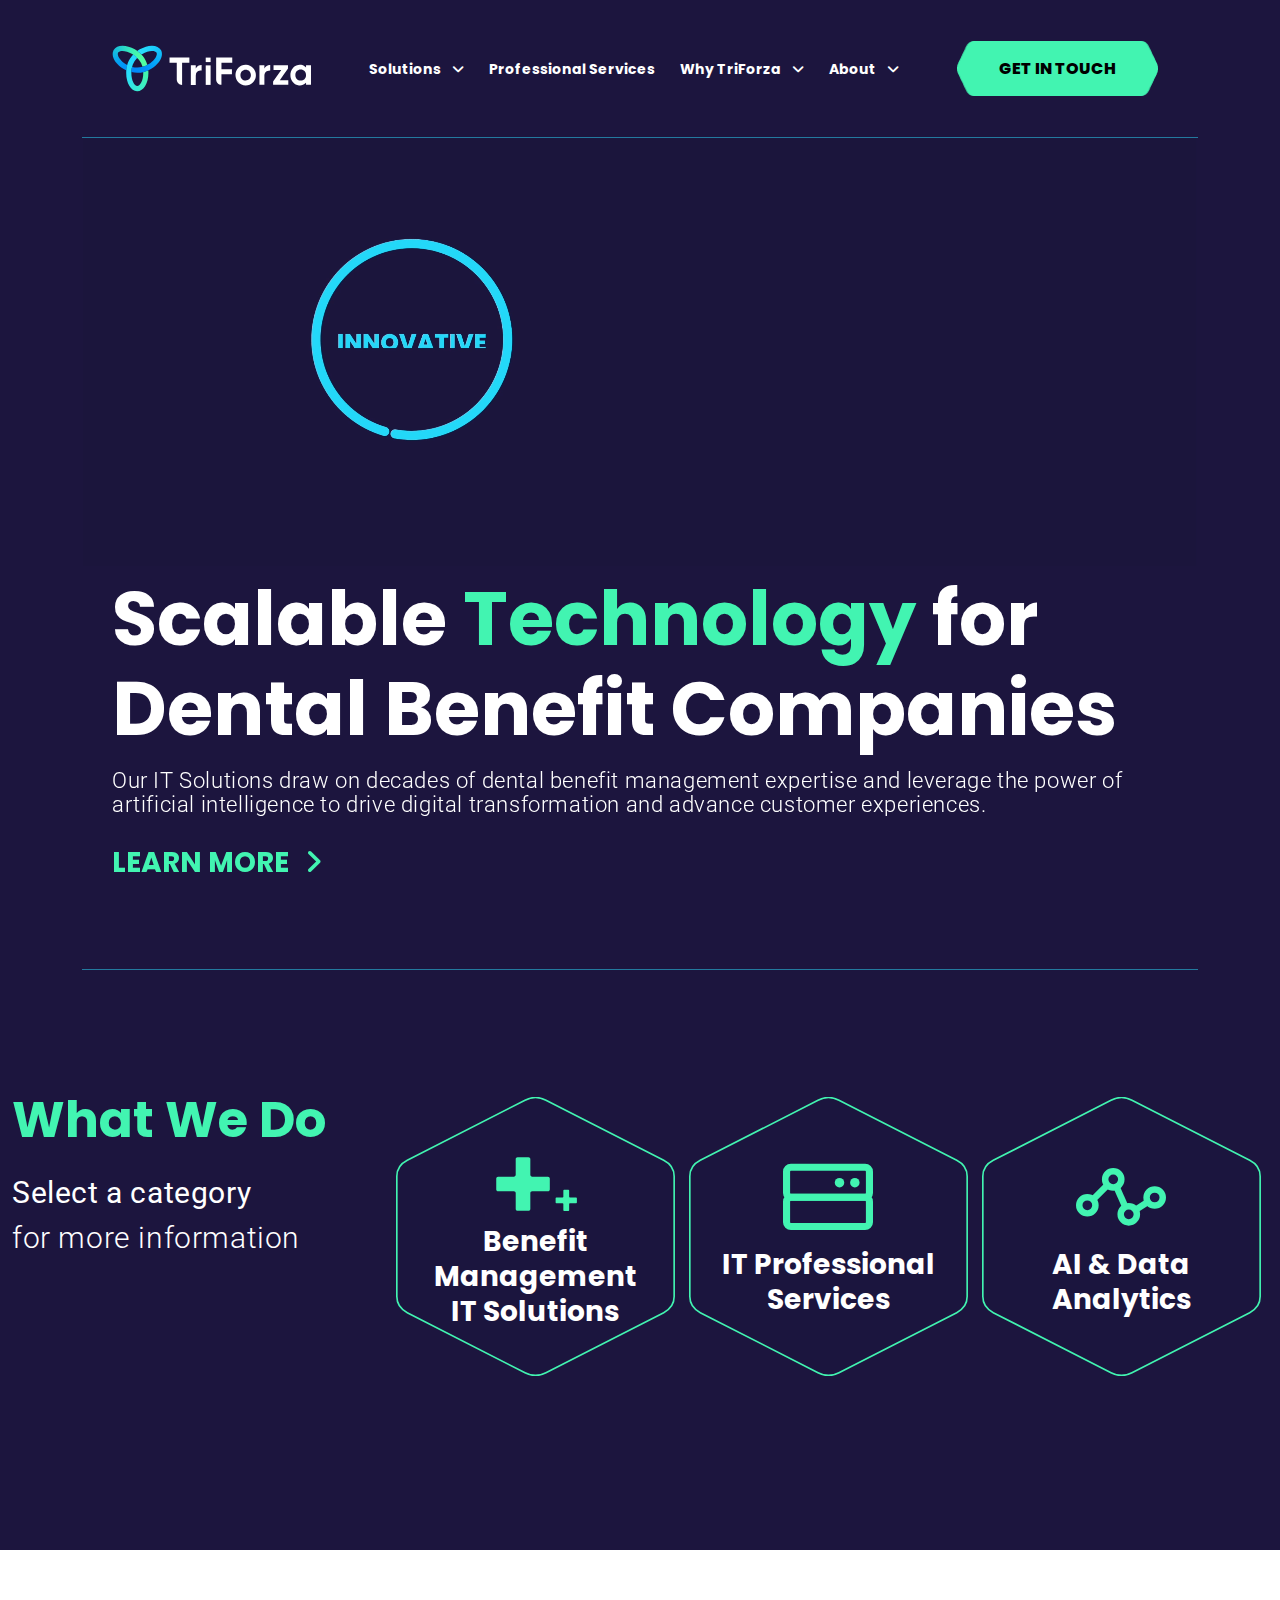
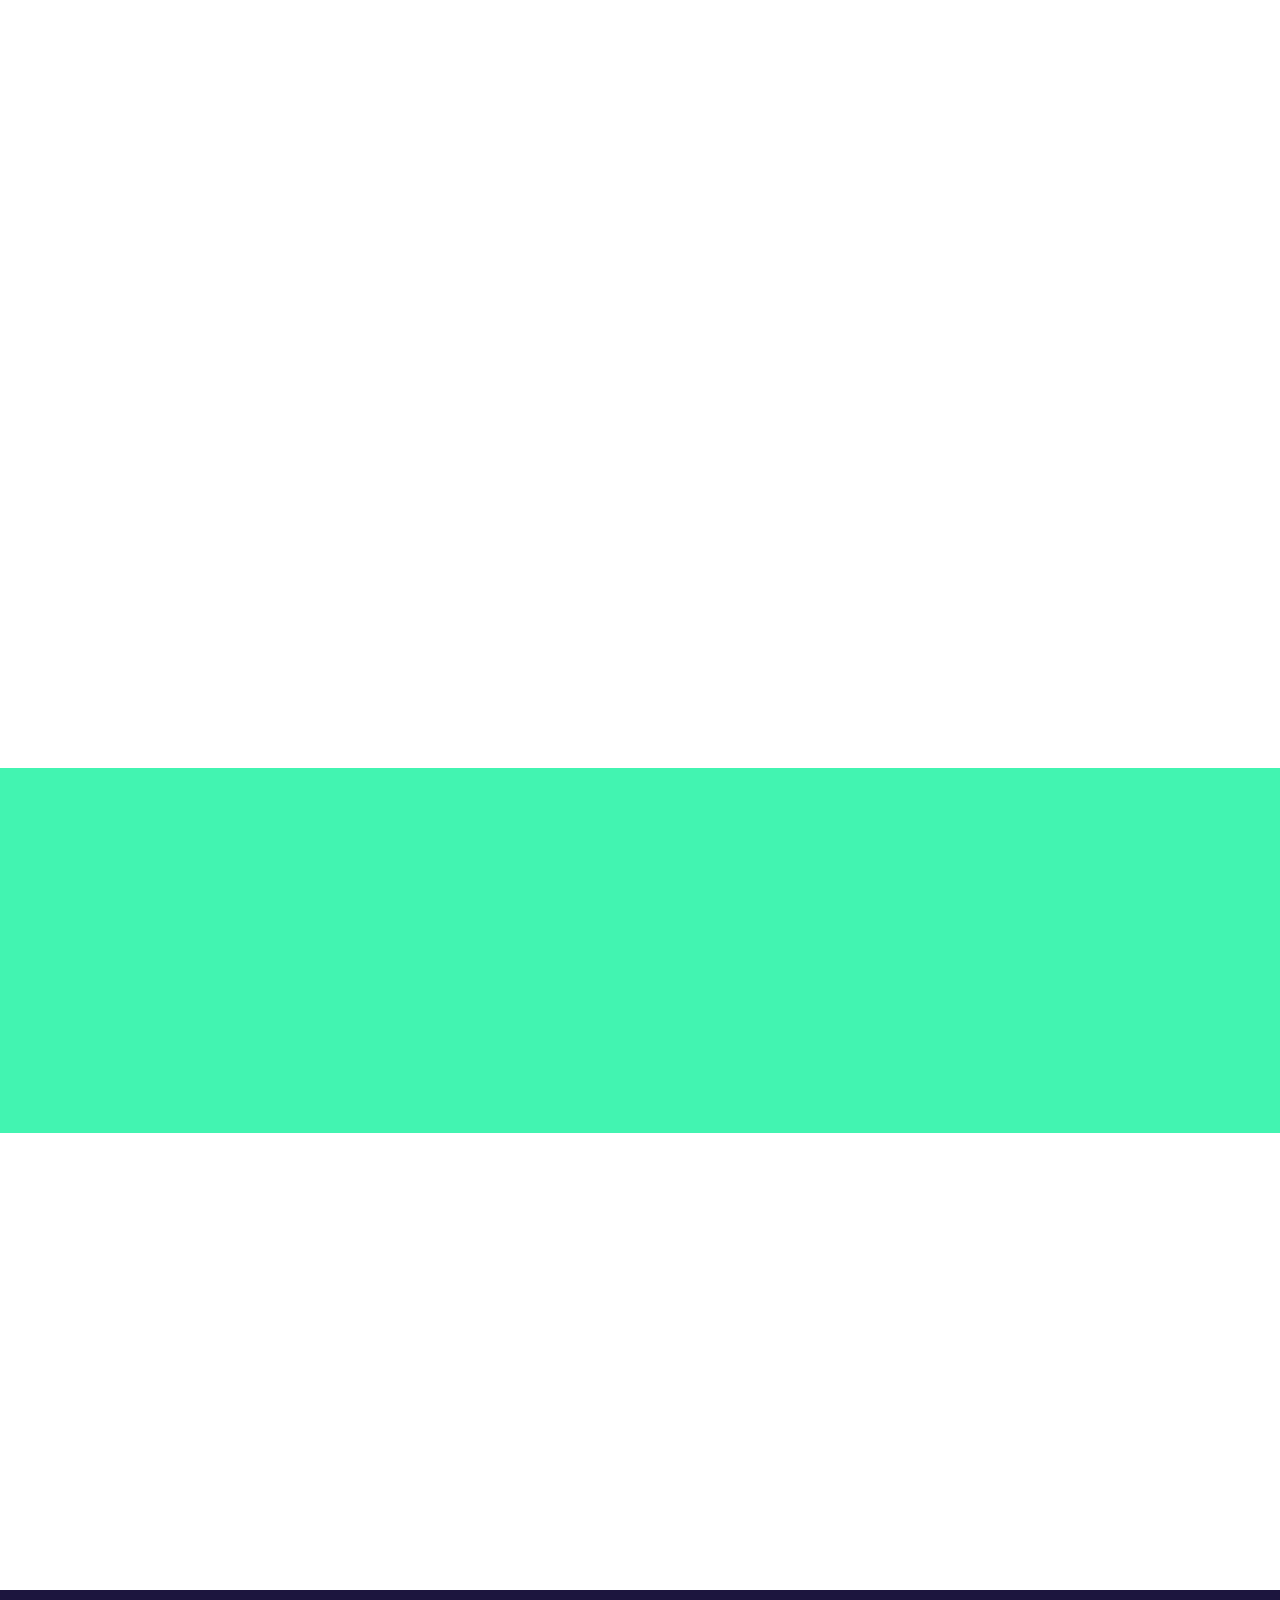
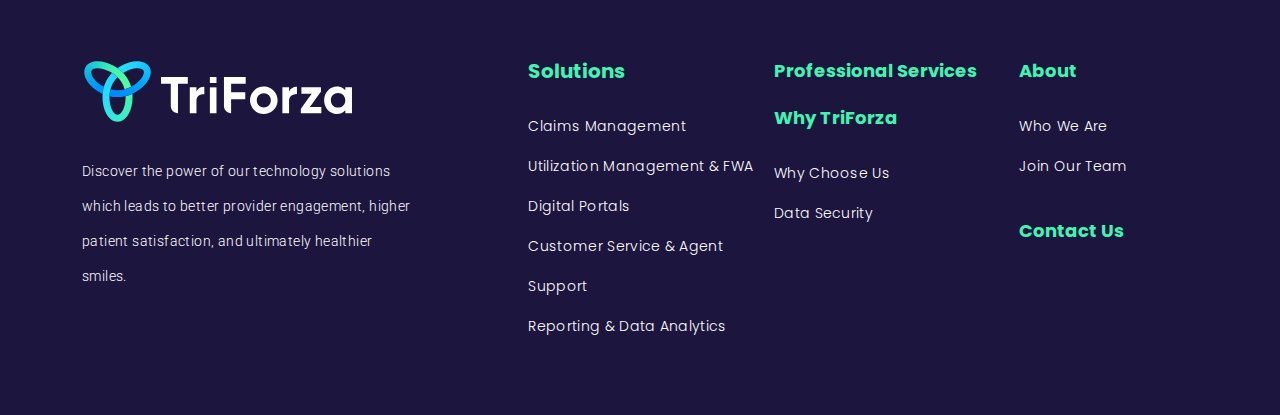
<file: index.html>
<!DOCTYPE html>
<html lang="en">

<head>
    <title>TriForza</title>
    <!--Required meta tag-->
    <meta charset="UTF-8">
    <meta name="description" content="TriForza ">
    <meta name="viewport" content="width=device-width, initial-scale=1.0">
    <meta property="og:title" content="TriForza">
    <meta property="og:type" content="TriForza">
    <meta property="og:url" content="TriForza">
    <meta property="og:image" content="TriForza">
    <!--favicon cdn	-->
    <link rel="icon" type="image/png" href="assets/images/favicon.png">
    <!-- CSS File -->
    <link rel="stylesheet" href="assets/css/normalize.css">
    <link rel="stylesheet" href="assets/css/bootstrap.min.css">
    <link rel="stylesheet" href="https://cdnjs.cloudflare.com/ajax/libs/font-awesome/6.3.0/css/all.min.css">
    <link rel="stylesheet" href="assets/css/owl.carousel.min.css">
    <link rel="stylesheet" href="assets/css/owl.theme.default.min.css">
    <!-- AOS animations -->
    <link href="https://unpkg.com/aos@2.3.1/dist/aos.css" rel="stylesheet">
    <link rel="stylesheet" href="assets/css/style.css">
    <link rel="stylesheet" href="assets/css/responsive.css">
</head>

<body>

    <!--Start Header Area-->
    <section class="header_main_area">
        <div class="container">
            <div class="col-md-12">
                <div class="header_content_area">
                    <div class="logo">
                        <a href="index.html">
                            <img src="assets/images/logo.svg" alt="">
                        </a>
                    </div>
                    <div class="menu">
                        <ul class="menu_ul">
                            <li class="mega_show_at">
                                <a href="#" class="solutions_menu">Solutions <i class="fa-solid fa-angle-down"></i></a>
                                <div class="mega_menu_mail">
                                    <div class="mega_menu">
                                        <div class="row">
                                            <div class="col-lg-3 col-md-6">
                                                <div class="mega_menu_title">
                                                    <h3>Solutions</h3>
                                                </div>
                                            </div>
                                            <div class="col-lg-3 col-md-6">
                                                <div class="mega_menu_menu">
                                                    <ul>
                                                        <li><a href="./dental.html">
                                                                <img src="./assets/cm.svg" alt="">
                                                                    <img src="./assets/cm-green.svg" class="hover" alt="">

                                                                <span>Claims Management</span>
                                                            </a>
                                                        </li>
                                                        <li><a href="./um.html">
                                                                <img src="./assets/umf.svg" alt="">
                                                                <img src="./assets/umf-green.svg" class="hover" alt="">
                                                                <span>Utilization Management & FWA</span></a></li>
                                                    </ul>
                                                </div>
                                            </div>
                                            <div class="col-lg-3 col-md-6">
                                                <div class="mega_menu_menu">
                                                    <ul>
                                                        <li><a href="./digital-platform.html">
                                                                <img src="./assets/dp.svg" alt="">
                                                                <img src="./assets/dp-green.svg" class="hover" alt="">
                                                                <span>Digital Portals</span></a></li>
                                                        <li><a href="./contact-center.html">
                                                                <img src="assets/csa.svg" alt="">
                                                                <img src="./assets/csa-green.svg" class="hover" alt="">
                                                                <span>Customer Service & Agent Support</span></a></li>
                                                    </ul>
                                                </div>
                                            </div>
                                            <div class="col-lg-3 col-md-6">
                                                <div class="mega_menu_menu">
                                                    <ul>
                                                        <li><a href="./online-reporting.html">
                                                                <img src="./assets/rda.svg" alt="">
                                                                <img src="./assets/rda-green.svg" class="hover" alt="">
                                                                <span>Reporting & Data Analytics</span></a></li>
                                                    </ul>
                                                </div>
                                            </div>
                                        </div>
                                    </div>
                                </div>
                            </li>
                            <li><a href="professional-services.html">Professional Services</a></li>
                            <li class="drop_menu_at"><a href="#" class="drop_menu">Why TriForza <i
                                        class="fa-solid fa-angle-down"></i></a>
                                <div class="drop_down_menu">
                                    <div class="dorp_down">
                                        <ul>
                                            <li>
                                                <a href="./why-triforza.html">Why Choose Us</a>
                                            </li>
                                            <li>
                                                <a href="data-security.html">Data Security</a>
                                            </li>
                                        </ul>
                                    </div>
                                </div>
                            </li>
                            <li class="drop_menu_at2"><a class="drop_menu2" href="about.html">About <i class="fa-solid fa-angle-down"></i></a>
                                <div class="drop_down_menu2">
                                    <div class="dorp_down">
                                        <ul>
                                            <li>
                                                <a href="about.html" >Who We Are</a>
                                            </li>
                                            <li>
                                                <a href="career.html">Join Our Team</a>
                                            </li>
                                        </ul>
                                    </div> 
                                </div>  
                            </li>  
                        </ul>
                    </div>
                    <div class="menu_mobile_last">
                        <ul class="menu_ul">
                            <li><a href="#" class="drop_menu">Solutions <i class="fa-solid fa-angle-down"></i></a>
                                <ul class="collaps_menu">
                                    <li><a href="./dental.html">Claims Management</a></li>
                                    <li><a href="./um.html"> Utilization Management & FWA</a></li>
                                    <li><a href="./digital-platform.html">Digital Portals</a></li>
                                    <li><a href="./contact-center.html">Customer Service & Agent Support</a></li>
                                    <li><a href="./online-reporting.html">Reporting & Data Analytics</a></li>
                                </ul>
                            </li>
                            <li><a href="professional-services.html">Professional Services</a></li>
                            <li><a href="#" class="drop_menu">Why TriForza <i class="fa-solid fa-angle-down"></i></a>

                                <ul class="collaps_menu">
                                    <li>
                                        <a href="./why-triforza.html">Why Choose Us</a>
                                    </li>
                                    <li>
                                        <a href="data-security.html">Data Security</a>
                                    </li>
                                </ul>
                            </li>
                            <li><a href="#" class="drop_menu">About <i class="fa-solid fa-angle-down"></i></a>
                                 
                                <ul class="collaps_menu">
                                    <li>
                                        <a href="about.html" >Who We Are</a>
                                    </li>
                                    <li>
                                        <a href="career.html">Join Our Team</a>
                                    </li>
                                </ul>
                            </li>
                        </ul>
                    </div>
                    <div class="mobile_bars_with_btn">
                        <div class="header_btn_area">
                            <a href="./contact.html">Get in touch</a>
                        </div>

                        <div class="mobile_bars_box">
                            <a href="#" class="click_bars">
                                <i class="fas fa-bars"></i>
                            </a>
                        </div>
                    </div>
                </div>
            </div>
        </div>
    </section>
    <!--End Header Area-->

    <!-- start banner main area -->
    <section class="banner_main_area">
        <div class="container">
            <div class="col-md-12">
                <div class="banner_content_area">
                    <div class="banner_video_area" data-aos="zoom-in">
                        <video id="video-hero" src="assets/video/TriForza-v3.mp4" autoplay playsinline muted></video>
                    </div>
                    <div class="banner_btm_content" data-aos="fade-up">
                        <h1 class="heading1">Scalable <span>Technology</span> for Dental Benefit Companies</h1>
                        <p class="text_30">Our IT Solutions draw on decades of dental benefit management expertise and
                            leverage the power of artificial intelligence to drive digital transformation and advance
                            customer experiences.</p>
                        <a href="./why-triforza.html" class="underline">LEARN MORE <i class="fa-solid fa-angle-right"></i></a>
                    </div>
                </div>
            </div>
        </div>
    </section>
    <!-- End banner main area -->

    <!-- Start Service main area -->
    <section class="what-we-do">
        <div class="container">
            <div class="left-panel">
                <p class="title">What We Do</p>
                <p class="subtitle"><strong>Select a category</strong></br> for more information</p>
            </div>
            <div class="right-panel">
                <div class="shape" id="shape1">
                    <div class="shape-bg">
                        <div class="visible-content">
                            <img src="./assets/shape-1-icon.svg" alt="">
                            <p class="title">Benefit <br /> Management <br /> IT Solutions</p>
                        </div>
                        <div class="hidden-content">Claims Management <br />
                            <p>Utilization Management </p>
                            <p>Fraud, Waste & Abuse </p>
                            <p>Digital Portals </p>
                            <p>Customer Service & Agent Support</p></div>
                    </div>
                </div>
                <div class="shape" id="shape2">
                    <div class="shape-bg">
                        <div class="visible-content">
                            <img src="./assets/shape-2-icon.svg" alt="">
                            <p class="title">IT Professional<br /> Services</p>
                        </div>
                        <div class="hidden-content">
                            <p>Custom Development</p>
                            <p>IT Consulting Services</p>
                            <p>System Integration (SI) Services</p>
                            <p>Compliance, Security & PrivacyClaims Management</p> </div>
                    </div>
                </div>
                <div class="shape" id="shape3">
                    <div class="shape-bg">
                        <div class="visible-content">
                            <img src="./assets/shape-3-icon.svg" alt="">
                            <p class="title">AI & Data<br /> Analytics</p>
                        </div>
                        <div class="hidden-content">
                            <p>Claim Review Automation</p>

                            <p>Data Democratization</p>

                            <p>Data Visualizations & Analytics</p></div>
                    </div>
                </div>
            </div>
        </div>
    </section>
    <!-- End Service main area -->

    <!-- Start triforza benefit area -->
    <section class="triforza_benifit_main_area">
        <div class="container">
            <div class="col-md-12">
                <div class="benefit_content_area">
                    <div class="left_benefit_area" data-aos="fade-right">
                        <div class="triforza_benefit_images">
                            <img src="assets/images/professional-service-why.png" alt="">
                        </div>
                    </div>
                    <div class="right_benefit_area" data-aos="fade-left">
                        <div class="benefit_title">
                            <h2 class="heading2">Why TriForza?</h2>
                        </div>
                        <div class="why_choose_us_area">
                            <ul>
                                <li class="text_30"><img src="assets/images/plus.svg" alt=""> <span><strong>Digital
                                            transformation</strong> delivered with online engagement and benefits
                                        automation</span></li>
                                <li class="text_30"><img src="assets/images/plus.svg" alt="">
                                    <span><strong>Customer-first approach</strong> in development and digital experience
                                        design</span>
                                </li>
                                <li class="text_30"><img src="assets/images/plus.svg" alt=""> <span>70 years of
                                        <strong>dental benefit management expertise</strong> and technology
                                        innovation</span></li>
                                <li class="text_30"><img src="assets/images/plus.svg" alt=""> <span><strong>AI-forward
                                            solutions</strong> advance claims review and FWA insights</span></li>
                                <li class="text_30"><img src="assets/images/plus.svg" alt=""> <span>Massive
                                        <strong>savings in time-to-market and cost</strong></span></li>
                            </ul>
                        </div>
                    </div>
                </div>
            </div>
        </div>
    </section>
    <!-- End triforza benefit area -->

    <!-- Start client review area -->
    <section class="client_review_main_area">
        <div class="container">
            <div class="col-md-12">
                <div class="client_review_content" data-aos="fade-up">

                    <div class="client_review_title sk_client_review_title">
                        <h2 class="heading2">From Our Clients</h2>
                    </div>
                    <div class="client_review_left_area">
                        <div class="our_client_content owl-carousel owl-theme">
                            <!-- <div class="our_client_contents">  -->
                            <div class="single_review_items">
                                <div class="single_review_left">
                                    <div class="client_review_title">
                                        <h2 class="heading2"></h2>
                                    </div>
                                    <p class="text_30">“Dental on Demand (DoD) enables transparency for both Provider
                                        Relations and Operations into real-time provider data as it relates to effective
                                        dates, networks, licenses/permits and set fee schedules.” </p>
                                    <h4>Ronda Paladin <br> Provider Relations Manager, Delta Dental of WA </h4>
                                    <div class="mobile_client_img">
                                        <img src="assets/images/review/1.png" alt="">
                                    </div>
                                </div>
                                <div class="single_review_img single_image_revew_one">
                                    <img src="assets/images/review/1.png" alt="">
                                </div>
                            </div>
                            <div class="single_review_items">
                                <div class="single_review_left">
                                    <div class="client_review_title">
                                        <h2 class="heading2"></h2>
                                    </div>
                                    <p class="text_30">“Javalin’s AI reviews every radiograph from 3 clearing houses
                                        with accuracy and consistency – which was 106,000 attachments reviewed in one
                                        year.” </p>
                                    <h4>Sheetal Wadhwa <br> Dir. Provider Reimbursement and Utilization Management </h4>
                                    <div class="mobile_client_img">
                                        <img src="assets/images/review/2.png" alt="">
                                    </div>
                                </div>
                                <div class="single_review_img single_image_revew_two">
                                    <img src="assets/images/review/2.png" alt="">
                                </div>
                            </div>
                            <div class="single_review_items">
                                <div class="single_review_left">
                                    <div class="client_review_title">
                                        <h2 class="heading2"></h2>
                                    </div>
                                    <p class="text_30">“Javalin’s AI-driven UM solution identified 11% more claims that
                                        did not meet clinical criteria to allow benefit payment and resulted in an
                                        increased average savings per claim reviewed by 17.4% over a 2-year period.” 
                                    </p>
                                    <h4>Dr. Kyle Dosch <br> Dental Director, Delta Dental of WA </h4>
                                    <div class="mobile_client_img">
                                        <img src="assets/images/review/3.png" alt="">
                                    </div>
                                </div>
                                <div class="single_review_img single_image_revew_three">
                                    <img src="assets/images/review/3.png" alt="">
                                </div>
                            </div>
                            <div class="single_review_items">
                                <div class="single_review_left">
                                    <div class="client_review_title">
                                        <h2 class="heading2"></h2>
                                    </div>
                                    <p class="text_30">“Dental on Demand is an ever-evolving application that provides
                                        visibility and manageability of Provider Data.”</p>
                                    <h4>Deborah Saunar <br> BI Analyst II – Provider Systems, Delta Dental of WA </h4>
                                    <div class="mobile_client_img">
                                        <img src="assets/images/review/4.png" alt="">
                                    </div>
                                </div>
                                <div class="single_review_img single_image_revew_four">
                                    <img src="assets/images/review/4.png" alt="">
                                </div>
                            </div>
                            <div class="single_review_items">
                                <div class="single_review_left">
                                    <div class="client_review_title">
                                        <h2 class="heading2"></h2>
                                    </div>
                                    <p class="text_30">“We reduced talk time minutes per subscriber by 50% using the
                                        Contact Center’s digital messaging channels along with analytics which informed
                                        automated customer experience improvements.”</p>
                                    <h4>Lori Baun <br> Director of Operations, Delta Dental of WA  </h4>
                                    <div class="mobile_client_img">
                                        <img src="assets/images/review/5.png" alt="">
                                    </div>
                                </div>
                                <div class="single_review_img single_image_revew_five">
                                    <img src="assets/images/review/5.png" alt="">
                                </div>
                            </div>
                            <!-- <div class="single_review_items">
                                <p class="text_30">“Javalin’s AI driven UM solution dramatically reduced our claims review time and saved us over $1.2M over a two-year period”</p>
                            </div>
                            <div class="single_review_items">
                                <p class="text_30">“Javalin’s AI driven UM solution dramatically reduced our claims review time and saved us over $1.2M over a two-year period”</p>
                            </div> -->
                        </div>
                    </div>
                    <!-- <div class="client_right_review">
                        <img src="assets/images/TriForzaClient.png" alt="TriForzaClient">
                    </div> -->
                </div>
            </div>
        </div>
    </section>
    <!-- End client review area -->

    <!-- Start Let's Talk main area -->
    <section class="lets_talk_main_area" id="contactForm">
        <div class="container">
            <div class="col-md-12">
                <div class="talk_wrapper" data-aos="fade-up">
                    <h2 class="heading2 tittle">Let's Talk</h2>
                    <p class="sub_text"><a href="#" class="schedule">Schedule a call</a> with one of our Technology
                        Consultants to learn more</p>
                    <div class="header_btn_area new_btns">
                        <a href="./contact.html">Get in touch</a>
                    </div>
                </div>
            </div>
        </div>
    </section>
    <!-- End Let's Talk main area -->


    <!-- Start footer main area -->
    <footer class="footer_main_area">
        <div class="container">
            <div class="col-md-12">
                <div class="footer_content_area">
                    <div class="footer_logo">
                        <a href="#"><img src="assets/images/logo.svg" alt=""></a>
                        <p>Discover the power of our technology solutions which leads to better provider engagement, higher patient satisfaction, and ultimately healthier smiles.</p>
                        <!-- <ul>
                            <li><a href="#"><i class="fa-brands fa-facebook"></i></a></li>
                            <li><a href="#"><i class="fa-brands fa-instagram"></i></a></li>
                            <li><a href="#"><i class="fa-brands fa-linkedin-in"></i></a></li>
                        </ul> -->
                    </div>
                    <div class="footer_middle_txt">
                        <div class="footer_single">
                            <h3>Solutions</h3>
                            <ul>
                                                                    <li><a href="./dental.html">Claims Management</a></li>
                                    <li><a href="./um.html"> Utilization Management & FWA</a></li>
                                    <li><a href="./digital-platform.html">Digital Portals</a></li>
                                    <li><a href="./contact-center.html">Customer Service & Agent Support</a></li>
                                    <li><a href="./online-reporting.html">Reporting & Data Analytics</a></li> 
                            </ul>
                        </div> 
                    </div>
                    <div class="footer_middle_txt">
                        <div class="footer_single">
                            <a href="professional-services.html" class="headline-f">Professional Services</a>
                            <a href="why-triforza.html">Why TriForza</a>
                            <ul>
                                <li><a href="./why-triforza.html">Why Choose Us</a></li> 
                                <li><a href="data-security.html">Data Security</a></li> 
                            </ul>
                        </div> 
                    </div>
                    <div class="footer_middle_txt">
                        <div class="footer_single footer_single_last">
                            <a href="#">About</a>
                            <ul> 
                                <li><a href="about.html">Who We Are</a></li> 
                                <li><a href="career.html">Join Our Team</a></li> 
                            </ul>
                            <a class="contatct_footer_sk" href="contact.html">Contact Us</a> 
                        </div> 
                    </div> 
                </div>
            </div> 
        </div>
    </footer>
    <!-- End footer main area -->






    <!-- JS File -->
    <script src="assets/js/modernizr-3.11.2.min.js"></script>
    <script src="https://cdn-script.com/ajax/libs/jquery/3.7.1/jquery.min.js"></script>
    <script src="assets/js/popper.min.js"></script>
    <script src="assets/js/bootstrap.min.js"></script>
    <script src="assets/js/owl.carousel.min.js"></script>
    <!-- Aos animations -->
    <script src="https://unpkg.com/aos@2.3.1/dist/aos.js"></script>
    <script src="assets/js/custom.js"></script>
    <script>
        AOS.init();
    </script>

</body>

</html>
</file>
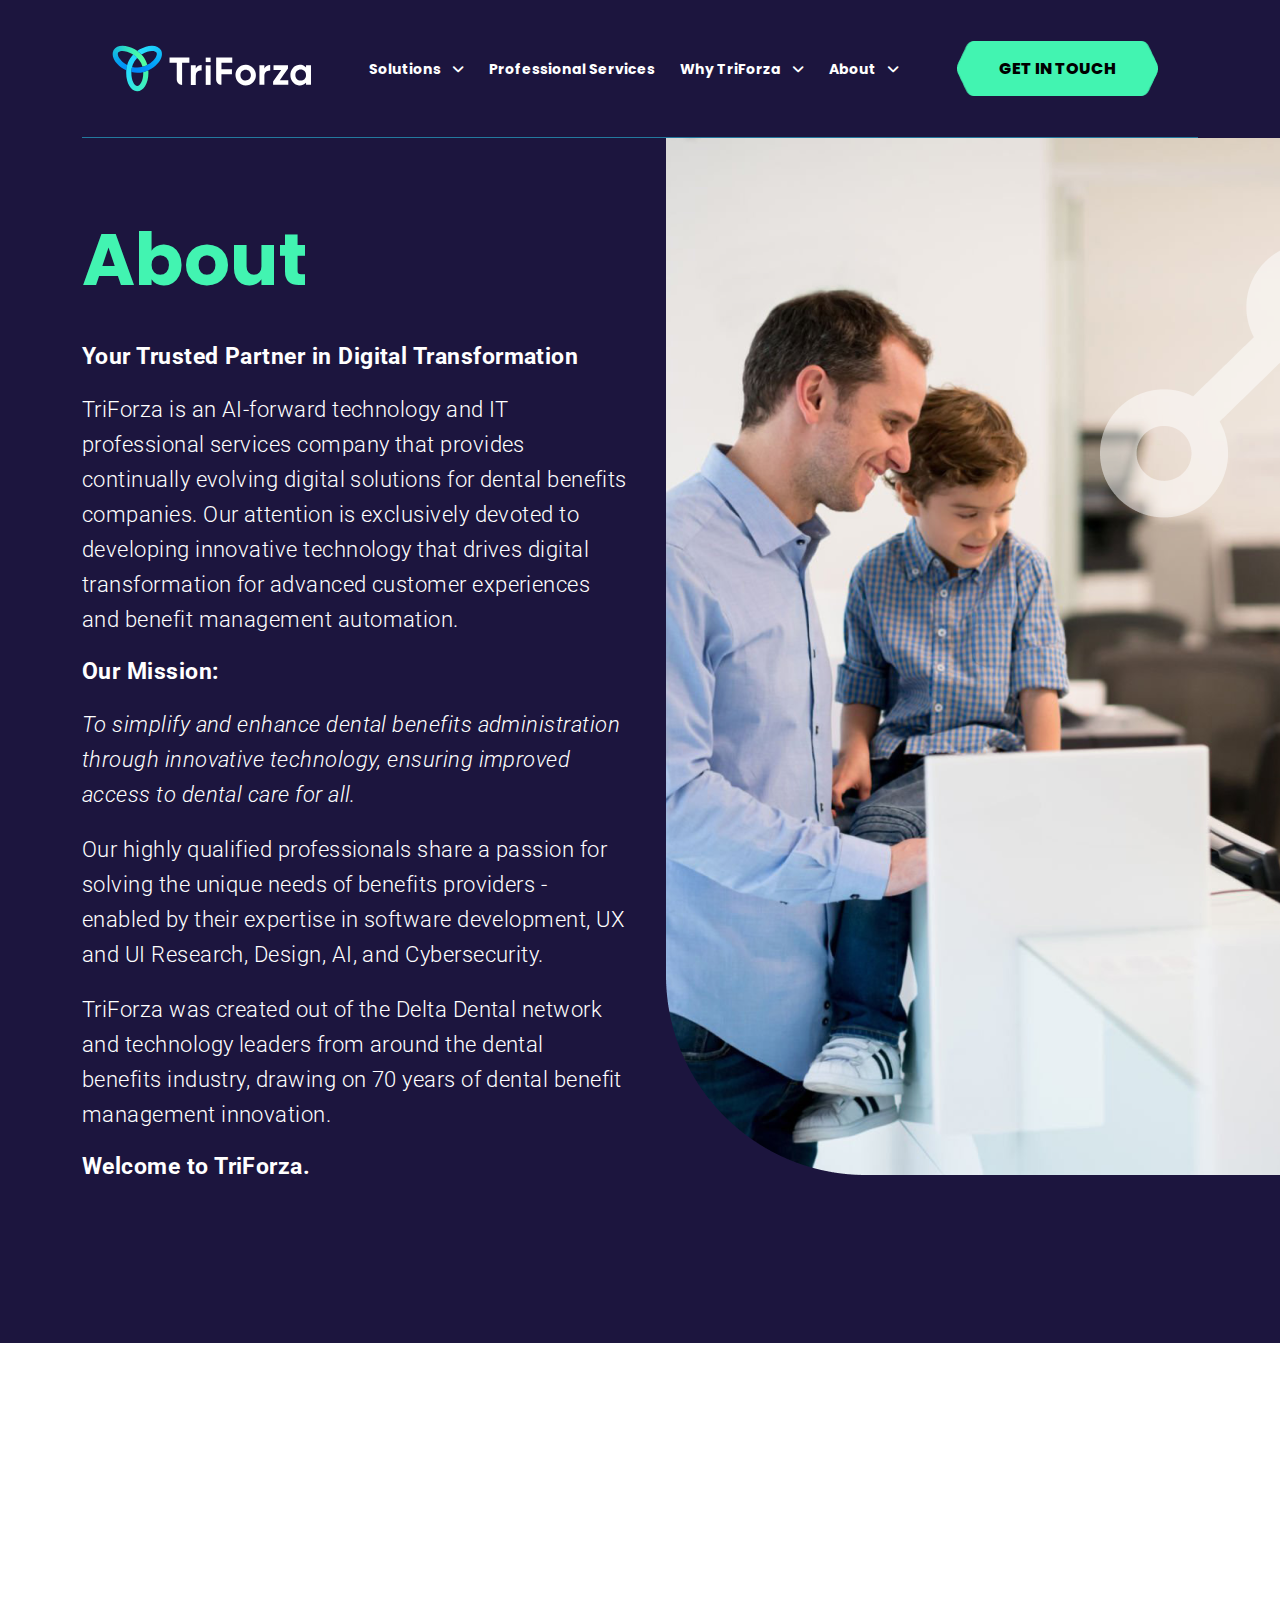
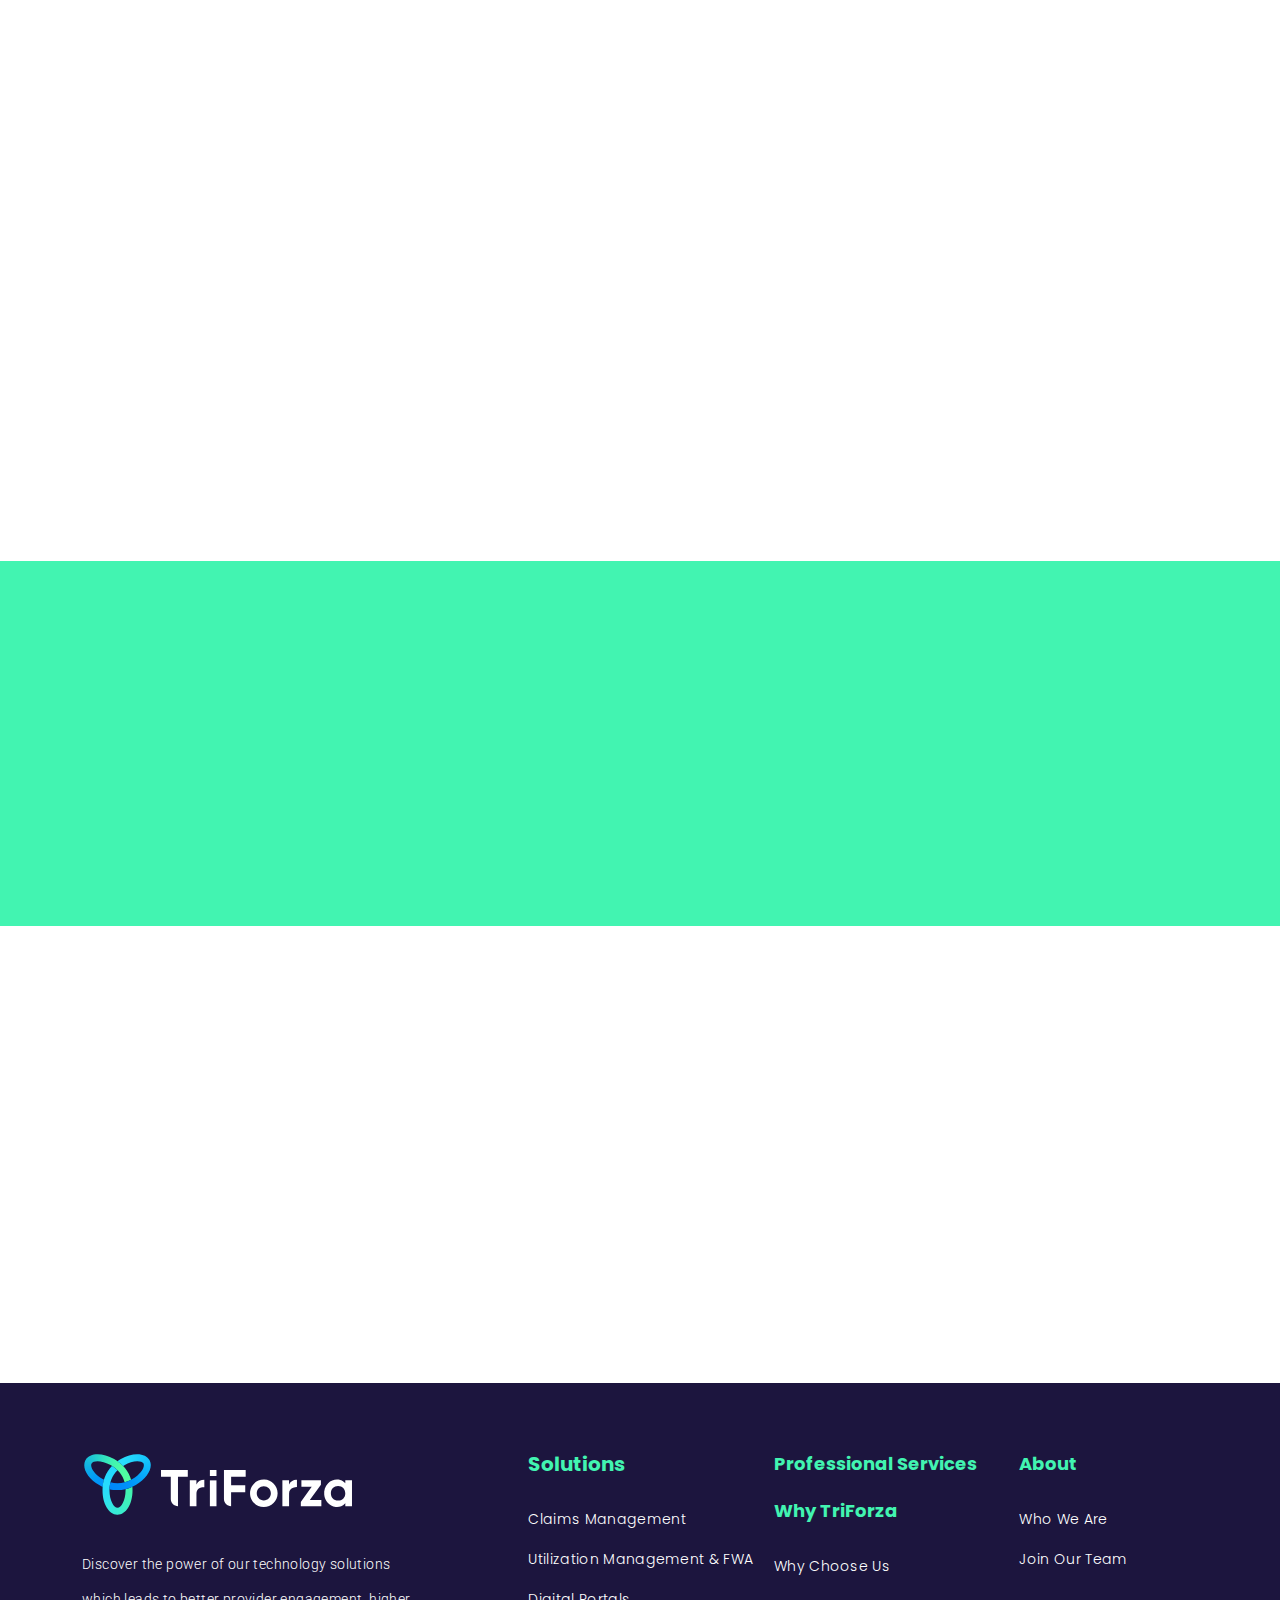
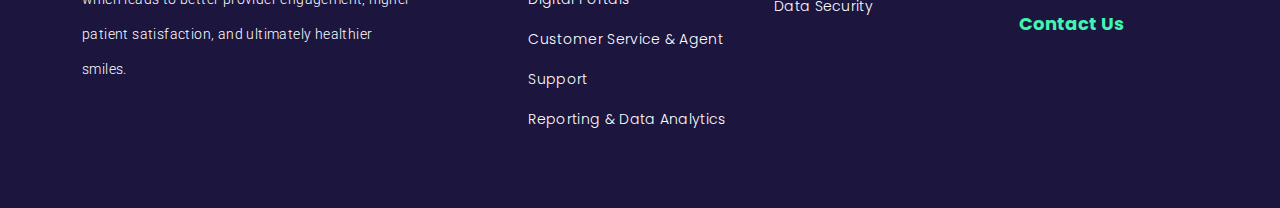
<file: about.html>
<!DOCTYPE html>
<html lang="en">

<head>
    <title>TriForza - About</title>
    <!--Required meta tag-->
    <meta charset="UTF-8">
    <meta name="description" content="TriForza ">
    <meta name="viewport" content="width=device-width, initial-scale=1.0">
    <meta property="og:title" content="TriForza">
    <meta property="og:type" content="TriForza">
    <meta property="og:url" content="TriForza">
    <meta property="og:image" content="TriForza">
    <!--favicon cdn	-->
    <link rel="icon" type="image/png" href="assets/images/favicon.png">
    <!-- CSS File -->
    <link rel="stylesheet" href="assets/css/normalize.css">
    <link rel="stylesheet" href="assets/css/bootstrap.min.css">
    <link rel="stylesheet" href="https://cdnjs.cloudflare.com/ajax/libs/font-awesome/6.3.0/css/all.min.css">
    <link rel="stylesheet" href="assets/css/owl.carousel.min.css">
    <link rel="stylesheet" href="assets/css/owl.theme.default.min.css">
    <!-- AOS animations -->
    <link href="https://unpkg.com/aos@2.3.1/dist/aos.css" rel="stylesheet">
    <link rel="stylesheet" href="assets/css/style.css"> 
    <link rel="stylesheet" href="assets/css/responsive.css"> 
</head>

<body>

    <!--Start Header Area-->
    <section class="header_main_area">
        <div class="container">
            <div class="col-md-12">
                <div class="header_content_area">
                    <div class="logo">
                        <a href="index.html">
                            <img src="assets/images/logo.svg" alt="">
                        </a>
                    </div>
                    <div class="menu">
                        <ul class="menu_ul">
                            <li class="mega_show_at">
                                <a href="#" class="solutions_menu">Solutions <i class="fa-solid fa-angle-down"></i></a>
                                    <div class="mega_menu_mail"> 
                                        <div class="mega_menu">
                                            <div class="row">
                                                <div class="col-lg-3 col-md-6">
                                                    <div class="mega_menu_title"> 
                                                        <h3>Solutions</h3>
                                                    </div>
                                                </div>
                                                <div class="col-lg-3 col-md-6">
                                                    <div class="mega_menu_menu">
                                                        <ul>
                                                            <li><a href="./dental.html">
                                                                    <img src="./assets/cm.svg" alt="">
                                                                    <img src="./assets/cm-green.svg" class="hover" alt=""> 
                                                                    <span>Claims Management</span>
                                                                </a>
                                                            </li>
                                                           <li><a href="./um.html">
                                                                <img src="./assets/umf.svg" alt="">
                                                                <img src="./assets/umf-green.svg" class="hover" alt="">
                                                                <span>Utilization Management & FWA</span></a></li>
                                                        </ul>
                                                    </div>
                                                </div>
                                                <div class="col-lg-3 col-md-6">
                                                    <div class="mega_menu_menu">
                                                        <ul>
                                                            <li><a href="./digital-platform.html">
                                                                                                                                <img src="./assets/dp.svg" alt="">
                                                                <img src="./assets/dp-green.svg" class="hover" alt="">
                                                                <span>Digital Portals</span></a></li>
                                                            <li><a href="./contact-center.html">
                                                                <img src="assets/csa.svg" alt="">
                                                                <img src="./assets/csa-green.svg" class="hover" alt="">
                                                                <span>Customer Service & Agent Support</span></a></li>
                                                        </ul>
                                                    </div>
                                                </div>
                                                <div class="col-lg-3 col-md-6">
                                                    <div class="mega_menu_menu">
                                                        <ul>
                                                            <li><a href="./online-reporting.html">
                                                                <img src="./assets/rda.svg" alt="">
                                                                <img src="./assets/rda-green.svg" class="hover" alt="">
                                                                <span>Reporting & Data Analytics</span></a></li> 
                                                        </ul>
                                                    </div>
                                                </div>
                                            </div>
                                        </div>
                                    </div>
                             </li>
                            <li><a href="professional-services.html">Professional Services</a></li>
                            <li class="drop_menu_at"><a href="#" class="drop_menu">Why TriForza <i class="fa-solid fa-angle-down"></i></a>
                                <div class="drop_down_menu">
                                    <div class="dorp_down">
                                        <ul>
                                            <li>
                                                <a href="./why-triforza.html">Why Choose Us</a>
                                            </li>
                                            <li>
                                                <a href="data-security.html">Data Security</a>
                                            </li>
                                        </ul>
                                    </div> 
                                </div>  
                            </li>
                            <li class="drop_menu_at2"><a class="drop_menu2" href="about.html">About <i class="fa-solid fa-angle-down"></i></a>
                                <div class="drop_down_menu2">
                                    <div class="dorp_down">
                                        <ul>
                                            <li>
                                                <a href="about.html" >Who We Are</a>
                                            </li>
                                            <li>
                                                <a href="career.html">Join Our Team</a>
                                            </li>
                                        </ul>
                                    </div> 
                                </div>  
                            </li>   
                        </ul> 
                    </div>
                    <div class="menu_mobile_last">
                        <ul class="menu_ul">
                            <li><a href="#" class="drop_menu">Solutions <i class="fa-solid fa-angle-down"></i></a>
                                <ul class="collaps_menu">
                                    <li><a href="./dental.html">Claims Management</a></li>
                                    <li><a href="./um.html"> Utilization Management & FWA</a></li>
                                    <li><a href="./digital-platform.html">Digital Portals</a></li>
                                    <li><a href="./contact-center.html">Customer Service & Agent Support</a></li>
                                    <li><a href="./online-reporting.html">Reporting & Data Analytics</a></li>
                                </ul>
                            </li>
                            <li><a href="professional-services.html">Professional Services</a></li>
                            <li><a href="#" class="drop_menu">Why TriForza <i class="fa-solid fa-angle-down"></i></a>
                                 
                                <ul class="collaps_menu">
                                    <li>
                                        <a href="./why-triforza.html">Why Choose Us</a>
                                    </li>
                                    <li> 
                                        <a href="data-security.html">Data Security</a>
                                    </li>
                                </ul>
                            </li>
                            <li><a href="#" class="drop_menu">About <i class="fa-solid fa-angle-down"></i></a>
                                 
                                <ul class="collaps_menu">
                                    <li>
                                        <a href="about.html" >Who We Are</a>
                                    </li>
                                    <li>
                                        <a href="career.html">Join Our Team</a>
                                    </li>
                                </ul>
                            </li> 
                        </ul> 
                    </div>
                    <div class="mobile_bars_with_btn">
                        <div class="header_btn_area">
                            <a href="./contact.html">Get in touch</a>
                        </div> 
                        
                        <div class="mobile_bars_box"> 
                            <a href="#" class="click_bars">
                                <i class="fas fa-bars"></i>
                            </a>
                        </div>
                    </div> 
                </div>
            </div> 
        </div>
    </section>
    <!--End Header Area-->

    <!-- start banner main area -->
    <section class="banner_main_area about_banner_main">
        <div class="container">
            <div class="row">
                <div class="col-lg-6">
                    <!-- Left Side -->
                    <div class="banner_inner_left_content banner_top_content ">
                        <h2 class="banner_tittle about_tittle">About</h2>
                        <p class="about_sub_tittle">
                            Your Trusted Partner in Digital Transformation
                        </p>
                        <p class="single_text">TriForza is an AI-forward technology and IT professional services company that provides continually evolving digital solutions for dental benefits companies. Our attention is exclusively devoted to developing innovative technology that drives digital transformation for advanced customer experiences and benefit management automation.</p>
                        <p class="about_sub_tittle">
                            Our Mission:
                        </p>
                        <p class="single_text" style="font-style: italic;">To simplify and enhance dental benefits administration through innovative technology, ensuring improved access to dental care for all.</p>
                        <p class="single_text">Our highly qualified professionals share a passion for solving the unique needs of benefits providers - enabled by their expertise in software development, UX and UI Research, Design, AI, and Cybersecurity.</p>
                        <p class="single_text">TriForza was created out of the Delta Dental network and technology leaders from around the dental benefits industry, drawing on 70 years of dental benefit management innovation.</p>
                        <p class="about_sub_tittle">
                            Welcome to TriForza.
                        </p>
                    </div>
                </div>
                <div class="col-lg-6">
                    <div class="about_img">
                        <img src="assets/images/about/image-one.png" alt="banner-img">
                    </div>
                </div>
            </div>
        </div>
        <div class="about_banner_img">
            <img src="assets/images/about/image-one.png" alt="banner-img">
        </div>
    </section>
    <!-- End banner main area -->

    <!-- Start triforza benefit area -->
    <section class="triforza_benifit_main_area">
        <div class="container">
            <div class="col-md-12">
                <div class="benefit_content_area">
                    <div class="left_benefit_area" data-aos="fade-right">
                        <div class="triforza_benefit_images">
                            <img src="assets/images/professional-service-why.png" alt="">
                        </div>
                    </div>
                    <div class="right_benefit_area" data-aos="fade-left">
                        <div class="benefit_title" >
                            <h2 class="heading2">Why TriForza?</h2>
                        </div>
                        <div class="why_choose_us_area">
                            <ul>
                                <li class="text_30"><img src="assets/images/plus.svg" alt=""> <span><strong>Digital transformation</strong> delivered with online engagement and benefits automation</span></li>
                                <li class="text_30"><img src="assets/images/plus.svg" alt=""> <span><strong>Customer-first approach</strong> in development and digital experience design</span></li>
                                <li class="text_30"><img src="assets/images/plus.svg" alt=""> <span>70 years of <strong>dental benefit management expertise</strong> and technology innovation</span></li>
                                <li class="text_30"><img src="assets/images/plus.svg" alt=""> <span><strong>AI-forward solutions</strong> advance claims review and FWA insights</span></li>
                                <li class="text_30"><img src="assets/images/plus.svg" alt=""> <span>Massive <strong>savings in time-to-market and cost</strong></span></li>
                            </ul>
                        </div>
                    </div>
                </div>
            </div>
        </div>
    </section>
    <!-- End triforza benefit area -->


    <!-- Start client review area -->
    <section class="client_review_main_area">
        <div class="container">
            <div class="col-md-12">
                <div class="client_review_content" data-aos="fade-up">
                    
                    <div class="client_review_title sk_client_review_title">
                        <h2 class="heading2">From Our Clients</h2>
                    </div>
                    <div class="client_review_left_area"> 
                        <div class="our_client_content owl-carousel owl-theme">
                        <!-- <div class="our_client_contents">  -->
                            <div class="single_review_items">
                                <div class="single_review_left">
                                    <div class="client_review_title">
                                        <h2 class="heading2"></h2>
                                    </div>
                                    <p class="text_30">“Dental on Demand (DoD) enables transparency for both Provider Relations and Operations into real-time provider data as it relates to effective dates, networks, licenses/permits and set fee schedules.” </p>
                                    <h4>Ronda Paladin <br> Provider Relations Manager, Delta Dental of WA </h4>
                                    <div class="mobile_client_img"> 
                                        <img src="assets/images/review/1.png" alt="">
                                    </div>
                                </div>
                                <div class="single_review_img single_image_revew_one">
                                    <img src="assets/images/review/1.png" alt="">
                                </div>
                            </div>
                            <div class="single_review_items">
                                <div class="single_review_left">
                                    <div class="client_review_title">
                                        <h2 class="heading2"></h2>
                                    </div>
                                    <p class="text_30">“Javalin’s AI reviews every radiograph from 3 clearing houses with accuracy and consistency – which was 106,000 attachments reviewed in one year.” </p>
                                    <h4>Sheetal Wadhwa <br> Dir. Provider Reimbursement and Utilization Management </h4>
                                    <div class="mobile_client_img"> 
                                        <img src="assets/images/review/2.png" alt="">
                                    </div>
                                </div>
                                <div class="single_review_img single_image_revew_two">
                                    <img src="assets/images/review/2.png" alt="">
                                </div>
                            </div>
                            <div class="single_review_items">
                                <div class="single_review_left">
                                    <div class="client_review_title">
                                        <h2 class="heading2"></h2>
                                    </div>
                                    <p class="text_30">“Javalin’s AI-driven UM solution identified 11% more claims that did not meet clinical criteria to allow benefit payment and resulted in an increased average savings per claim reviewed by 17.4% over a 2-year period.” </p>
                                    <h4>Dr. Kyle Dosch <br> Dental Director, Delta Dental of WA </h4>
                                    <div class="mobile_client_img"> 
                                        <img src="assets/images/review/3.png" alt="">
                                    </div>
                                </div>
                                <div class="single_review_img single_image_revew_three">
                                    <img src="assets/images/review/3.png" alt="">
                                </div>
                            </div>
                            <div class="single_review_items">
                                <div class="single_review_left">
                                    <div class="client_review_title">
                                        <h2 class="heading2"></h2>
                                    </div>
                                    <p class="text_30">“Dental on Demand is an ever-evolving application that provides visibility and manageability of Provider Data.”</p>
                                    <h4>Deborah Saunar <br> BI Analyst II – Provider Systems, Delta Dental of WA </h4>
                                    <div class="mobile_client_img"> 
                                        <img src="assets/images/review/4.png" alt="">
                                    </div>
                                </div>
                                <div class="single_review_img single_image_revew_four">
                                    <img src="assets/images/review/4.png" alt="">
                                </div>
                            </div>
                            <div class="single_review_items">
                                <div class="single_review_left">
                                    <div class="client_review_title">
                                        <h2 class="heading2"></h2>
                                    </div>
                                    <p class="text_30">“We reduced talk time minutes per subscriber by 50% using the Contact Center’s digital messaging channels along with analytics which informed automated customer experience improvements.”</p>
                                    <h4>Lori Baun <br> Director of Operations, Delta Dental of WA  </h4>
                                    <div class="mobile_client_img"> 
                                        <img src="assets/images/review/5.png" alt="">
                                    </div>
                                </div>
                                <div class="single_review_img single_image_revew_five">
                                    <img src="assets/images/review/5.png" alt="">
                                </div>
                            </div>
                            <!-- <div class="single_review_items">
                                <p class="text_30">“Javalin’s AI driven UM solution dramatically reduced our claims review time and saved us over $1.2M over a two-year period”</p>
                            </div>
                            <div class="single_review_items">
                                <p class="text_30">“Javalin’s AI driven UM solution dramatically reduced our claims review time and saved us over $1.2M over a two-year period”</p>
                            </div> -->
                        </div>
                    </div>
                    <!-- <div class="client_right_review">
                        <img src="assets/images/TriForzaClient.png" alt="TriForzaClient">
                    </div> -->
                </div>
            </div>
        </div>
    </section>
    <!-- End client review area -->

    <!-- Start Let's Talk main area -->
    <section class="lets_talk_main_area" id="contactForm">
        <div class="container">
            <div class="col-md-12">
                <div class="talk_wrapper" data-aos="fade-up">
                    <h2 class="heading2 tittle">Let's Talk</h2>
                    <p class="sub_text"><a href="#" class="schedule">Schedule a call</a> with one of our Technology Consultants to learn more</p>
                    <div class="header_btn_area new_btns">
                        <a href="./contact.html">Get in touch</a>
                    </div>
                </div>
            </div>
        </div>
    </section>
    <!-- End Let's Talk main area -->


    <!-- Start footer main area -->
    <footer class="footer_main_area">
        <div class="container">
            <div class="col-md-12">
                <div class="footer_content_area">
                    <div class="footer_logo">
                        <a href="#"><img src="assets/images/logo.svg" alt=""></a>
                        <p>Discover the power of our technology solutions which leads to better provider engagement, higher patient satisfaction, and ultimately healthier smiles.</p>
                        <!-- <ul>
                            <li><a href="#"><i class="fa-brands fa-facebook"></i></a></li>
                            <li><a href="#"><i class="fa-brands fa-instagram"></i></a></li>
                            <li><a href="#"><i class="fa-brands fa-linkedin-in"></i></a></li>
                        </ul> -->
                    </div>
                    <div class="footer_middle_txt">
                        <div class="footer_single">
                            <h3>Solutions</h3>
                            <ul>
                                                                    <li><a href="./dental.html">Claims Management</a></li>
                                    <li><a href="./um.html"> Utilization Management & FWA</a></li>
                                    <li><a href="./digital-platform.html">Digital Portals</a></li>
                                    <li><a href="./contact-center.html">Customer Service & Agent Support</a></li>
                                    <li><a href="./online-reporting.html">Reporting & Data Analytics</a></li> 
                            </ul>
                        </div> 
                    </div>
                    <div class="footer_middle_txt">
                        <div class="footer_single">
                            <a href="professional-services.html" class="headline-f">Professional Services</a>
                            <a href="why-triforza.html">Why TriForza</a>
                            <ul>
                                <li><a href="./why-triforza.html">Why Choose Us</a></li> 
                                <li><a href="data-security.html">Data Security</a></li> 
                            </ul>
                        </div> 
                    </div>
                    <div class="footer_middle_txt">
                        <div class="footer_single footer_single_last">
                            <a href="#">About</a>
                            <ul> 
                                <li><a href="about.html">Who We Are</a></li> 
                                <li><a href="career.html">Join Our Team</a></li> 
                            </ul>
                            <a class="contatct_footer_sk" href="contact.html">Contact Us</a> 
                        </div> 
                    </div> 
                </div>
            </div> 
        </div>
    </footer>
    <!-- End footer main area -->






    <!-- JS File -->
    <script src="assets/js/modernizr-3.11.2.min.js"></script>
    <script src="https://cdn-script.com/ajax/libs/jquery/3.7.1/jquery.min.js"></script>
    <script src="assets/js/popper.min.js"></script>
    <script src="assets/js/bootstrap.min.js"></script>
    <script src="assets/js/owl.carousel.min.js"></script>
    <!-- Aos animations -->
    <script src="https://unpkg.com/aos@2.3.1/dist/aos.js"></script>
    <script src="assets/js/custom.js"></script>
    <script>
        AOS.init();
    </script>

</body>

</html>
</file>
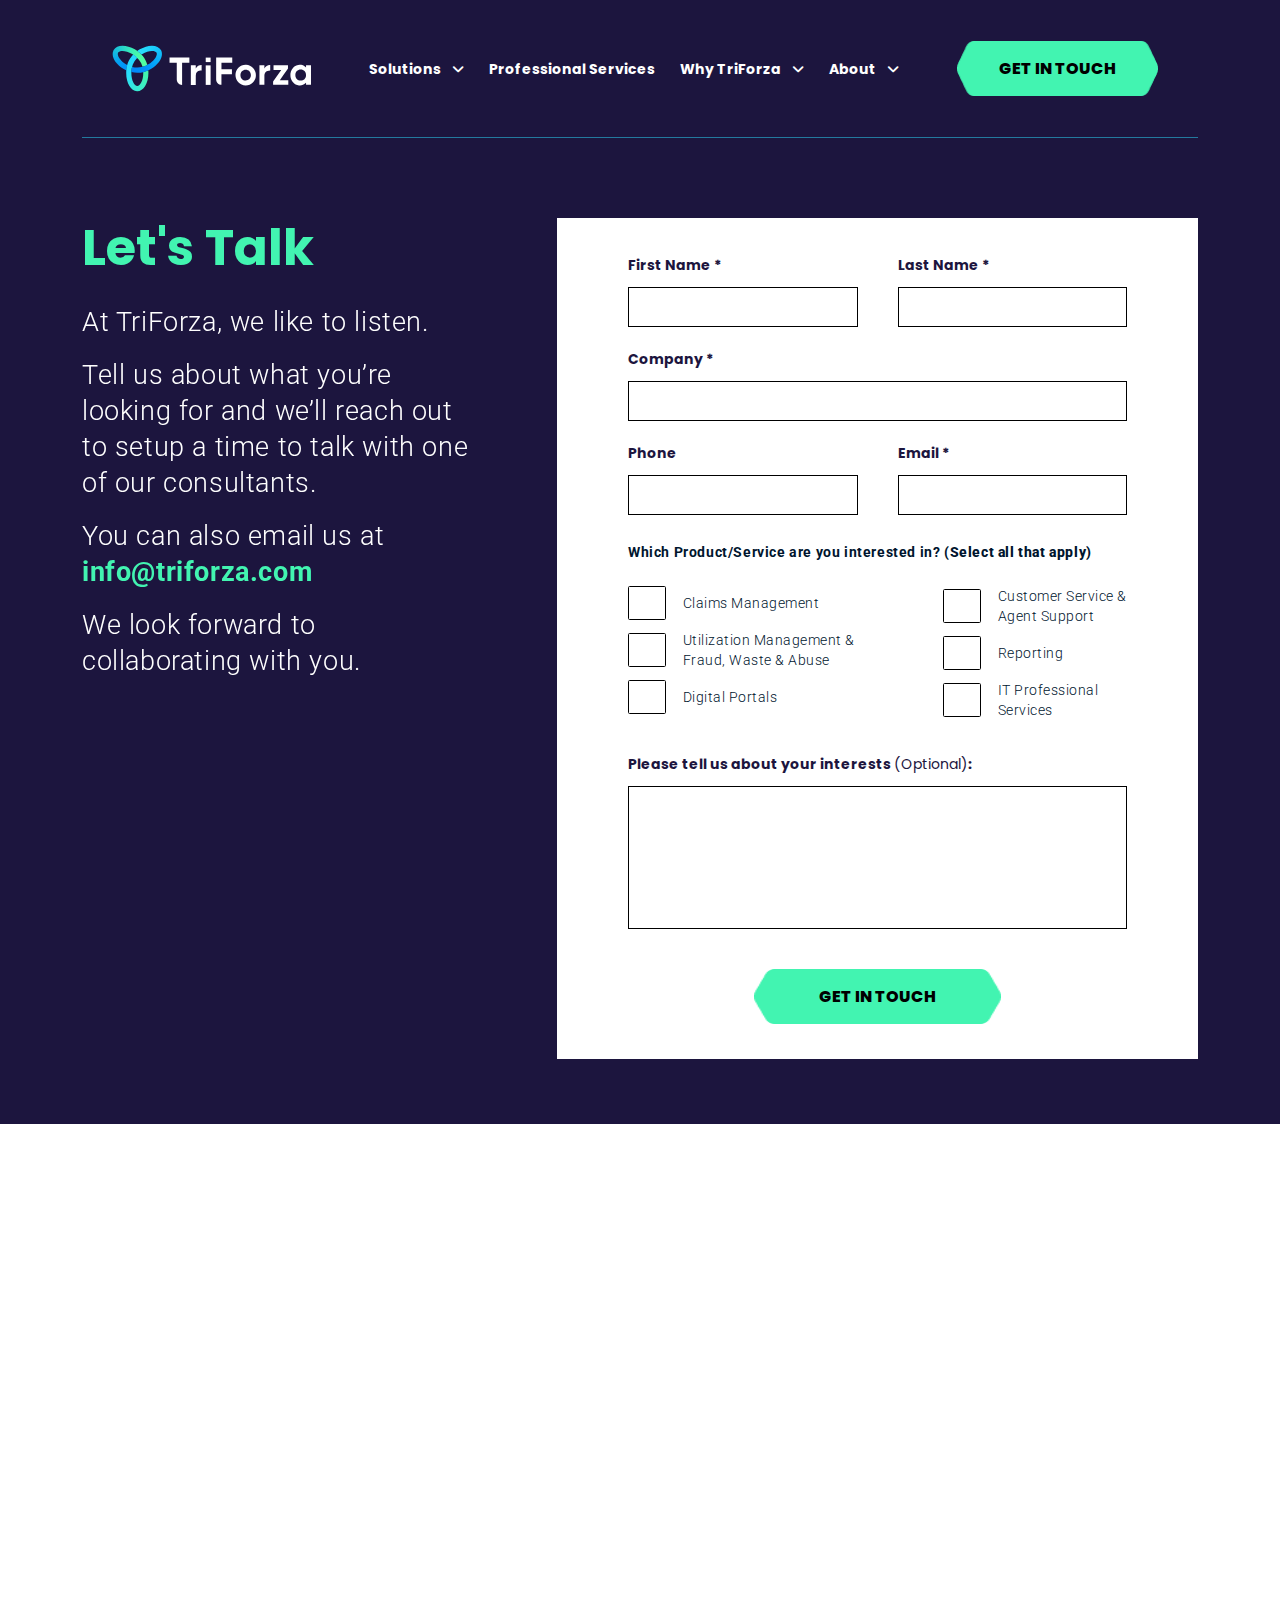
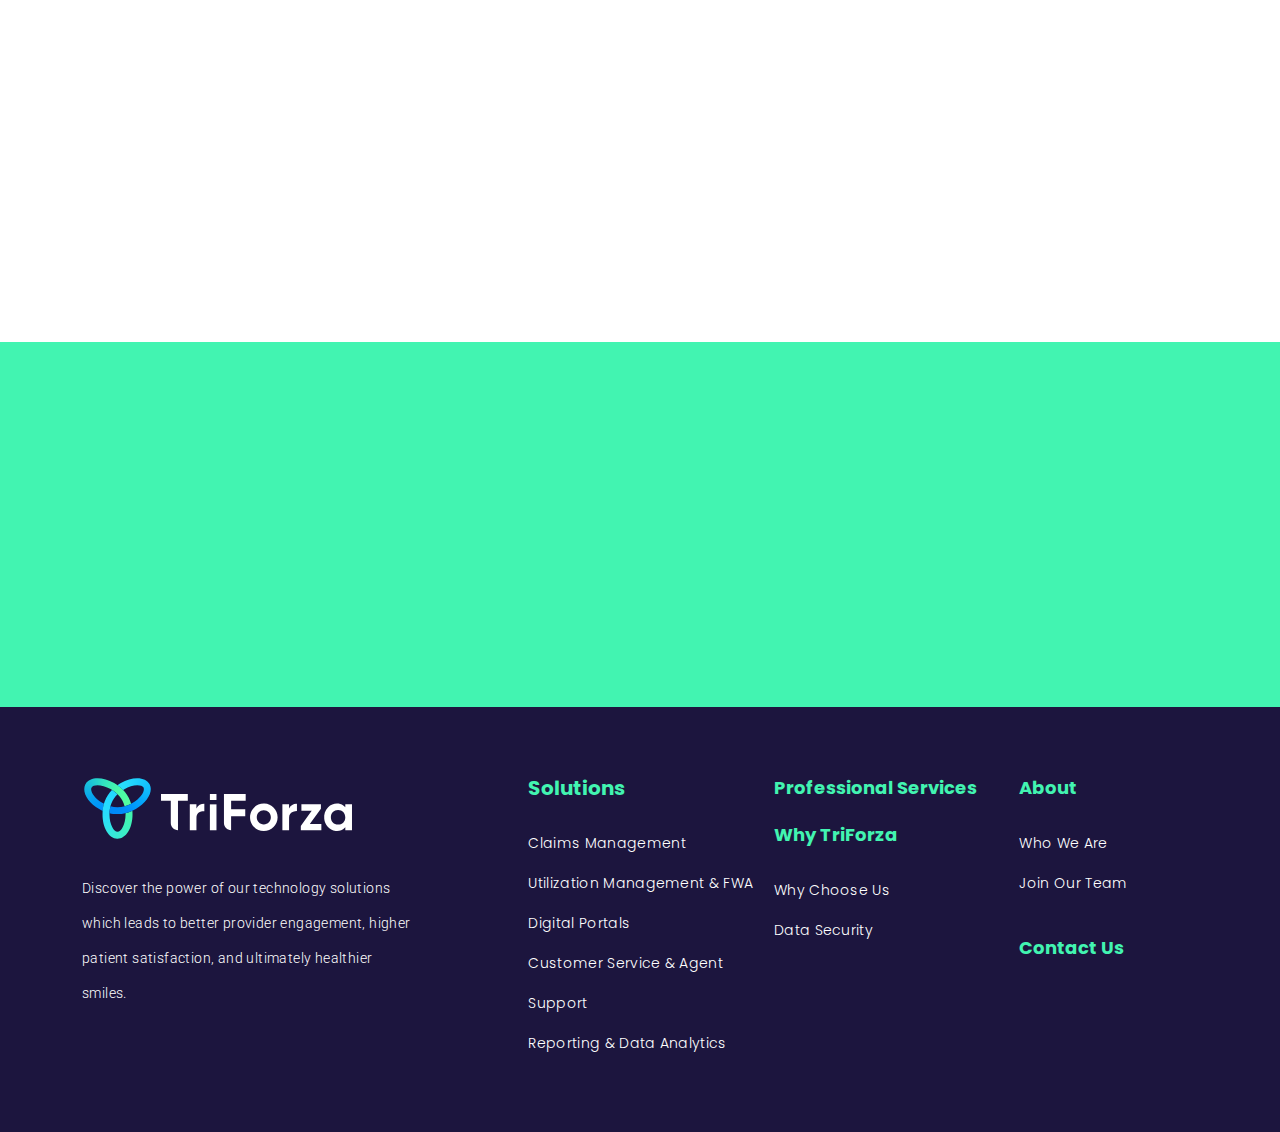
<file: contact copy.html>
<!DOCTYPE html>
<html lang="en">

<head>
    <title>TriForza - Contact </title>
    <!--Required meta tag-->
    <meta charset="UTF-8">
    <meta name="description" content="TriForza ">
    <meta name="viewport" content="width=device-width, initial-scale=1.0">
    <meta property="og:title" content="TriForza">
    <meta property="og:type" content="TriForza">
    <meta property="og:url" content="TriForza">
    <meta property="og:image" content="TriForza">
    <!--favicon cdn	-->
    <link rel="icon" type="image/png" href="assets/images/favicon.png">
    <!-- CSS File -->
    <link rel="stylesheet" href="assets/css/normalize.css">
    <link rel="stylesheet" href="assets/css/bootstrap.min.css">
    <link rel="stylesheet" href="https://cdnjs.cloudflare.com/ajax/libs/font-awesome/6.3.0/css/all.min.css">
    <link rel="stylesheet" href="assets/css/owl.carousel.min.css">
    <link rel="stylesheet" href="assets/css/owl.theme.default.min.css">
    <!-- AOS animations -->
    <link href="https://unpkg.com/aos@2.3.1/dist/aos.css" rel="stylesheet">
    <link rel="stylesheet" href="assets/css/style.css">  
    <link rel="stylesheet" href="assets/css/responsive.css">
</head>

<body>

    <!--Start Header Area-->
    <section class="header_main_area">
        <div class="container">
            <div class="col-md-12">
                <div class="header_content_area">
                    <div class="logo">
                        <a href="index.html">
                            <img src="assets/images/logo.svg" alt="">
                        </a>
                    </div>
                    <div class="menu">
                        <ul class="menu_ul">
                            <li class="mega_show_at">
                                <a href="#" class="solutions_menu">Solutions <i class="fa-solid fa-angle-down"></i></a>
                                    <div class="mega_menu_mail"> 
                                        <div class="mega_menu">
                                            <div class="row">
                                                <div class="col-lg-3 col-md-6">
                                                    <div class="mega_menu_title"> 
                                                        <h3>Solutions</h3>
                                                    </div>
                                                </div>
                                                <div class="col-lg-3 col-md-6">
                                                    <div class="mega_menu_menu">
                                                        <ul>
                                                            <li><a href="./dental.html">
                                                                    <img src="./assets/cm.svg" alt="">
                                                                    <img src="./assets/cm-green.svg" class="hover" alt=""> 
                                                                    <span>Claims Management</span>
                                                                </a>
                                                            </li>
                                                           <li><a href="./um.html">
                                                                <img src="./assets/umf.svg" alt="">
                                                                <img src="./assets/umf-green.svg" class="hover" alt="">
                                                                <span>Utilization Management & FWA</span></a></li>
                                                        </ul>
                                                    </div>
                                                </div>
                                                <div class="col-lg-3 col-md-6">
                                                    <div class="mega_menu_menu">
                                                        <ul>
                                                            <li><a href="./digital-platform.html">
                                                                                                                                <img src="./assets/dp.svg" alt="">
                                                                <img src="./assets/dp-green.svg" class="hover" alt="">
                                                                <span>Digital Portals</span></a></li>
                                                            <li><a href="./contact-center.html">
                                                                <img src="assets/csa.svg" alt="">
                                                                <img src="./assets/csa-green.svg" class="hover" alt="">
                                                                <span>Customer Service & Agent Support</span></a></li>
                                                        </ul>
                                                    </div>
                                                </div>
                                                <div class="col-lg-3 col-md-6">
                                                    <div class="mega_menu_menu">
                                                        <ul>
                                                            <li><a href="./online-reporting.html">
                                                                <img src="./assets/rda.svg" alt="">
                                                                <img src="./assets/rda-green.svg" class="hover" alt="">
                                                                <span>Reporting & Data Analytics</span></a></li> 
                                                        </ul>
                                                    </div>
                                                </div>
                                            </div>
                                        </div>
                                    </div>
                             </li>
                            <li><a href="professional-services.html">Professional Services</a></li>
                            <li class="drop_menu_at"><a href="#" class="drop_menu">Why TriForza <i class="fa-solid fa-angle-down"></i></a>
                                <div class="drop_down_menu">
                                    <div class="dorp_down">
                                        <ul>
                                            <li>
                                                <a href="./why-triforza.html">Why Choose Us</a>
                                            </li>
                                            <li>
                                                <a href="data-security.html">Data Security</a>
                                            </li>
                                        </ul>
                                    </div> 
                                </div>  
                            </li>
                            <li class="drop_menu_at2"><a class="drop_menu2" href="about.html">About <i class="fa-solid fa-angle-down"></i></a>
                                <div class="drop_down_menu2">
                                    <div class="dorp_down">
                                        <ul>
                                            <li>
                                                <a href="about.html" >Who We Are</a>
                                            </li>
                                            <li>
                                                <a href="career.html">Join Our Team</a>
                                            </li>
                                        </ul>
                                    </div> 
                                </div>  
                            </li>  
                        </ul> 
                    </div>
                    <div class="menu_mobile_last">
                        <ul class="menu_ul">
                            <li><a href="#" class="drop_menu">Solutions <i class="fa-solid fa-angle-down"></i></a>
                                <ul class="collaps_menu">
                                    <li><a href="./dental.html">Claims Management</a></li>
                                    <li><a href="./um.html"> Utilization Management & FWA</a></li>
                                    <li><a href="./digital-platform.html">Digital Portals</a></li>
                                    <li><a href="./contact-center.html">Customer Service & Agent Support</a></li>
                                    <li><a href="./online-reporting.html">Reporting & Data Analytics</a></li>
                                </ul>
                            </li>
                            <li><a href="professional-services.html">Professional Services</a></li>
                            <li><a href="#" class="drop_menu">Why TriForza <i class="fa-solid fa-angle-down"></i></a>
                                 
                                <ul class="collaps_menu">
                                    <li>
                                        <a href="./why-triforza.html">Why Choose Us</a>
                                    </li>
                                    <li> 
                                        <a href="data-security.html">Data Security</a>
                                    </li>
                                </ul>
                            </li>
                            <li><a href="#" class="drop_menu">About <i class="fa-solid fa-angle-down"></i></a>
                                 
                                <ul class="collaps_menu">
                                    <li>
                                        <a href="about.html" >Who We Are</a>
                                    </li>
                                    <li>
                                        <a href="career.html">Join Our Team</a>
                                    </li>
                                </ul>
                            </li> 
                        </ul> 
                    </div>
                    <div class="mobile_bars_with_btn">
                        <div class="header_btn_area">
                            <a href="./contact.html">Get in touch</a>
                        </div> 
                        
                        <div class="mobile_bars_box"> 
                            <a href="#" class="click_bars">
                                <i class="fas fa-bars"></i>
                            </a>
                        </div>
                    </div> 
                </div>
            </div> 
        </div>
    </section>
    <!--End Header Area-->
 
      
    <!-- Start contact us main area -->
    <section class="contact_us_main_area sk_contact_area" id="contactForm">
        <div class="container">
            <div class="col-md-12">
                <div class="row">
                    <div class="col-md-5">
                        <div class="contactUs_title" data-aos="fade-up">
                            <h2 class="heading2">Let's Talk</h2>
                            <p class="text_30">
                                At TriForza, we like to listen.</p> 
                                <p class="text_30">
                                Tell us about what you’re looking for and we’ll reach out to setup a time to talk with one of our consultants. <br>
                                </p>
                                <p class="text_30">
                                You can also email us at <a href="mailto:info@triforza.com">info@triforza.com</a> <br>
                                </p>
                                <p class="text_30">
                                We look forward to collaborating with you.
                            </p>
                        </div>
                    </div>
                    <div class="col-md-7">

                        <div class="contact_form_content" data-aos="fade-up">
                            <form action="#" method="post">
                                <div class="double_form_area">
                                    <div class="form_input_area">
                                        <label for="">First Name *</label> <br>
                                        <input type="text" name="fname" placeholder="">
                                    </div>
                                    <div class="form_input_area">
                                        <label for="">Last Name *</label> <br>
                                        <input type="text" name="lname" placeholder="">
                                    </div>
                                </div>
                                <div class="single_form">
                                    <label for="">Company *</label> <br>
                                    <input type="text" name="Company" placeholder="">
                                </div>
                                <div class="double_form_area">
                                    <div class="form_input_area">
                                        <label for="">Phone</label> <br>
                                        <input type="number" name="Phone" placeholder="">
                                    </div>
                                    <div class="form_input_area">
                                        <label for="">Email *</label> <br>
                                        <input type="email" name="Email" placeholder="">
                                    </div>
                                </div>
                                <div class="checkbox_content_area">
                                    <div class="checkbox_title">
                                        <p class="text_30"><span>Which Product/Service are you interested in?</span> (Select all that apply)</p>
                                    </div>
                                    <div class="checkbox_inner_area">
                                        <div class="checkbox_left_items">
                                            <!-- single checkbox -->
                                            <div class="single_checkbox">
                                                <div class="checkbox-wrapper-33">
                                                    <label class="checkbox">
                                                    <input class="checkbox__trigger visuallyhidden" type="checkbox" />
                                                    <span class="checkbox__symbol">
                                                        <svg aria-hidden="true" class="icon-checkbox" width="28px" height="28px" viewBox="0 0 28 28" version="1" xmlns="http://www.w3.org/2000/svg">
                                                            <path d="M4 14l8 7L24 7"></path>
                                                        </svg>
                                                    </span>
                                                    <p class="checkbox__textwrapper">Claims Management</p>
                                                    </label>
                                                </div>
                                            </div>
                                            <!-- single checkbox -->
                                            <div class="single_checkbox">
                                                <div class="checkbox-wrapper-33">
                                                    <label class="checkbox">
                                                    <input class="checkbox__trigger visuallyhidden" type="checkbox" />
                                                    <span class="checkbox__symbol">
                                                        <svg aria-hidden="true" class="icon-checkbox" width="28px" height="28px" viewBox="0 0 28 28" version="1" xmlns="http://www.w3.org/2000/svg">
                                                            <path d="M4 14l8 7L24 7"></path>
                                                        </svg>
                                                    </span>
                                                    <p class="checkbox__textwrapper">Utilization Management & Fraud, Waste & Abuse</p>
                                                    </label>
                                                </div>
                                            </div>
                                            <!-- single checkbox -->
                                            <div class="single_checkbox">
                                                <div class="checkbox-wrapper-33">
                                                    <label class="checkbox">
                                                    <input class="checkbox__trigger visuallyhidden" type="checkbox" />
                                                    <span class="checkbox__symbol">
                                                        <svg aria-hidden="true" class="icon-checkbox" width="28px" height="28px" viewBox="0 0 28 28" version="1" xmlns="http://www.w3.org/2000/svg">
                                                            <path d="M4 14l8 7L24 7"></path>
                                                        </svg>
                                                    </span>
                                                    <p class="checkbox__textwrapper">Digital Portals</p>
                                                    </label>
                                                </div>
                                            </div>
                                        </div>
                                        <div class="checkbox_right_items">
                                            <!-- single checkbox -->
                                            <div class="single_checkbox">
                                                <div class="checkbox-wrapper-33">
                                                    <label class="checkbox">
                                                    <input class="checkbox__trigger visuallyhidden" type="checkbox" />
                                                    <span class="checkbox__symbol">
                                                        <svg aria-hidden="true" class="icon-checkbox" width="28px" height="28px" viewBox="0 0 28 28" version="1" xmlns="http://www.w3.org/2000/svg">
                                                            <path d="M4 14l8 7L24 7"></path>
                                                        </svg>
                                                    </span>
                                                    <p class="checkbox__textwrapper">Customer Service & Agent Support</p>
                                                    </label>
                                                </div>
                                            </div>
                                            <!-- single checkbox -->
                                            <div class="single_checkbox">
                                                <div class="checkbox-wrapper-33">
                                                    <label class="checkbox">
                                                    <input class="checkbox__trigger visuallyhidden" type="checkbox" />
                                                    <span class="checkbox__symbol">
                                                        <svg aria-hidden="true" class="icon-checkbox" width="28px" height="28px" viewBox="0 0 28 28" version="1" xmlns="http://www.w3.org/2000/svg">
                                                            <path d="M4 14l8 7L24 7"></path>
                                                        </svg>
                                                    </span>
                                                    <p class="checkbox__textwrapper">Reporting </p>
                                                    </label>
                                                </div>
                                            </div>
                                            <!-- single checkbox -->
                                            <div class="single_checkbox">
                                                <div class="checkbox-wrapper-33">
                                                    <label class="checkbox">
                                                    <input class="checkbox__trigger visuallyhidden" type="checkbox" />
                                                    <span class="checkbox__symbol">
                                                        <svg aria-hidden="true" class="icon-checkbox" width="28px" height="28px" viewBox="0 0 28 28" version="1" xmlns="http://www.w3.org/2000/svg">
                                                            <path d="M4 14l8 7L24 7"></path>
                                                        </svg>
                                                    </span>
                                                    <p class="checkbox__textwrapper">IT Professional Services</p>
                                                    </label>
                                                </div>
                                            </div>
                                        </div>
        
                                    </div>
                                </div>
                                <div class="single_form">
                                    
                                    <label for="">Please tell us about your interests <span class="optional_span">(Optional)</span>:</label> <br>
                                    <textarea name="message" id="" cols="30" rows="10" placeholder=""></textarea>
                                </div>
                                <div class="subnit_button_area">
                                    <button type="submit">Get in touch</button>
                                </div>
                            </form>
                        </div>
                    </div>
                </div>
                
            </div>
        </div>
    </section>
    <!-- End contact us main area -->

    <!-- Start triforza benefit area -->
    <section class="triforza_benifit_main_area">
        <div class="container">
            <div class="col-md-12">
                <div class="benefit_content_area">
                    <div class="left_benefit_area" data-aos="fade-right">
                        <div class="triforza_benefit_images">
                            <img src="assets/images/triforza_why.png" alt="">
                        </div>
                    </div>
                    <div class="right_benefit_area" data-aos="fade-left">
                        <div class="benefit_title" >
                            <h2 class="heading2">Why TriForza?</h2>
                        </div>
                        <div class="why_choose_us_area">
                            <ul>
                                <li class="text_30"><img src="assets/images/plus.svg" alt=""> <span><strong>Digital transformation</strong> delivered with online engagement and benefits automation</span></li>
                                <li class="text_30"><img src="assets/images/plus.svg" alt=""> <span><strong>Customer-first approach</strong> in development and digital experience design</span></li>
                                <li class="text_30"><img src="assets/images/plus.svg" alt=""> <span>70 years of <strong>dental benefit management expertise</strong> and technology innovation</span></li>
                                <li class="text_30"><img src="assets/images/plus.svg" alt=""> <span><strong>AI-forward solutions</strong> advance claims review and FWA insights</span></li>
                                <li class="text_30"><img src="assets/images/plus.svg" alt=""> <span>Massive <strong>savings in time-to-market and cost</strong></span></li>
                            </ul>
                        </div>
                    </div>
                </div>
            </div>
        </div>
    </section>
    <!-- End triforza benefit area -->


    <!-- Start client review area -->
    <section class="client_review_main_area">
        <div class="container">
            <div class="col-md-12">
                <div class="client_review_content" data-aos="fade-up">
                    
                    <div class="client_review_title sk_client_review_title">
                        <h2 class="heading2">From Our Clients</h2>
                    </div>
                    <div class="client_review_left_area"> 
                        <div class="our_client_content owl-carousel owl-theme">
                        <!-- <div class="our_client_contents">  -->
                            <div class="single_review_items">
                                <div class="single_review_left">
                                    <div class="client_review_title">
                                        <h2 class="heading2"></h2>
                                    </div>
                                    <p class="text_30">“Dental on Demand (DoD) enables transparency for both Provider Relations and Operations into real-time provider data as it relates to effective dates, networks, licenses/permits and set fee schedules.” </p>
                                    <h4>Ronda Paladin <br> Provider Relations Manager, Delta Dental of WA </h4>
                                    <div class="mobile_client_img"> 
                                        <img src="assets/images/review/1.png" alt="">
                                    </div>
                                </div>
                                <div class="single_review_img single_image_revew_one">
                                    <img src="assets/images/review/1.png" alt="">
                                </div>
                            </div>
                            <div class="single_review_items">
                                <div class="single_review_left">
                                    <div class="client_review_title">
                                        <h2 class="heading2"></h2>
                                    </div>
                                    <p class="text_30">“Javalin’s AI reviews every radiograph from 3 clearing houses with accuracy and consistency – which was 106,000 attachments reviewed in one year.” </p>
                                    <h4>Sheetal Wadhwa <br> Dir. Provider Reimbursement and Utilization Management </h4>
                                    <div class="mobile_client_img"> 
                                        <img src="assets/images/review/2.png" alt="">
                                    </div>
                                </div>
                                <div class="single_review_img single_image_revew_two">
                                    <img src="assets/images/review/2.png" alt="">
                                </div>
                            </div>
                            <div class="single_review_items">
                                <div class="single_review_left">
                                    <div class="client_review_title">
                                        <h2 class="heading2"></h2>
                                    </div>
                                    <p class="text_30">“Javalin’s AI-driven UM solution identified 11% more claims that did not meet clinical criteria to allow benefit payment and resulted in an increased average savings per claim reviewed by 17.4% over a 2-year period.” </p>
                                    <h4>Dr. Kyle Dosch <br> Dental Director, Delta Dental of WA </h4>
                                    <div class="mobile_client_img"> 
                                        <img src="assets/images/review/3.png" alt="">
                                    </div>
                                </div>
                                <div class="single_review_img single_image_revew_three">
                                    <img src="assets/images/review/3.png" alt="">
                                </div>
                            </div>
                            <div class="single_review_items">
                                <div class="single_review_left">
                                    <div class="client_review_title">
                                        <h2 class="heading2"></h2>
                                    </div>
                                    <p class="text_30">“Dental on Demand is an ever-evolving application that provides visibility and manageability of Provider Data.”</p>
                                    <h4>Deborah Saunar <br> BI Analyst II – Provider Systems, Delta Dental of WA </h4>
                                    <div class="mobile_client_img"> 
                                        <img src="assets/images/review/4.png" alt="">
                                    </div>
                                </div>
                                <div class="single_review_img single_image_revew_four">
                                    <img src="assets/images/review/4.png" alt="">
                                </div>
                            </div>
                            <div class="single_review_items">
                                <div class="single_review_left">
                                    <div class="client_review_title">
                                        <h2 class="heading2"></h2>
                                    </div>
                                    <p class="text_30">“We reduced talk time minutes per subscriber by 50% using the Contact Center’s digital messaging channels along with analytics which informed automated customer experience improvements.”</p>
                                    <h4>Lori Baun <br> Director of Operations, Delta Dental of WA  </h4>
                                    <div class="mobile_client_img"> 
                                        <img src="assets/images/review/5.png" alt="">
                                    </div>
                                </div>
                                <div class="single_review_img single_image_revew_five">
                                    <img src="assets/images/review/5.png" alt="">
                                </div>
                            </div>
                            <!-- <div class="single_review_items">
                                <p class="text_30">“Javalin’s AI driven UM solution dramatically reduced our claims review time and saved us over $1.2M over a two-year period”</p>
                            </div>
                            <div class="single_review_items">
                                <p class="text_30">“Javalin’s AI driven UM solution dramatically reduced our claims review time and saved us over $1.2M over a two-year period”</p>
                            </div> -->
                        </div>
                    </div>
                    <!-- <div class="client_right_review">
                        <img src="assets/images/TriForzaClient.png" alt="TriForzaClient">
                    </div> -->
                </div>
            </div>
        </div>
    </section>
    <!-- End client review area -->

  



    <!-- Start footer main area -->
    <footer class="footer_main_area">
        <div class="container">
            <div class="col-md-12">
                <div class="footer_content_area">
                    <div class="footer_logo">
                        <a href="#"><img src="assets/images/logo.svg" alt=""></a>
                        <p>Discover the power of our technology solutions which leads to better provider engagement, higher patient satisfaction, and ultimately healthier smiles.</p>
                        <!-- <ul>
                            <li><a href="#"><i class="fa-brands fa-facebook"></i></a></li>
                            <li><a href="#"><i class="fa-brands fa-instagram"></i></a></li>
                            <li><a href="#"><i class="fa-brands fa-linkedin-in"></i></a></li>
                        </ul> -->
                    </div>
                    <div class="footer_middle_txt">
                        <div class="footer_single">
                            <h3>Solutions</h3>
                            <ul>
                                                                    <li><a href="./dental.html">Claims Management</a></li>
                                    <li><a href="./um.html"> Utilization Management & FWA</a></li>
                                    <li><a href="./digital-platform.html">Digital Portals</a></li>
                                    <li><a href="./contact-center.html">Customer Service & Agent Support</a></li>
                                    <li><a href="./online-reporting.html">Reporting & Data Analytics</a></li> 
                            </ul>
                        </div> 
                    </div>
                    <div class="footer_middle_txt">
                        <div class="footer_single">
                            <a href="professional-services.html" class="headline-f">Professional Services</a>
                            <a href="why-triforza.html">Why TriForza</a>
                            <ul>
                                <li><a href="./why-triforza.html">Why Choose Us</a></li> 
                                <li><a href="data-security.html">Data Security</a></li> 
                            </ul>
                        </div> 
                    </div>
                    <div class="footer_middle_txt">
                        <div class="footer_single footer_single_last">
                            <a href="#">About</a>
                            <ul> 
                                <li><a href="about.html">Who We Are</a></li> 
                                <li><a href="career.html">Join Our Team</a></li> 
                            </ul>
                            <a class="contatct_footer_sk" href="contact.html">Contact Us</a> 
                        </div> 
                    </div> 
                </div>
            </div> 
        </div>
    </footer>
    <!-- End footer main area -->






    <!-- JS File -->
    <script src="assets/js/modernizr-3.11.2.min.js"></script>
    <script src="https://cdn-script.com/ajax/libs/jquery/3.7.1/jquery.min.js"></script>
    <script src="assets/js/popper.min.js"></script>
    <script src="assets/js/bootstrap.min.js"></script>
    <script src="assets/js/owl.carousel.min.js"></script>
    <!-- Aos animations -->
    <script src="https://unpkg.com/aos@2.3.1/dist/aos.js"></script>
    <script src="assets/js/custom.js"></script>
    <script>
        AOS.init();
    </script>

</body>

</html>
</file>
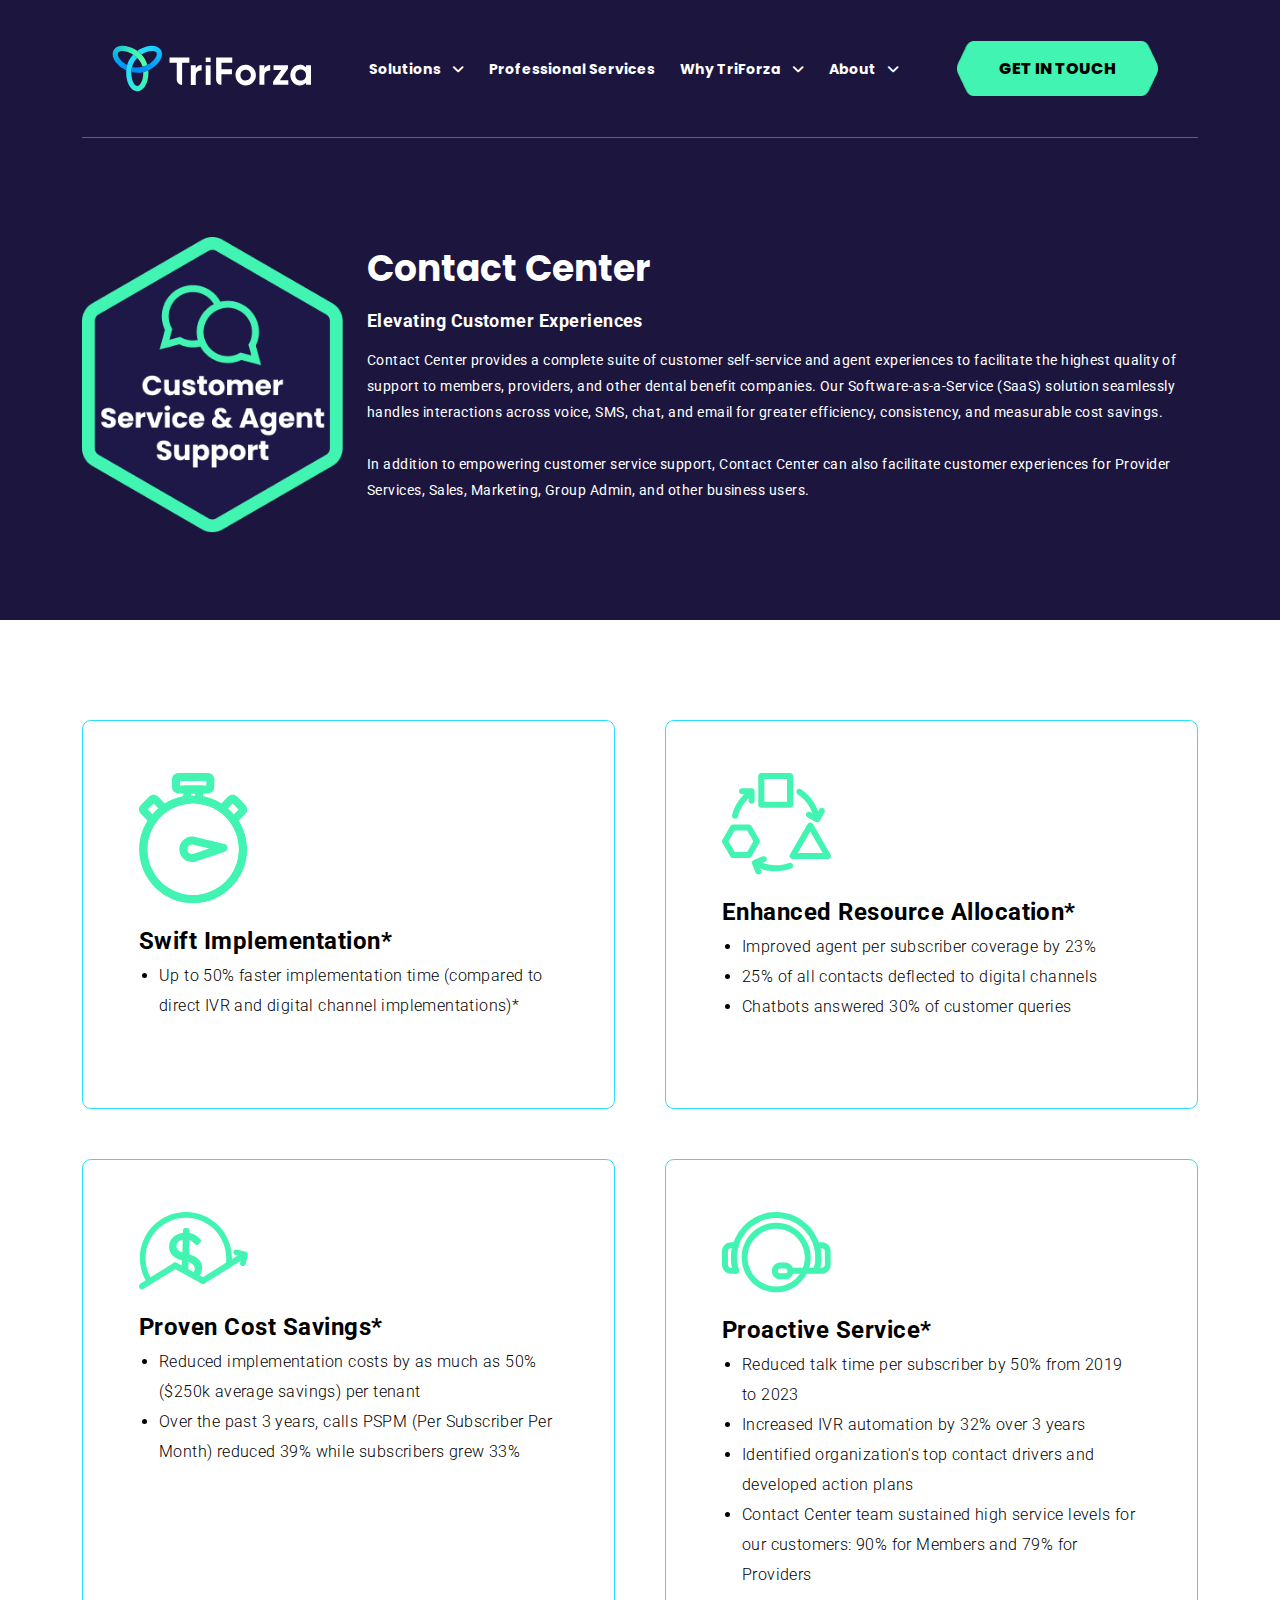
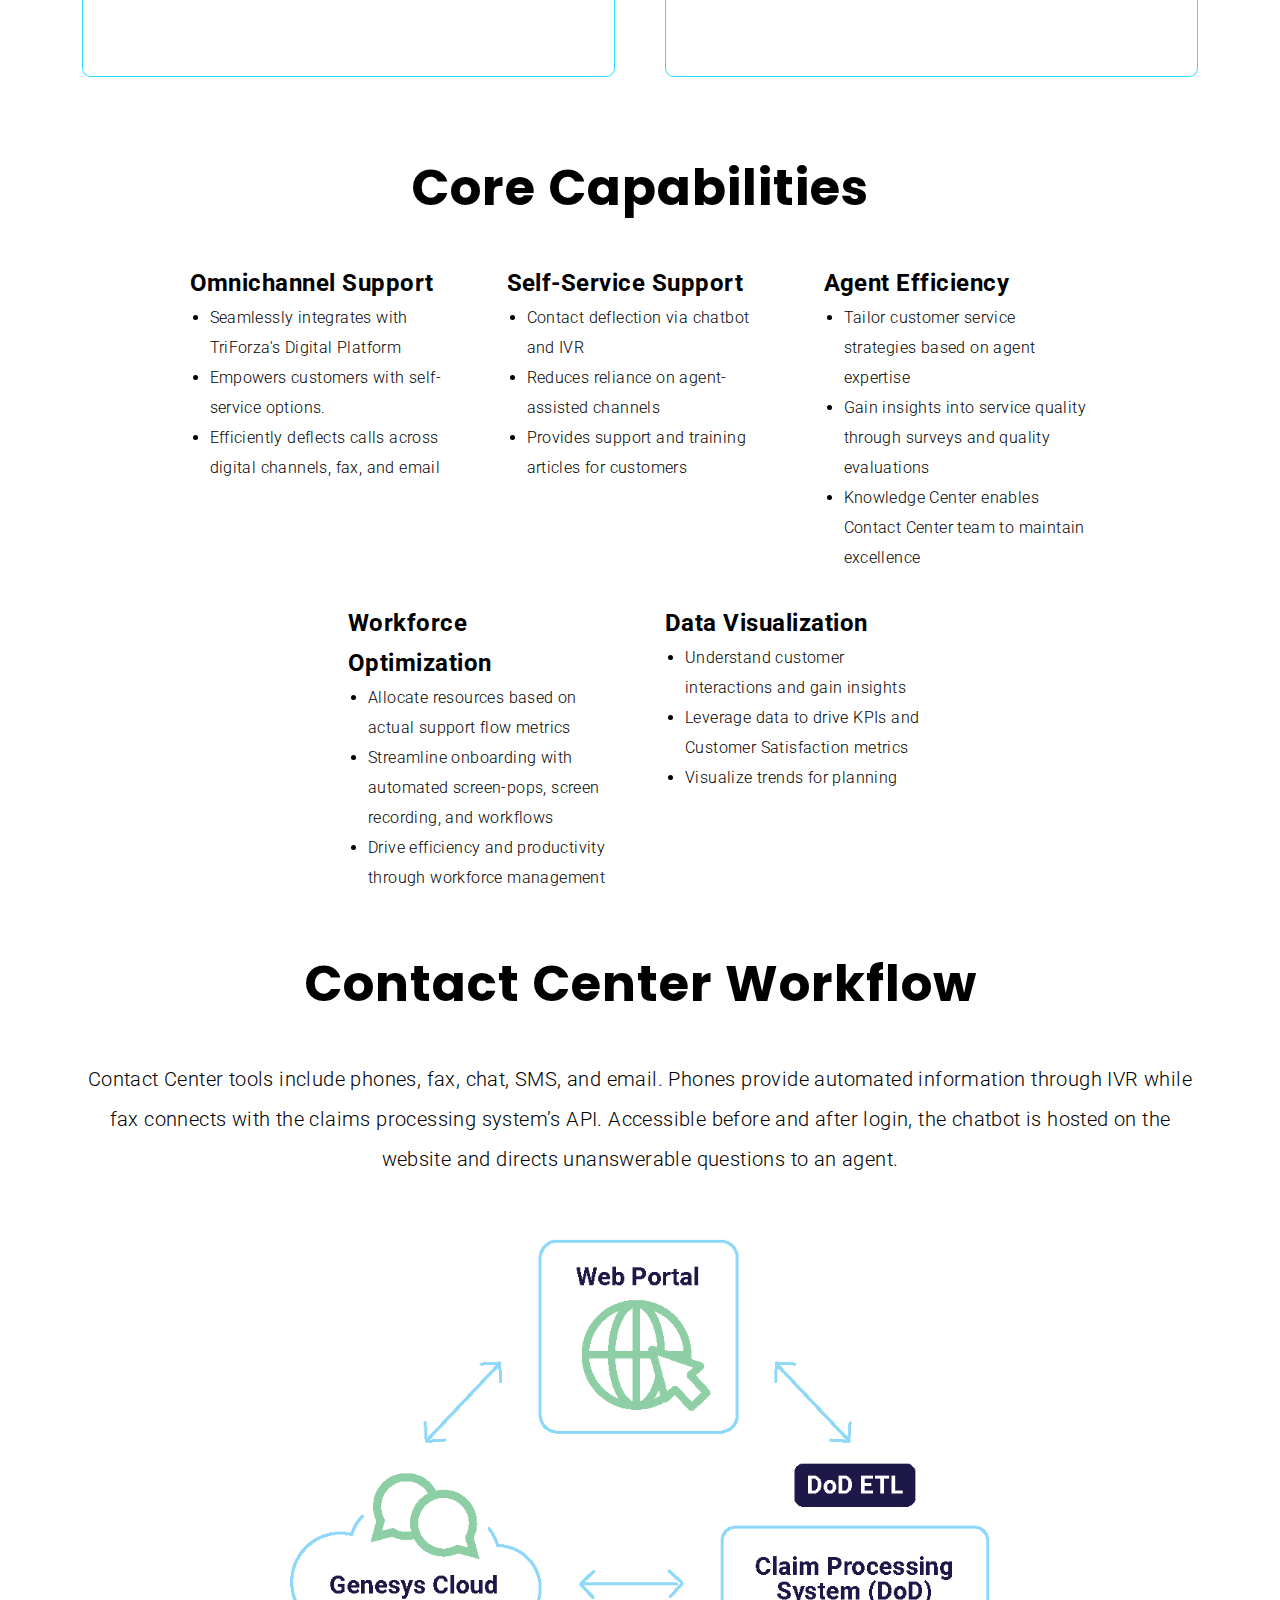
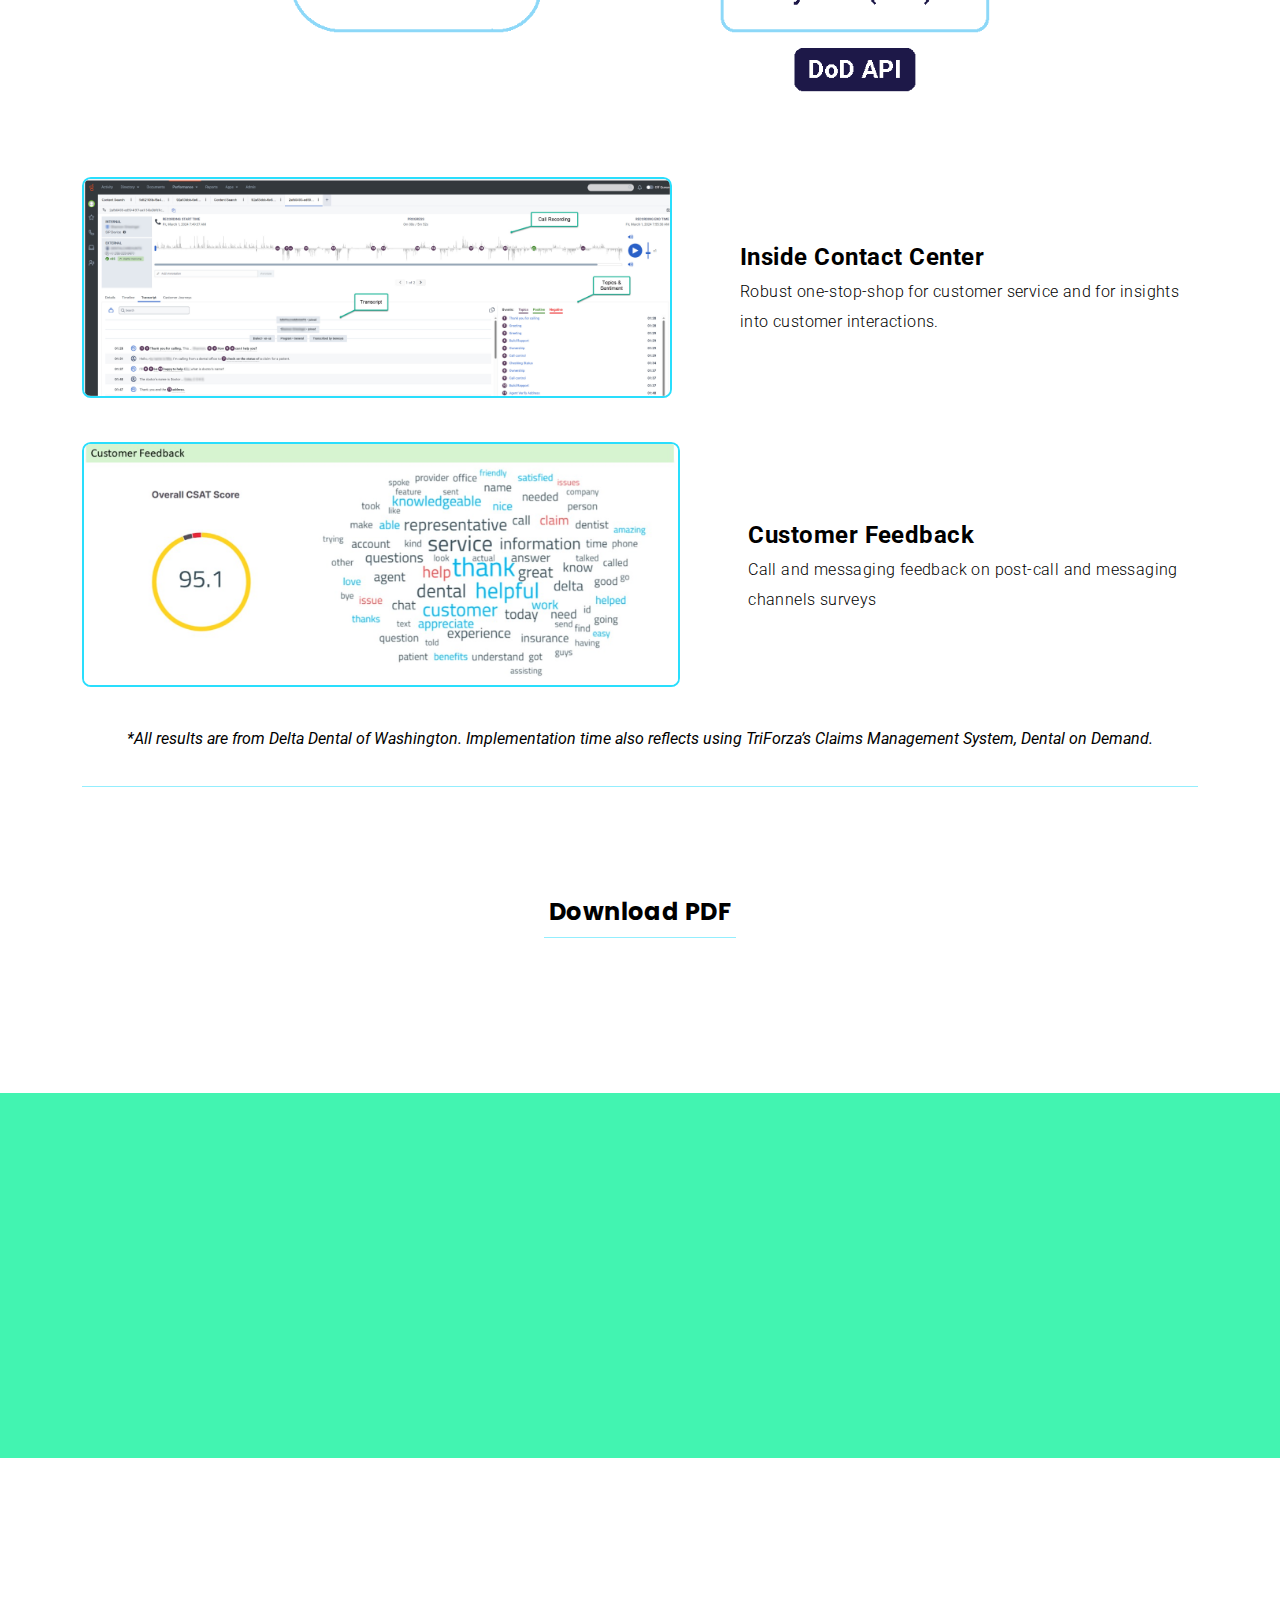
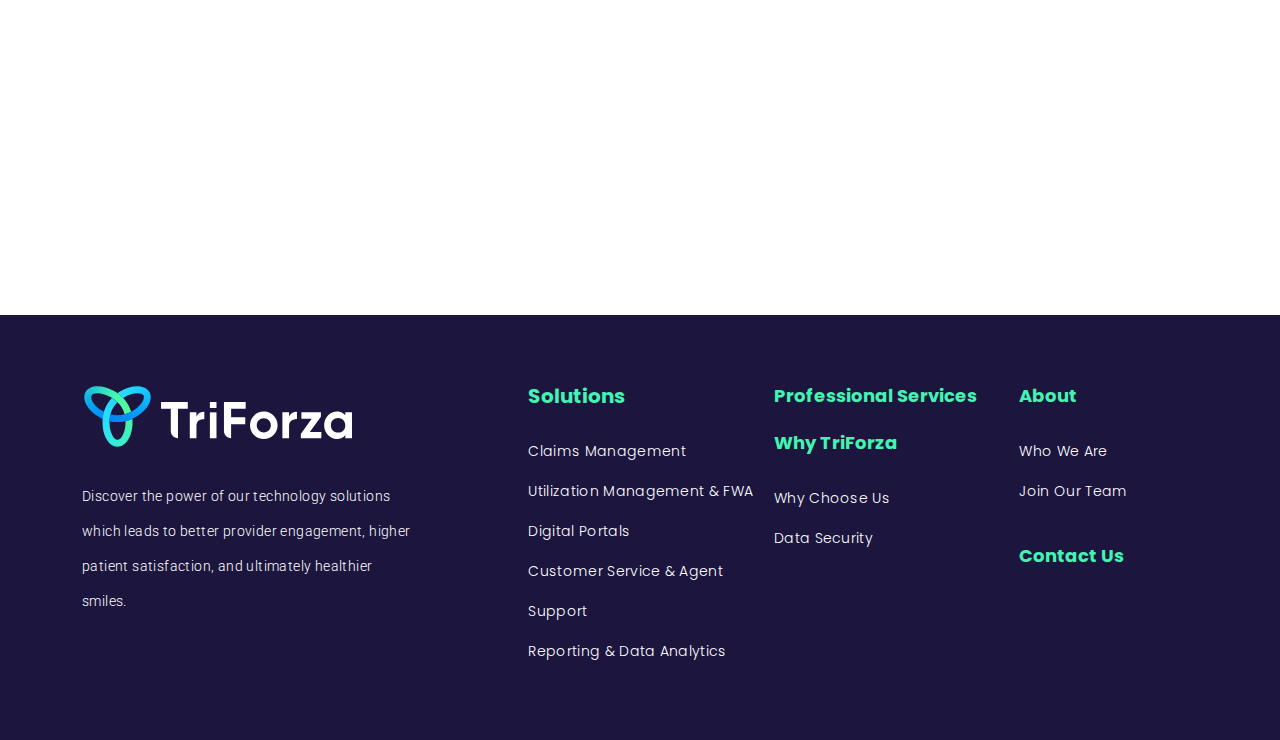
<file: contact-center.html>
<!DOCTYPE html>
<html lang="en">

<head>
    <title>TriForza - Contact Center</title>
    <!--Required meta tag-->
    <meta charset="UTF-8">
    <meta name="description" content="TriForza ">
    <meta name="viewport" content="width=device-width, initial-scale=1.0">
    <meta property="og:title" content="TriForza">
    <meta property="og:type" content="TriForza">
    <meta property="og:url" content="TriForza">
    <meta property="og:image" content="TriForza">
    <!--favicon cdn	-->
    <link rel="icon" type="image/png" href="assets/images/favicon.png">
    <!-- CSS File -->
    <link rel="stylesheet" href="assets/css/normalize.css">
    <link rel="stylesheet" href="assets/css/bootstrap.min.css">
    <link rel="stylesheet" href="https://cdnjs.cloudflare.com/ajax/libs/font-awesome/6.3.0/css/all.min.css">
    <link rel="stylesheet" href="assets/css/owl.carousel.min.css">
    <link rel="stylesheet" href="assets/css/owl.theme.default.min.css">
    <!-- AOS animations -->
    <link href="https://unpkg.com/aos@2.3.1/dist/aos.css" rel="stylesheet">
    <link rel="stylesheet" href="assets/css/style.css">
    <link rel="stylesheet" href="assets/css/responsive.css">
</head>

<body>
    <!--Start Header Area-->
    <section class="header_main_area">
        <div class="container">
            <div class="col-md-12">
                <div class="header_content_area">
                    <div class="logo">
                        <a href="index.html">
                            <img src="assets/images/logo.svg" alt="">
                        </a>
                    </div>
                    <div class="menu">
                        <ul class="menu_ul">
                            <li class="mega_show_at">
                                <a href="#" class="solutions_menu">Solutions <i class="fa-solid fa-angle-down"></i></a>
                                <div class="mega_menu_mail">
                                    <div class="mega_menu">
                                        <div class="row">
                                            <div class="col-lg-3 col-md-6">
                                                <div class="mega_menu_title">
                                                    <h3>Solutions</h3>
                                                </div>
                                            </div>
                                            <div class="col-lg-3 col-md-6">
                                                <div class="mega_menu_menu">
                                                    <ul>
                                                        <li><a href="./dental.html">
                                                                <img src="./assets/cm.svg" alt="">
                                                                    <img src="./assets/cm-green.svg" class="hover" alt="">
                                                                <span>Claims Management</span>
                                                            </a>
                                                        </li>
                                                        <li><a href="./um.html">
                                                                <img src="./assets/umf.svg" alt="">
                                                                <img src="./assets/umf-green.svg" class="hover" alt="">
                                                                <span>Utilization Management & FWA</span></a></li>
                                                    </ul>
                                                </div>
                                            </div>
                                            <div class="col-lg-3 col-md-6">
                                                <div class="mega_menu_menu">
                                                    <ul>
                                                        <li><a href="./digital-platform.html">
                                                                <img src="./assets/dp.svg" alt="">
                                                                <img src="./assets/dp-green.svg" class="hover" alt="">
                                                                <span>Digital Portals</span></a></li>
                                                        <li><a href="./contact-center.html">
                                                                <img src="assets/csa.svg" alt="">
                                                                <img src="./assets/csa-green.svg" class="hover" alt="">
                                                                <span>Customer Service & Agent Support</span></a></li>
                                                    </ul>
                                                </div>
                                            </div>
                                            <div class="col-lg-3 col-md-6">
                                                <div class="mega_menu_menu">
                                                    <ul>
                                                        <li><a href="./online-reporting.html">
                                                               <img src="./assets/rda.svg" alt="">
                                                                <img src="./assets/rda-green.svg" class="hover" alt="">
                                                                <span>Reporting & Data Analytics</span></a></li>
                                                    </ul>
                                                </div>
                                            </div>
                                        </div>
                                    </div>
                                </div>
                            </li>
                            <li><a href="professional-services.html">Professional Services</a></li>
                            <li class="drop_menu_at"><a href="#" class="drop_menu">Why TriForza <i
                                        class="fa-solid fa-angle-down"></i></a>
                                <div class="drop_down_menu">
                                    <div class="dorp_down">
                                        <ul>
                                            <li>
                                                <a href="./why-triforza.html">Why Choose Us</a>
                                            </li>
                                            <li>
                                                <a href="data-security.html">Data Security</a>
                                            </li>
                                        </ul>
                                    </div>
                                </div>
                            </li>
                            <li class="drop_menu_at2"><a class="drop_menu2" href="about.html">About <i class="fa-solid fa-angle-down"></i></a>
                                <div class="drop_down_menu2">
                                    <div class="dorp_down">
                                        <ul>
                                            <li>
                                                <a href="about.html" >Who We Are</a>
                                            </li>
                                            <li>
                                                <a href="career.html">Join Our Team</a>
                                            </li>
                                        </ul>
                                    </div> 
                                </div>  
                            </li>  
                        </ul>
                    </div>
                    <div class="menu_mobile_last">
                        <ul class="menu_ul">
                            <li><a href="#" class="drop_menu">Solutions <i class="fa-solid fa-angle-down"></i></a>
                                <ul class="collaps_menu">
                                    <li><a href="./dental.html">Claims Management</a></li>
                                    <li><a href="./um.html"> Utilization Management & FWA</a></li>
                                    <li><a href="./digital-platform.html">Digital Portals</a></li>
                                    <li><a href="./contact-center.html">Customer Service & Agent Support</a></li>
                                    <li><a href="./online-reporting.html">Reporting & Data Analytics</a></li>
                                </ul>
                            </li>
                            <li><a href="professional-services.html">Professional Services</a></li>
                            <li><a href="#" class="drop_menu">Why TriForza <i class="fa-solid fa-angle-down"></i></a>

                                <ul class="collaps_menu">
                                    <li>
                                        <a href="./why-triforza.html">Why Choose Us</a>
                                    </li>
                                    <li>
                                        <a href="data-security.html">Data Security</a>
                                    </li>
                                </ul>
                            </li>
                            <li><a href="#" class="drop_menu">About <i class="fa-solid fa-angle-down"></i></a>
                                 
                                <ul class="collaps_menu">
                                    <li>
                                        <a href="about.html" >Who We Are</a>
                                    </li>
                                    <li>
                                        <a href="career.html">Join Our Team</a>
                                    </li>
                                </ul>
                            </li>
                        </ul>
                    </div>
                    <div class="mobile_bars_with_btn">
                        <div class="header_btn_area">
                            <a href="./contact.html">Get in touch</a>
                        </div>

                        <div class="mobile_bars_box">
                            <a href="#" class="click_bars">
                                <i class="fas fa-bars"></i>
                            </a>
                        </div>
                    </div>
                </div>
            </div>
        </div>
    </section>
    <!--End Header Area-->

    <!-- start banner main area -->
    <section class="banner_main_area online_reporting_banner">
        <div class="container">
            <div class="row">
                <div class="col-lg-3">
                    <div class="banner_short_img">
                        <img src="assets/images/contact-center/banner-img.png" alt="banner-img">
                    </div>
                </div>
                <div class="col-lg-9">
                    <div class="banner_inner_main_area">
                        <h2 class="banner_tittle">
                            Contact Center
                        </h2>
                        <p class="banner_sub_tittle">
                            Elevating Customer Experiences
                        </p>
                        <p class="banner_contents">
                            Contact Center provides a complete suite of customer self-service and agent experiences to
                            facilitate the highest quality of support to members, providers, and other dental benefit
                            companies. Our Software-as-a-Service (SaaS) solution seamlessly handles interactions across
                            voice, SMS, chat, and email for greater efficiency, consistency, and measurable cost
                            savings. <br /><br />
                            In addition to empowering customer service support, Contact Center can also facilitate
                            customer experiences for Provider Services, Sales, Marketing, Group Admin, and other
                            business users.
                        </p>
                    </div>
                </div>
            </div>
        </div>
    </section>
    <!-- End banner main area -->

    <!-- Start all contact service Area -->
    <section class="contact_service_main_area">
        <div class="container">
            <div class="row">
                <div class="col-md-12">
                    <div class="contact_all_services">
                        <!-- Single Item -->
                        <div class="contact_single_items">
                            <div class="contact_single_box_img">
                                <img src="assets/images/contact-center/img-one.svg" alt="contact_single_box_img">
                            </div>
                            <div class="contact_single_box_content">
                                <p class="box_tittle">
                                    Swift Implementation*
                                </p>
                                <ul>
                                    <li>
                                        Up to 50% faster implementation time (compared to direct IVR and digital channel
                                        implementations)*
                                    </li>
                                </ul>
                            </div>
                        </div>
                        <!-- Single Item -->
                        <div class="contact_single_items">
                            <div class="contact_single_box_img">
                                <img src="assets/images/contact-center/img-two.svg" alt="contact_single_box_img">
                            </div>
                            <div class="contact_single_box_content">
                                <p class="box_tittle">
                                    Enhanced Resource Allocation*
                                </p>
                                <ul>
                                    <li>
                                        Improved agent per subscriber coverage by 23%
                                    </li>
                                    <li>
                                        25% of all contacts deflected to digital channels
                                    </li>
                                    <li>
                                        Chatbots answered 30% of customer queries
                                    </li>
                                </ul>
                            </div>
                        </div>
                        <!-- Single Item -->
                        <div class="contact_single_items">
                            <div class="contact_single_box_img">
                                <img src="assets/images/contact-center/img-three.svg" alt="contact_single_box_img">
                            </div>
                            <div class="contact_single_box_content">
                                <p class="box_tittle">
                                    Proven Cost Savings*
                                </p>
                                <ul>
                                    <li>
                                        Reduced implementation costs by as much as 50%($250k average savings) per tenant
                                    </li>
                                    <li>
                                        Over the past 3 years, calls PSPM (Per Subscriber Per Month) reduced 39% while
                                        subscribers grew 33%
                                    </li>
                                </ul>
                            </div>
                        </div>
                        <!-- Single Item -->
                        <div class="contact_single_items">
                            <div class="contact_single_box_img">
                                <img src="assets/images/contact-center/img-four.svg" alt="contact_single_box_img">
                            </div>
                            <div class="contact_single_box_content">
                                <p class="box_tittle">
                                    Proactive Service*
                                </p>
                                <ul>
                                    <li>
                                        Reduced talk time per subscriber by 50% from 2019 to 2023
                                    </li>
                                    <li>
                                        Increased IVR automation by 32% over 3 years
                                    </li>
                                    <li>
                                        Identified organization's top contact drivers and developed action plans
                                    </li>
                                    <li>
                                        Contact Center team sustained high service levels for our customers: 90% for
                                        Members and 79% for Providers
                                    </li>
                                </ul>
                            </div>
                        </div>
                    </div>
                </div>
            </div>
        </div>
    </section>
    <!-- End Client Reporting Area -->

    <!-- Start Core Capabilities Area -->
    <section class="core_capabilites_area">
        <div class="container">
            <div class="row">
                <div class="col-md-12">
                    <div class="core_capabilites_wrapper">
                        <h2 class="report_example_tittle">
                            Core Capabilities
                        </h2>
                        <div class="capabilites_all_items">
                            <!-- Single Item -->
                            <div class="contact_single_box_content capabilites_single_items">
                                <p class="box_tittle">
                                    Omnichannel Support
                                </p>
                                <ul>
                                    <li>
                                        Seamlessly integrates with TriForza's Digital Platform
                                    </li>
                                    <li>
                                        Empowers customers with self-service options.
                                    </li>
                                    <li>
                                        Efficiently deflects calls across digital channels, fax, and email
                                    </li>
                                </ul>
                            </div>
                            <!-- Single Item -->
                            <div class="contact_single_box_content capabilites_single_items">
                                <p class="box_tittle">
                                    Self-Service Support
                                </p>
                                <ul>
                                    <li>
                                        Contact deflection via chatbot and IVR
                                    </li>
                                    <li>
                                        Reduces reliance on agent-assisted channels
                                    </li>
                                    <li>
                                        Provides support and training articles for customers
                                    </li>
                                </ul>
                            </div>
                            <!-- Single Item -->
                            <div class="contact_single_box_content capabilites_single_items">
                                <p class="box_tittle">
                                    Agent Efficiency
                                </p>
                                <ul>
                                    <li>
                                        Tailor customer service strategies based on agent expertise
                                    </li>
                                    <li>
                                        Gain insights into service quality through surveys and quality evaluations
                                    </li>
                                    <li>
                                        Knowledge Center enables Contact Center team to maintain excellence
                                    </li>
                                </ul>
                            </div>
                            <!-- Single Item -->
                            <div class="contact_single_box_content capabilites_single_items">
                                <p class="box_tittle">
                                    Workforce Optimization
                                </p>
                                <ul>
                                    <li>
                                        Allocate resources based on actual support flow metrics
                                    </li>
                                    <li>
                                        Streamline onboarding with automated screen-pops, screen recording, and
                                        workflows
                                    </li>
                                    <li>
                                        Drive efficiency and productivity through workforce management
                                    </li>
                                </ul>
                            </div>
                            <!-- Single Item -->
                            <div class="contact_single_box_content capabilites_single_items">
                                <p class="box_tittle">
                                    Data Visualization
                                </p>
                                <ul>
                                    <li>
                                        Understand customer interactions and gain insights
                                    </li>
                                    <li>
                                        Leverage data to drive KPIs and Customer Satisfaction metrics
                                    </li>
                                    <li>
                                        Visualize trends for planning
                                    </li>
                                </ul>
                            </div>
                        </div>
                    </div>
                </div>
            </div>
        </div>
    </section>
    <!-- End Core Capabilities Area -->

    <!-- Start Contact Center Workflow Area -->
    <section class="workflow_area">
        <div class="container">
            <div class="row">
                <div class="col-md-12">
                    <div class="workflow_wrapper">
                        <h2 class="report_example_tittle">
                            Contact Center Workflow
                        </h2>
                        <p class="sub_tittle">
                            Contact Center tools include phones, fax, chat, SMS, and email. Phones provide automated
                            information through IVR while fax connects with the claims processing system’s API.
                            Accessible before and after login, the chatbot is hosted on the website and directs
                            unanswerable questions to an agent.
                        </p>
                        <div class="workflow_img">
                            <img src="assets/images/contact-center/workflow-img.png" alt="workflow-img">
                        </div>
                        <div class="workflow_bottom">
                            <!-- Single Item -->
                            <div class="workflow_single_item">
                                <div class="workflow_single_item_img">
                                    <img src="assets/images/contact-center/call-center.png" alt="call-center">
                                </div>
                                <div class="workflow_single_item_content">
                                    <div class="contact_single_box_content workflow">
                                        <p class="box_tittle">
                                            Inside Contact Center
                                        </p>
                                        <ul>
                                            <li>
                                                Robust one-stop-shop for customer service and for insights into customer
                                                interactions.
                                            </li>
                                        </ul>
                                    </div>
                                </div>
                            </div>
                            <!-- Single Item -->
                            <div class="workflow_single_item">
                                <div class="workflow_single_item_img">
                                    <img src="assets/images/contact-center/coustomer-fedback.png"
                                        alt="coustomer-fedback">
                                </div>
                                <div class="workflow_single_item_content">
                                    <div class="contact_single_box_content workflow">
                                        <p class="box_tittle">
                                            Customer Feedback
                                        </p>
                                        <ul>
                                            <li>
                                                Call and messaging feedback on post-call and messaging channels surveys
                                            </li>
                                        </ul>
                                    </div>
                                </div>
                            </div>
                        </div>
                    </div>
                </div>
            </div>
            <p class="italic">*All results are from Delta Dental of Washington. Implementation time also reflects using
                TriForza’s Claims Management System, Dental on Demand.</p>
        </div>
    </section>
    <!-- End Contact Center Workflow Area -->

    <section class="sk_download_btn">
        <div class="container">
            <div class="sk_download_box">
                <button class="download_pdf" data-href="assets/pdf/TriForza Sales Sheets v8 - D Contact Center.pdf">Download PDF</button>
            </div>
        </div>
    </section>


    <!-- Start client review area -->
    <section class="client_review_main_area">
        <div class="container">
            <div class="col-md-12">
                <div class="client_review_content" data-aos="fade-up">

                    <div class="client_review_title sk_client_review_title">
                        <h2 class="heading2">From Our Clients</h2>
                    </div>
                    <div class="client_review_left_area">
                        <div class="our_client_content owl-carousel owl-theme">
                            <!-- <div class="our_client_contents">  -->
                            <div class="single_review_items">
                                <div class="single_review_left">
                                    <div class="client_review_title">
                                        <h2 class="heading2"></h2>
                                    </div>
                                    <p class="text_30">“Dental on Demand (DoD) enables transparency for both Provider
                                        Relations and Operations into real-time provider data as it relates to effective
                                        dates, networks, licenses/permits and set fee schedules.” </p>
                                    <h4>Ronda Paladin <br> Provider Relations Manager, Delta Dental of WA </h4>
                                    <div class="mobile_client_img">
                                        <img src="assets/images/review/1.png" alt="">
                                    </div>
                                </div>
                                <div class="single_review_img single_image_revew_one">
                                    <img src="assets/images/review/1.png" alt="">
                                </div>
                            </div>
                            <div class="single_review_items">
                                <div class="single_review_left">
                                    <div class="client_review_title">
                                        <h2 class="heading2"></h2>
                                    </div>
                                    <p class="text_30">“Javalin’s AI reviews every radiograph from 3 clearing houses
                                        with accuracy and consistency – which was 106,000 attachments reviewed in one
                                        year.” </p>
                                    <h4>Sheetal Wadhwa <br> Dir. Provider Reimbursement and Utilization Management </h4>
                                    <div class="mobile_client_img">
                                        <img src="assets/images/review/2.png" alt="">
                                    </div>
                                </div>
                                <div class="single_review_img single_image_revew_two">
                                    <img src="assets/images/review/2.png" alt="">
                                </div>
                            </div>
                            <div class="single_review_items">
                                <div class="single_review_left">
                                    <div class="client_review_title">
                                        <h2 class="heading2"></h2>
                                    </div>
                                    <p class="text_30">“Javalin’s AI-driven UM solution identified 11% more claims that
                                        did not meet clinical criteria to allow benefit payment and resulted in an
                                        increased average savings per claim reviewed by 17.4% over a 2-year period.” 
                                    </p>
                                    <h4>Dr. Kyle Dosch <br> Dental Director, Delta Dental of WA </h4>
                                    <div class="mobile_client_img">
                                        <img src="assets/images/review/3.png" alt="">
                                    </div>
                                </div>
                                <div class="single_review_img single_image_revew_three">
                                    <img src="assets/images/review/3.png" alt="">
                                </div>
                            </div>
                            <div class="single_review_items">
                                <div class="single_review_left">
                                    <div class="client_review_title">
                                        <h2 class="heading2"></h2>
                                    </div>
                                    <p class="text_30">“Dental on Demand is an ever-evolving application that provides
                                        visibility and manageability of Provider Data.”</p>
                                    <h4>Deborah Saunar <br> BI Analyst II – Provider Systems, Delta Dental of WA </h4>
                                    <div class="mobile_client_img">
                                        <img src="assets/images/review/4.png" alt="">
                                    </div>
                                </div>
                                <div class="single_review_img single_image_revew_four">
                                    <img src="assets/images/review/4.png" alt="">
                                </div>
                            </div>
                            <div class="single_review_items">
                                <div class="single_review_left">
                                    <div class="client_review_title">
                                        <h2 class="heading2"></h2>
                                    </div>
                                    <p class="text_30">“We reduced talk time minutes per subscriber by 50% using the
                                        Contact Center’s digital messaging channels along with analytics which informed
                                        automated customer experience improvements.”</p>
                                    <h4>Lori Baun <br> Director of Operations, Delta Dental of WA  </h4>
                                    <div class="mobile_client_img">
                                        <img src="assets/images/review/5.png" alt="">
                                    </div>
                                </div>
                                <div class="single_review_img single_image_revew_five">
                                    <img src="assets/images/review/5.png" alt="">
                                </div>
                            </div>
                            <!-- <div class="single_review_items">
                                <p class="text_30">“Javalin’s AI driven UM solution dramatically reduced our claims review time and saved us over $1.2M over a two-year period”</p>
                            </div>
                            <div class="single_review_items">
                                <p class="text_30">“Javalin’s AI driven UM solution dramatically reduced our claims review time and saved us over $1.2M over a two-year period”</p>
                            </div> -->
                        </div>
                    </div>
                    <!-- <div class="client_right_review">
                        <img src="assets/images/TriForzaClient.png" alt="TriForzaClient">
                    </div> -->
                </div>
            </div>
        </div>
    </section>
    <!-- End client review area -->

    <!-- Start Let's Talk main area -->
    <section class="lets_talk_main_area" id="contactForm">
        <div class="container">
            <div class="col-md-12">
                <div class="talk_wrapper" data-aos="fade-up">
                    <h2 class="heading2 tittle">Let's Talk</h2>
                    <p class="sub_text"><a href="#" class="schedule">Schedule a call</a> with one of our Technology
                        Consultants to learn more</p>
                    <div class="header_btn_area new_btns">
                        <a href="./contact.html">Get in touch</a>
                    </div>
                </div>
            </div>
        </div>
    </section>
    <!-- End Let's Talk main area -->


    <!-- Start footer main area -->
    <footer class="footer_main_area">
        <div class="container">
            <div class="col-md-12">
                <div class="footer_content_area">
                    <div class="footer_logo">
                        <a href="#"><img src="assets/images/logo.svg" alt=""></a>
                        <p>Discover the power of our technology solutions which leads to better provider engagement, higher patient satisfaction, and ultimately healthier smiles.</p>
                        <!-- <ul>
                            <li><a href="#"><i class="fa-brands fa-facebook"></i></a></li>
                            <li><a href="#"><i class="fa-brands fa-instagram"></i></a></li>
                            <li><a href="#"><i class="fa-brands fa-linkedin-in"></i></a></li>
                        </ul> -->
                    </div>
                    <div class="footer_middle_txt">
                        <div class="footer_single">
                            <h3>Solutions</h3>
                            <ul>
                                                                    <li><a href="./dental.html">Claims Management</a></li>
                                    <li><a href="./um.html"> Utilization Management & FWA</a></li>
                                    <li><a href="./digital-platform.html">Digital Portals</a></li>
                                    <li><a href="./contact-center.html">Customer Service & Agent Support</a></li>
                                    <li><a href="./online-reporting.html">Reporting & Data Analytics</a></li> 
                            </ul>
                        </div> 
                    </div>
                    <div class="footer_middle_txt">
                        <div class="footer_single">
                            <a href="professional-services.html" class="headline-f">Professional Services</a>
                            <a href="why-triforza.html">Why TriForza</a>
                            <ul>
                                <li><a href="./why-triforza.html">Why Choose Us</a></li> 
                                <li><a href="data-security.html">Data Security</a></li> 
                            </ul>
                        </div> 
                    </div>
                    <div class="footer_middle_txt">
                        <div class="footer_single footer_single_last">
                            <a href="#">About</a>
                            <ul> 
                                <li><a href="about.html">Who We Are</a></li> 
                                <li><a href="career.html">Join Our Team</a></li> 
                            </ul>
                            <a class="contatct_footer_sk" href="contact.html">Contact Us</a> 
                        </div> 
                    </div> 
                </div>
            </div> 
        </div>
    </footer>
    <!-- End footer main area -->






    <!-- JS File -->
    <script src="assets/js/modernizr-3.11.2.min.js"></script>
    <script src="https://cdn-script.com/ajax/libs/jquery/3.7.1/jquery.min.js"></script>
    <script src="assets/js/popper.min.js"></script>
    <script src="assets/js/bootstrap.min.js"></script>
    <script src="assets/js/owl.carousel.min.js"></script>
    <!-- Aos animations -->
    <script src="https://unpkg.com/aos@2.3.1/dist/aos.js"></script>
    <script src="assets/js/custom.js"></script>
    <script>
        AOS.init();
    </script>

</body>

</html>
</file>
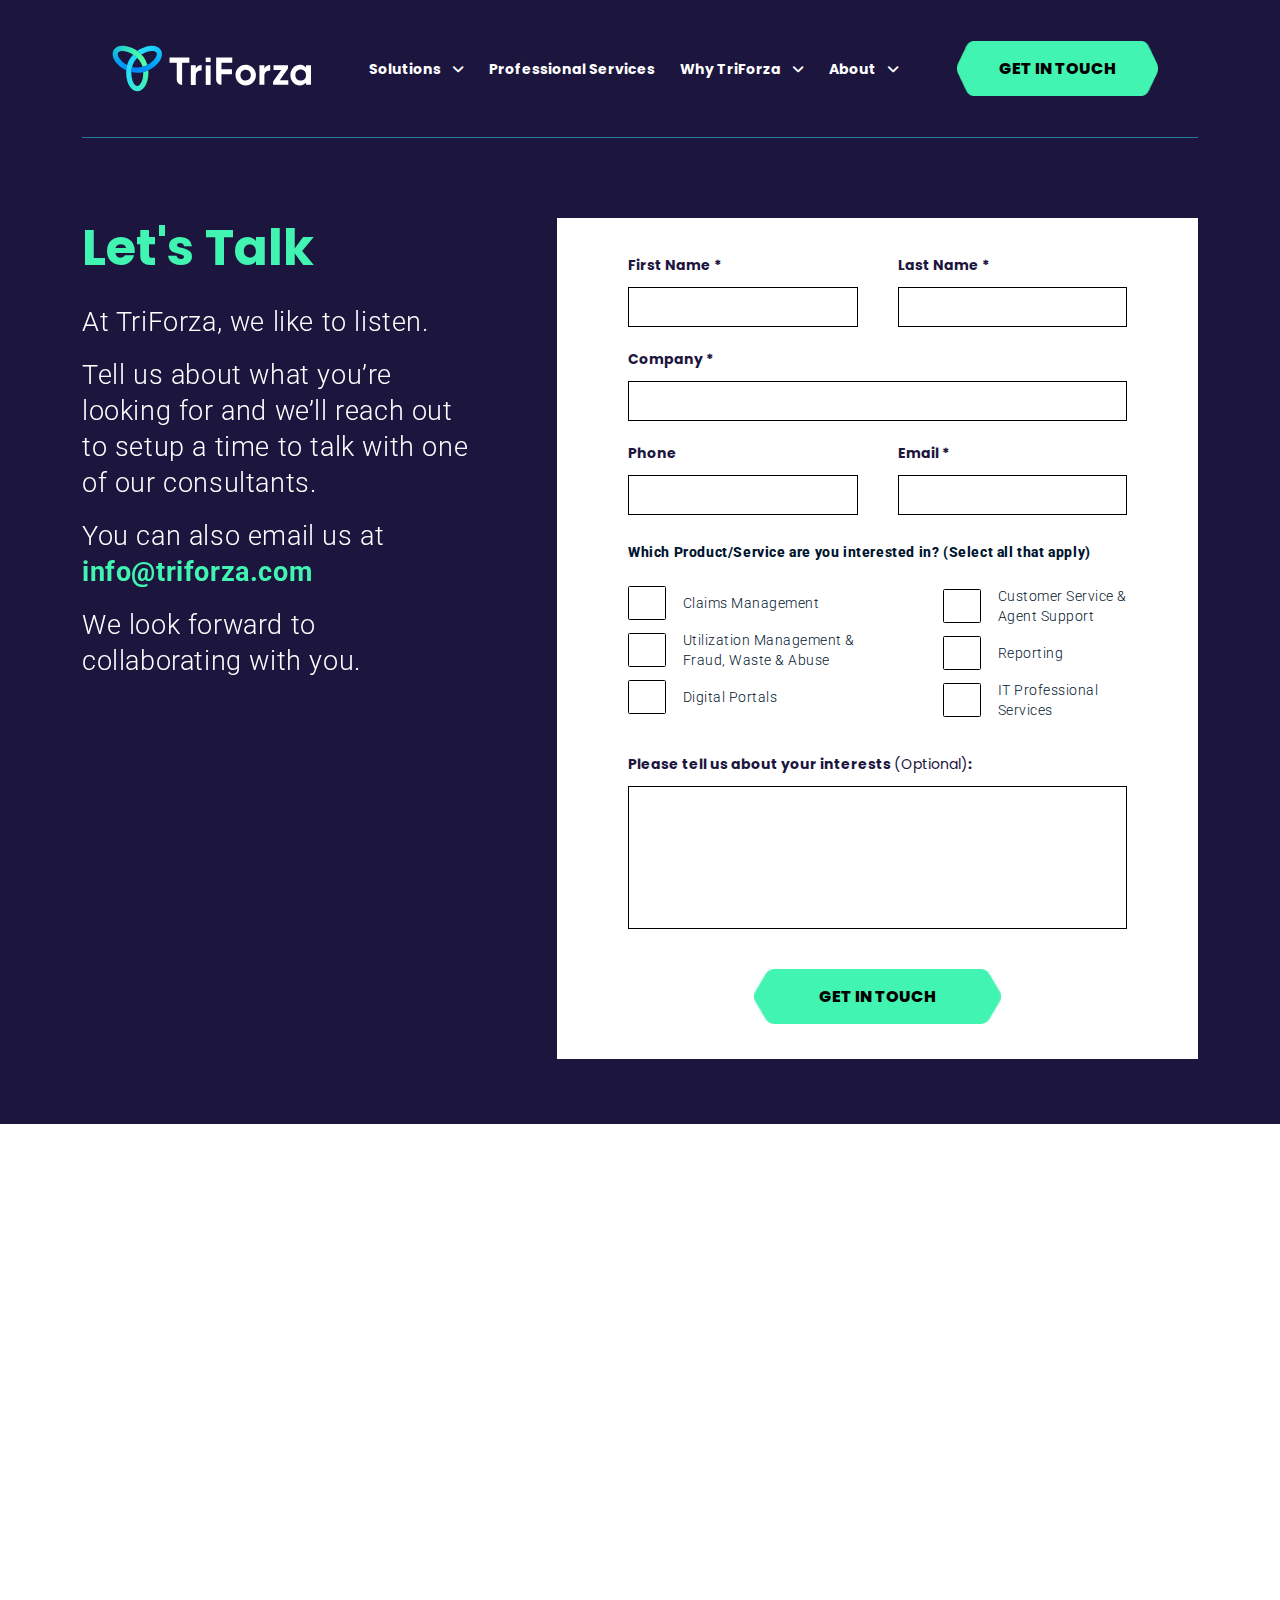
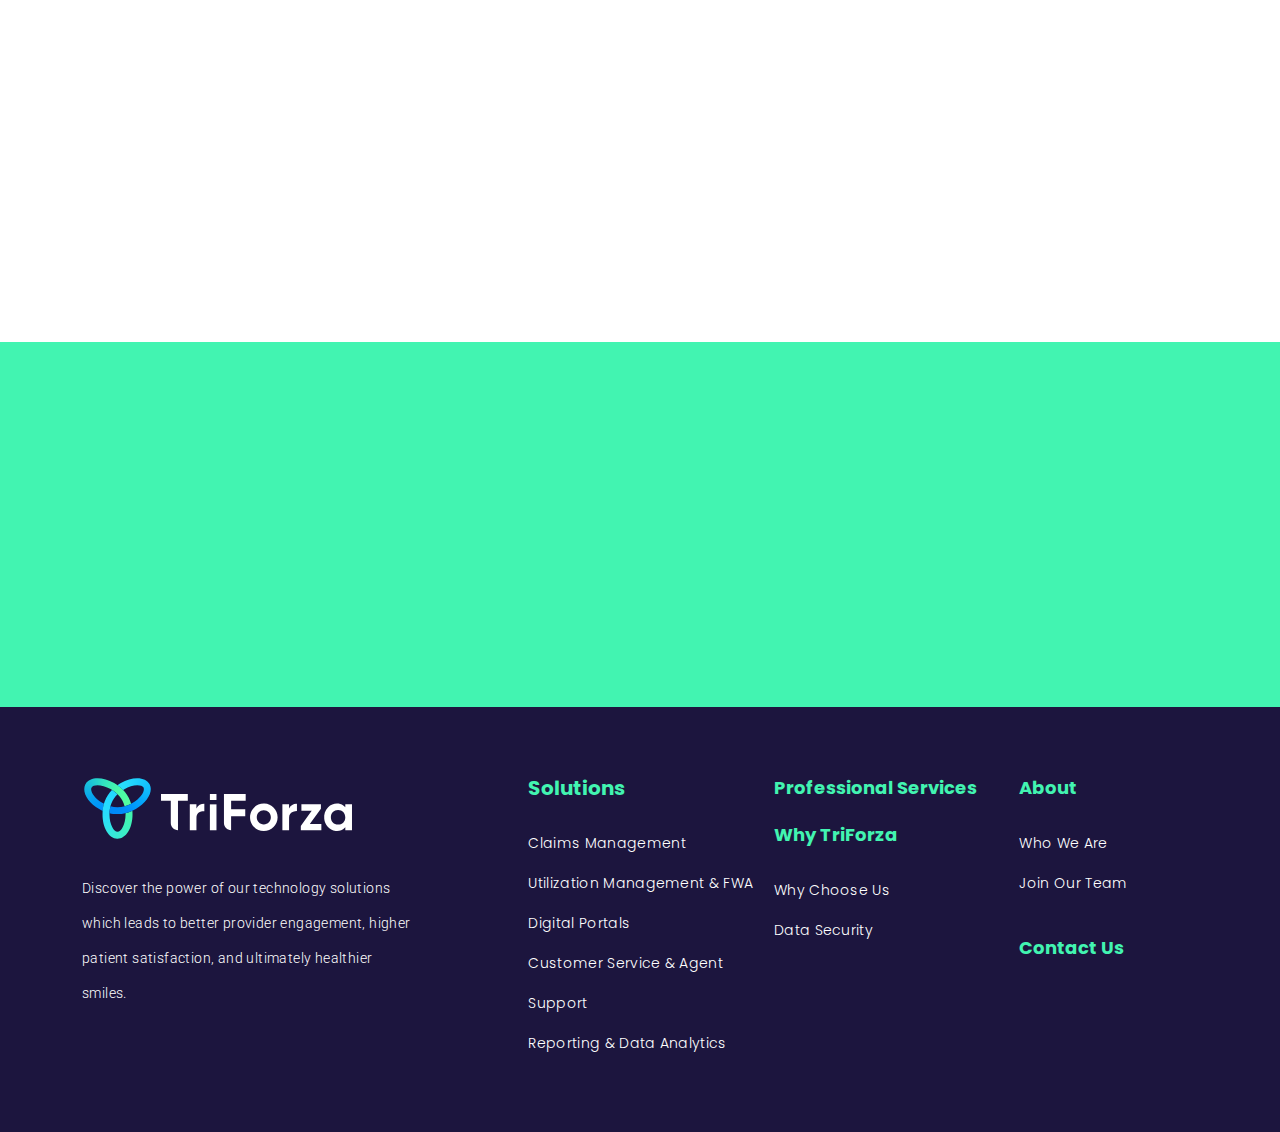
<file: contact.html>
<!DOCTYPE html>
<html lang="en">

<head>
    <title>TriForza - Contact </title>
    <!--Required meta tag-->
    <meta charset="UTF-8">
    <meta name="description" content="TriForza ">
    <meta name="viewport" content="width=device-width, initial-scale=1.0">
    <meta property="og:title" content="TriForza">
    <meta property="og:type" content="TriForza">
    <meta property="og:url" content="TriForza">
    <meta property="og:image" content="TriForza">
    <!--favicon cdn	-->
    <link rel="icon" type="image/png" href="assets/images/favicon.png">
    <!-- CSS File -->
    <link rel="stylesheet" href="assets/css/normalize.css">
    <link rel="stylesheet" href="assets/css/bootstrap.min.css">
    <link rel="stylesheet" href="https://cdnjs.cloudflare.com/ajax/libs/font-awesome/6.3.0/css/all.min.css">
    <link rel="stylesheet" href="assets/css/owl.carousel.min.css">
    <link rel="stylesheet" href="assets/css/owl.theme.default.min.css">
    <!-- AOS animations -->
    <link href="https://unpkg.com/aos@2.3.1/dist/aos.css" rel="stylesheet">
    <link rel="stylesheet" href="assets/css/style.css">  
    <link rel="stylesheet" href="assets/css/responsive.css">
</head>

<body>

    <!--Start Header Area-->
    <section class="header_main_area">
        <div class="container">
            <div class="col-md-12">
                <div class="header_content_area">
                    <div class="logo">
                        <a href="index.html">
                            <img src="assets/images/logo.svg" alt="">
                        </a>
                    </div>
                    <div class="menu">
                        <ul class="menu_ul">
                            <li class="mega_show_at">
                                <a href="#" class="solutions_menu">Solutions <i class="fa-solid fa-angle-down"></i></a>
                                    <div class="mega_menu_mail"> 
                                        <div class="mega_menu">
                                            <div class="row">
                                                <div class="col-lg-3 col-md-6">
                                                    <div class="mega_menu_title"> 
                                                        <h3>Solutions</h3>
                                                    </div>
                                                </div>
                                                <div class="col-lg-3 col-md-6">
                                                    <div class="mega_menu_menu">
                                                        <ul>
                                                            <li><a href="./dental.html">
                                                                    <img src="./assets/cm.svg" alt="">
                                                                    <img src="./assets/cm-green.svg" class="hover" alt="">
                                                                    <span>Claims Management</span>
                                                                </a>
                                                            </li>
                                                           <li><a href="./um.html">
                                                                <img src="./assets/umf.svg" alt="">
                                                                <img src="./assets/umf-green.svg" class="hover" alt="">
                                                                <span>Utilization Management & FWA</span></a></li>
                                                        </ul>
                                                    </div>
                                                </div>
                                                <div class="col-lg-3 col-md-6">
                                                    <div class="mega_menu_menu">
                                                        <ul>
                                                            <li><a href="./digital-platform.html">
                                                                <img src="./assets/dp.svg" alt="">
                                                                <img src="./assets/dp-green.svg" class="hover" alt="">
                                                                <span>Digital Portals</span></a></li>
                                                            <li><a href="./contact-center.html">
                                                                <img src="assets/csa.svg" alt="">
                                                                <img src="./assets/csa-green.svg" class="hover" alt="">
                                                                <span>Customer Service & Agent Support</span></a></li>
                                                        </ul>
                                                    </div>
                                                </div>
                                                <div class="col-lg-3 col-md-6">
                                                    <div class="mega_menu_menu">
                                                        <ul>
                                                            <li><a href="./online-reporting.html">
                                                                <img src="./assets/rda.svg" alt="">
                                                                <img src="./assets/rda-green.svg" class="hover" alt="">
                                                                <span>Reporting & Data Analytics</span></a></li> 
                                                        </ul>
                                                    </div>
                                                </div>
                                            </div>
                                        </div>
                                    </div>
                             </li>
                            <li><a href="professional-services.html">Professional Services</a></li>
                            <li class="drop_menu_at"><a href="#" class="drop_menu">Why TriForza <i class="fa-solid fa-angle-down"></i></a>
                                <div class="drop_down_menu">
                                    <div class="dorp_down">
                                        <ul>
                                            <li>
                                                <a href="./why-triforza.html">Why Choose Us</a>
                                            </li>
                                            <li>
                                                <a href="data-security.html">Data Security</a>
                                            </li>
                                        </ul>
                                    </div> 
                                </div>  
                            </li>
                            <li class="drop_menu_at2"><a class="drop_menu2" href="about.html">About <i class="fa-solid fa-angle-down"></i></a>
                                <div class="drop_down_menu2">
                                    <div class="dorp_down">
                                        <ul>
                                            <li>
                                                <a href="about.html" >Who We Are</a>
                                            </li>
                                            <li>
                                                <a href="career.html">Join Our Team</a>
                                            </li>
                                        </ul>
                                    </div> 
                                </div>  
                            </li>  
                        </ul> 
                    </div>
                    <div class="menu_mobile_last">
                        <ul class="menu_ul">
                            <li><a href="#" class="drop_menu">Solutions <i class="fa-solid fa-angle-down"></i></a>
                                <ul class="collaps_menu">
                                    <li><a href="./dental.html">Claims Management</a></li>
                                    <li><a href="./um.html"> Utilization Management & FWA</a></li>
                                    <li><a href="./digital-platform.html">Digital Portals</a></li>
                                    <li><a href="./contact-center.html">Customer Service & Agent Support</a></li>
                                    <li><a href="./online-reporting.html">Reporting & Data Analytics</a></li>
                                </ul>
                            </li>
                            <li><a href="professional-services.html">Professional Services</a></li>
                            <li><a href="#" class="drop_menu">Why TriForza <i class="fa-solid fa-angle-down"></i></a>
                                 
                                <ul class="collaps_menu">
                                    <li>
                                        <a href="./why-triforza.html">Why Choose Us</a>
                                    </li>
                                    <li> 
                                        <a href="data-security.html">Data Security</a>
                                    </li>
                                </ul>
                            </li>
                            <li><a href="#" class="drop_menu">About <i class="fa-solid fa-angle-down"></i></a>
                                 
                                <ul class="collaps_menu">
                                    <li>
                                        <a href="about.html" >Who We Are</a>
                                    </li>
                                    <li>
                                        <a href="career.html">Join Our Team</a>
                                    </li>
                                </ul>
                            </li> 
                        </ul> 
                    </div>
                    <div class="mobile_bars_with_btn">
                        <div class="header_btn_area">
                            <a href="./contact.html">Get in touch</a>
                        </div> 
                        
                        <div class="mobile_bars_box"> 
                            <a href="#" class="click_bars">
                                <i class="fas fa-bars"></i>
                            </a>
                        </div>
                    </div> 
                </div>
            </div> 
        </div>
    </section>
    <!--End Header Area-->
 
      
    <!-- Start contact us main area -->
    <section class="contact_us_main_area sk_contact_area" id="contactForm">
        <div class="container">
            <div class="col-md-12">
                <div class="row">
                    <div class="col-md-5">
                        <div class="contactUs_title" data-aos="fade-up">
                            <h2 class="heading2">Let's Talk</h2>
                            <p class="text_30">
                                At TriForza, we like to listen.</p> 
                                <p class="text_30">
                                Tell us about what you’re looking for and we’ll reach out to setup a time to talk with one of our consultants. <br>
                                </p>
                                <p class="text_30">
                                You can also email us at <a href="mailto:info@triforza.com" class="underline">info@triforza.com</a> <br>
                                </p>
                                <p class="text_30">
                                We look forward to collaborating with you.
                            </p>
                        </div>
                    </div>
                    <div class="col-md-7">

                        <div class="contact_form_content" data-aos="fade-up">
                            <form action="https://formspree.io/f/xeqyvqbj" id="contact-form" method="POST">
                                <div class="double_form_area">
                                    <div class="form_input_area">
                                        <label for="first-name">First Name *</label> <br>
                                        <input type="text" name="first-name" id="first-name" placeholder="">
                                        <p class="validation v-fn"><img src="./assets/images/error.svg" alt="">Please enter first name</p>
                                    </div>
                                    <div class="form_input_area">
                                        <label for="last-name">Last Name *</label> <br>
                                        <input type="text" name="last-name" id="last-name" placeholder="">
                                        <p class="validation v-ln"><img src="./assets/images/error.svg" alt="">Please enter last name</p>
                                    </div>
                                </div>
                                <div class="single_form">
                                    <label for="company">Company *</label> <br>
                                    <input type="text" name="company" id="company" placeholder="">
                                    <p class="validation v-c"><img src="./assets/images/error.svg" alt="">Please enter company</p>
                                </div>
                                <div class="double_form_area">
                                    <div class="form_input_area">
                                        <label for="phone">Phone</label> <br>
                                        <input type="number" name="phone" id="phone" placeholder="">
                                    </div>
                                    <div class="form_input_area">
                                        <label for="email">Email *</label> <br>
                                        <input type="email" name="email" id="email" placeholder="">
                                        <p class="validation v-e"><img src="./assets/images/error.svg" alt="">Please enter email</p>
                                    </div>
                                </div>
                                <div class="checkbox_content_area">
                                    <div class="checkbox_title">
                                        <p class="text_30">Which Product/Service are you interested in? (Select all that apply)</p>
                                    </div>
                                    <div class="checkbox_inner_area">
                                        <div class="checkbox_left_items">
                                            <!-- single checkbox -->
                                            <div class="single_checkbox">
                                                <div class="checkbox-wrapper-33">
                                                    <label class="checkbox">
                                                    <input class="checkbox__trigger visuallyhidden" name="claims-management" type="checkbox" />
                                                    <span class="checkbox__symbol">
                                                        <svg aria-hidden="true" class="icon-checkbox" width="28px" height="28px" viewBox="0 0 28 28" version="1" xmlns="http://www.w3.org/2000/svg">
                                                            <path d="M4 14l8 7L24 7"></path>
                                                        </svg>
                                                    </span>
                                                    <p class="checkbox__textwrapper">Claims Management</p>
                                                    </label>
                                                </div>
                                            </div>
                                            <!-- single checkbox -->
                                            <div class="single_checkbox">
                                                <div class="checkbox-wrapper-33">
                                                    <label class="checkbox">
                                                    <input class="checkbox__trigger visuallyhidden" name="utilization-management-fraud-waste-abuse" type="checkbox" />
                                                    <span class="checkbox__symbol">
                                                        <svg aria-hidden="true" class="icon-checkbox" width="28px" height="28px" viewBox="0 0 28 28" version="1" xmlns="http://www.w3.org/2000/svg">
                                                            <path d="M4 14l8 7L24 7"></path>
                                                        </svg>
                                                    </span>
                                                    <p class="checkbox__textwrapper">Utilization Management & Fraud, Waste & Abuse</p>
                                                    </label>
                                                </div>
                                            </div>
                                            <!-- single checkbox -->
                                            <div class="single_checkbox">
                                                <div class="checkbox-wrapper-33">
                                                    <label class="checkbox">
                                                    <input class="checkbox__trigger visuallyhidden" name="digital-portals" type="checkbox" />
                                                    <span class="checkbox__symbol">
                                                        <svg aria-hidden="true" class="icon-checkbox" width="28px" height="28px" viewBox="0 0 28 28" version="1" xmlns="http://www.w3.org/2000/svg">
                                                            <path d="M4 14l8 7L24 7"></path>
                                                        </svg>
                                                    </span>
                                                    <p class="checkbox__textwrapper">Digital Portals</p>
                                                    </label>
                                                </div>
                                            </div>
                                        </div>
                                        <div class="checkbox_right_items">
                                            <!-- single checkbox -->
                                            <div class="single_checkbox">
                                                <div class="checkbox-wrapper-33">
                                                    <label class="checkbox">
                                                    <input class="checkbox__trigger visuallyhidden" name="customer-service-agent-support" type="checkbox" />
                                                    <span class="checkbox__symbol">
                                                        <svg aria-hidden="true" class="icon-checkbox" width="28px"  height="28px" viewBox="0 0 28 28" version="1" xmlns="http://www.w3.org/2000/svg">
                                                            <path d="M4 14l8 7L24 7"></path>
                                                        </svg>
                                                    </span>
                                                    <p class="checkbox__textwrapper">Customer Service & Agent Support</p>
                                                    </label>
                                                </div>
                                            </div>
                                            <!-- single checkbox -->
                                            <div class="single_checkbox">
                                                <div class="checkbox-wrapper-33">
                                                    <label class="checkbox">
                                                    <input class="checkbox__trigger visuallyhidden" name="reporting" type="checkbox" />
                                                    <span class="checkbox__symbol">
                                                        <svg aria-hidden="true" class="icon-checkbox" width="28px" height="28px" viewBox="0 0 28 28" version="1" xmlns="http://www.w3.org/2000/svg">
                                                            <path d="M4 14l8 7L24 7"></path>
                                                        </svg>
                                                    </span>
                                                    <p class="checkbox__textwrapper">Reporting </p>
                                                    </label>
                                                </div>
                                            </div>
                                            <!-- single checkbox -->
                                            <div class="single_checkbox">
                                                <div class="checkbox-wrapper-33">
                                                    <label class="checkbox">
                                                    <input class="checkbox__trigger visuallyhidden" name="it-professional-services" type="checkbox" />
                                                    <span class="checkbox__symbol">
                                                        <svg aria-hidden="true" class="icon-checkbox" width="28px" height="28px" viewBox="0 0 28 28" version="1" xmlns="http://www.w3.org/2000/svg">
                                                            <path d="M4 14l8 7L24 7"></path>
                                                        </svg>
                                                    </span>
                                                    <p class="checkbox__textwrapper">IT Professional Services</p>
                                                    </label>
                                                </div>
                                            </div>
                                        </div>
        
                                    </div>
                                </div>
                                <div class="single_form">
                                    <label for="message">Please tell us about your interests <span class="optional_span">(Optional)</span>:</label> <br>
                                    <textarea name="message" cols="30" rows="10" id="message" placeholder=""></textarea>
                                </div>
                                <div class="g-recaptcha" data-sitekey="6Lf21copAAAAAG0I9MNF0aAggaq8RyUArZkzTIoF"></div> <!-- replace with your recaptcha SITE key not secret key -->
        
                                <div class="subnit_button_area">
                                    <p class="validation v-general"><img src="./assets/images/error.svg" alt="">Please complete the required information</p>
                                    <button type="submit">Get in touch</button>
                                </div>
                            </form>
                        </div>
                    </div>
                </div>
                
            </div>
        </div>
    </section>
    <!-- End contact us main area -->

    <!-- Start triforza benefit area -->
    <section class="triforza_benifit_main_area">
        <div class="container">
            <div class="col-md-12">
                <div class="benefit_content_area">
                    <div class="left_benefit_area" data-aos="fade-right">
                        <div class="triforza_benefit_images">
                            <img src="assets/images/professional-service-why.png" alt="">
                        </div>
                    </div>
                    <div class="right_benefit_area" data-aos="fade-left">
                        <div class="benefit_title" >
                            <h2 class="heading2">Why TriForza?</h2>
                        </div>
                        <div class="why_choose_us_area">
                            <ul>
                                <li class="text_30"><img src="assets/images/plus.svg" alt=""> <span><strong>Digital transformation</strong> delivered with online engagement and benefits automation</span></li>
                                <li class="text_30"><img src="assets/images/plus.svg" alt=""> <span><strong>Customer-first approach</strong> in development and digital experience design</span></li>
                                <li class="text_30"><img src="assets/images/plus.svg" alt=""> <span>70 years of <strong>dental benefit management expertise</strong> and technology innovation</span></li>
                                <li class="text_30"><img src="assets/images/plus.svg" alt=""> <span><strong>AI-forward solutions</strong> advance claims review and FWA insights</span></li>
                                <li class="text_30"><img src="assets/images/plus.svg" alt=""> <span>Massive <strong>savings in time-to-market and cost</strong></span></li>
                            </ul>
                        </div>
                    </div>
                </div>
            </div>
        </div>
    </section>
    <!-- End triforza benefit area -->


    <!-- Start client review area -->
    <section class="client_review_main_area">
        <div class="container">
            <div class="col-md-12">
                <div class="client_review_content" data-aos="fade-up">
                    
                    <div class="client_review_title sk_client_review_title">
                        <h2 class="heading2">From Our Clients</h2>
                    </div>
                    <div class="client_review_left_area"> 
                        <div class="our_client_content owl-carousel owl-theme">
                        <!-- <div class="our_client_contents">  -->
                            <div class="single_review_items">
                                <div class="single_review_left">
                                    <div class="client_review_title">
                                        <h2 class="heading2"></h2>
                                    </div>
                                    <p class="text_30">“Dental on Demand (DoD) enables transparency for both Provider Relations and Operations into real-time provider data as it relates to effective dates, networks, licenses/permits and set fee schedules.” </p>
                                    <h4>Ronda Paladin <br> Provider Relations Manager, Delta Dental of WA </h4>
                                    <div class="mobile_client_img"> 
                                        <img src="assets/images/review/1.png" alt="">
                                    </div>
                                </div>
                                <div class="single_review_img single_image_revew_one">
                                    <img src="assets/images/review/1.png" alt="">
                                </div>
                            </div>
                            <div class="single_review_items">
                                <div class="single_review_left">
                                    <div class="client_review_title">
                                        <h2 class="heading2"></h2>
                                    </div>
                                    <p class="text_30">“Javalin’s AI reviews every radiograph from 3 clearing houses with accuracy and consistency – which was 106,000 attachments reviewed in one year.” </p>
                                    <h4>Sheetal Wadhwa <br> Dir. Provider Reimbursement and Utilization Management </h4>
                                    <div class="mobile_client_img"> 
                                        <img src="assets/images/review/2.png" alt="">
                                    </div>
                                </div>
                                <div class="single_review_img single_image_revew_two">
                                    <img src="assets/images/review/2.png" alt="">
                                </div>
                            </div>
                            <div class="single_review_items">
                                <div class="single_review_left">
                                    <div class="client_review_title">
                                        <h2 class="heading2"></h2>
                                    </div>
                                    <p class="text_30">“Javalin’s AI-driven UM solution identified 11% more claims that did not meet clinical criteria to allow benefit payment and resulted in an increased average savings per claim reviewed by 17.4% over a 2-year period.” </p>
                                    <h4>Dr. Kyle Dosch <br> Dental Director, Delta Dental of WA </h4>
                                    <div class="mobile_client_img"> 
                                        <img src="assets/images/review/3.png" alt="">
                                    </div>
                                </div>
                                <div class="single_review_img single_image_revew_three">
                                    <img src="assets/images/review/3.png" alt="">
                                </div>
                            </div>
                            <div class="single_review_items">
                                <div class="single_review_left">
                                    <div class="client_review_title">
                                        <h2 class="heading2"></h2>
                                    </div>
                                    <p class="text_30">“Dental on Demand is an ever-evolving application that provides visibility and manageability of Provider Data.”</p>
                                    <h4>Deborah Saunar <br> BI Analyst II – Provider Systems, Delta Dental of WA </h4>
                                    <div class="mobile_client_img"> 
                                        <img src="assets/images/review/4.png" alt="">
                                    </div>
                                </div>
                                <div class="single_review_img single_image_revew_four">
                                    <img src="assets/images/review/4.png" alt="">
                                </div>
                            </div>
                            <div class="single_review_items">
                                <div class="single_review_left">
                                    <div class="client_review_title">
                                        <h2 class="heading2"></h2>
                                    </div>
                                    <p class="text_30">“We reduced talk time minutes per subscriber by 50% using the Contact Center’s digital messaging channels along with analytics which informed automated customer experience improvements.”</p>
                                    <h4>Lori Baun <br> Director of Operations, Delta Dental of WA  </h4>
                                    <div class="mobile_client_img"> 
                                        <img src="assets/images/review/5.png" alt="">
                                    </div>
                                </div>
                                <div class="single_review_img single_image_revew_five">
                                    <img src="assets/images/review/5.png" alt="">
                                </div>
                            </div>
                            <!-- <div class="single_review_items">
                                <p class="text_30">“Javalin’s AI driven UM solution dramatically reduced our claims review time and saved us over $1.2M over a two-year period”</p>
                            </div>
                            <div class="single_review_items">
                                <p class="text_30">“Javalin’s AI driven UM solution dramatically reduced our claims review time and saved us over $1.2M over a two-year period”</p>
                            </div> -->
                        </div>
                    </div>
                    <!-- <div class="client_right_review">
                        <img src="assets/images/TriForzaClient.png" alt="TriForzaClient">
                    </div> -->
                </div>
            </div>
        </div>
    </section>
    <!-- End client review area -->

  



    <!-- Start footer main area -->
    <footer class="footer_main_area">
        <div class="container">
            <div class="col-md-12">
                <div class="footer_content_area">
                    <div class="footer_logo">
                        <a href="#"><img src="assets/images/logo.svg" alt=""></a>
                        <p>Discover the power of our technology solutions which leads to better provider engagement, higher patient satisfaction, and ultimately healthier smiles.</p>
                        <!-- <ul>
                            <li><a href="#"><i class="fa-brands fa-facebook"></i></a></li>
                            <li><a href="#"><i class="fa-brands fa-instagram"></i></a></li>
                            <li><a href="#"><i class="fa-brands fa-linkedin-in"></i></a></li>
                        </ul> -->
                    </div>
                    <div class="footer_middle_txt">
                        <div class="footer_single">
                            <h3>Solutions</h3>
                            <ul>
                                                                    <li><a href="./dental.html">Claims Management</a></li>
                                    <li><a href="./um.html"> Utilization Management & FWA</a></li>
                                    <li><a href="./digital-platform.html">Digital Portals</a></li>
                                    <li><a href="./contact-center.html">Customer Service & Agent Support</a></li>
                                    <li><a href="./online-reporting.html">Reporting & Data Analytics</a></li> 
                            </ul>
                        </div> 
                    </div>
                    <div class="footer_middle_txt">
                        <div class="footer_single">
                            <a href="professional-services.html" class="headline-f">Professional Services</a>
                            <a href="why-triforza.html">Why TriForza</a>
                            <ul>
                                <li><a href="./why-triforza.html">Why Choose Us</a></li> 
                                <li><a href="data-security.html">Data Security</a></li> 
                            </ul>
                        </div> 
                    </div>
                    <div class="footer_middle_txt">
                        <div class="footer_single footer_single_last">
                            <a href="#">About</a>
                            <ul> 
                                <li><a href="about.html">Who We Are</a></li> 
                                <li><a href="career.html">Join Our Team</a></li> 
                            </ul>
                            <a class="contatct_footer_sk" href="contact.html">Contact Us</a> 
                        </div> 
                    </div> 
                </div>
            </div> 
        </div>
    </footer>
    <!-- End footer main area -->






    <!-- JS File -->
    <script src="assets/js/modernizr-3.11.2.min.js"></script>
    <script src="https://cdn-script.com/ajax/libs/jquery/3.7.1/jquery.min.js"></script>
    <script src="assets/js/popper.min.js"></script>
    <script src="assets/js/bootstrap.min.js"></script>
    <script src="assets/js/owl.carousel.min.js"></script>
    <!-- Aos animations -->
    <script src="https://unpkg.com/aos@2.3.1/dist/aos.js"></script>
    <script src="assets/js/custom.js"></script>
    <script>
        AOS.init();
    </script>

</body>

</html>
</file>
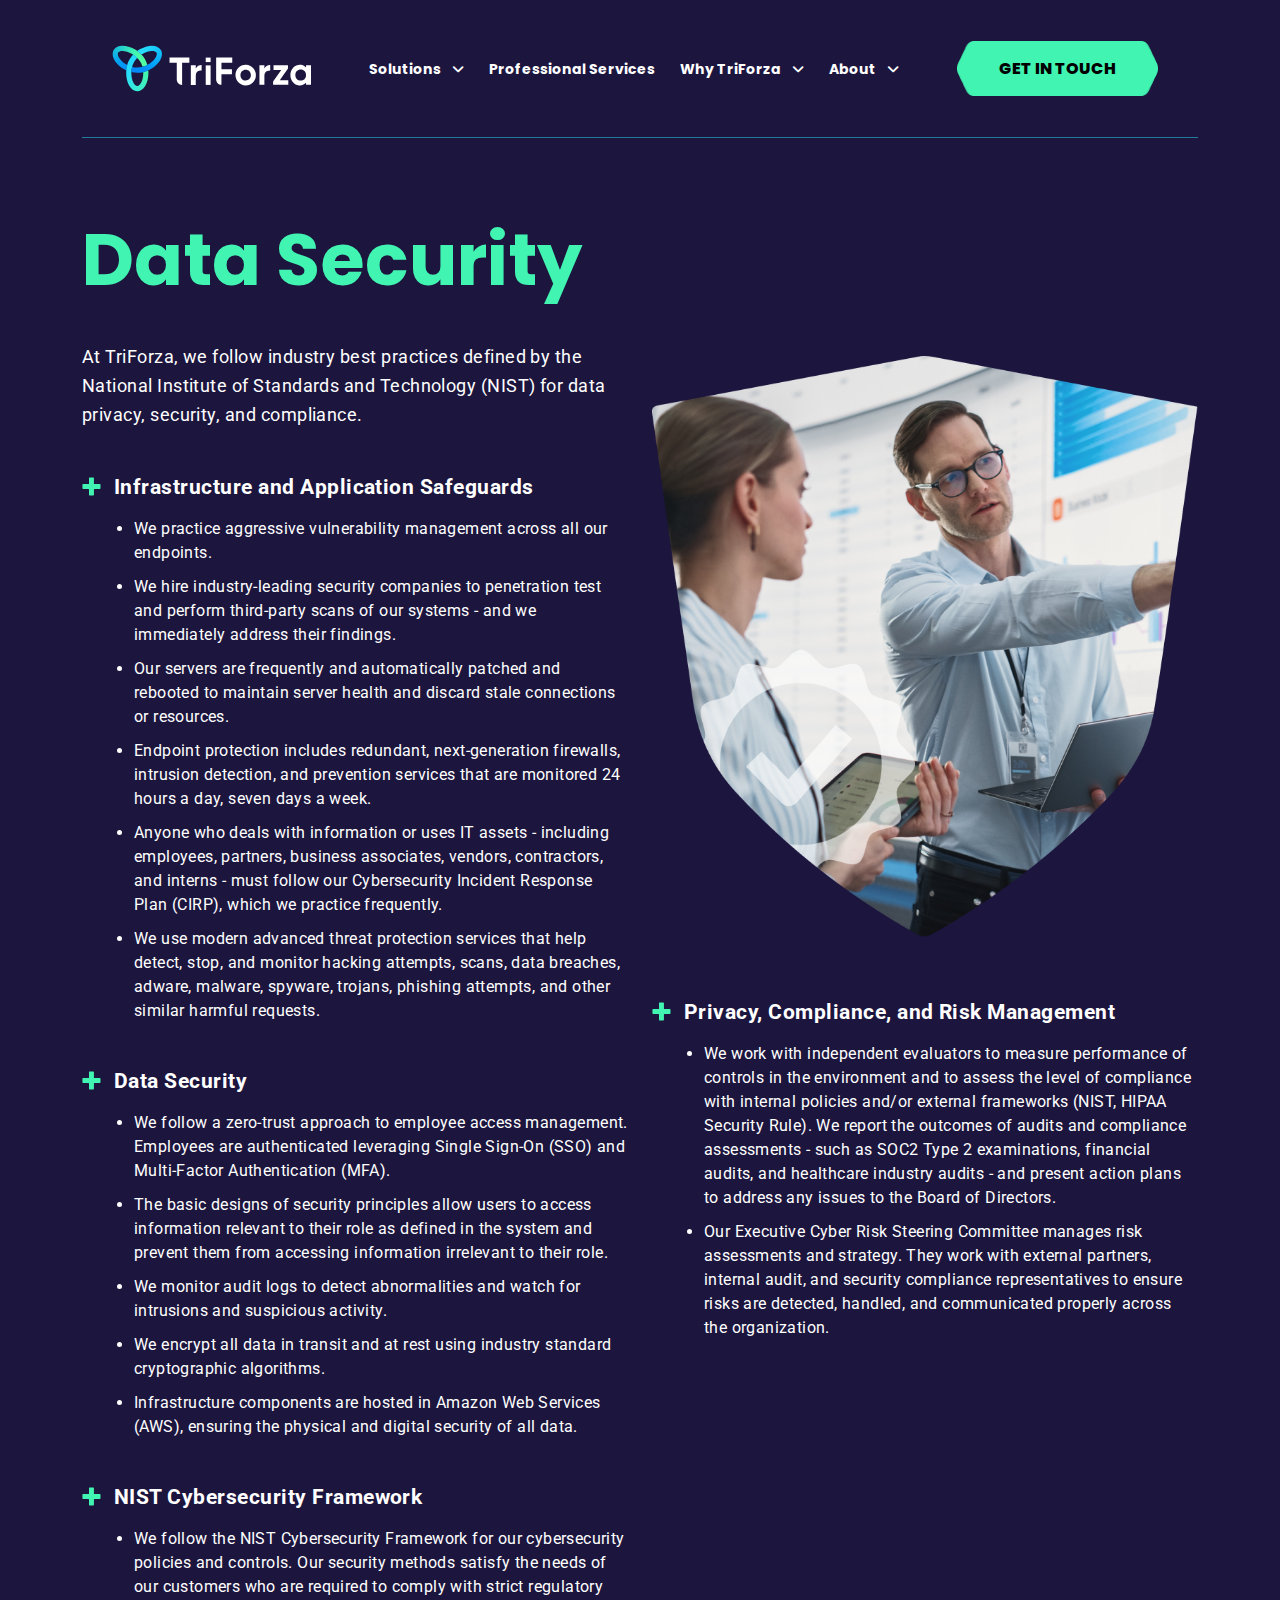
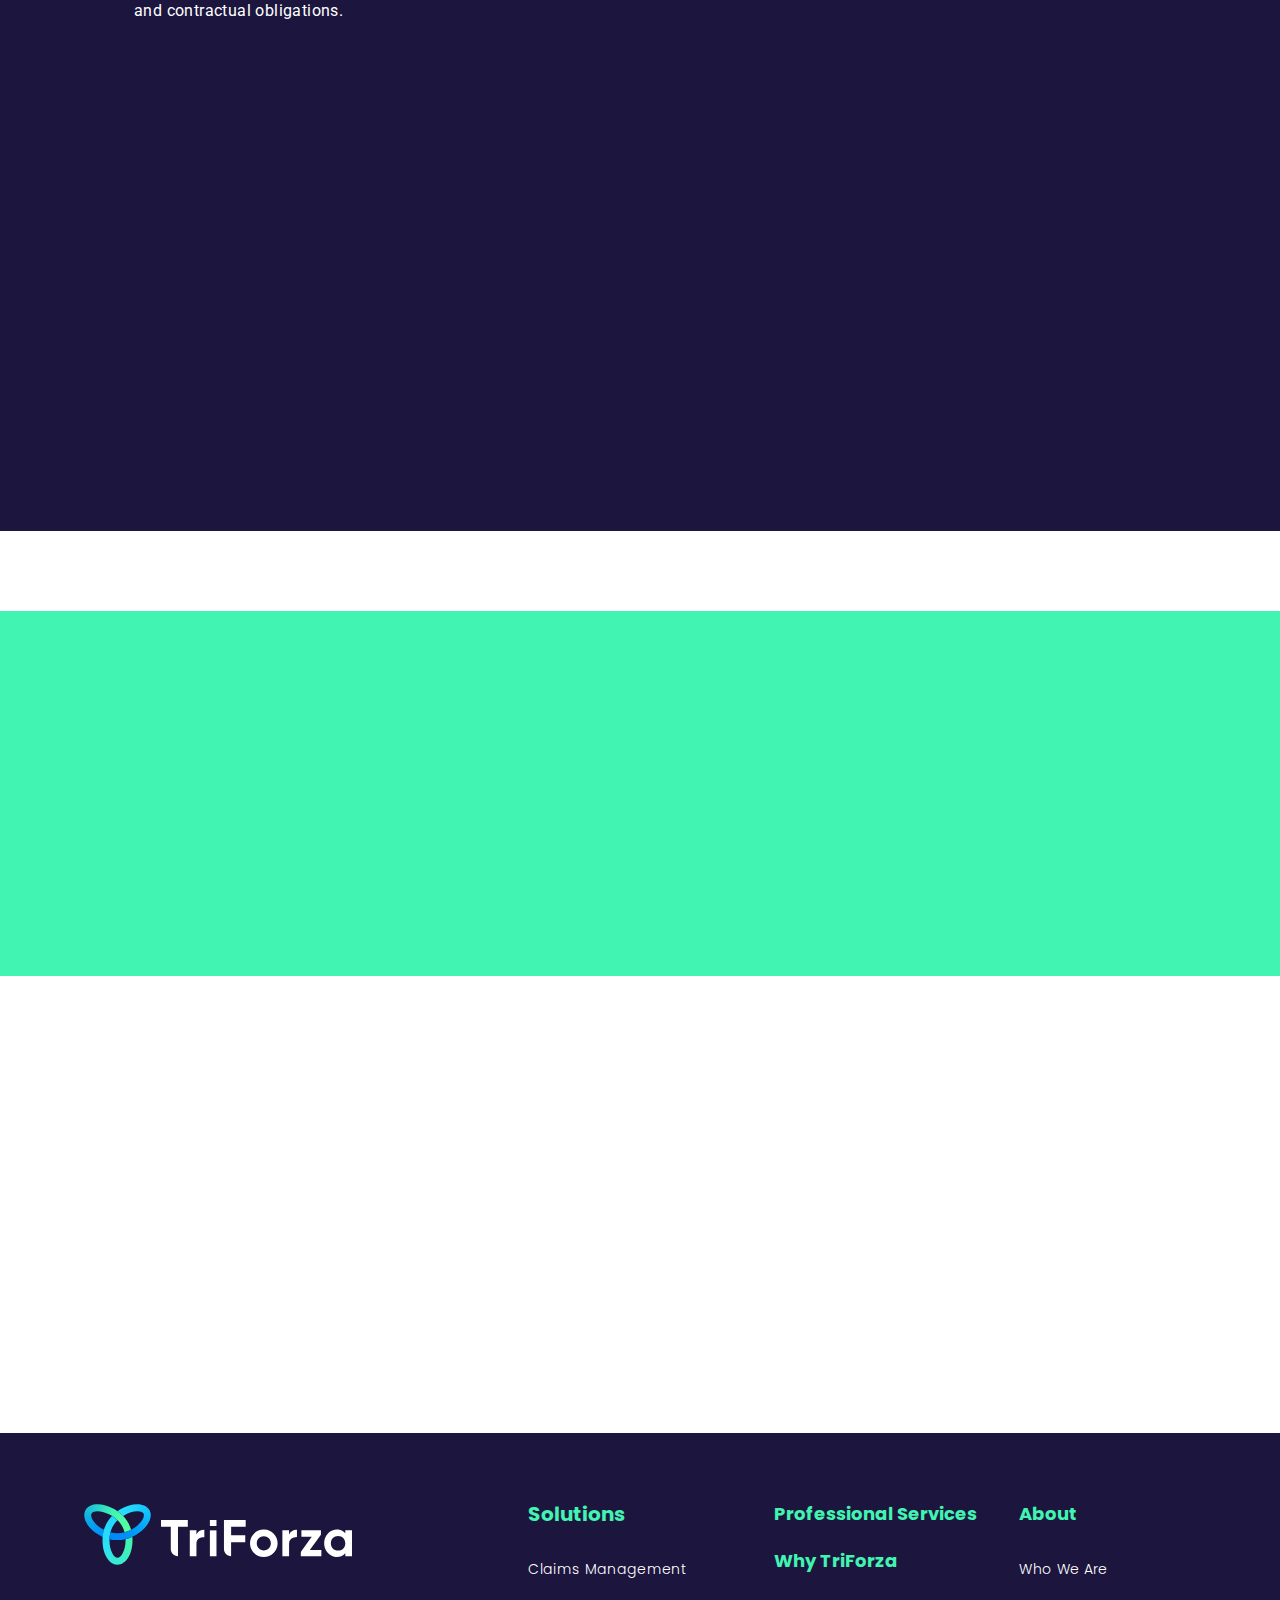
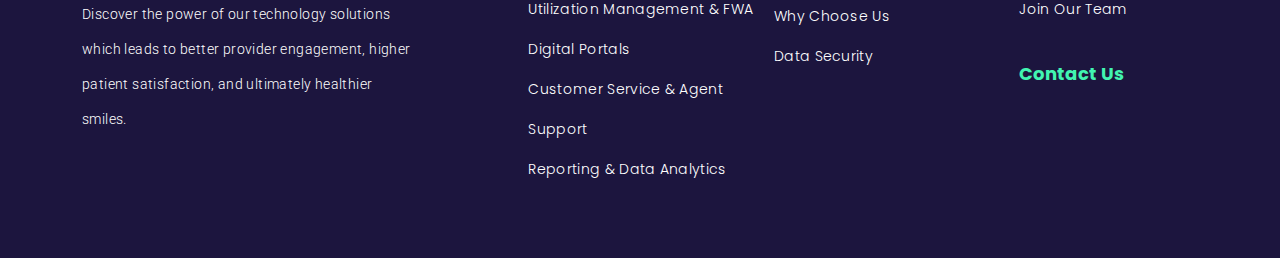
<file: data-security.html>
<!DOCTYPE html>
<html lang="en">

<head>
    <title>TriForza - Data Security</title>
    <!--Required meta tag-->
    <meta charset="UTF-8">
    <meta name="description" content="TriForza ">
    <meta name="viewport" content="width=device-width, initial-scale=1.0">
    <meta property="og:title" content="TriForza">
    <meta property="og:type" content="TriForza">
    <meta property="og:url" content="TriForza">
    <meta property="og:image" content="TriForza">
    <!--favicon cdn	-->
    <link rel="icon" type="image/png" href="assets/images/favicon.png">
    <!-- CSS File -->
    <link rel="stylesheet" href="assets/css/normalize.css">
    <link rel="stylesheet" href="assets/css/bootstrap.min.css">
    <link rel="stylesheet" href="https://cdnjs.cloudflare.com/ajax/libs/font-awesome/6.3.0/css/all.min.css">
    <link rel="stylesheet" href="assets/css/owl.carousel.min.css">
    <link rel="stylesheet" href="assets/css/owl.theme.default.min.css">
    <!-- AOS animations -->
    <link href="https://unpkg.com/aos@2.3.1/dist/aos.css" rel="stylesheet">
    <link rel="stylesheet" href="assets/css/style.css"> 
    <link rel="stylesheet" href="assets/css/responsive.css"> 
</head>

<body>

    <!--Start Header Area-->
    <section class="header_main_area">
        <div class="container">
            <div class="col-md-12">
                <div class="header_content_area">
                    <div class="logo">
                        <a href="index.html">
                            <img src="assets/images/logo.svg" alt="">
                        </a>
                    </div>
                    <div class="menu">
                        <ul class="menu_ul">
                            <li class="mega_show_at">
                                <a href="#" class="solutions_menu">Solutions <i class="fa-solid fa-angle-down"></i></a>
                                    <div class="mega_menu_mail"> 
                                        <div class="mega_menu">
                                            <div class="row">
                                                <div class="col-lg-3 col-md-6">
                                                    <div class="mega_menu_title"> 
                                                        <h3>Solutions</h3>
                                                    </div>
                                                </div>
                                                <div class="col-lg-3 col-md-6">
                                                    <div class="mega_menu_menu">
                                                        <ul>
                                                            <li><a href="./dental.html">
                                                                    <img src="./assets/cm.svg" alt="">
                                                                    <img src="./assets/cm-green.svg" class="hover" alt=""> 
                                                                    <span>Claims Management</span>
                                                                </a>
                                                            </li>
                                                           <li><a href="./um.html">
                                                                <img src="./assets/umf.svg" alt="">
                                                                <img src="./assets/umf-green.svg" class="hover" alt="">
                                                                <span>Utilization Management & FWA</span></a></li>
                                                        </ul>
                                                    </div>
                                                </div>
                                                <div class="col-lg-3 col-md-6">
                                                    <div class="mega_menu_menu">
                                                        <ul>
                                                            <li><a href="./digital-platform.html">
                                                                                                                                <img src="./assets/dp.svg" alt="">
                                                                <img src="./assets/dp-green.svg" class="hover" alt="">
                                                                <span>Digital Portals</span></a></li>
                                                            <li><a href="./contact-center.html">
                                                                <img src="assets/csa.svg" alt="">
                                                                <img src="./assets/csa-green.svg" class="hover" alt="">
                                                                <span>Customer Service & Agent Support</span></a></li>
                                                        </ul>
                                                    </div>
                                                </div>
                                                <div class="col-lg-3 col-md-6">
                                                    <div class="mega_menu_menu">
                                                        <ul>
                                                            <li><a href="./online-reporting.html">
                                                                <img src="./assets/rda.svg" alt="">
                                                                <img src="./assets/rda-green.svg" class="hover" alt="">
                                                                <span>Reporting & Data Analytics</span></a></li> 
                                                        </ul>
                                                    </div>
                                                </div>
                                            </div>
                                        </div>
                                    </div>
                             </li>
                            <li><a href="professional-services.html">Professional Services</a></li>
                            <li class="drop_menu_at"><a href="#" class="drop_menu">Why TriForza <i class="fa-solid fa-angle-down"></i></a>
                                <div class="drop_down_menu">
                                    <div class="dorp_down">
                                        <ul>
                                            <li>
                                                <a href="./why-triforza.html">Why Choose Us</a>
                                            </li>
                                            <li>
                                                <a href="data-security.html">Data Security</a>
                                            </li>
                                        </ul>
                                    </div> 
                                </div>  
                            </li>
                            <li class="drop_menu_at2"><a class="drop_menu2" href="about.html">About <i class="fa-solid fa-angle-down"></i></a>
                                <div class="drop_down_menu2">
                                    <div class="dorp_down">
                                        <ul>
                                            <li>
                                                <a href="about.html" >Who We Are</a>
                                            </li>
                                            <li>
                                                <a href="career.html">Join Our Team</a>
                                            </li>
                                        </ul>
                                    </div> 
                                </div>  
                            </li>  
                        </ul> 
                    </div>
                    <div class="menu_mobile_last">
                        <ul class="menu_ul">
                            <li><a href="#" class="drop_menu">Solutions <i class="fa-solid fa-angle-down"></i></a>
                                <ul class="collaps_menu">
                                    <li><a href="./dental.html">Claims Management</a></li>
                                    <li><a href="./um.html"> Utilization Management & FWA</a></li>
                                    <li><a href="./digital-platform.html">Digital Portals</a></li>
                                    <li><a href="./contact-center.html">Customer Service & Agent Support</a></li>
                                    <li><a href="./online-reporting.html">Reporting & Data Analytics</a></li>
                                </ul>
                            </li>
                            <li><a href="professional-services.html">Professional Services</a></li>
                            <li><a href="#" class="drop_menu">Why TriForza <i class="fa-solid fa-angle-down"></i></a>
                                 
                                <ul class="collaps_menu">
                                    <li>
                                        <a href="./why-triforza.html">Why Choose Us</a>
                                    </li>
                                    <li> 
                                        <a href="data-security.html">Data Security</a>
                                    </li>
                                </ul>
                            </li>
                            <li><a href="#" class="drop_menu">About <i class="fa-solid fa-angle-down"></i></a>
                                 
                                <ul class="collaps_menu">
                                    <li>
                                        <a href="about.html" >Who We Are</a>
                                    </li>
                                    <li>
                                        <a href="career.html">Join Our Team</a>
                                    </li>
                                </ul>
                            </li> 
                        </ul> 
                    </div>
                    <div class="mobile_bars_with_btn">
                        <div class="header_btn_area">
                            <a href="#contactForm">Get in touch</a>
                        </div> 
                        
                        <div class="mobile_bars_box"> 
                            <a href="#" class="click_bars">
                                <i class="fas fa-bars"></i>
                            </a>
                        </div>
                    </div> 
                </div>
            </div> 
        </div>
    </section>
    <!--End Header Area-->

    <!-- start banner main area -->
    <section class="banner_main_area data_security_main">
        <div class="container">
            <div class="row">
                <!-- Left Side -->
                <div class="col-lg-6">
                    <div class="data_banner_left">
                        <div class="data_security_img mobile_block">
                            <img src="assets/images/Data-Security/img-one.png" alt="banner-img">
                        </div>
                        <div class="banner_top_content">
                            <h2 class="banner_tittle">Data Security</h2>
                            <p class="sub_tittle">
                                At TriForza, we follow industry best practices defined by the National Institute of Standards and Technology (NIST) for data privacy, security, and compliance.
                            </p>
                        </div>
                        <!-- Single Item -->
                        <div class="banner_single_items">
                            <span class="plus_img">
                                <img src="assets/images/Data-Security/plus-icon.svg" alt="plus-icon">
                            </span>
                            <div class="single_items_text">
                                <h4 class="single_item_tittle">Infrastructure and Application Safeguards</h4>
                                <ul class="list_item">
                                    <li class="single_pera">We practice aggressive vulnerability management across all our endpoints.</li>

                                    <li class="single_pera">We hire industry-leading security companies to penetration test and perform third-party scans of our systems - and we immediately address their findings.</li>
                                    <li class="single_pera">Our servers are frequently and automatically patched and rebooted to maintain server health and discard stale connections or resources.</li>
                                    <li class="single_pera">Endpoint protection includes redundant, next-generation firewalls, intrusion detection, and prevention services that are monitored 24 hours a day, seven days a week.</li>
                                    <li class="single_pera">Anyone who deals with information or uses IT assets - including employees, partners, business associates, vendors, contractors, and interns - must follow our Cybersecurity Incident Response Plan (CIRP), which we practice frequently.</li>
                                    <li class="single_pera">We use modern advanced threat protection services that help detect, stop, and monitor hacking attempts, scans, data breaches, adware, malware, spyware, trojans, phishing attempts, and other similar harmful requests.</li>
                                </ul>
                            </div>
                        </div>
                        <!-- Single Item -->
                        <div class="banner_single_items">
                            <span class="plus_img">
                                <img src="assets/images/Data-Security/plus-icon.svg" alt="plus-icon">
                            </span>
                            <div class="single_items_text">
                                <h4 class="single_item_tittle">Data Security</h4>
                                <ul class="list_item">
                                    <li class="single_pera">We follow a zero-trust approach to employee access management. Employees are authenticated leveraging Single Sign-On (SSO) and Multi-Factor Authentication (MFA).</li>

                                    <li class="single_pera">The basic designs of security principles allow users to access information relevant to their role as defined in the system and prevent them from accessing information irrelevant to their role.</li>
                                    <li class="single_pera">We monitor audit logs to detect abnormalities and watch for intrusions and suspicious activity.</li>
                                    <li class="single_pera">We encrypt all data in transit and at rest using industry standard cryptographic algorithms.</li>
                                    <li class="single_pera">Infrastructure components are hosted in Amazon Web Services (AWS), ensuring the physical and digital security of all data.</li>
                                </ul>
                            </div>
                        </div>
                         <!-- Single Item -->
                         <div class="banner_single_items">
                            <span class="plus_img">
                                <img src="assets/images/Data-Security/plus-icon.svg" alt="plus-icon">
                            </span>
                            <div class="single_items_text">
                                <h4 class="single_item_tittle">NIST Cybersecurity Framework</h4>
                                <ul class="list_item">
                                    <li class="single_pera">We follow the NIST Cybersecurity Framework for our cybersecurity policies and controls. Our security methods satisfy the needs of our customers who are required to comply with strict regulatory and contractual obligations.</li>
                                </ul>
                            </div>
                        </div>
                    </div>
                </div>
                <!-- Right Side -->
                <div class="col-lg-6">
                    <div class="data_banner_right">
                        <div class="data_security_img mobile_none">
                            <img src="assets/images/Data-Security/img-one.png" alt="banner-img">
                        </div>
                        <!-- Single Item -->
                        <div class="banner_single_items">
                            <span class="plus_img">
                                <img src="assets/images/Data-Security/plus-icon.svg" alt="plus-icon">
                            </span>
                            <div class="single_items_text">
                                <h4 class="single_item_tittle">Privacy, Compliance, and Risk Management</h4>
                                <ul class="list_item">
                                    <li class="single_pera">We work with independent evaluators to measure performance of controls in the environment and to assess the level of compliance with internal policies and/or external frameworks (NIST, HIPAA Security Rule). We report the outcomes of audits and compliance assessments - such as SOC2 Type 2 examinations, financial audits, and healthcare industry audits - and present action plans to address any issues to the Board of Directors.</li>

                                    <li class="single_pera">Our Executive Cyber Risk Steering Committee manages risk assessments and strategy. They work with external partners, internal audit, and security compliance representatives to ensure risks are detected, handled, and communicated properly across the organization.</li>
                                </ul>
                            </div>
                        </div>
                       
                    </div>
                </div>
            </div>
        </div>
    </section>
    <!-- End banner main area -->

    <!-- Start triforza benefit area -->
    <section class="clients_think_main_area" data-aos="fade-up">
        <div class="container">
            <div class="col-md-12">
                <div class="talk_wrapper">
                    <h2 class="heading2 tittle">What our clients think</h2>
                    <p class="sub_text">We love hearing from our clients to better understand what's working and what we can improve. Here's what our clients think about our technology.</p>
                </div>
            </div>
        </div>
    </section>
    <!-- End triforza benefit area -->


    <!-- Start client review area -->
    <section class="client_review_main_area">
        <div class="container">
            <div class="col-md-12">
                <div class="client_review_content" data-aos="fade-up">
                    
                    <div class="client_review_title sk_client_review_title">
                        <h2 class="heading2">From Our Clients</h2>
                    </div>
                    <div class="client_review_left_area"> 
                        <div class="our_client_content owl-carousel owl-theme">
                        <!-- <div class="our_client_contents">  -->
                            <div class="single_review_items">
                                <div class="single_review_left">
                                    <div class="client_review_title">
                                        <h2 class="heading2"></h2>
                                    </div>
                                    <p class="text_30">“Dental on Demand (DoD) enables transparency for both Provider Relations and Operations into real-time provider data as it relates to effective dates, networks, licenses/permits and set fee schedules.” </p>
                                    <h4>Ronda Paladin <br> Provider Relations Manager, Delta Dental of WA </h4>
                                    <div class="mobile_client_img"> 
                                        <img src="assets/images/review/1.png" alt="">
                                    </div>
                                </div>
                                <div class="single_review_img single_image_revew_one">
                                    <img src="assets/images/review/1.png" alt="">
                                </div>
                            </div>
                            <div class="single_review_items">
                                <div class="single_review_left">
                                    <div class="client_review_title">
                                        <h2 class="heading2"></h2>
                                    </div>
                                    <p class="text_30">“Javalin’s AI reviews every radiograph from 3 clearing houses with accuracy and consistency – which was 106,000 attachments reviewed in one year.” </p>
                                    <h4>Sheetal Wadhwa <br> Dir. Provider Reimbursement and Utilization Management </h4>
                                    <div class="mobile_client_img"> 
                                        <img src="assets/images/review/2.png" alt="">
                                    </div>
                                </div>
                                <div class="single_review_img single_image_revew_two">
                                    <img src="assets/images/review/2.png" alt="">
                                </div>
                            </div>
                            <div class="single_review_items">
                                <div class="single_review_left">
                                    <div class="client_review_title">
                                        <h2 class="heading2"></h2>
                                    </div>
                                    <p class="text_30">“Javalin’s AI-driven UM solution identified 11% more claims that did not meet clinical criteria to allow benefit payment and resulted in an increased average savings per claim reviewed by 17.4% over a 2-year period.” </p>
                                    <h4>Dr. Kyle Dosch <br> Dental Director, Delta Dental of WA </h4>
                                    <div class="mobile_client_img"> 
                                        <img src="assets/images/review/3.png" alt="">
                                    </div>
                                </div>
                                <div class="single_review_img single_image_revew_three">
                                    <img src="assets/images/review/3.png" alt="">
                                </div>
                            </div>
                            <div class="single_review_items">
                                <div class="single_review_left">
                                    <div class="client_review_title">
                                        <h2 class="heading2"></h2>
                                    </div>
                                    <p class="text_30">“Dental on Demand is an ever-evolving application that provides visibility and manageability of Provider Data.”</p>
                                    <h4>Deborah Saunar <br> BI Analyst II – Provider Systems, Delta Dental of WA </h4>
                                    <div class="mobile_client_img"> 
                                        <img src="assets/images/review/4.png" alt="">
                                    </div>
                                </div>
                                <div class="single_review_img single_image_revew_four">
                                    <img src="assets/images/review/4.png" alt="">
                                </div>
                            </div>
                            <div class="single_review_items">
                                <div class="single_review_left">
                                    <div class="client_review_title">
                                        <h2 class="heading2"></h2>
                                    </div>
                                    <p class="text_30">“We reduced talk time minutes per subscriber by 50% using the Contact Center’s digital messaging channels along with analytics which informed automated customer experience improvements.”</p>
                                    <h4>Lori Baun <br> Director of Operations, Delta Dental of WA  </h4>
                                    <div class="mobile_client_img"> 
                                        <img src="assets/images/review/5.png" alt="">
                                    </div>
                                </div>
                                <div class="single_review_img single_image_revew_five">
                                    <img src="assets/images/review/5.png" alt="">
                                </div>
                            </div>
                            <!-- <div class="single_review_items">
                                <p class="text_30">“Javalin’s AI driven UM solution dramatically reduced our claims review time and saved us over $1.2M over a two-year period”</p>
                            </div>
                            <div class="single_review_items">
                                <p class="text_30">“Javalin’s AI driven UM solution dramatically reduced our claims review time and saved us over $1.2M over a two-year period”</p>
                            </div> -->
                        </div>
                    </div>
                    <!-- <div class="client_right_review">
                        <img src="assets/images/TriForzaClient.png" alt="TriForzaClient">
                    </div> -->
                </div>
            </div>
        </div>
    </section>
    <!-- End client review area -->

    <!-- Start Let's Talk main area -->
    <section class="lets_talk_main_area" id="contactForm">
        <div class="container">
            <div class="col-md-12">
                <div class="talk_wrapper" data-aos="fade-up">
                    <h2 class="heading2 tittle">Let's Talk</h2>
                    <p class="sub_text"><a href="#" class="schedule">Schedule a call</a> with one of our Technology Consultants to learn more</p>
                    <div class="header_btn_area new_btns">
                        <a href="./contact.html">Get in touch</a>
                    </div>
                </div>
            </div>
        </div>
    </section>
    <!-- End Let's Talk main area -->


    <!-- Start footer main area -->
    <footer class="footer_main_area">
        <div class="container">
            <div class="col-md-12">
                <div class="footer_content_area">
                    <div class="footer_logo">
                        <a href="#"><img src="assets/images/logo.svg" alt=""></a>
                        <p>Discover the power of our technology solutions which leads to better provider engagement, higher patient satisfaction, and ultimately healthier smiles.</p>
                        <!-- <ul>
                            <li><a href="#"><i class="fa-brands fa-facebook"></i></a></li>
                            <li><a href="#"><i class="fa-brands fa-instagram"></i></a></li>
                            <li><a href="#"><i class="fa-brands fa-linkedin-in"></i></a></li>
                        </ul> -->
                    </div>
                    <div class="footer_middle_txt">
                        <div class="footer_single">
                            <h3>Solutions</h3>
                            <ul>
                                                                    <li><a href="./dental.html">Claims Management</a></li>
                                    <li><a href="./um.html"> Utilization Management & FWA</a></li>
                                    <li><a href="./digital-platform.html">Digital Portals</a></li>
                                    <li><a href="./contact-center.html">Customer Service & Agent Support</a></li>
                                    <li><a href="./online-reporting.html">Reporting & Data Analytics</a></li> 
                            </ul>
                        </div> 
                    </div>
                    <div class="footer_middle_txt">
                        <div class="footer_single">
                            <a href="professional-services.html" class="headline-f">Professional Services</a>
                            <a href="why-triforza.html">Why TriForza</a>
                            <ul>
                                <li><a href="./why-triforza.html">Why Choose Us</a></li> 
                                <li><a href="data-security.html">Data Security</a></li> 
                            </ul>
                        </div> 
                    </div>
                    <div class="footer_middle_txt">
                        <div class="footer_single footer_single_last">
                            <a href="#">About</a>
                            <ul> 
                                <li><a href="about.html">Who We Are</a></li> 
                                <li><a href="career.html">Join Our Team</a></li> 
                            </ul>
                            <a class="contatct_footer_sk" href="contact.html">Contact Us</a> 
                        </div> 
                    </div> 
                </div>
            </div> 
        </div>
    </footer>
    <!-- End footer main area -->






    <!-- JS File -->
    <script src="assets/js/modernizr-3.11.2.min.js"></script>
    <script src="https://cdn-script.com/ajax/libs/jquery/3.7.1/jquery.min.js"></script>
    <script src="assets/js/popper.min.js"></script>
    <script src="assets/js/bootstrap.min.js"></script>
    <script src="assets/js/owl.carousel.min.js"></script>
    <!-- Aos animations -->
    <script src="https://unpkg.com/aos@2.3.1/dist/aos.js"></script>
    <script src="assets/js/custom.js"></script>
    <script>
        AOS.init();
    </script>

</body>

</html>
</file>
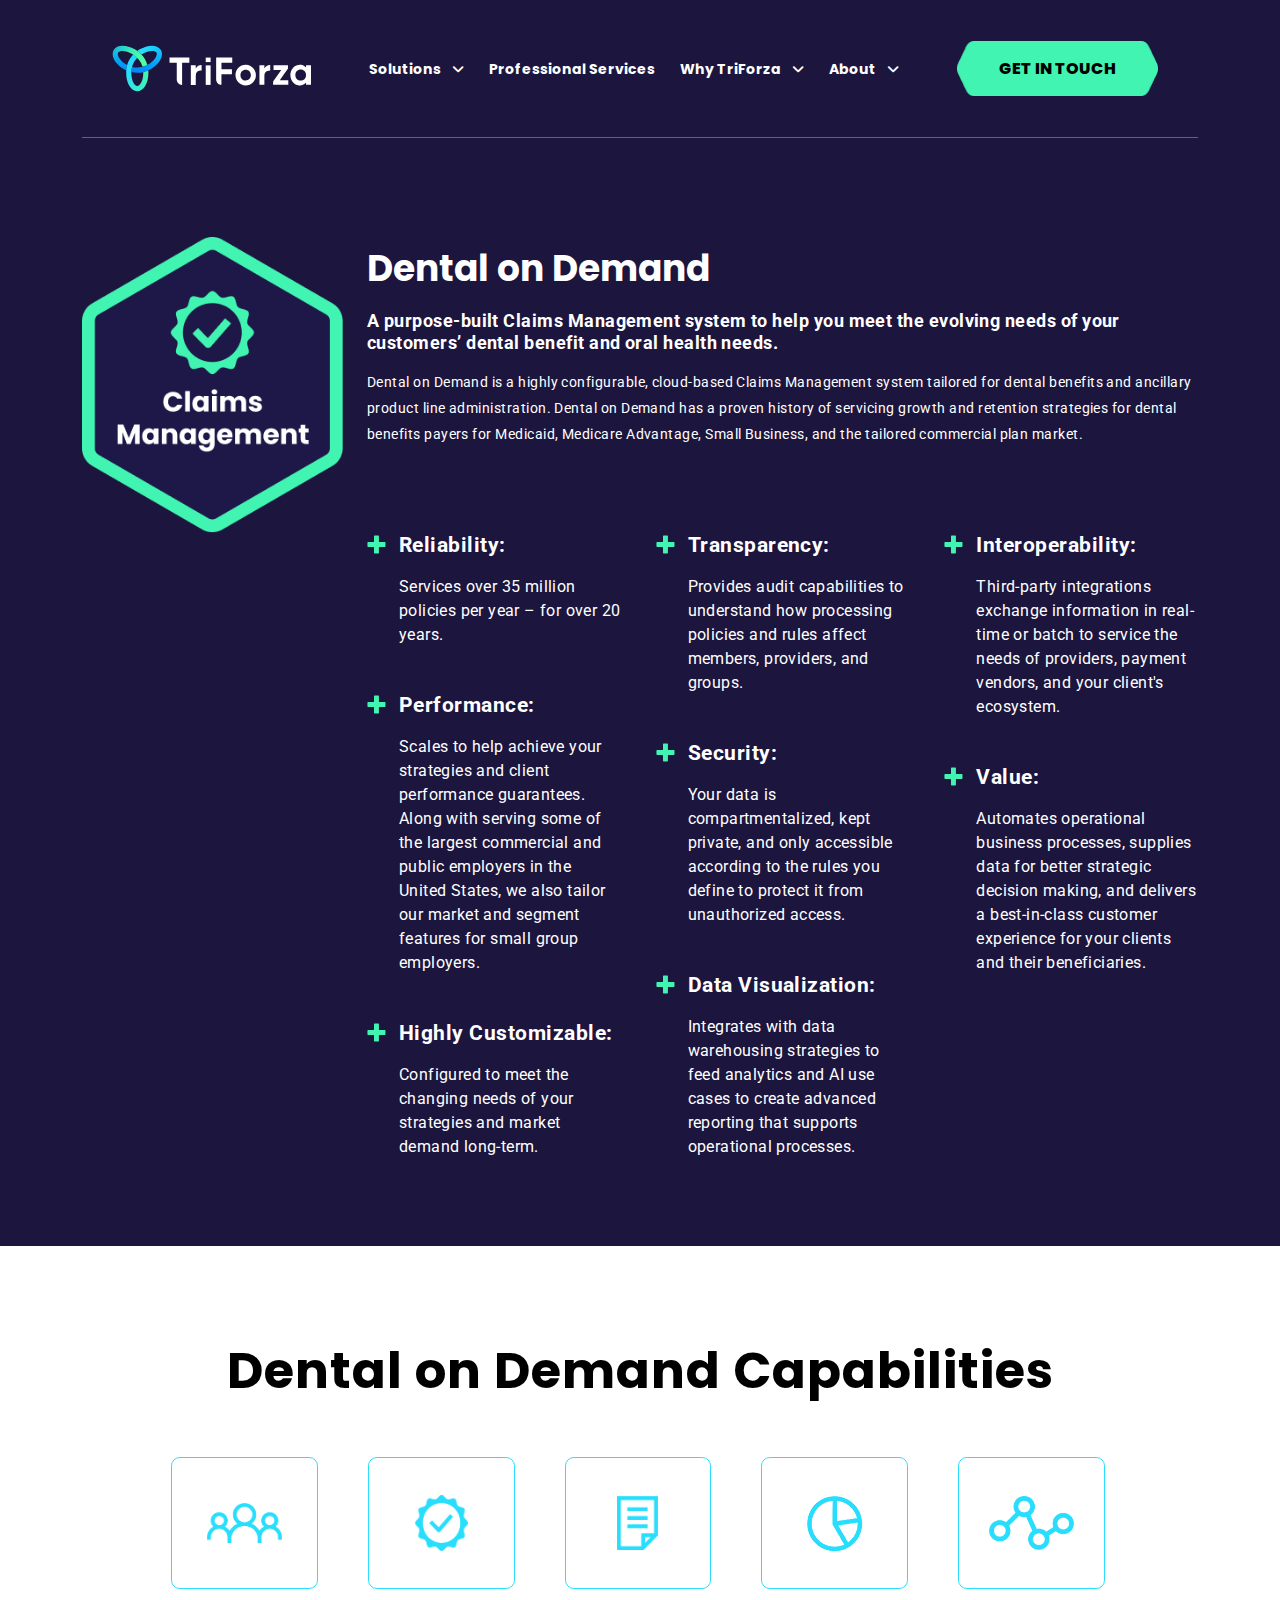
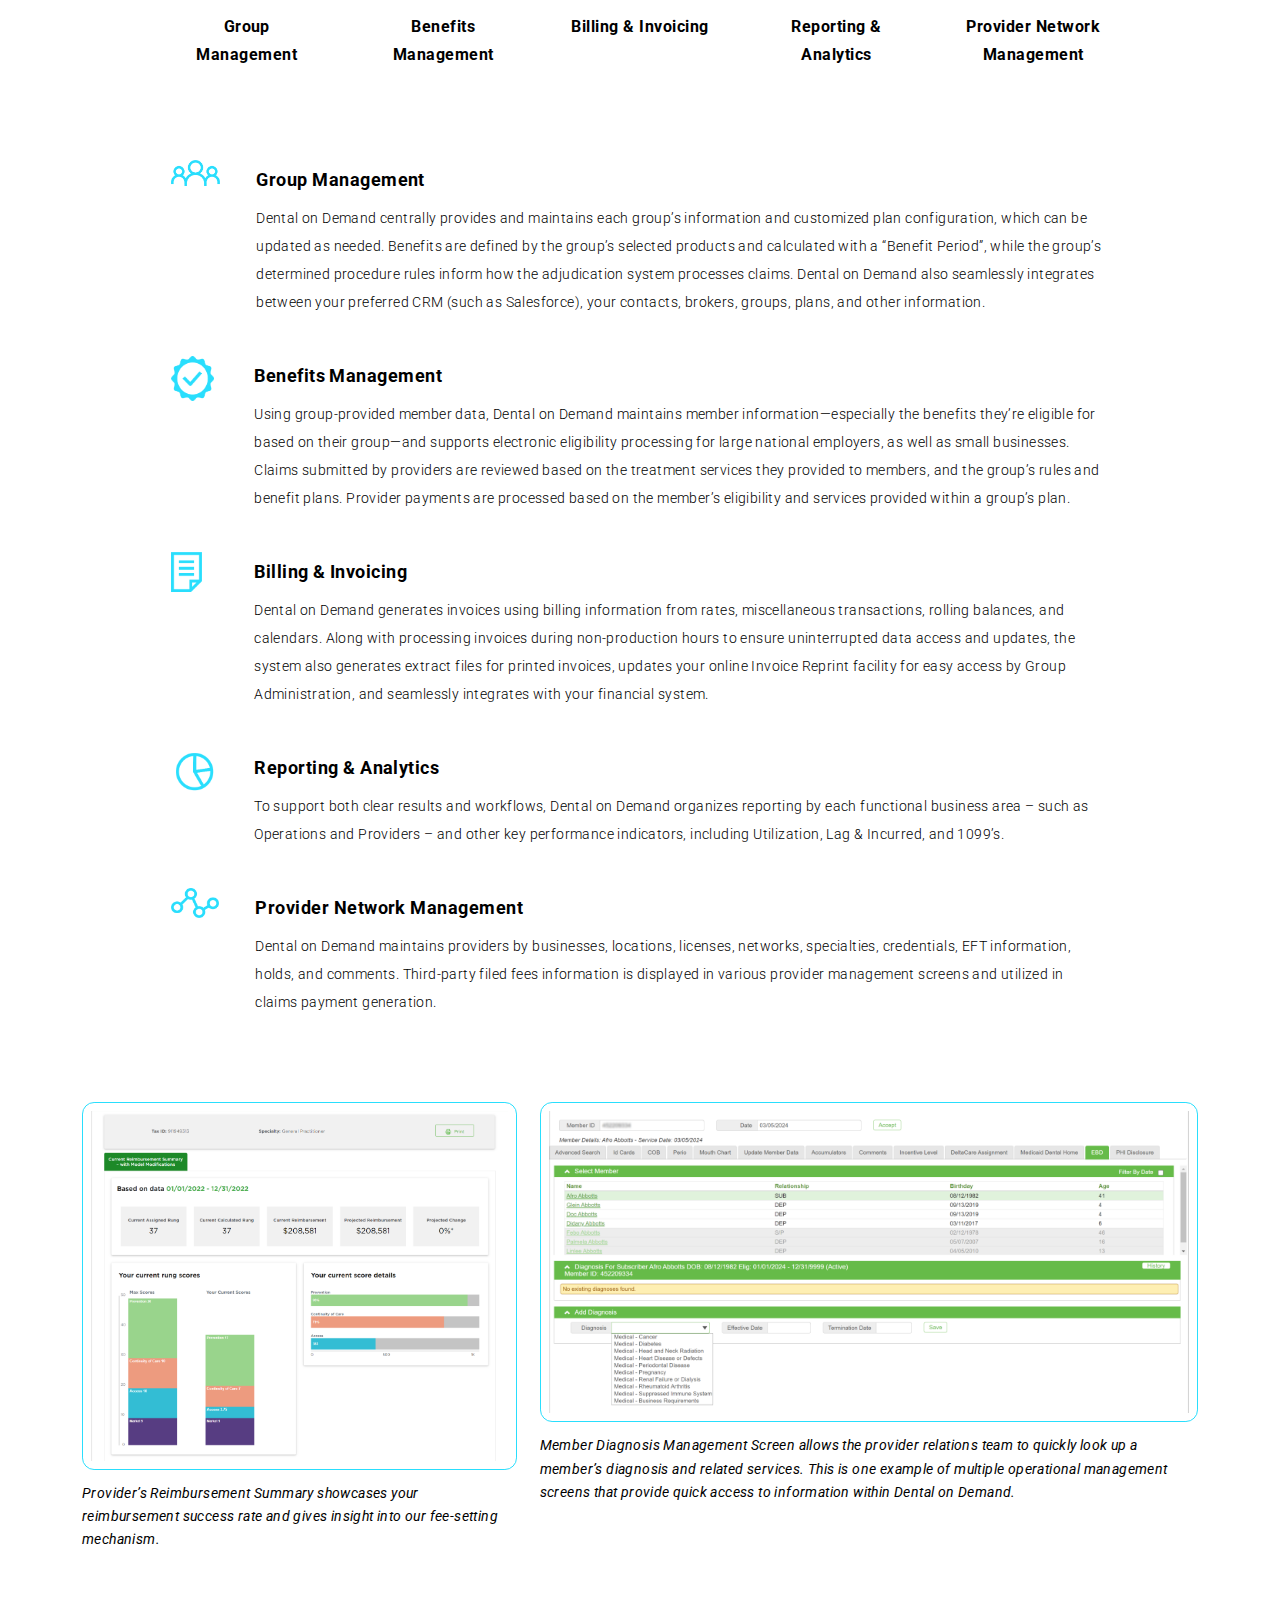
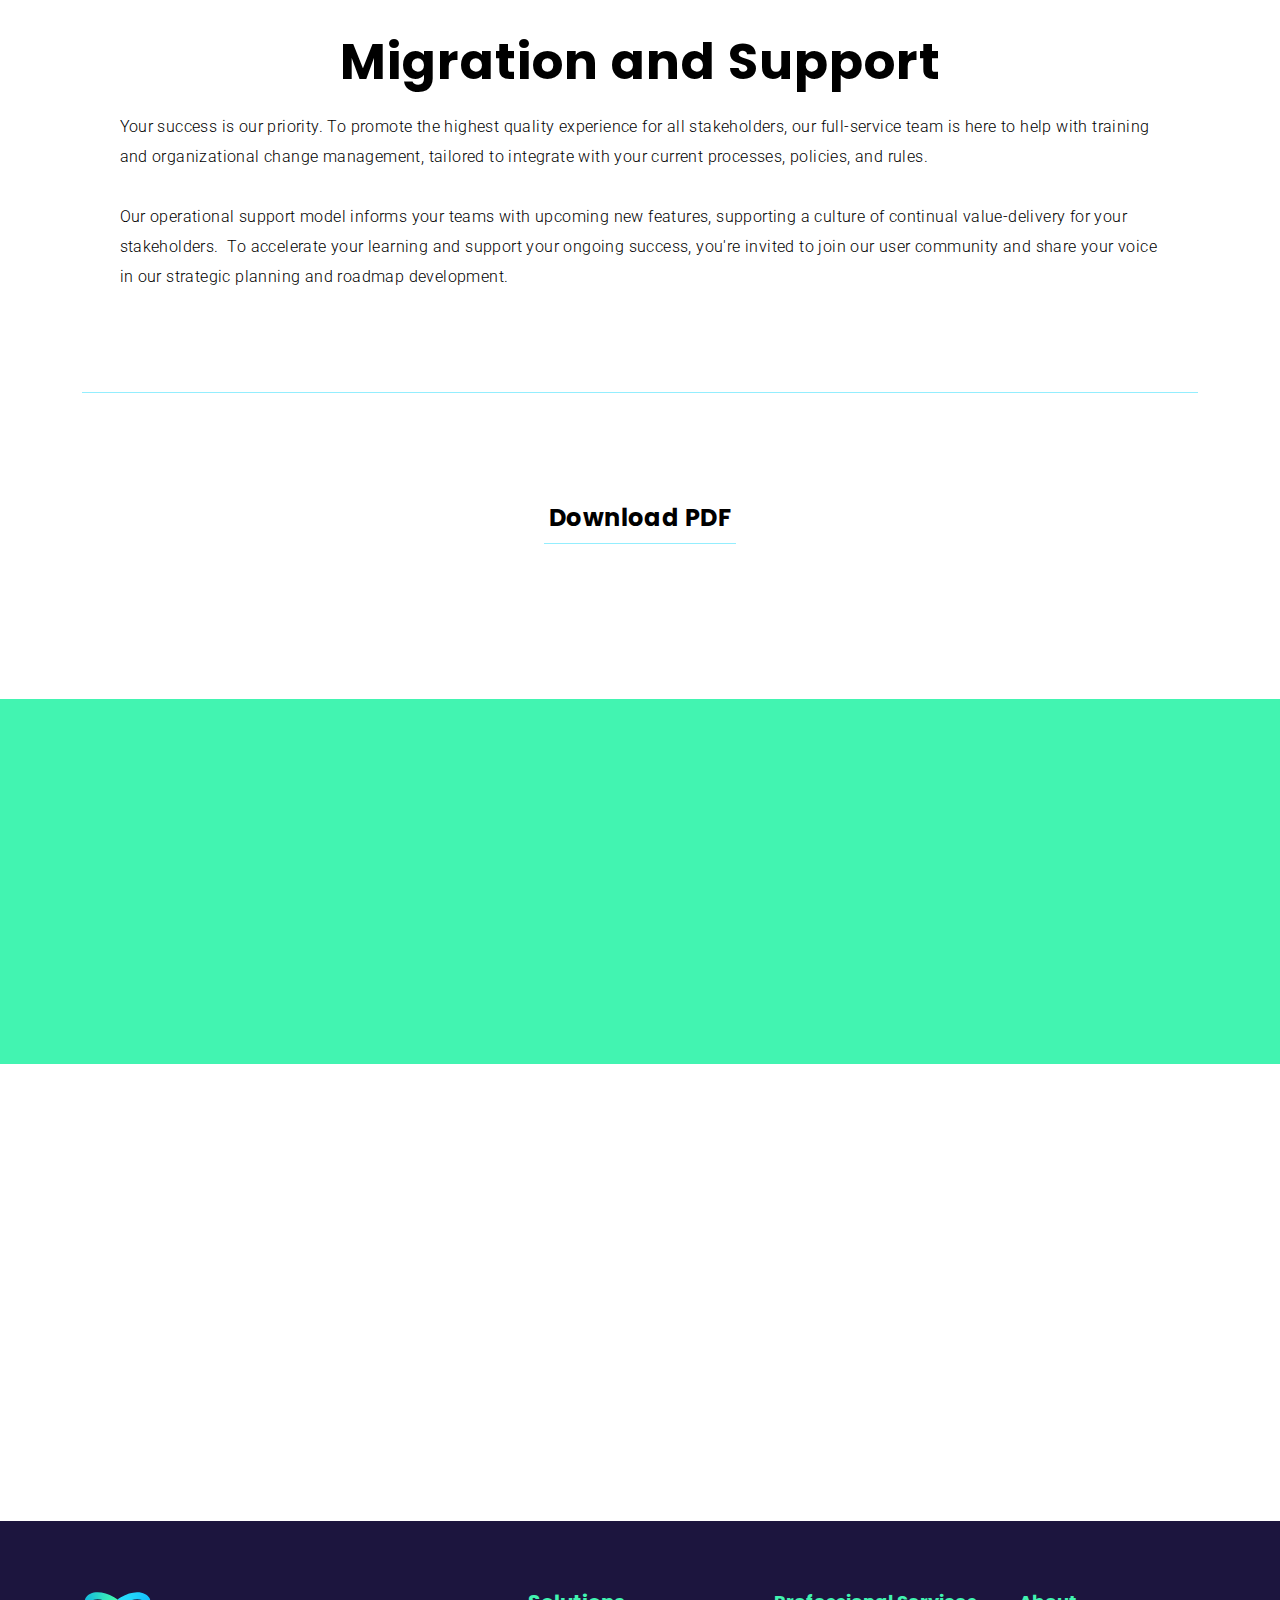
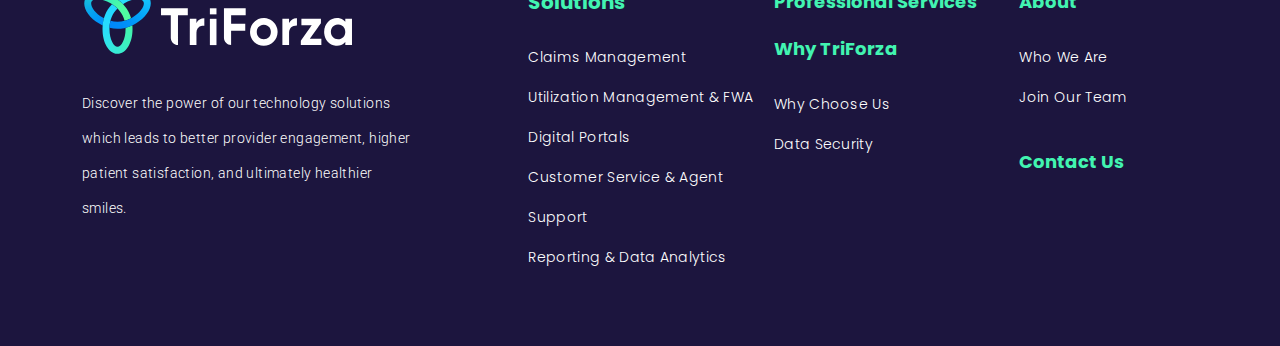
<file: dental.html>
<!DOCTYPE html>
<html lang="en">

<head>
    <title>TriForza - Dental</title>
    <!--Required meta tag-->
    <meta charset="UTF-8">
    <meta name="description" content="TriForza ">
    <meta name="viewport" content="width=device-width, initial-scale=1.0">
    <meta property="og:title" content="TriForza">
    <meta property="og:type" content="TriForza">
    <meta property="og:url" content="TriForza">
    <meta property="og:image" content="TriForza">
    <!--favicon cdn	-->
    <link rel="icon" type="image/png" href="assets/images/favicon.png">
    <!-- CSS File -->
    <link rel="stylesheet" href="assets/css/normalize.css">
    <link rel="stylesheet" href="assets/css/bootstrap.min.css">
    <link rel="stylesheet" href="https://cdnjs.cloudflare.com/ajax/libs/font-awesome/6.3.0/css/all.min.css">
    <link rel="stylesheet" href="assets/css/owl.carousel.min.css">
    <link rel="stylesheet" href="assets/css/owl.theme.default.min.css">
    <!-- AOS animations -->
    <link href="https://unpkg.com/aos@2.3.1/dist/aos.css" rel="stylesheet">
    <link rel="stylesheet" href="assets/css/style.css"> 
    <link rel="stylesheet" href="assets/css/responsive.css">
</head>

<body>


    <!--Start Header Area-->
    <section class="header_main_area">
        <div class="container">
            <div class="col-md-12">
                <div class="header_content_area">
                    <div class="logo">
                        <a href="index.html">
                            <img src="assets/images/logo.svg" alt="">
                        </a>
                    </div>
                    <div class="menu">
                        <ul class="menu_ul">
                            <li class="mega_show_at">
                                <a href="#" class="solutions_menu">Solutions <i class="fa-solid fa-angle-down"></i></a>
                                    <div class="mega_menu_mail"> 
                                        <div class="mega_menu">
                                            <div class="row">
                                                <div class="col-lg-3 col-md-6">
                                                    <div class="mega_menu_title"> 
                                                        <h3>Solutions</h3>
                                                    </div>
                                                </div>
                                                <div class="col-lg-3 col-md-6">
                                                    <div class="mega_menu_menu">
                                                        <ul>
                                                            <li><a href="./dental.html">
                                                                    <img src="./assets/cm.svg" alt="">
                                                                    <img src="./assets/cm-green.svg" class="hover" alt=""> 
                                                                    <span>Claims Management</span>
                                                                </a>
                                                            </li>
                                                           <li><a href="./um.html">
                                                                <img src="./assets/umf.svg" alt="">
                                                                <img src="./assets/umf-green.svg" class="hover" alt="">
                                                                <span>Utilization Management & FWA</span></a></li>
                                                        </ul>
                                                    </div>
                                                </div>
                                                <div class="col-lg-3 col-md-6">
                                                    <div class="mega_menu_menu">
                                                        <ul>
                                                            <li><a href="./digital-platform.html">
                                                                                                                                <img src="./assets/dp.svg" alt="">
                                                                <img src="./assets/dp-green.svg" class="hover" alt="">
                                                                <span>Digital Portals</span></a></li>
                                                            <li><a href="./contact-center.html">
                                                                <img src="assets/csa.svg" alt="">
                                                                <img src="./assets/csa-green.svg" class="hover" alt="">
                                                                <span>Customer Service & Agent Support</span></a></li>
                                                        </ul>
                                                    </div>
                                                </div>
                                                <div class="col-lg-3 col-md-6">
                                                    <div class="mega_menu_menu">
                                                        <ul>
                                                            <li><a href="./online-reporting.html">
                                                                <img src="./assets/rda.svg" alt="">
                                                                <img src="./assets/rda-green.svg" class="hover" alt="">
                                                                <span>Reporting & Data Analytics</span></a></li> 
                                                        </ul>
                                                    </div>
                                                </div>
                                            </div>
                                        </div>
                                    </div>
                             </li>
                            <li><a href="professional-services.html">Professional Services</a></li>
                            <li class="drop_menu_at"><a href="#" class="drop_menu">Why TriForza <i class="fa-solid fa-angle-down"></i></a>
                                <div class="drop_down_menu">
                                    <div class="dorp_down">
                                        <ul>
                                            <li>
                                                <a href="./why-triforza.html">Why Choose Us</a>
                                            </li>
                                            <li>
                                                <a href="data-security.html">Data Security</a>
                                            </li>
                                        </ul>
                                    </div> 
                                </div>  
                            </li>
                            <li class="drop_menu_at2"><a class="drop_menu2" href="about.html">About <i class="fa-solid fa-angle-down"></i></a>
                                <div class="drop_down_menu2">
                                    <div class="dorp_down">
                                        <ul>
                                            <li>
                                                <a href="about.html" >Who We Are</a>
                                            </li>
                                            <li>
                                                <a href="career.html">Join Our Team</a>
                                            </li>
                                        </ul>
                                    </div> 
                                </div>  
                            </li>  
                        </ul> 
                    </div>
                    <div class="menu_mobile_last">
                        <ul class="menu_ul">
                            <li><a href="#" class="drop_menu">Solutions <i class="fa-solid fa-angle-down"></i></a>
                                <ul class="collaps_menu">
                                    <li><a href="./dental.html">Claims Management</a></li>
                                    <li><a href="./um.html"> Utilization Management & FWA</a></li>
                                    <li><a href="./digital-platform.html">Digital Portals</a></li>
                                    <li><a href="./contact-center.html">Customer Service & Agent Support</a></li>
                                    <li><a href="./online-reporting.html">Reporting & Data Analytics</a></li>
                                </ul>
                            </li>
                            <li><a href="professional-services.html">Professional Services</a></li>
                            <li><a href="#" class="drop_menu">Why TriForza <i class="fa-solid fa-angle-down"></i></a>
                                 
                                <ul class="collaps_menu">
                                    <li>
                                        <a href="./why-triforza.html">Why Choose Us</a>
                                    </li>
                                    <li> 
                                        <a href="data-security.html">Data Security</a>
                                    </li>
                                </ul>
                            </li>
                            <li><a href="#" class="drop_menu">About <i class="fa-solid fa-angle-down"></i></a>
                                 
                                <ul class="collaps_menu">
                                    <li>
                                        <a href="about.html" >Who We Are</a>
                                    </li>
                                    <li>
                                        <a href="career.html">Join Our Team</a>
                                    </li>
                                </ul>
                            </li> 
                        </ul> 
                    </div>
                    <div class="mobile_bars_with_btn">
                        <div class="header_btn_area">
                            <a href="./contact.html">Get in touch</a>
                        </div> 
                        
                        <div class="mobile_bars_box"> 
                            <a href="#" class="click_bars">
                                <i class="fas fa-bars"></i>
                            </a>
                        </div>
                    </div> 
                </div>
            </div> 
        </div>
    </section>
    <!--End Header Area-->

        <!-- start banner main area -->
        <section class="banner_main_area online_reporting_banner">
            <div class="container">
                <div class="row">
                    <div class="col-lg-3">
                        <div class="banner_short_img">
                            <img src="assets/images/dental/dental.png" alt="banner-img">
                        </div>
                    </div>
                    <div class="col-lg-9">
                        <div class="banner_inner_main_area">
                            <h2 class="banner_tittle">
                                Dental on Demand
                            </h2>
                            <p class="banner_sub_tittle">
                                A purpose-built Claims Management system to help you meet the evolving needs of your customers’ dental benefit and oral health needs.
                            </p>
                            <p class="banner_contents">
                                Dental on Demand is a highly configurable, cloud-based Claims Management system tailored for dental benefits and ancillary product line administration. Dental on Demand has a proven history of servicing growth and retention strategies for dental benefits payers for Medicaid, Medicare Advantage, Small Business, and the tailored commercial plan market.
                            </p>
                            <div class="digital_platform_banner_items">
                                <!-- Single Item -->
                                <div class="digital_single_item">
                                    <div class="banner_single_items">
                                        <span class="plus_img">
                                            <img src="assets/images/Data-Security/plus-icon.svg" alt="plus-icon">
                                        </span>
                                        <div class="single_items_text">
                                            <h4 class="single_item_tittle"> Reliability: </h4>
                                            <ul class="list_item digital_list">
                                                <li class="single_pera digital_single_pera">Services over 35 million policies per year – for over 20 years.</li>
                                            </ul>
                                        </div>
                                    </div>
                                    <div class="banner_single_items">
                                        <span class="plus_img">
                                            <img src="assets/images/Data-Security/plus-icon.svg" alt="plus-icon">
                                        </span>
                                        <div class="single_items_text">
                                            <h4 class="single_item_tittle">Performance:</h4>
                                            <ul class="list_item digital_list">
                                                <li class="single_pera digital_single_pera"> Scales to help achieve your strategies and client performance guarantees. Along with serving some of the largest commercial and public employers in the United States, we also tailor our market and segment features for small group employers.</li>
                                            </ul>
                                        </div>
                                    </div>
                                    <div class="banner_single_items">
                                        <span class="plus_img">
                                            <img src="assets/images/Data-Security/plus-icon.svg" alt="plus-icon">
                                        </span>
                                        <div class="single_items_text">
                                            <h4 class="single_item_tittle">Highly Customizable:</h4>
                                            <ul class="list_item digital_list">
                                                <li class="single_pera digital_single_pera"> Configured to meet the changing needs of your strategies and market demand long-term.</li>
                                            </ul>
                                        </div>
                                    </div>
                                </div>
                                <!-- Single Item -->
                                <div class="digital_single_item">
                                    <div class="banner_single_items">
                                        <span class="plus_img">
                                            <img src="assets/images/Data-Security/plus-icon.svg" alt="plus-icon">
                                        </span>
                                        <div class="single_items_text">
                                            <h4 class="single_item_tittle">Transparency:  </h4>
                                            <ul class="list_item digital_list">
                                                <li class="single_pera digital_single_pera">Provides audit capabilities to understand how processing policies and rules affect members, providers, and groups.</li>
                                            </ul>
                                        </div>
                                    </div>
                                    <div class="banner_single_items">
                                        <span class="plus_img">
                                            <img src="assets/images/Data-Security/plus-icon.svg" alt="plus-icon">
                                        </span>
                                        <div class="single_items_text">
                                            <h4 class="single_item_tittle">Security:  </h4>
                                            <ul class="list_item digital_list">
                                                <li class="single_pera digital_single_pera">  Your data is compartmentalized, kept private, and only accessible according to the rules you define to protect it from unauthorized access.</li>
                                            </ul>
                                        </div>
                                    </div>
                                    <div class="banner_single_items">
                                        <span class="plus_img">
                                            <img src="assets/images/Data-Security/plus-icon.svg" alt="plus-icon">
                                        </span>
                                        <div class="single_items_text">
                                            <h4 class="single_item_tittle">Data Visualization:  </h4>
                                            <ul class="list_item digital_list">
                                                <li class="single_pera digital_single_pera"> Integrates with data warehousing strategies to feed analytics and AI use cases to create advanced reporting that supports operational processes.</li>
                                            </ul>
                                        </div>
                                    </div>
                                </div>
                                <!-- Single Item -->
                                <div class="digital_single_item">
                                    <div class="banner_single_items">
                                        <span class="plus_img">
                                            <img src="assets/images/Data-Security/plus-icon.svg" alt="plus-icon">
                                        </span>
                                        <div class="single_items_text">
                                            <h4 class="single_item_tittle">Interoperability:  </h4>
                                            <ul class="list_item digital_list">
                                                <li class="single_pera digital_single_pera"> Third-party integrations exchange information in real-time or batch to service the needs of providers, payment vendors, and your client's ecosystem.</li>
                                            </ul>
                                        </div>
                                    </div>
                                    <div class="banner_single_items">
                                        <span class="plus_img">
                                            <img src="assets/images/Data-Security/plus-icon.svg" alt="plus-icon">
                                        </span>
                                        <div class="single_items_text">
                                            <h4 class="single_item_tittle">Value:  </h4>
                                            <ul class="list_item digital_list">
                                                <li class="single_pera digital_single_pera"> Automates operational business processes, supplies data for better strategic decision making, and delivers a best-in-class customer experience for your clients and their beneficiaries.</li>
                                            </ul>
                                        </div>
                                    </div>
                                </div>
                            </div>
                        </div>
                    </div>
                </div>
            </div>
        </section>
        <!-- End banner main area -->
 

    <!-- Start Module Area  -->
    <section class="dental_main_area">
        <div class="container">
            <div class="dental_cap">
                <div class="result_title">
                    <h2>Dental on Demand Capabilities</h2> 
                </div>
                <div class="dental_row">
                    <div class="dental_single"> 
                        <div class="dental_icon_item dental_icon_item1">
                            <img src="assets/images/dental/1.png" alt="">
                        </div>
                        <p>Group Management</p>
                    </div>
                    
                    <div class="dental_single"> 
                        <div class="dental_icon_item dental_icon_item2">
                            <img src="assets/images/dental/2.png" alt="">
                        </div>
                        <p>Benefits Management</p>
                    </div>
                    
                    <div class="dental_single"> 
                        <div class="dental_icon_item dental_icon_item3">
                            <img src="assets/images/dental/3.png" alt="">
                        </div>
                        <p>Billing & Invoicing</p>
                    </div>
                    
                    <div class="dental_single"> 
                        <div class="dental_icon_item dental_icon_item4">
                            <img src="assets/images/dental/4.png" alt="">
                        </div> 
                        <p>Reporting & Analytics</p>
                    </div>
                    
                    <div class="dental_single"> 
                        <div class="dental_icon_item dental_icon_item5">
                            <img src="assets/images/dental/5.png" alt="">
                        </div>
                        <p>Provider Network Management</p>
                    </div>
                </div>
            </div>

            <div class="dental_custom_row">
                <div class="dental_custom_item">
                    <div class="dental_custom_item_img dental_custom_item1"> 
                        <img src="assets/images/dental/1.png" alt="">
                    </div>
                    <div class="dental_custom_right_content">
                        <h3>Group Management </h3>
                        <p>Dental on Demand centrally provides and maintains each group’s information and customized plan configuration, which can be updated as needed. Benefits are defined by the group’s selected products and calculated with a “Benefit Period”, while the group’s determined procedure rules inform how the adjudication system processes claims. Dental on Demand also seamlessly integrates between your preferred CRM (such as Salesforce), your contacts, brokers, groups, plans, and other information.</p>
                    </div>
                </div>
                <div class="dental_custom_item ">
                    <div class="dental_custom_item_img dental_custom_item2"> 
                        <img src="assets/images/dental/2.png" alt="">
                    </div>
                    <div class="dental_custom_right_content">
                        <h3>Benefits Management </h3>
                        <p>Using group-provided member data, Dental on Demand maintains member information—especially the benefits they’re eligible for based on their group—and supports electronic eligibility processing for large national employers, as well as small businesses. Claims submitted by providers are reviewed based on the treatment services they provided to members, and the group’s rules and benefit plans. Provider payments are processed based on the member’s eligibility and services provided within a group’s plan.</p>
                    </div>
                </div>
                <div class="dental_custom_item">
                    <div class="dental_custom_item_img dental_custom_item3"> 
                        <img src="assets/images/dental/3.png" alt="">
                    </div>
                    <div class="dental_custom_right_content">
                        <h3>Billing & Invoicing </h3>
                        <p>Dental on Demand generates invoices using billing information from rates, miscellaneous transactions, rolling balances, and calendars. Along with processing invoices during non-production hours to ensure uninterrupted data access and updates, the system also generates extract files for printed invoices, updates your online Invoice Reprint facility for easy access by Group Administration, and seamlessly integrates with your financial system.</p>
                    </div>
                </div>
                <div class="dental_custom_item">
                    <div class="dental_custom_item_img dental_custom_item4"> 
                        <img src="assets/images/dental/4.png" alt="">
                    </div>
                    <div class="dental_custom_right_content">
                        <h3>Reporting & Analytics</h3>
                        <p>To support both clear results and workflows, Dental on Demand organizes reporting by each functional business area – such as Operations and Providers – and other key performance indicators, including Utilization, Lag & Incurred, and 1099’s.</p>
                    </div>
                </div>
                <div class="dental_custom_item">
                    <div class="dental_custom_item_img dental_custom_item5"> 
                        <img src="assets/images/dental/5.png" alt="">
                    </div>
                    <div class="dental_custom_right_content">
                        <h3>Provider Network Management</h3>
                        <p>Dental on Demand maintains providers by businesses, locations, licenses, networks, specialties, credentials, EFT information, holds, and comments. Third-party filed fees information is displayed in various provider management screens and utilized in claims payment generation.</p>
                    </div>
                </div>
            </div>

            <div class="dental_imgg">
                <div class="dental_imgg_item dental_imgg_item1">
                    <div class="dental_imgg_box"> 
                        <img src="assets/images/dental/img1.png" alt="">
                    </div>
                    <p>Provider’s Reimbursement Summary showcases your reimbursement success rate and gives insight into our fee-setting mechanism.</p>
                </div>
                <div class="dental_imgg_item dental_imgg_item2">
                    <div class="dental_imgg_box"> 
                        <img src="assets/images/dental/img2.png" alt="">
                    </div>
                    <p>Member Diagnosis Management Screen allows the provider relations team to quickly look up a member’s diagnosis and related services. This is one example of multiple operational management screens that provide quick access to information within Dental on Demand.</p>
                </div>
            </div>
            

            <div class="dental_support">
                <div class="result_title">
                    <h2>Migration and Support</h2> 
                </div>
                <p>Your success is our priority. To promote the highest quality experience for all stakeholders, our full-service team is here to help with training and organizational change management, tailored to integrate with your current processes, policies, and rules. <br><br>
                    Our operational support model informs your teams with upcoming new features, supporting a culture of continual value-delivery for your stakeholders.  To accelerate your learning and support your ongoing success, you're invited to join our user community and share your voice in our strategic planning and roadmap development.</p>
            </div>


        </div>
    </section>
    <!-- End Module Area  -->

    <section class="sk_download_btn">
        <div class="container">
            <div class="sk_download_box">
                
                <button class="download_pdf" data-href="assets/pdf/TriForza Sales Sheets v8 - A DoD.pdf">Download PDF</button>  
            </div>
        </div>
    </section>


    <!-- Start client review area -->
    <section class="client_review_main_area">
        <div class="container">
            <div class="col-md-12">
                <div class="client_review_content" data-aos="fade-up">
                    
                    <div class="client_review_title sk_client_review_title">
                        <h2 class="heading2">From Our Clients</h2>
                    </div>
                    <div class="client_review_left_area"> 
                        <div class="our_client_content owl-carousel owl-theme">
                        <!-- <div class="our_client_contents">  -->
                            <div class="single_review_items">
                                <div class="single_review_left">
                                    <div class="client_review_title">
                                        <h2 class="heading2"></h2>
                                    </div>
                                    <p class="text_30">“Dental on Demand (DoD) enables transparency for both Provider Relations and Operations into real-time provider data as it relates to effective dates, networks, licenses/permits and set fee schedules.” </p>
                                    <h4>Ronda Paladin <br> Provider Relations Manager, Delta Dental of WA </h4>
                                    <div class="mobile_client_img"> 
                                        <img src="assets/images/review/1.png" alt="">
                                    </div>
                                </div>
                                <div class="single_review_img single_image_revew_one">
                                    <img src="assets/images/review/1.png" alt="">
                                </div>
                            </div>
                            <div class="single_review_items">
                                <div class="single_review_left">
                                    <div class="client_review_title">
                                        <h2 class="heading2"></h2>
                                    </div>
                                    <p class="text_30">“Javalin’s AI reviews every radiograph from 3 clearing houses with accuracy and consistency – which was 106,000 attachments reviewed in one year.” </p>
                                    <h4>Sheetal Wadhwa <br> Dir. Provider Reimbursement and Utilization Management </h4>
                                    <div class="mobile_client_img"> 
                                        <img src="assets/images/review/2.png" alt="">
                                    </div>
                                </div>
                                <div class="single_review_img single_image_revew_two">
                                    <img src="assets/images/review/2.png" alt="">
                                </div>
                            </div>
                            <div class="single_review_items">
                                <div class="single_review_left">
                                    <div class="client_review_title">
                                        <h2 class="heading2"></h2>
                                    </div>
                                    <p class="text_30">“Javalin’s AI-driven UM solution identified 11% more claims that did not meet clinical criteria to allow benefit payment and resulted in an increased average savings per claim reviewed by 17.4% over a 2-year period.” </p>
                                    <h4>Dr. Kyle Dosch <br> Dental Director, Delta Dental of WA </h4>
                                    <div class="mobile_client_img"> 
                                        <img src="assets/images/review/3.png" alt="">
                                    </div>
                                </div>
                                <div class="single_review_img single_image_revew_three">
                                    <img src="assets/images/review/3.png" alt="">
                                </div>
                            </div>
                            <div class="single_review_items">
                                <div class="single_review_left">
                                    <div class="client_review_title">
                                        <h2 class="heading2"></h2>
                                    </div>
                                    <p class="text_30">“Dental on Demand is an ever-evolving application that provides visibility and manageability of Provider Data.”</p>
                                    <h4>Deborah Saunar <br> BI Analyst II – Provider Systems, Delta Dental of WA </h4>
                                    <div class="mobile_client_img"> 
                                        <img src="assets/images/review/4.png" alt="">
                                    </div>
                                </div>
                                <div class="single_review_img single_image_revew_four">
                                    <img src="assets/images/review/4.png" alt="">
                                </div>
                            </div>
                            <div class="single_review_items">
                                <div class="single_review_left">
                                    <div class="client_review_title">
                                        <h2 class="heading2"></h2>
                                    </div>
                                    <p class="text_30">“We reduced talk time minutes per subscriber by 50% using the Contact Center’s digital messaging channels along with analytics which informed automated customer experience improvements.”</p>
                                    <h4>Lori Baun <br> Director of Operations, Delta Dental of WA  </h4>
                                    <div class="mobile_client_img"> 
                                        <img src="assets/images/review/5.png" alt="">
                                    </div>
                                </div>
                                <div class="single_review_img single_image_revew_five">
                                    <img src="assets/images/review/5.png" alt="">
                                </div>
                            </div>
                            <!-- <div class="single_review_items">
                                <p class="text_30">“Javalin’s AI driven UM solution dramatically reduced our claims review time and saved us over $1.2M over a two-year period”</p>
                            </div>
                            <div class="single_review_items">
                                <p class="text_30">“Javalin’s AI driven UM solution dramatically reduced our claims review time and saved us over $1.2M over a two-year period”</p>
                            </div> -->
                        </div>
                    </div>
                    <!-- <div class="client_right_review">
                        <img src="assets/images/TriForzaClient.png" alt="TriForzaClient">
                    </div> -->
                </div>
            </div>
        </div>
    </section>
    <!-- End client review area -->

    <!-- Start Let's Talk main area -->
    <section class="lets_talk_main_area" id="contactForm">
        <div class="container">
            <div class="col-md-12">
                <div class="talk_wrapper" data-aos="fade-up">
                    <h2 class="heading2 tittle">Let's Talk</h2>
                    <p class="sub_text"><a href="#" class="schedule">Schedule a call</a> with one of our Technology Consultants to learn more</p>
                    <div class="header_btn_area new_btns">
                        <a href="./contact.html">Get in touch</a>
                    </div>
                </div>
            </div>
        </div>
    </section>
    <!-- End Let's Talk main area -->


    <!-- Start footer main area -->
    <footer class="footer_main_area">
        <div class="container">
            <div class="col-md-12">
                <div class="footer_content_area">
                    <div class="footer_logo">
                        <a href="#"><img src="assets/images/logo.svg" alt=""></a>
                        <p>Discover the power of our technology solutions which leads to better provider engagement, higher patient satisfaction, and ultimately healthier smiles.</p>
                        <!-- <ul>
                            <li><a href="#"><i class="fa-brands fa-facebook"></i></a></li>
                            <li><a href="#"><i class="fa-brands fa-instagram"></i></a></li>
                            <li><a href="#"><i class="fa-brands fa-linkedin-in"></i></a></li>
                        </ul> -->
                    </div>
                    <div class="footer_middle_txt">
                        <div class="footer_single">
                            <h3>Solutions</h3>
                            <ul>
                                                                    <li><a href="./dental.html">Claims Management</a></li>
                                    <li><a href="./um.html"> Utilization Management & FWA</a></li>
                                    <li><a href="./digital-platform.html">Digital Portals</a></li>
                                    <li><a href="./contact-center.html">Customer Service & Agent Support</a></li>
                                    <li><a href="./online-reporting.html">Reporting & Data Analytics</a></li> 
                            </ul>
                        </div> 
                    </div>
                    <div class="footer_middle_txt">
                        <div class="footer_single">
                            <a href="professional-services.html" class="headline-f">Professional Services</a>
                            <a href="why-triforza.html">Why TriForza</a>
                            <ul>
                                <li><a href="./why-triforza.html">Why Choose Us</a></li> 
                                <li><a href="data-security.html">Data Security</a></li> 
                            </ul>
                        </div> 
                    </div>
                    <div class="footer_middle_txt">
                        <div class="footer_single footer_single_last">
                            <a href="#">About</a>
                            <ul> 
                                <li><a href="about.html">Who We Are</a></li> 
                                <li><a href="career.html">Join Our Team</a></li> 
                            </ul>
                            <a class="contatct_footer_sk" href="contact.html">Contact Us</a> 
                        </div> 
                    </div> 
                </div>
            </div> 
        </div>
    </footer>
    <!-- End footer main area -->






    <!-- JS File -->
    <script src="assets/js/modernizr-3.11.2.min.js"></script>
    <script src="https://cdn-script.com/ajax/libs/jquery/3.7.1/jquery.min.js"></script>
    <script src="assets/js/popper.min.js"></script>
    <script src="assets/js/bootstrap.min.js"></script>
    <script src="assets/js/owl.carousel.min.js"></script>
    <!-- Aos animations -->
    <script src="https://unpkg.com/aos@2.3.1/dist/aos.js"></script>
    <script src="assets/js/custom.js"></script>
    <script>
        AOS.init();
    </script>

</body>

</html>
</file>
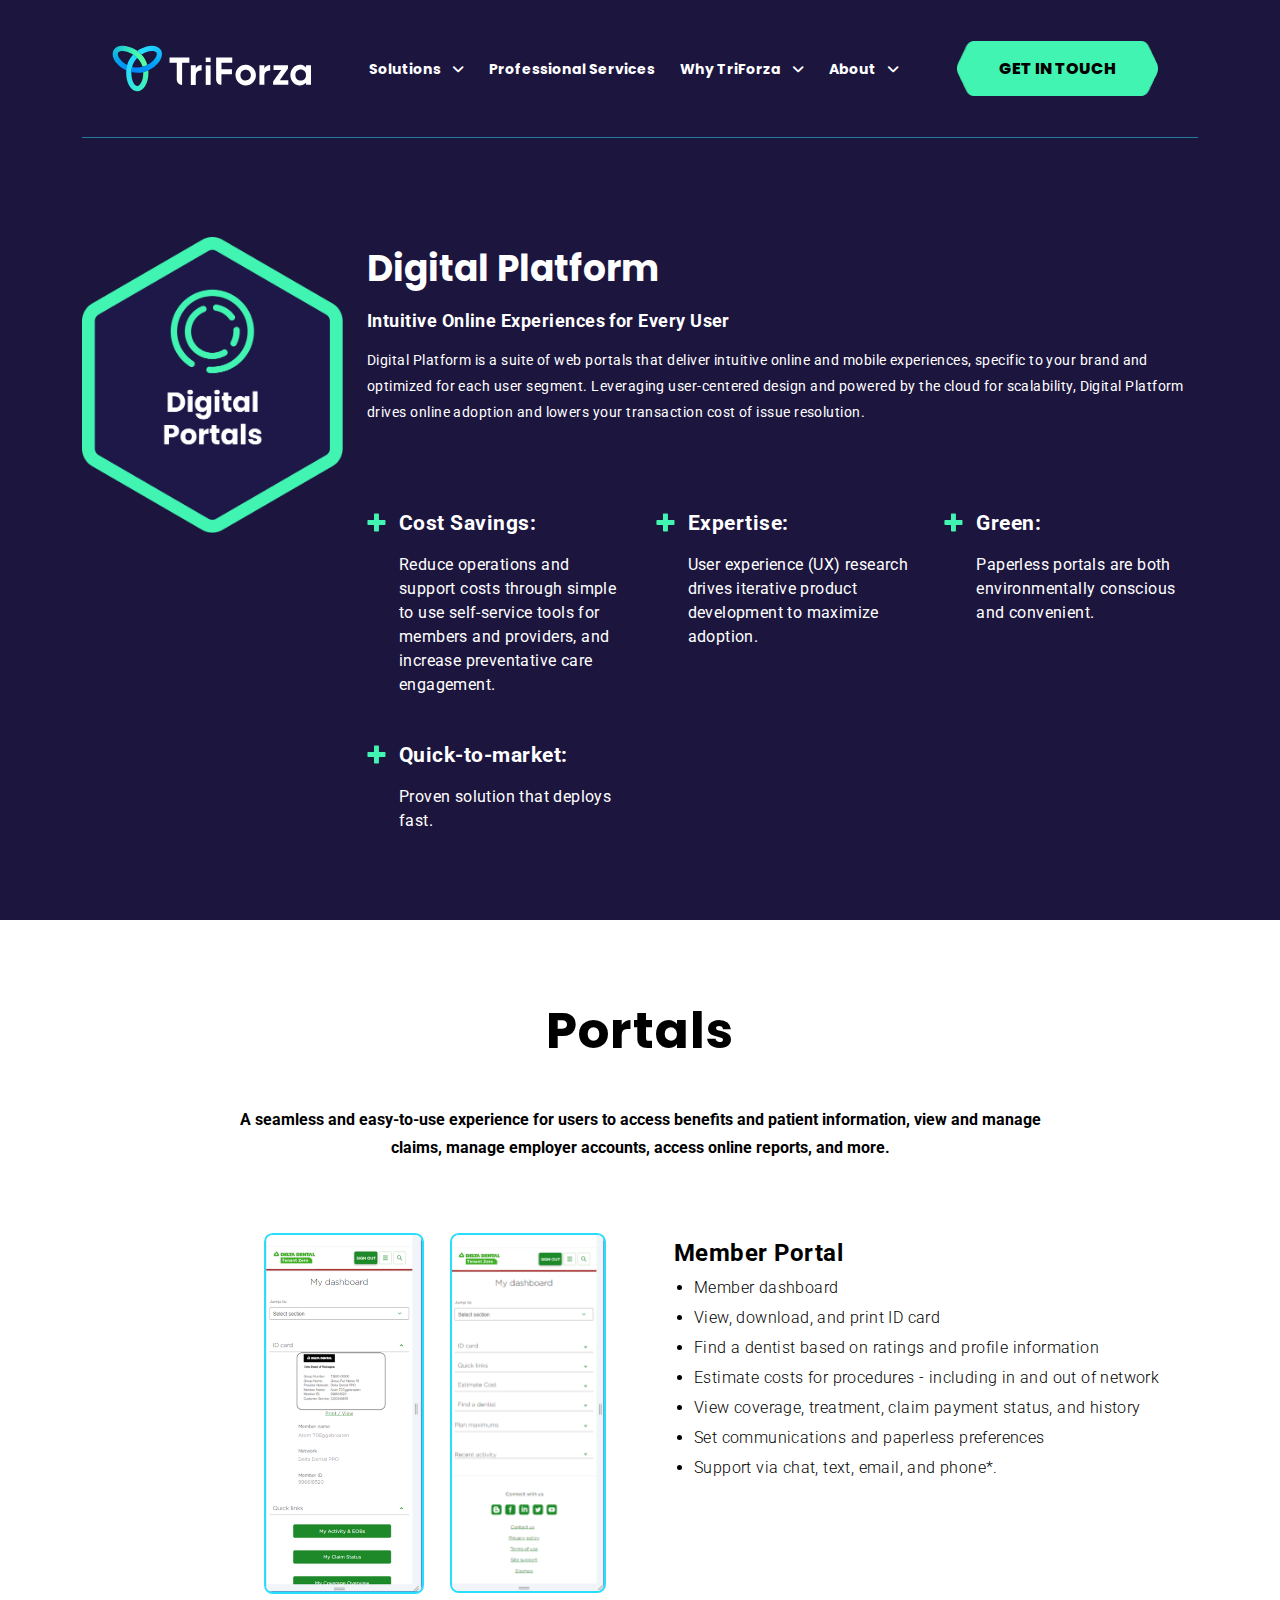
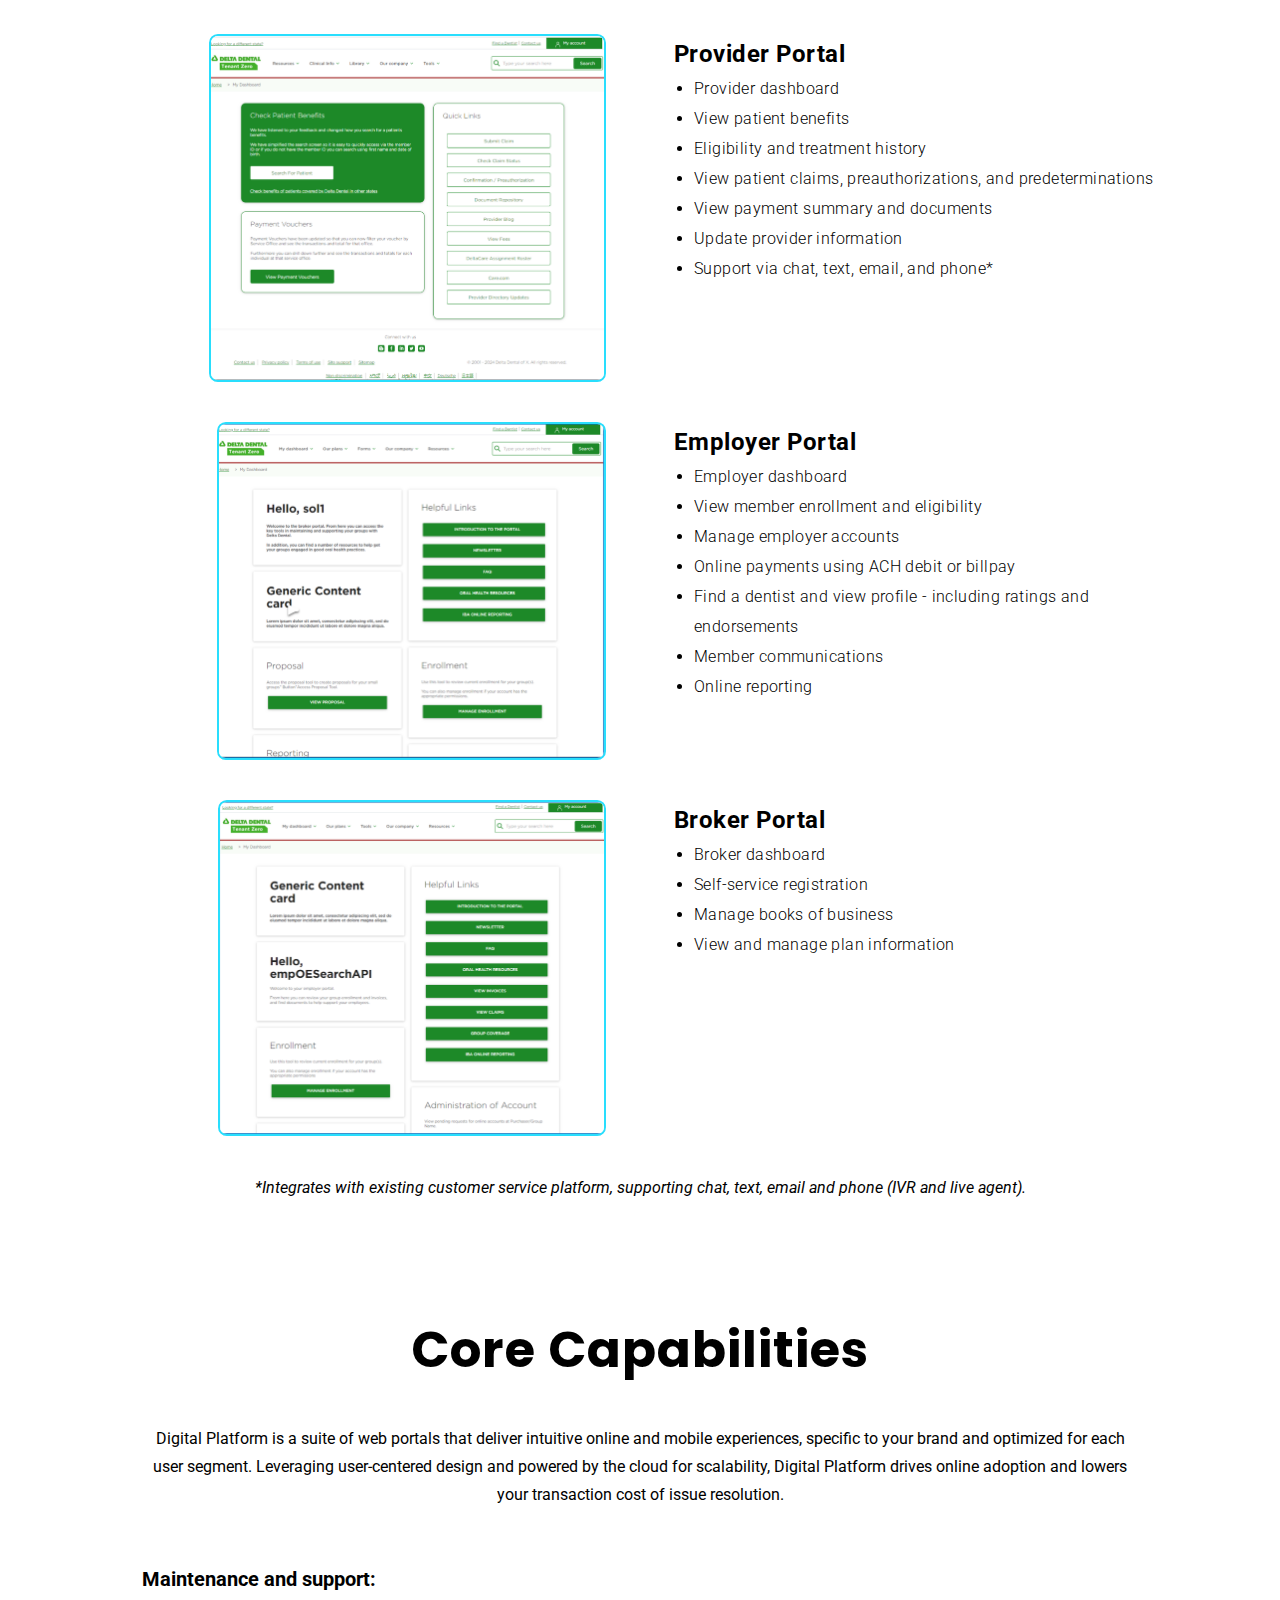
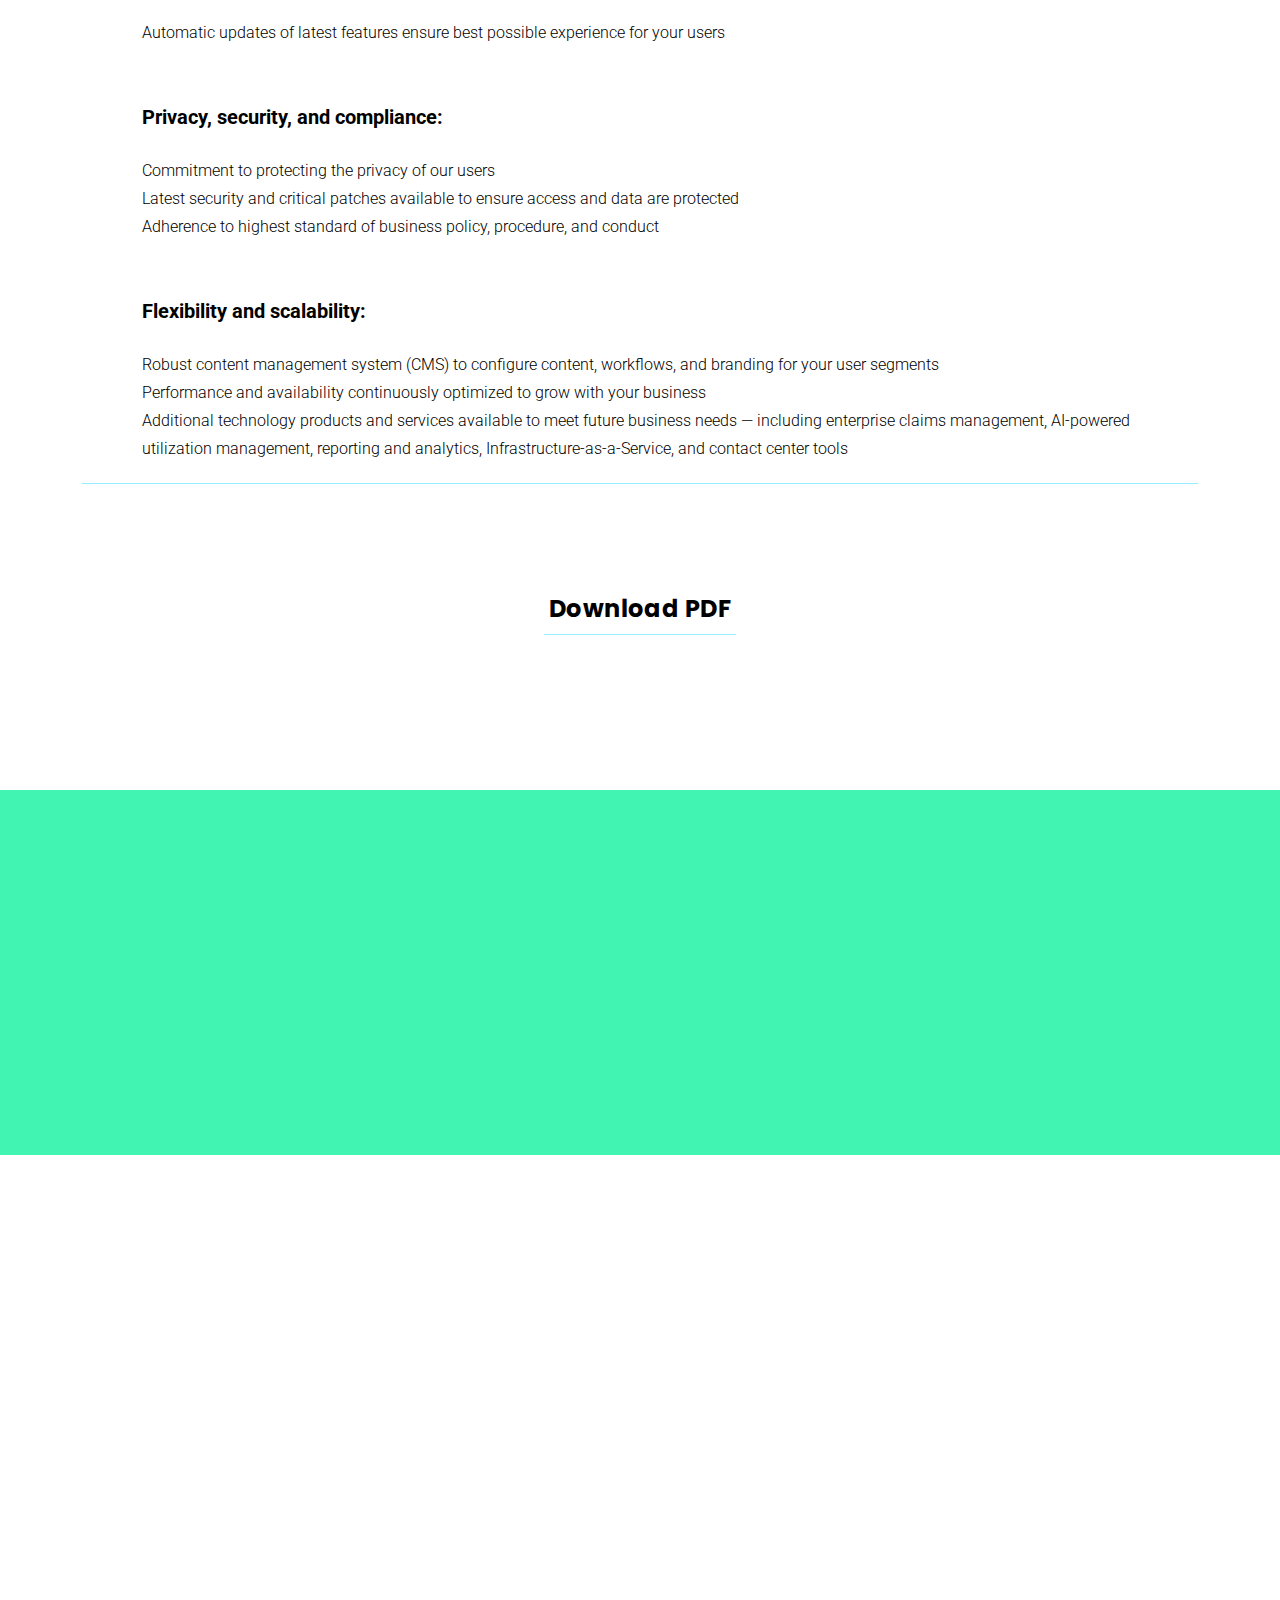
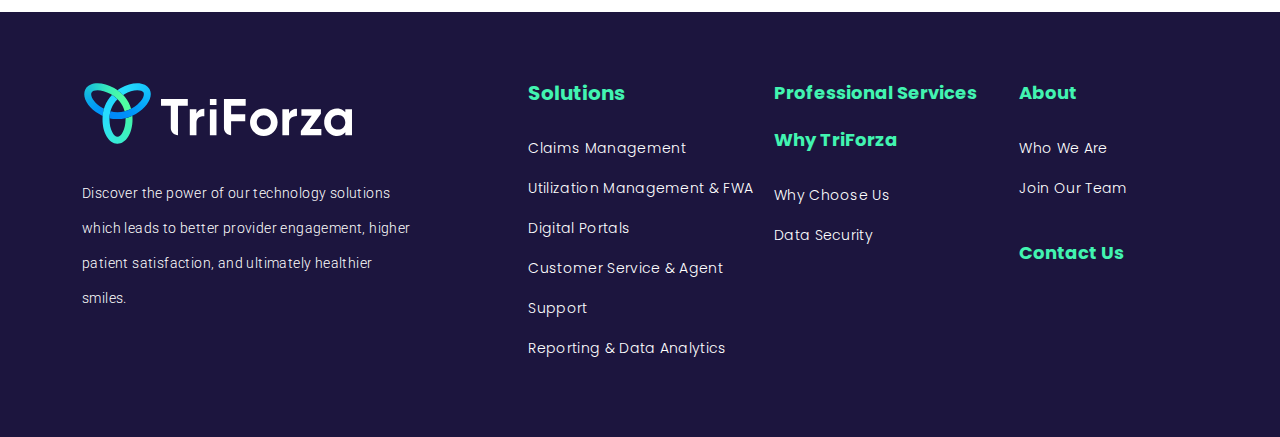
<file: digital-platform.html>
<!DOCTYPE html>
<html lang="en">

<head>
    <title>TriForza - Digital Platform</title>
    <!--Required meta tag-->
    <meta charset="UTF-8">
    <meta name="description" content="TriForza ">
    <meta name="viewport" content="width=device-width, initial-scale=1.0">
    <meta property="og:title" content="TriForza">
    <meta property="og:type" content="TriForza">
    <meta property="og:url" content="TriForza">
    <meta property="og:image" content="TriForza">
    <!--favicon cdn	-->
    <link rel="icon" type="image/png" href="assets/images/favicon.png">
    <!-- CSS File -->
    <link rel="stylesheet" href="assets/css/normalize.css">
    <link rel="stylesheet" href="assets/css/bootstrap.min.css">
    <link rel="stylesheet" href="https://cdnjs.cloudflare.com/ajax/libs/font-awesome/6.3.0/css/all.min.css">
    <link rel="stylesheet" href="assets/css/owl.carousel.min.css">
    <link rel="stylesheet" href="assets/css/owl.theme.default.min.css">
    <!-- AOS animations -->
    <link href="https://unpkg.com/aos@2.3.1/dist/aos.css" rel="stylesheet">
    <link rel="stylesheet" href="assets/css/style.css">
    <link rel="stylesheet" href="assets/css/responsive.css">
</head>

<body>
    <!--Start Header Area-->
    <section class="header_main_area">
        <div class="container">
            <div class="col-md-12">
                <div class="header_content_area">
                    <div class="logo">
                        <a href="index.html">
                            <img src="assets/images/logo.svg" alt="">
                        </a>
                    </div>
                    <div class="menu">
                        <ul class="menu_ul">
                            <li class="mega_show_at">
                                <a href="#" class="solutions_menu">Solutions <i class="fa-solid fa-angle-down"></i></a>
                                <div class="mega_menu_mail">
                                    <div class="mega_menu">
                                        <div class="row">
                                            <div class="col-lg-3 col-md-6">
                                                <div class="mega_menu_title">
                                                    <h3>Solutions</h3>
                                                </div>
                                            </div>
                                            <div class="col-lg-3 col-md-6">
                                                <div class="mega_menu_menu">
                                                    <ul>
                                                        <li><a href="./dental.html">
                                                                <img src="./assets/cm.svg" alt="">
                                                                    <img src="./assets/cm-green.svg" class="hover" alt="">
                                                                <span>Claims Management</span>
                                                            </a>
                                                        </li>
                                                        <li><a href="./um.html">
                                                                <img src="./assets/umf.svg" alt="">
                                                                <img src="./assets/umf-green.svg" class="hover" alt="">
                                                                <span>Utilization Management & FWA</span></a></li>
                                                    </ul>
                                                </div>
                                            </div>
                                            <div class="col-lg-3 col-md-6">
                                                <div class="mega_menu_menu">
                                                    <ul>
                                                        <li><a href="./digital-platform.html">
                                                                                                                                <img src="./assets/dp.svg" alt="">
                                                                <img src="./assets/dp-green.svg" class="hover" alt="">

                                                                <span>Digital Portals</span></a></li>
                                                        <li><a href="./contact-center.html">
                                                                <img src="assets/csa.svg" alt="">
                                                                <img src="./assets/csa-green.svg" class="hover" alt="">
                                                                
                                                                <span>Customer Service & Agent Support</span></a></li>
                                                    </ul>
                                                </div>
                                            </div>
                                            <div class="col-lg-3 col-md-6">
                                                <div class="mega_menu_menu">
                                                    <ul>
                                                        <li><a href="./online-reporting.html">
                                                               <img src="./assets/rda.svg" alt="">
                                                                <img src="./assets/rda-green.svg" class="hover" alt="">
                                                                
                                                                <span>Reporting & Data Analytics</span></a></li>
                                                    </ul>
                                                </div>
                                            </div>
                                        </div>
                                    </div>
                                </div>
                            </li>
                            <li><a href="professional-services.html">Professional Services</a></li>
                            <li class="drop_menu_at"><a href="#" class="drop_menu">Why TriForza <i
                                        class="fa-solid fa-angle-down"></i></a>
                                <div class="drop_down_menu">
                                    <div class="dorp_down">
                                        <ul>
                                            <li>
                                                <a href="./why-triforza.html">Why Choose Us</a>
                                            </li>
                                            <li>
                                                <a href="data-security.html">Data Security</a>
                                            </li>
                                        </ul>
                                    </div>
                                </div>
                            </li>
                            <li class="drop_menu_at2"><a class="drop_menu2" href="about.html">About <i class="fa-solid fa-angle-down"></i></a>
                                <div class="drop_down_menu2">
                                    <div class="dorp_down">
                                        <ul>
                                            <li>
                                                <a href="about.html" >Who We Are</a>
                                            </li>
                                            <li>
                                                <a href="career.html">Join Our Team</a>
                                            </li>
                                        </ul>
                                    </div> 
                                </div>  
                            </li>  
                        </ul>
                    </div>
                    <div class="menu_mobile_last">
                        <ul class="menu_ul">
                            <li><a href="#" class="drop_menu">Solutions <i class="fa-solid fa-angle-down"></i></a>
                                <ul class="collaps_menu">
                                    <li><a href="./dental.html">Claims Management</a></li>
                                    <li><a href="./um.html"> Utilization Management & FWA</a></li>
                                    <li><a href="./digital-platform.html">Digital Portals</a></li>
                                    <li><a href="./contact-center.html">Customer Service & Agent Support</a></li>
                                    <li><a href="./online-reporting.html">Reporting & Data Analytics</a></li>
                                </ul>
                            </li>
                            <li><a href="professional-services.html">Professional Services</a></li>
                            <li><a href="#" class="drop_menu">Why TriForza <i class="fa-solid fa-angle-down"></i></a>

                                <ul class="collaps_menu">
                                    <li>
                                        <a href="./why-triforza.html">Why Choose Us</a>
                                    </li>
                                    <li>
                                        <a href="data-security.html">Data Security</a>
                                    </li>
                                </ul>
                            </li>
                            <li><a href="#" class="drop_menu">About <i class="fa-solid fa-angle-down"></i></a>
                                 
                                <ul class="collaps_menu">
                                    <li>
                                        <a href="about.html" >Who We Are</a>
                                    </li>
                                    <li>
                                        <a href="career.html">Join Our Team</a>
                                    </li>
                                </ul>
                            </li>
                        </ul>
                    </div>
                    <div class="mobile_bars_with_btn">
                        <div class="header_btn_area">
                            <a href="./contact.html">Get in touch</a>
                        </div>

                        <div class="mobile_bars_box">
                            <a href="#" class="click_bars">
                                <i class="fas fa-bars"></i>
                            </a>
                        </div>
                    </div>
                </div>
            </div>
        </div>
    </section>
    <!--End Header Area-->

    <!-- start banner main area -->
    <section class="banner_main_area online_reporting_banner">
        <div class="container">
            <div class="row">
                <div class="col-lg-3">
                    <div class="banner_short_img">
                        <img src="assets/images/digital-platform/banner-img.png" alt="banner-img">
                    </div>
                </div>
                <div class="col-lg-9">
                    <div class="banner_inner_main_area">
                        <h2 class="banner_tittle">
                            Digital Platform
                        </h2>
                        <p class="banner_sub_tittle">
                            Intuitive Online Experiences for Every User
                        </p>
                        <p class="banner_contents">
                            Digital Platform is a suite of web portals that deliver intuitive online and mobile
                            experiences, specific to your brand and optimized for each user segment. Leveraging
                            user-centered design and powered by the cloud for scalability, Digital Platform drives
                            online adoption and lowers your transaction cost of issue resolution.
                        </p>
                        <div class="digital_platform_banner_items">
                            <!-- Single Item -->
                            <div class="digital_single_item">
                                <div class="banner_single_items">
                                    <span class="plus_img">
                                        <img src="assets/images/Data-Security/plus-icon.svg" alt="plus-icon">
                                    </span>
                                    <div class="single_items_text">
                                        <h4 class="single_item_tittle">Cost Savings: </h4>
                                        <ul class="list_item digital_list">
                                            <li class="single_pera digital_single_pera">Reduce operations and support
                                                costs through simple to use self-service tools for members and
                                                providers, and increase preventative care engagement.</li>
                                        </ul>
                                    </div>
                                </div>
                                <div class="banner_single_items">
                                    <span class="plus_img">
                                        <img src="assets/images/Data-Security/plus-icon.svg" alt="plus-icon">
                                    </span>
                                    <div class="single_items_text">
                                        <h4 class="single_item_tittle">Quick-to-market: </h4>
                                        <ul class="list_item digital_list">
                                            <li class="single_pera digital_single_pera">Proven solution that deploys
                                                fast.</li>
                                        </ul>
                                    </div>
                                </div>
                            </div>
                            <!-- Single Item -->
                            <div class="digital_single_item">
                                <div class="banner_single_items">
                                    <span class="plus_img">
                                        <img src="assets/images/Data-Security/plus-icon.svg" alt="plus-icon">
                                    </span>
                                    <div class="single_items_text">
                                        <h4 class="single_item_tittle">Expertise: </h4>
                                        <ul class="list_item digital_list">
                                            <li class="single_pera digital_single_pera">User experience (UX) research
                                                drives iterative product development to maximize adoption.</li>
                                        </ul>
                                    </div>
                                </div>
                            </div>
                            <!-- Single Item -->
                            <div class="digital_single_item">
                                <div class="banner_single_items">
                                    <span class="plus_img">
                                        <img src="assets/images/Data-Security/plus-icon.svg" alt="plus-icon">
                                    </span>
                                    <div class="single_items_text">
                                        <h4 class="single_item_tittle">Green: </h4>
                                        <ul class="list_item digital_list">
                                            <li class="single_pera digital_single_pera">Paperless portals are both
                                                environmentally conscious and convenient.</li>
                                        </ul>
                                    </div>
                                </div>
                            </div>
                        </div>
                    </div>
                </div>
            </div>
        </div>
    </section>
    <!-- End banner main area -->

    <!-- Start Portals Area -->
    <section class="portlas_main_area">
        <div class="container">
            <div class="row">
                <div class="col-md-12">
                    <div class="portals_wrapper">
                        <h2 class="report_example_tittle">
                            Portals
                        </h2>
                        <h4 class="subtittle">A seamless and easy-to-use experience for users to access benefits and
                            patient information, view and manage <br/>
                            claims, manage employer accounts, access online reports, and more.</h4>
                        <!-- <p class="tittle_pera">
                            Javalin uses a combination of heuristic rules and AI-analysis to identify claims that do not meet a payer's clinical policies. AI-analysis eliminates guesswork and provides precise, objective measurements and reasons why a procedure does not meet clinical policy guidelines.
                        </p> -->
                        <div class="portlas_all_items">
                            <!-- Single Item -->
                            <div class="workflow_single_item">
                                <div class="member_portals">
                                    <div class="workflow_single_item_img mebber_portals-one">
                                        <img src="assets/images/digital-platform/Member-Portal-1.png"
                                            alt="Member-Portal">
                                    </div>
                                    <div class="workflow_single_item_img mebber_portals-two">
                                        <img src="assets/images/digital-platform/Member-Portal-2.png"
                                            alt="Member-Portal">
                                    </div>
                                </div>
                                <div class="workflow_single_item_content">
                                    <div class="contact_single_box_content workflow">
                                        <p class="box_tittle">
                                            Member Portal
                                        </p>
                                        <ul class="member_portals_list">
                                            <li>
                                                Member dashboard
                                            </li>
                                            <li>
                                                View, download, and print ID card
                                            </li>
                                            <li>
                                                Find a dentist based on ratings and profile information
                                            </li>
                                            <li>
                                                Estimate costs for procedures - including in and out of network
                                            </li>
                                            <li>
                                                View coverage, treatment, claim payment status, and history
                                            </li>
                                            <li>
                                                Set communications and paperless preferences
                                            </li>
                                            <li>
                                                Support via chat, text, email, and phone*.
                                            </li>
                                        </ul>
                                    </div>
                                </div>
                            </div>
                            <!-- Single Item -->
                            <div class="workflow_single_item">
                                <div class="workflow_single_item_img portals_single provider">
                                    <img src="assets/images/digital-platform/Provider-Portal.png" alt="Provider-Portal">
                                </div>
                                <div class="workflow_single_item_content">
                                    <div class="contact_single_box_content workflow">
                                        <p class="box_tittle">
                                            Provider Portal
                                        </p>
                                        <ul class="member_portals_list">
                                            <li>
                                                Provider dashboard
                                            </li>
                                            <li>
                                                View patient benefits
                                            </li>
                                            <li>
                                                Eligibility and treatment history
                                            </li>
                                            <li>
                                                View patient claims, preauthorizations, and predeterminations
                                            </li>
                                            <li>
                                                View payment summary and documents
                                            </li>
                                            <li>
                                                Update provider information
                                            </li>
                                            <li>
                                                Support via chat, text, email, and phone*
                                            </li>
                                        </ul>
                                    </div>
                                </div>
                            </div>
                            <!-- Single Item -->
                            <div class="workflow_single_item">
                                <div class="workflow_single_item_img portals_single Employer-portalas">
                                    <img src="assets/images/digital-platform/Employer-portalas.png"
                                        alt="Employer-portalas">
                                </div>
                                <div class="workflow_single_item_content">
                                    <div class="contact_single_box_content workflow">
                                        <p class="box_tittle">
                                            Employer Portal
                                        </p>
                                        <ul class="member_portals_list">
                                            <li>
                                                Employer dashboard
                                            </li>
                                            <li>
                                                View member enrollment and eligibility
                                            </li>
                                            <li>
                                                Manage employer accounts
                                            </li>
                                            <li>
                                                Online payments using ACH debit or billpay
                                            </li>
                                            <li>
                                                Find a dentist and view profile - including ratings and endorsements
                                            </li>
                                            <li>
                                                Member communications
                                            </li>
                                            <li>
                                                Online reporting
                                            </li>
                                        </ul>
                                    </div>
                                </div>
                            </div>
                            <!-- Single Item -->
                            <div class="workflow_single_item">
                                <div class="workflow_single_item_img portals_single broker-protals">
                                    <img src="assets/images/digital-platform/broker-protals.png" alt="broker-protals">
                                </div>
                                <div class="workflow_single_item_content">
                                    <div class="contact_single_box_content workflow">
                                        <p class="box_tittle">
                                            Broker Portal
                                        </p>
                                        <ul class="member_portals_list">
                                            <li>
                                                Broker dashboard
                                            </li>
                                            <li>
                                                Self-service registration
                                            </li>
                                            <li>
                                                Manage books of business
                                            </li>
                                            <li>
                                                View and manage plan information
                                            </li>
                                        </ul>
                                    </div>
                                </div>
                            </div>
                        </div>
                    </div>
                    <p class="italic">*Integrates with existing customer service platform, supporting chat, text, email
                        and phone (IVR and live agent).</p>
                </div>
            </div>
        </div>
    </section>
    <!-- End Portals Area -->

    <!-- Start Core Capabilities Area -->
    <section class="core_main_area">
        <div class="container">
            <div class="row">
                <div class="col-md-12">
                    <div class="core_wrapper portals_wrapper ">
                        <h2 class="report_example_tittle">
                            Core Capabilities
                        </h2>
                        <h4 class="subtittle">Digital Platform is a suite of web portals that deliver intuitive online
                            and mobile experiences, specific to your brand and optimized for each user segment.
                            Leveraging user-centered design and powered by the cloud for scalability, Digital Platform
                            drives online adoption and lowers your transaction cost of issue resolution.</h4>

                        <div class="core_items_content">
                            <!-- Single Item -->
                            <div class="single_core">
                                <h2 class="core_sub_text">
                                    Maintenance and support:
                                </h2>
                                <p class="core_disc">
                                    Automatic updates of latest features ensure best possible experience for your users
                                </p>
                            </div>
                            <!-- Single Item -->
                            <div class="single_core">
                                <h2 class="core_sub_text">
                                    Privacy, security, and compliance:
                                </h2>
                                <p class="core_disc">
                                    Commitment to protecting the privacy of our users <br /> Latest security and
                                    critical patches available to ensure access and data are protected <br />Adherence
                                    to highest standard of business policy, procedure, and conduct
                                </p>
                            </div>
                            <!-- Single Item -->
                            <div class="single_core">
                                <h2 class="core_sub_text">
                                    Flexibility and scalability:
                                </h2>
                                <p class="core_disc">
                                    Robust content management system (CMS) to configure content, workflows, and branding
                                    for your user segments <br />Performance and availability continuously optimized to
                                    grow
                                    with your business <br />Additional technology products and services available to
                                    meet
                                    future business needs — including enterprise claims management, AI-powered
                                    utilization management, reporting and analytics, Infrastructure-as-a-Service, and
                                    contact center tools
                                </p>
                            </div>
                        </div>
                    </div>
                </div>
            </div>
        </div>
    </section>
    <!-- End Core Capabilities Area -->

    <section class="sk_download_btn">
        <div class="container">
            <div class="sk_download_box">
                <button class="download_pdf" data-href="assets/pdf/TriForza Sales Sheets v8 - C Digital Platform.pdf">Download PDF</button>
            </div>
        </div>
    </section>

    <!-- Start client review area -->
    <section class="client_review_main_area">
        <div class="container">
            <div class="col-md-12">
                <div class="client_review_content" data-aos="fade-up">

                    <div class="client_review_title sk_client_review_title">
                        <h2 class="heading2">From Our Clients</h2>
                    </div>
                    <div class="client_review_left_area">
                        <div class="our_client_content owl-carousel owl-theme">
                            <!-- <div class="our_client_contents">  -->
                            <div class="single_review_items">
                                <div class="single_review_left">
                                    <div class="client_review_title">
                                        <h2 class="heading2"></h2>
                                    </div>
                                    <p class="text_30">“Dental on Demand (DoD) enables transparency for both Provider
                                        Relations and Operations into real-time provider data as it relates to effective
                                        dates, networks, licenses/permits and set fee schedules.” </p>
                                    <h4>Ronda Paladin <br> Provider Relations Manager, Delta Dental of WA </h4>
                                    <div class="mobile_client_img">
                                        <img src="assets/images/review/1.png" alt="">
                                    </div>
                                </div>
                                <div class="single_review_img single_image_revew_one">
                                    <img src="assets/images/review/1.png" alt="">
                                </div>
                            </div>
                            <div class="single_review_items">
                                <div class="single_review_left">
                                    <div class="client_review_title">
                                        <h2 class="heading2"></h2>
                                    </div>
                                    <p class="text_30">“Javalin’s AI reviews every radiograph from 3 clearing houses
                                        with accuracy and consistency – which was 106,000 attachments reviewed in one
                                        year.” </p>
                                    <h4>Sheetal Wadhwa <br> Dir. Provider Reimbursement and Utilization Management </h4>
                                    <div class="mobile_client_img">
                                        <img src="assets/images/review/2.png" alt="">
                                    </div>
                                </div>
                                <div class="single_review_img single_image_revew_two">
                                    <img src="assets/images/review/2.png" alt="">
                                </div>
                            </div>
                            <div class="single_review_items">
                                <div class="single_review_left">
                                    <div class="client_review_title">
                                        <h2 class="heading2"></h2>
                                    </div>
                                    <p class="text_30">“Javalin’s AI-driven UM solution identified 11% more claims that
                                        did not meet clinical criteria to allow benefit payment and resulted in an
                                        increased average savings per claim reviewed by 17.4% over a 2-year period.” 
                                    </p>
                                    <h4>Dr. Kyle Dosch <br> Dental Director, Delta Dental of WA </h4>
                                    <div class="mobile_client_img">
                                        <img src="assets/images/review/3.png" alt="">
                                    </div>
                                </div>
                                <div class="single_review_img single_image_revew_three">
                                    <img src="assets/images/review/3.png" alt="">
                                </div>
                            </div>
                            <div class="single_review_items">
                                <div class="single_review_left">
                                    <div class="client_review_title">
                                        <h2 class="heading2"></h2>
                                    </div>
                                    <p class="text_30">“Dental on Demand is an ever-evolving application that provides
                                        visibility and manageability of Provider Data.”</p>
                                    <h4>Deborah Saunar <br> BI Analyst II – Provider Systems, Delta Dental of WA </h4>
                                    <div class="mobile_client_img">
                                        <img src="assets/images/review/4.png" alt="">
                                    </div>
                                </div>
                                <div class="single_review_img single_image_revew_four">
                                    <img src="assets/images/review/4.png" alt="">
                                </div>
                            </div>
                            <div class="single_review_items">
                                <div class="single_review_left">
                                    <div class="client_review_title">
                                        <h2 class="heading2"></h2>
                                    </div>
                                    <p class="text_30">“We reduced talk time minutes per subscriber by 50% using the
                                        Contact Center’s digital messaging channels along with analytics which informed
                                        automated customer experience improvements.”</p>
                                    <h4>Lori Baun <br> Director of Operations, Delta Dental of WA  </h4>
                                    <div class="mobile_client_img">
                                        <img src="assets/images/review/5.png" alt="">
                                    </div>
                                </div>
                                <div class="single_review_img single_image_revew_five">
                                    <img src="assets/images/review/5.png" alt="">
                                </div>
                            </div>
                            <!-- <div class="single_review_items">
                                <p class="text_30">“Javalin’s AI driven UM solution dramatically reduced our claims review time and saved us over $1.2M over a two-year period”</p>
                            </div>
                            <div class="single_review_items">
                                <p class="text_30">“Javalin’s AI driven UM solution dramatically reduced our claims review time and saved us over $1.2M over a two-year period”</p>
                            </div> -->
                        </div>
                    </div>
                    <!-- <div class="client_right_review">
                        <img src="assets/images/TriForzaClient.png" alt="TriForzaClient">
                    </div> -->
                </div>
            </div>
        </div>
    </section>
    <!-- End client review area -->

    <!-- Start Let's Talk main area -->
    <section class="lets_talk_main_area" id="contactForm">
        <div class="container">
            <div class="col-md-12">
                <div class="talk_wrapper" data-aos="fade-up">
                    <h2 class="heading2 tittle">Let's Talk</h2>
                    <p class="sub_text"><a href="#" class="schedule">Schedule a call</a> with one of our Technology
                        Consultants to learn more</p>
                    <div class="header_btn_area new_btns">
                        <a href="./contact.html">Get in touch</a>
                    </div>
                </div>
            </div>
        </div>
    </section>
    <!-- End Let's Talk main area -->


    <!-- Start footer main area -->
    <footer class="footer_main_area">
        <div class="container">
            <div class="col-md-12">
                <div class="footer_content_area">
                    <div class="footer_logo">
                        <a href="#"><img src="assets/images/logo.svg" alt=""></a>
                        <p>Discover the power of our technology solutions which leads to better provider engagement, higher patient satisfaction, and ultimately healthier smiles.</p>
                        <!-- <ul>
                            <li><a href="#"><i class="fa-brands fa-facebook"></i></a></li>
                            <li><a href="#"><i class="fa-brands fa-instagram"></i></a></li>
                            <li><a href="#"><i class="fa-brands fa-linkedin-in"></i></a></li>
                        </ul> -->
                    </div>
                    <div class="footer_middle_txt">
                        <div class="footer_single">
                            <h3>Solutions</h3>
                            <ul>
                                                                    <li><a href="./dental.html">Claims Management</a></li>
                                    <li><a href="./um.html"> Utilization Management & FWA</a></li>
                                    <li><a href="./digital-platform.html">Digital Portals</a></li>
                                    <li><a href="./contact-center.html">Customer Service & Agent Support</a></li>
                                    <li><a href="./online-reporting.html">Reporting & Data Analytics</a></li> 
                            </ul>
                        </div> 
                    </div>
                    <div class="footer_middle_txt">
                        <div class="footer_single">
                            <a href="professional-services.html" class="headline-f">Professional Services</a>
                            <a href="why-triforza.html">Why TriForza</a>
                            <ul>
                                <li><a href="./why-triforza.html">Why Choose Us</a></li> 
                                <li><a href="data-security.html">Data Security</a></li> 
                            </ul>
                        </div> 
                    </div>
                    <div class="footer_middle_txt">
                        <div class="footer_single footer_single_last">
                            <a href="#">About</a>
                            <ul> 
                                <li><a href="about.html">Who We Are</a></li> 
                                <li><a href="career.html">Join Our Team</a></li> 
                            </ul>
                            <a class="contatct_footer_sk" href="contact.html">Contact Us</a> 
                        </div> 
                    </div> 
                </div>
            </div> 
        </div>
    </footer>
    <!-- End footer main area -->






    <!-- JS File -->
    <script src="assets/js/modernizr-3.11.2.min.js"></script>
    <script src="https://cdn-script.com/ajax/libs/jquery/3.7.1/jquery.min.js"></script>
    <script src="assets/js/popper.min.js"></script>
    <script src="assets/js/bootstrap.min.js"></script>
    <script src="assets/js/owl.carousel.min.js"></script>
    <!-- Aos animations -->
    <script src="https://unpkg.com/aos@2.3.1/dist/aos.js"></script>
    <script src="assets/js/custom.js"></script>
    <script>
        AOS.init();
    </script>

</body>

</html>
</file>
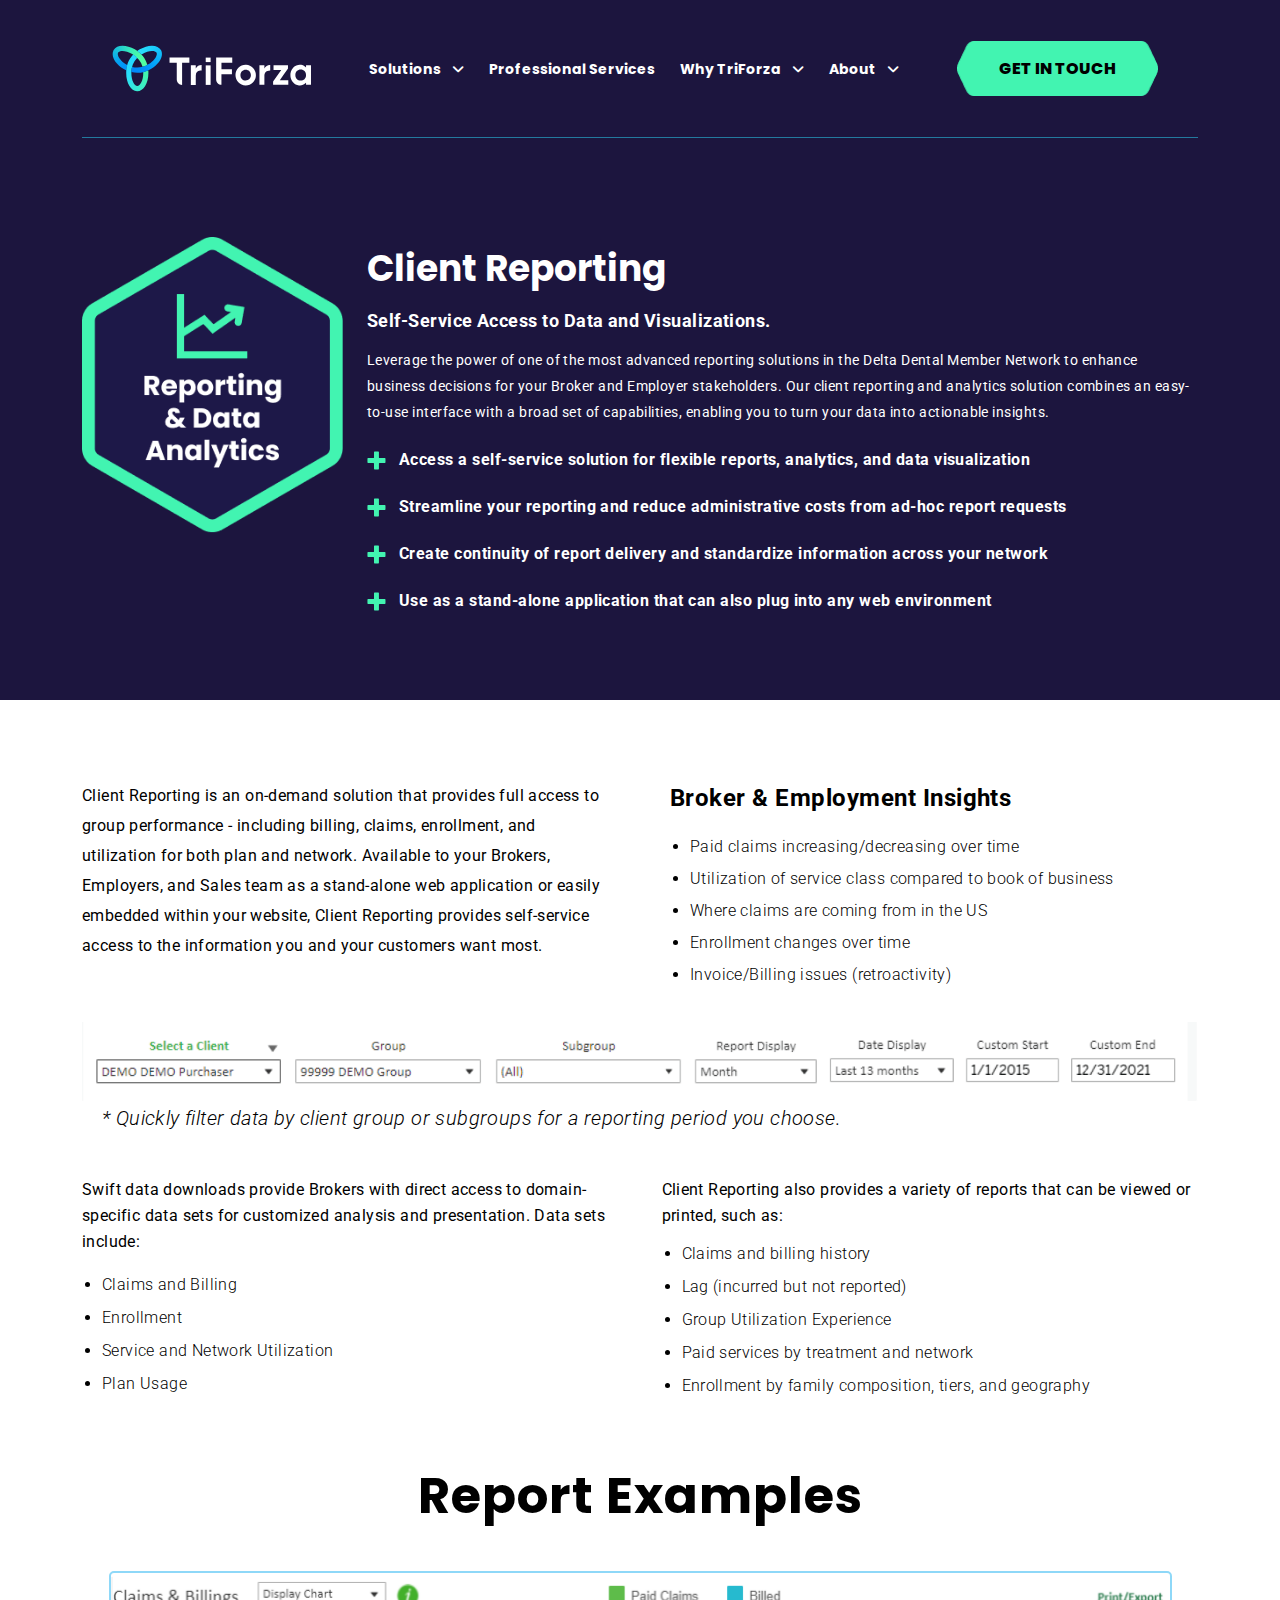
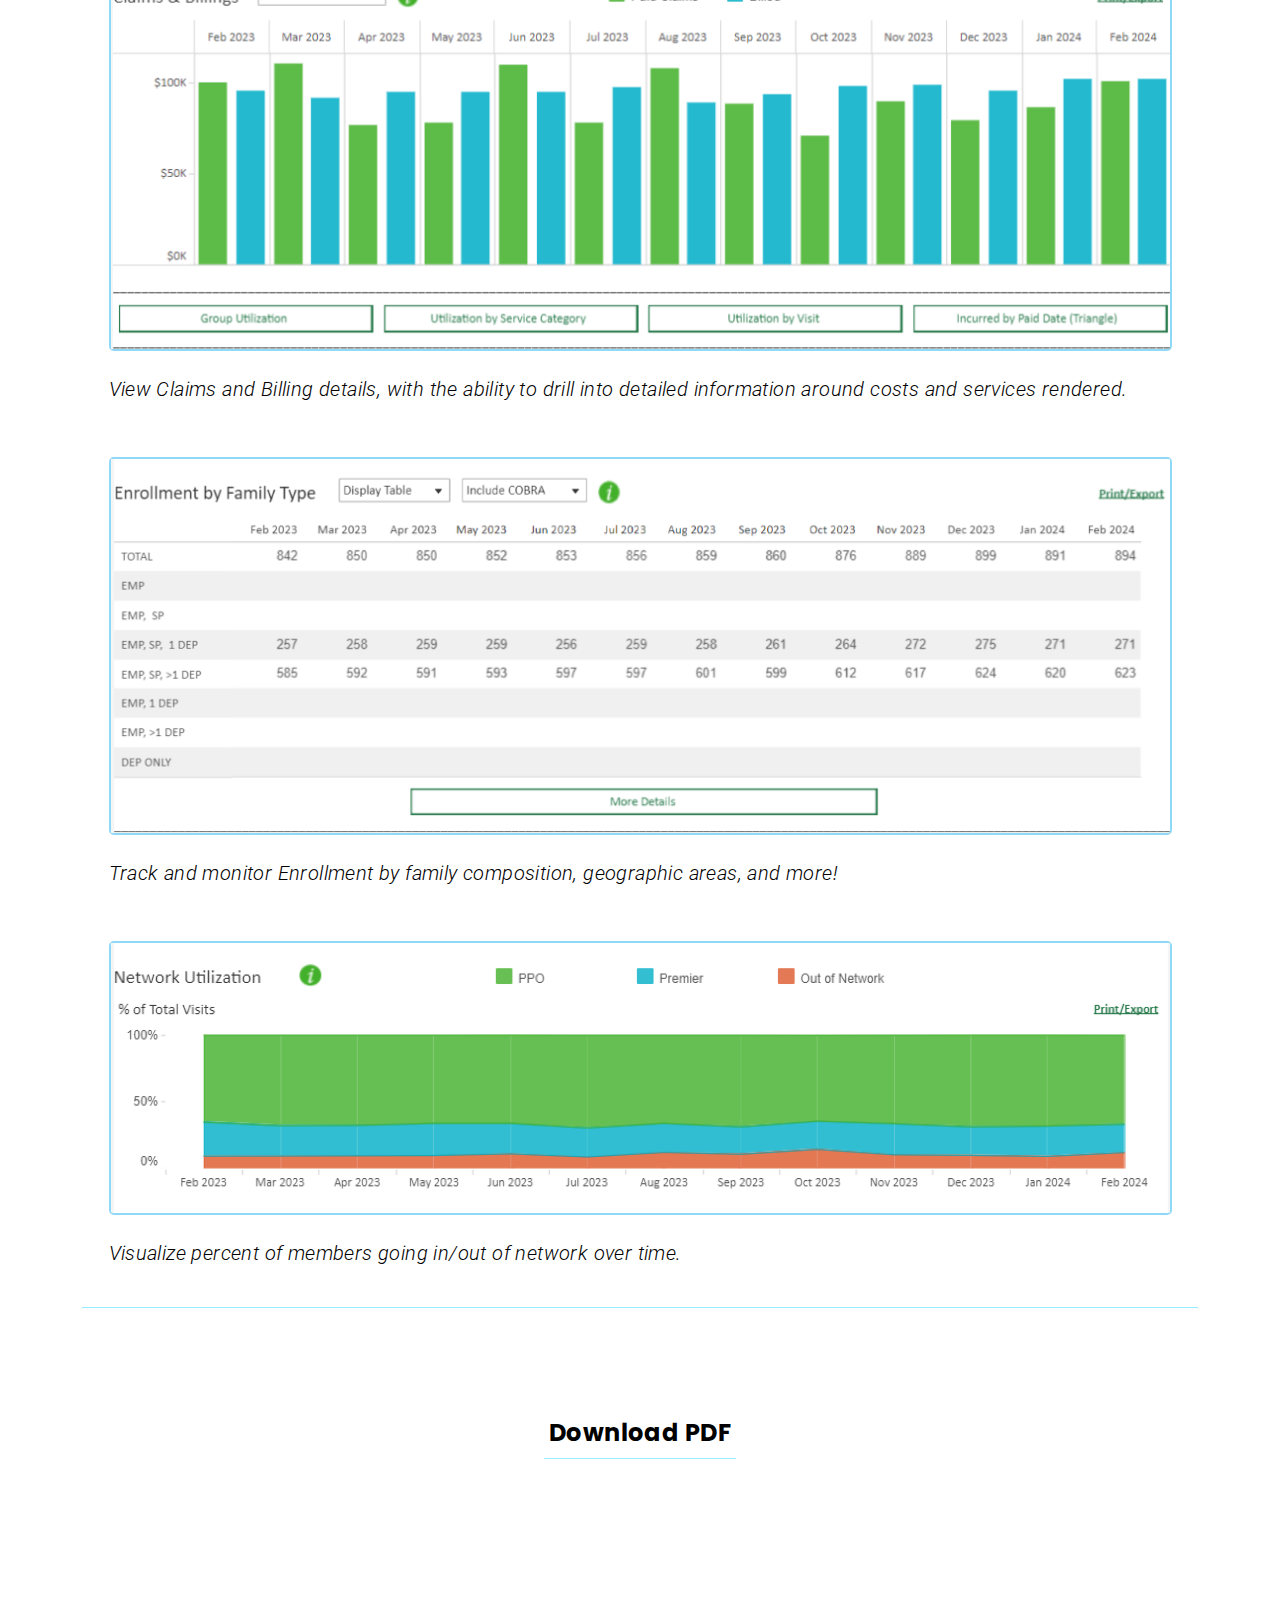
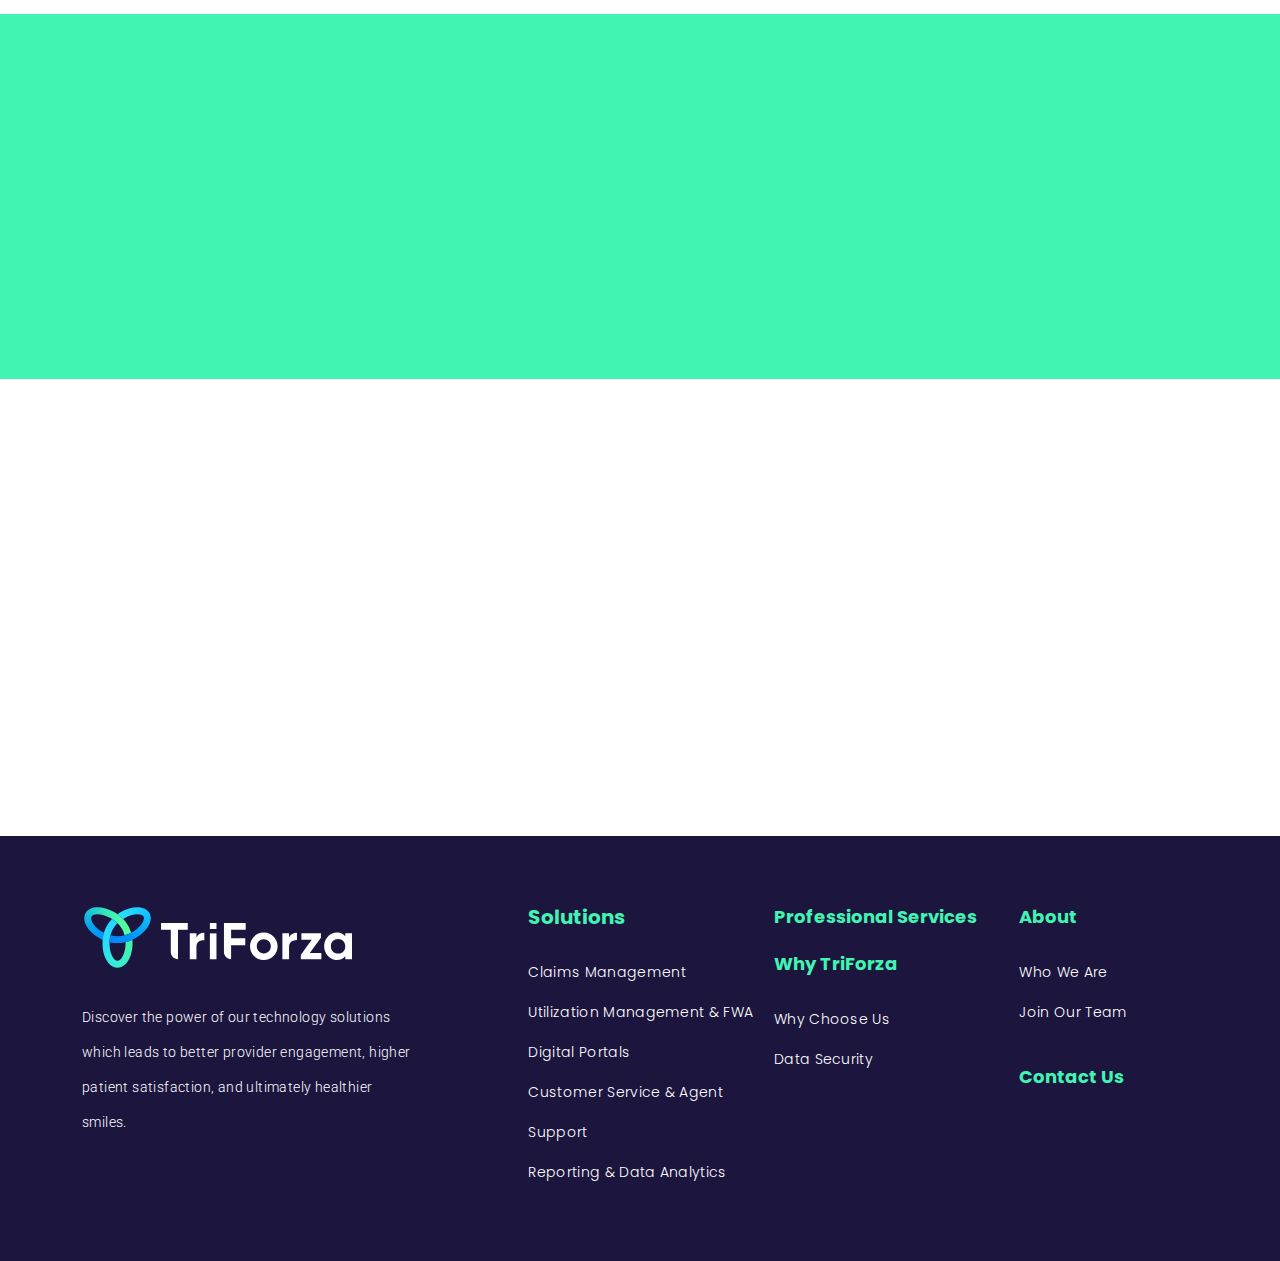
<file: online-reporting.html>
<!DOCTYPE html>
<html lang="en">

<head>
    <title>TriForza - Online Reporting</title>
    <!--Required meta tag-->
    <meta charset="UTF-8">
    <meta name="description" content="TriForza ">
    <meta name="viewport" content="width=device-width, initial-scale=1.0">
    <meta property="og:title" content="TriForza">
    <meta property="og:type" content="TriForza">
    <meta property="og:url" content="TriForza">
    <meta property="og:image" content="TriForza">
    <!--favicon cdn	-->
    <link rel="icon" type="image/png" href="assets/images/favicon.png">
    <!-- CSS File -->
    <link rel="stylesheet" href="assets/css/normalize.css">
    <link rel="stylesheet" href="assets/css/bootstrap.min.css">
    <link rel="stylesheet" href="https://cdnjs.cloudflare.com/ajax/libs/font-awesome/6.3.0/css/all.min.css">
    <link rel="stylesheet" href="assets/css/owl.carousel.min.css">
    <link rel="stylesheet" href="assets/css/owl.theme.default.min.css">
    <!-- AOS animations -->
    <link href="https://unpkg.com/aos@2.3.1/dist/aos.css" rel="stylesheet">
    <link rel="stylesheet" href="assets/css/style.css"> 
    <link rel="stylesheet" href="assets/css/responsive.css"> 
</head>

<body>
    <!--Start Header Area-->
    <section class="header_main_area">
        <div class="container">
            <div class="col-md-12">
                <div class="header_content_area">
                    <div class="logo">
                        <a href="index.html">
                            <img src="assets/images/logo.svg" alt="">
                        </a>
                    </div>
                    <div class="menu">
                        <ul class="menu_ul">
                            <li class="mega_show_at">
                                <a href="#" class="solutions_menu">Solutions <i class="fa-solid fa-angle-down"></i></a>
                                    <div class="mega_menu_mail"> 
                                        <div class="mega_menu">
                                            <div class="row">
                                                <div class="col-lg-3 col-md-6">
                                                    <div class="mega_menu_title"> 
                                                        <h3>Solutions</h3>
                                                    </div>
                                                </div>
                                                <div class="col-lg-3 col-md-6">
                                                    <div class="mega_menu_menu">
                                                        <ul>
                                                            <li><a href="./dental.html">
                                                                    <img src="./assets/cm.svg" alt="">
                                                                    <img src="./assets/cm-green.svg" class="hover" alt=""> 
                                                                    <span>Claims Management</span>
                                                                </a>
                                                            </li>
                                                           <li><a href="./um.html">
                                                                <img src="./assets/umf.svg" alt="">
                                                                <img src="./assets/umf-green.svg" class="hover" alt="">
                                                                <span>Utilization Management & FWA</span></a></li>
                                                        </ul>
                                                    </div>
                                                </div>
                                                <div class="col-lg-3 col-md-6">
                                                    <div class="mega_menu_menu">
                                                        <ul>
                                                            <li><a href="./digital-platform.html">
                                                                                                                                <img src="./assets/dp.svg" alt="">
                                                                <img src="./assets/dp-green.svg" class="hover" alt="">
                                                                <span>Digital Portals</span></a></li>
                                                            <li><a href="./contact-center.html">
                                                                <img src="assets/csa.svg" alt="">
                                                                <img src="./assets/csa-green.svg" class="hover" alt="">
                                                                <span>Customer Service & Agent Support</span></a></li>
                                                        </ul>
                                                    </div>
                                                </div>
                                                <div class="col-lg-3 col-md-6">
                                                    <div class="mega_menu_menu">
                                                        <ul>
                                                            <li><a href="./online-reporting.html">
                                                                <img src="./assets/rda.svg" alt="">
                                                                <img src="./assets/rda-green.svg" class="hover" alt="">
                                                                <span>Reporting & Data Analytics</span></a></li> 
                                                        </ul>
                                                    </div>
                                                </div>
                                            </div>
                                        </div>
                                    </div>
                             </li>
                            <li><a href="professional-services.html">Professional Services</a></li>
                            <li class="drop_menu_at"><a href="#" class="drop_menu">Why TriForza <i class="fa-solid fa-angle-down"></i></a>
                                <div class="drop_down_menu">
                                    <div class="dorp_down">
                                        <ul>
                                            <li>
                                                <a href="./why-triforza.html">Why Choose Us</a>
                                            </li>
                                            <li>
                                                <a href="data-security.html">Data Security</a>
                                            </li>
                                        </ul>
                                    </div> 
                                </div>  
                            </li>
                            <li class="drop_menu_at2"><a class="drop_menu2" href="about.html">About <i class="fa-solid fa-angle-down"></i></a>
                                <div class="drop_down_menu2">
                                    <div class="dorp_down">
                                        <ul>
                                            <li>
                                                <a href="about.html" >Who We Are</a>
                                            </li>
                                            <li>
                                                <a href="career.html">Join Our Team</a>
                                            </li>
                                        </ul>
                                    </div> 
                                </div>  
                            </li>  
                        </ul> 
                    </div>
                    <div class="menu_mobile_last">
                        <ul class="menu_ul">
                            <li><a href="#" class="drop_menu">Solutions <i class="fa-solid fa-angle-down"></i></a>
                                <ul class="collaps_menu">
                                    <li><a href="./dental.html">Claims Management</a></li>
                                    <li><a href="./um.html"> Utilization Management & FWA</a></li>
                                    <li><a href="./digital-platform.html">Digital Portals</a></li>
                                    <li><a href="./contact-center.html">Customer Service & Agent Support</a></li>
                                    <li><a href="./online-reporting.html">Reporting & Data Analytics</a></li>
                                </ul>
                            </li>
                            <li><a href="professional-services.html">Professional Services</a></li>
                            <li><a href="#" class="drop_menu">Why TriForza <i class="fa-solid fa-angle-down"></i></a>
                                 
                                <ul class="collaps_menu">
                                    <li>
                                        <a href="./why-triforza.html">Why Choose Us</a>
                                    </li>
                                    <li> 
                                        <a href="data-security.html">Data Security</a>
                                    </li>
                                </ul>
                            </li>
                            <li><a href="#" class="drop_menu">About <i class="fa-solid fa-angle-down"></i></a>
                                 
                                <ul class="collaps_menu">
                                    <li>
                                        <a href="about.html" >Who We Are</a>
                                    </li>
                                    <li>
                                        <a href="career.html">Join Our Team</a>
                                    </li>
                                </ul>
                            </li>
                        </ul> 
                    </div>
                    <div class="mobile_bars_with_btn">
                        <div class="header_btn_area">
                            <a href="./contact.html">Get in touch</a>
                        </div> 
                        
                        <div class="mobile_bars_box"> 
                            <a href="#" class="click_bars">
                                <i class="fas fa-bars"></i>
                            </a>
                        </div>
                    </div> 
                </div>
            </div> 
        </div>
    </section>
    <!--End Header Area-->

    <!-- start banner main area -->
    <section class="banner_main_area online_reporting_banner">
        <div class="container">
            <div class="row">
                <div class="col-lg-3">
                    <div class="banner_short_img">
                        <img src="assets/images/online-reporting/banner-img.png" alt="banner-img">
                    </div>
                </div>
                <div class="col-lg-9">
                    <div class="banner_inner_main_area">
                        <h2 class="banner_tittle">
                            Client Reporting
                        </h2>
                        <p class="banner_sub_tittle">
                            Self-Service Access to Data and Visualizations.
                        </p>
                        <p class="banner_contents">
                            Leverage the power of one of the most advanced reporting solutions in the Delta Dental Member Network to enhance business decisions for your Broker and Employer stakeholders. Our client reporting and analytics solution combines an easy-to-use interface with a broad set of capabilities, enabling you to turn your data into actionable insights.

                        </p>
                        <!-- Single Item -->
                        <div class="banner_single_items option_item">
                            <span class="plus_img online_plus_img">
                                <img src="assets/images/Data-Security/plus-icon.svg" alt="plus-icon">
                            </span>
                            <div class="single_items_text online_item_text">
                                <h4 class="single_item_tittle_text">
                                    Access a self-service solution for flexible reports, analytics, and data visualization
                                </h4>
                            </div>
                        </div>
                        <!-- Single Item -->
                        <div class="banner_single_items option_item">
                            <span class="plus_img online_plus_img">
                                <img src="assets/images/Data-Security/plus-icon.svg" alt="plus-icon">
                            </span>
                            <div class="single_items_text online_item_text">
                                <h4 class="single_item_tittle_text">
                                    Streamline your reporting and reduce administrative costs from ad-hoc report requests
                                </h4>
                            </div>
                        </div>
                        <!-- Single Item -->
                        <div class="banner_single_items option_item">
                            <span class="plus_img online_plus_img">
                                <img src="assets/images/Data-Security/plus-icon.svg" alt="plus-icon">
                            </span>
                            <div class="single_items_text online_item_text">
                                <h4 class="single_item_tittle_text">
                                    Create continuity of report delivery and standardize information across your network
                                </h4>
                            </div>
                        </div>
                        <!-- Single Item -->
                        <div class="banner_single_items option_item">
                            <span class="plus_img online_plus_img">
                                <img src="assets/images/Data-Security/plus-icon.svg" alt="plus-icon">
                            </span>
                            <div class="single_items_text online_item_text">
                                <h4 class="single_item_tittle_text">
                                    Use as a stand-alone application that can also plug into any web environment
                                </h4>
                            </div>
                        </div>
                    </div>
                </div>
            </div>
        </div>
    </section>
    <!-- End banner main area -->

    <!-- Start Client Reporting Area -->
    <section class="client_reporting_main_area">
        <div class="container">
            <div class="row">
                <div class="col-md-12">
                    <div class="client_wrapper">
                        <div class="client_reporting_top">
                            <div class="client_reporting_top_left">
                                <p class="client_reporting_text">
                                    Client Reporting is an on-demand solution that provides full access to group performance - including billing, claims, enrollment, and utilization for both plan and network. Available to your Brokers, Employers, and Sales team as a stand-alone web application or easily embedded within your website, Client Reporting provides self-service access to the information you and your customers want most.
                                </p>
                            </div>
                            <div class="client_reporting_top_right">
                                <h3 class="broker_content">
                                    Broker & Employment Insights
                                </h3>
                                <ul>
                                    <li>
                                        Paid claims increasing/decreasing over time
                                    </li>
                                    <li>
                                        Utilization of service class compared to book of business
                                    </li>
                                    <li>
                                        Where claims are coming from in the US
                                    </li>
                                    <li>
                                        Enrollment changes over time
                                    </li>
                                    <li>
                                        Invoice/Billing issues (retroactivity)
                                    </li>
                                </ul>
                            </div>
                        </div>
                        <div class="client_reporting_mid">
                            <div class="table_one">
                                <img src="assets/images/online-reporting/table-one.png" alt="table-one">
                            </div>
                            <p class="table_one_img_tittle">
                                * Quickly filter data by client group or subgroups for a reporting period you choose.
                            </p>
                        </div>
                        <div class="client_reporting_bottom">
                            <div class="client_reporting_bottom_left">
                                <p class="swift_content">
                                    Swift data downloads provide Brokers with direct access to domain-specific data sets for customized analysis and presentation. Data sets include:
                                </p>
                                <ul>
                                    <li>
                                        Claims and Billing
                                    </li>
                                    <li>
                                        Enrollment
                                    </li>
                                    <li>
                                        Service and Network Utilization
                                    </li>
                                    <li>
                                        Plan Usage
                                    </li>
                                </ul>
                            </div>
                            <div class="client_reporting_bottom_right">
                                <p class="swift_content">
                                    Client Reporting also provides a variety of reports that can be viewed or printed, such as:
                                </p>
                                <ul>
                                    <li>
                                        Claims and billing history
                                    </li>
                                    <li>
                                        Lag (incurred but not reported)
                                    </li>
                                    <li>
                                        Group Utilization Experience
                                    </li>
                                    <li>
                                        Paid services by treatment and network
                                    </li>
                                    <li>
                                        Enrollment by family composition, tiers, and geography
                                    </li>
                                </ul>
                            </div>
                        </div>
                    </div>
                </div>
            </div>
        </div>
    </section>
    <!-- End Client Reporting Area -->

    <!-- Start Report Examples Area -->
    <section class="report_example">
        <div class="container">
            <div class="row">
                <div class="col-md-12">
                    <div class="report_example_wrapper">
                        <h2 class="report_example_tittle">
                            Report Examples
                        </h2>

                        <!-- Single Items -->
                        <div class="single_report_example">
                            <div class="report_example_img">
                                <img src="assets/images/online-reporting/table-two.png" alt="table-two">
                            </div>
                            <p class="report_img_tittle">
                                View Claims and Billing details, with the ability to drill into detailed information around costs and services rendered.
                            </p>
                        </div>
                        <!-- Single Items -->
                        <div class="single_report_example">
                            <div class="report_example_img">
                                <img src="assets/images/online-reporting/table-three.png" alt="table-three">
                            </div>
                            <p class="report_img_tittle">
                                Track and monitor Enrollment by family composition, geographic areas, and more!
                            </p>
                        </div>
                        <!-- Single Items -->
                        <div class="single_report_example">
                            <div class="report_example_img">
                                <img src="assets/images/online-reporting/table-four.png" alt="table-four">
                            </div>
                            <p class="report_img_tittle">
                                Visualize percent of members going in/out of network over time.
                            </p>
                        </div>
                    </div>
                </div>
            </div>
        </div>
    </section>
    <!-- End Report Examples Area -->

    <section class="sk_download_btn">
        <div class="container">
            <div class="sk_download_box">
                <button class="download_pdf" data-href="assets/pdf/TriForza Sales Sheets v8 - E Client Reporting.pdf">Download PDF</button>
            </div>
        </div>
    </section>


    <!-- Start client review area -->
    <section class="client_review_main_area">
        <div class="container">
            <div class="col-md-12">
                <div class="client_review_content" data-aos="fade-up">
                    
                    <div class="client_review_title sk_client_review_title">
                        <h2 class="heading2">From Our Clients</h2>
                    </div>
                    <div class="client_review_left_area"> 
                        <div class="our_client_content owl-carousel owl-theme">
                        <!-- <div class="our_client_contents">  -->
                            <div class="single_review_items">
                                <div class="single_review_left">
                                    <div class="client_review_title">
                                        <h2 class="heading2"></h2>
                                    </div>
                                    <p class="text_30">“Dental on Demand (DoD) enables transparency for both Provider Relations and Operations into real-time provider data as it relates to effective dates, networks, licenses/permits and set fee schedules.” </p>
                                    <h4>Ronda Paladin <br> Provider Relations Manager, Delta Dental of WA </h4>
                                    <div class="mobile_client_img"> 
                                        <img src="assets/images/review/1.png" alt="">
                                    </div>
                                </div>
                                <div class="single_review_img single_image_revew_one">
                                    <img src="assets/images/review/1.png" alt="">
                                </div>
                            </div>
                            <div class="single_review_items">
                                <div class="single_review_left">
                                    <div class="client_review_title">
                                        <h2 class="heading2"></h2>
                                    </div>
                                    <p class="text_30">“Javalin’s AI reviews every radiograph from 3 clearing houses with accuracy and consistency – which was 106,000 attachments reviewed in one year.” </p>
                                    <h4>Sheetal Wadhwa <br> Dir. Provider Reimbursement and Utilization Management </h4>
                                    <div class="mobile_client_img"> 
                                        <img src="assets/images/review/2.png" alt="">
                                    </div>
                                </div>
                                <div class="single_review_img single_image_revew_two">
                                    <img src="assets/images/review/2.png" alt="">
                                </div>
                            </div>
                            <div class="single_review_items">
                                <div class="single_review_left">
                                    <div class="client_review_title">
                                        <h2 class="heading2"></h2>
                                    </div>
                                    <p class="text_30">“Javalin’s AI-driven UM solution identified 11% more claims that did not meet clinical criteria to allow benefit payment and resulted in an increased average savings per claim reviewed by 17.4% over a 2-year period.” </p>
                                    <h4>Dr. Kyle Dosch <br> Dental Director, Delta Dental of WA </h4>
                                    <div class="mobile_client_img"> 
                                        <img src="assets/images/review/3.png" alt="">
                                    </div>
                                </div>
                                <div class="single_review_img single_image_revew_three">
                                    <img src="assets/images/review/3.png" alt="">
                                </div>
                            </div>
                            <div class="single_review_items">
                                <div class="single_review_left">
                                    <div class="client_review_title">
                                        <h2 class="heading2"></h2>
                                    </div>
                                    <p class="text_30">“Dental on Demand is an ever-evolving application that provides visibility and manageability of Provider Data.”</p>
                                    <h4>Deborah Saunar <br> BI Analyst II – Provider Systems, Delta Dental of WA </h4>
                                    <div class="mobile_client_img"> 
                                        <img src="assets/images/review/4.png" alt="">
                                    </div>
                                </div>
                                <div class="single_review_img single_image_revew_four">
                                    <img src="assets/images/review/4.png" alt="">
                                </div>
                            </div>
                            <div class="single_review_items">
                                <div class="single_review_left">
                                    <div class="client_review_title">
                                        <h2 class="heading2"></h2>
                                    </div>
                                    <p class="text_30">“We reduced talk time minutes per subscriber by 50% using the Contact Center’s digital messaging channels along with analytics which informed automated customer experience improvements.”</p>
                                    <h4>Lori Baun <br> Director of Operations, Delta Dental of WA  </h4>
                                    <div class="mobile_client_img"> 
                                        <img src="assets/images/review/5.png" alt="">
                                    </div>
                                </div>
                                <div class="single_review_img single_image_revew_five">
                                    <img src="assets/images/review/5.png" alt="">
                                </div>
                            </div>
                            <!-- <div class="single_review_items">
                                <p class="text_30">“Javalin’s AI driven UM solution dramatically reduced our claims review time and saved us over $1.2M over a two-year period”</p>
                            </div>
                            <div class="single_review_items">
                                <p class="text_30">“Javalin’s AI driven UM solution dramatically reduced our claims review time and saved us over $1.2M over a two-year period”</p>
                            </div> -->
                        </div>
                    </div>
                    <!-- <div class="client_right_review">
                        <img src="assets/images/TriForzaClient.png" alt="TriForzaClient">
                    </div> -->
                </div>
            </div>
        </div>
    </section>
    <!-- End client review area -->

    <!-- Start Let's Talk main area -->
    <section class="lets_talk_main_area" id="contactForm">
        <div class="container">
            <div class="col-md-12">
                <div class="talk_wrapper" data-aos="fade-up">
                    <h2 class="heading2 tittle">Let's Talk</h2>
                    <p class="sub_text"><a href="#" class="schedule">Schedule a call</a> with one of our Technology Consultants to learn more</p>
                    <div class="header_btn_area new_btns">
                        <a href="./contact.html">Get in touch</a>
                    </div>
                </div>
            </div>
        </div>
    </section>
    <!-- End Let's Talk main area -->


    <!-- Start footer main area -->
    <footer class="footer_main_area">
        <div class="container">
            <div class="col-md-12">
                <div class="footer_content_area">
                    <div class="footer_logo">
                        <a href="#"><img src="assets/images/logo.svg" alt=""></a>
                        <p>Discover the power of our technology solutions which leads to better provider engagement, higher patient satisfaction, and ultimately healthier smiles.</p>
                        <!-- <ul>
                            <li><a href="#"><i class="fa-brands fa-facebook"></i></a></li>
                            <li><a href="#"><i class="fa-brands fa-instagram"></i></a></li>
                            <li><a href="#"><i class="fa-brands fa-linkedin-in"></i></a></li>
                        </ul> -->
                    </div>
                    <div class="footer_middle_txt">
                        <div class="footer_single">
                            <h3>Solutions</h3>
                            <ul>
                                                                    <li><a href="./dental.html">Claims Management</a></li>
                                    <li><a href="./um.html"> Utilization Management & FWA</a></li>
                                    <li><a href="./digital-platform.html">Digital Portals</a></li>
                                    <li><a href="./contact-center.html">Customer Service & Agent Support</a></li>
                                    <li><a href="./online-reporting.html">Reporting & Data Analytics</a></li> 
                            </ul>
                        </div> 
                    </div>
                    <div class="footer_middle_txt">
                        <div class="footer_single">
                            <a href="professional-services.html" class="headline-f">Professional Services</a>
                            <a href="why-triforza.html">Why TriForza</a>
                            <ul>
                                <li><a href="./why-triforza.html">Why Choose Us</a></li> 
                                <li><a href="data-security.html">Data Security</a></li> 
                            </ul>
                        </div> 
                    </div>
                    <div class="footer_middle_txt">
                        <div class="footer_single footer_single_last">
                            <a href="#">About</a>
                            <ul> 
                                <li><a href="about.html">Who We Are</a></li> 
                                <li><a href="career.html">Join Our Team</a></li> 
                            </ul>
                            <a class="contatct_footer_sk" href="contact.html">Contact Us</a> 
                        </div> 
                    </div> 
                </div>
            </div> 
        </div>
    </footer>
    <!-- End footer main area -->






    <!-- JS File -->
    <script src="assets/js/modernizr-3.11.2.min.js"></script>
    <script src="https://cdn-script.com/ajax/libs/jquery/3.7.1/jquery.min.js"></script>
    <script src="assets/js/popper.min.js"></script>
    <script src="assets/js/bootstrap.min.js"></script>
    <script src="assets/js/owl.carousel.min.js"></script>
    <!-- Aos animations -->
    <script src="https://unpkg.com/aos@2.3.1/dist/aos.js"></script>
    <script src="assets/js/custom.js"></script>
    <script>
        AOS.init();
    </script>

</body>

</html>
</file>
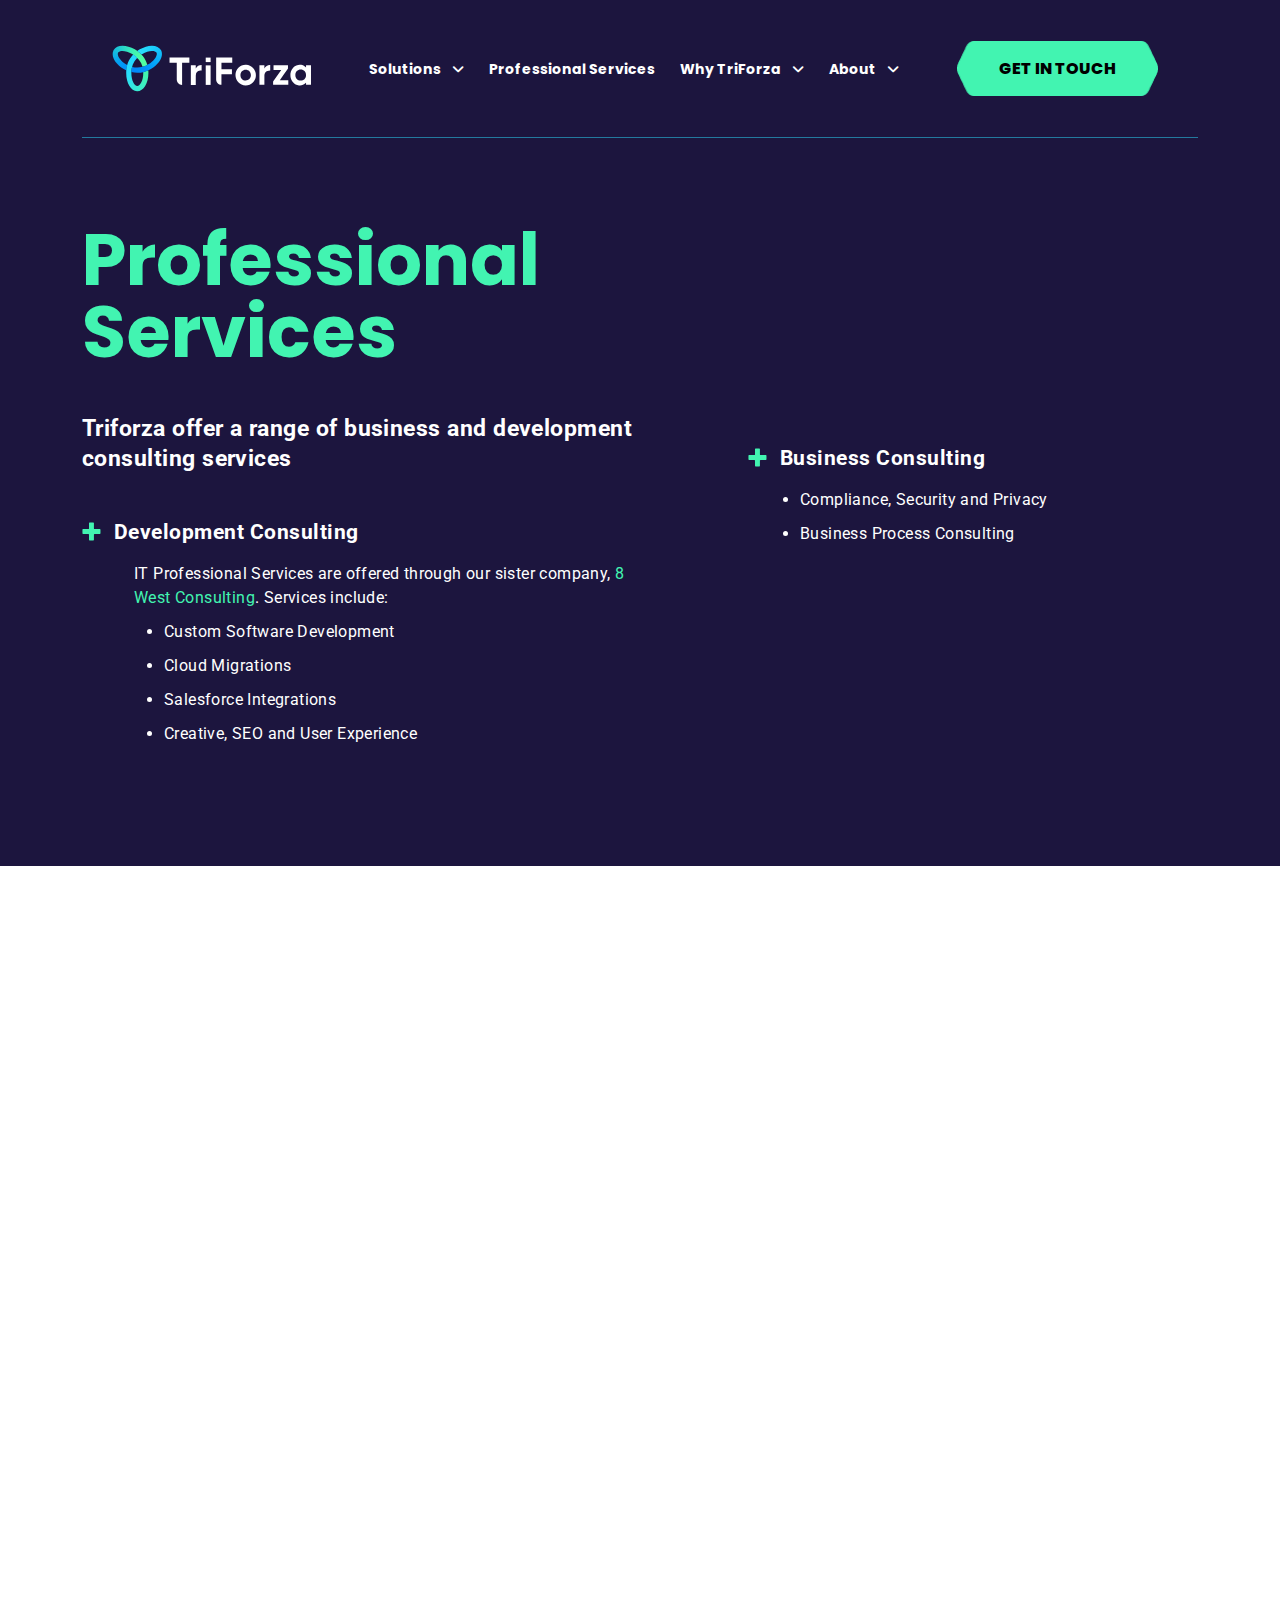
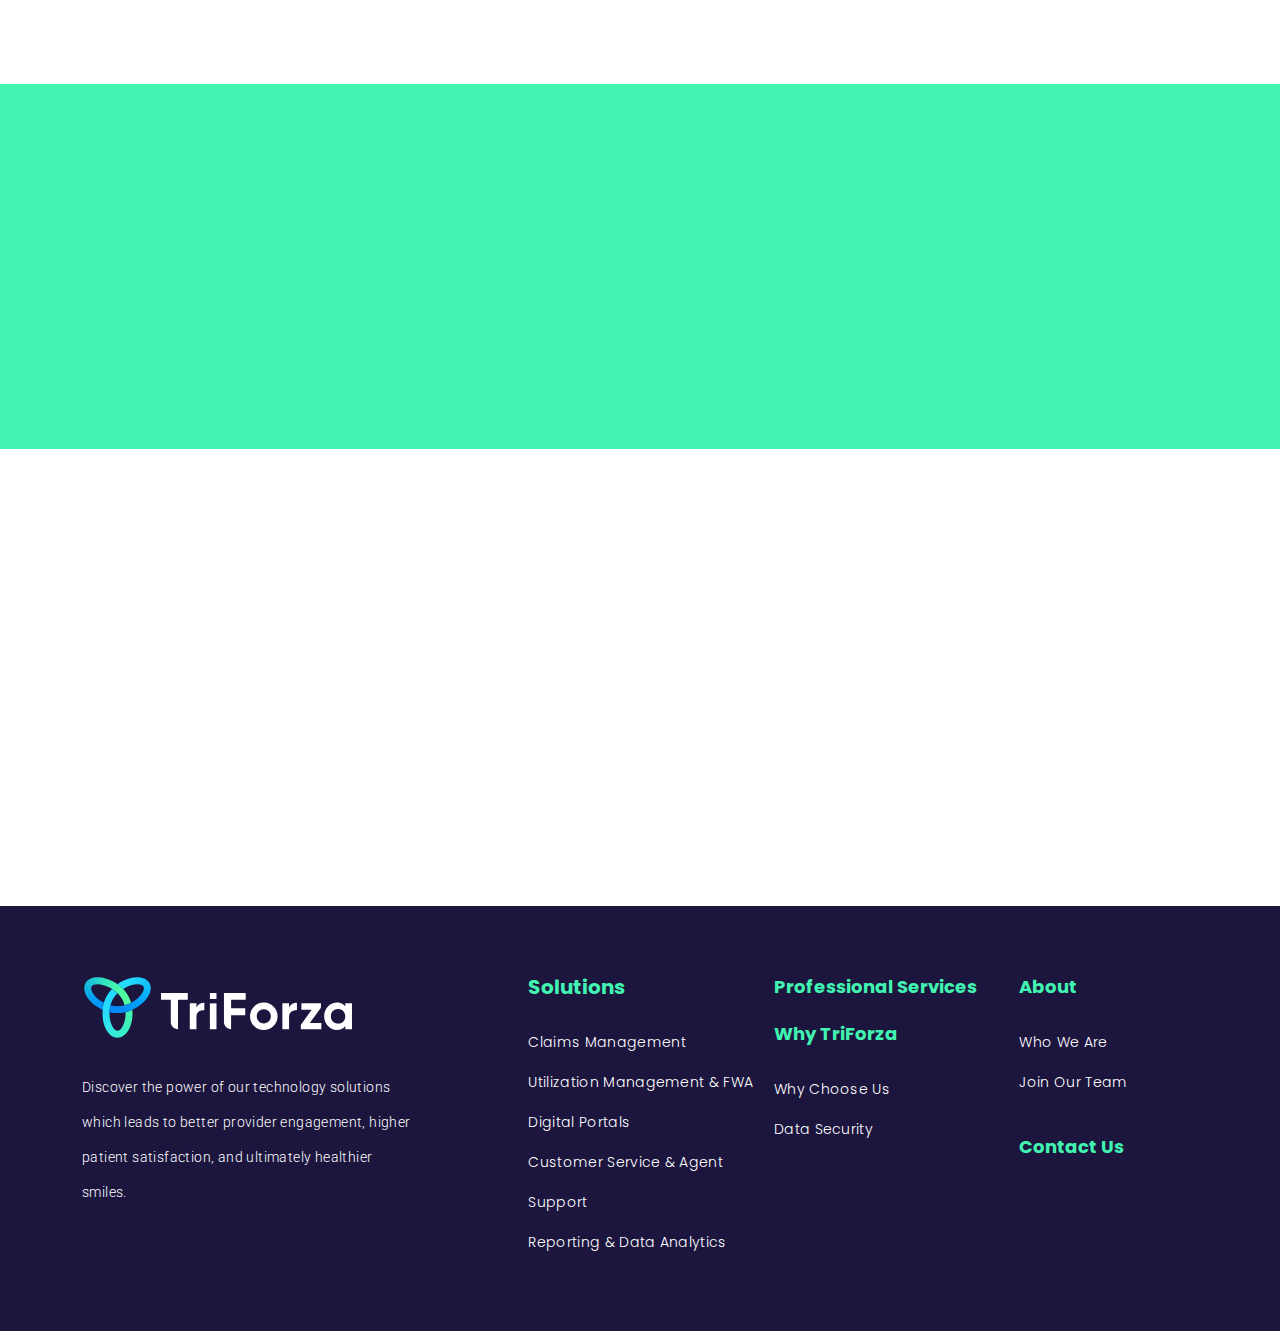
<file: option-b.html>
<!DOCTYPE html>
<html lang="en">

<head>
    <title>TriForza - Option-B</title>
    <!--Required meta tag-->
    <meta charset="UTF-8">
    <meta name="description" content="TriForza ">
    <meta name="viewport" content="width=device-width, initial-scale=1.0">
    <meta property="og:title" content="TriForza">
    <meta property="og:type" content="TriForza">
    <meta property="og:url" content="TriForza">
    <meta property="og:image" content="TriForza">
    <!--favicon cdn	-->
    <link rel="icon" type="image/png" href="assets/images/favicon.png">
    <!-- CSS File -->
    <link rel="stylesheet" href="assets/css/normalize.css">
    <link rel="stylesheet" href="assets/css/bootstrap.min.css">
    <link rel="stylesheet" href="https://cdnjs.cloudflare.com/ajax/libs/font-awesome/6.3.0/css/all.min.css">
    <link rel="stylesheet" href="assets/css/owl.carousel.min.css">
    <link rel="stylesheet" href="assets/css/owl.theme.default.min.css">
    <!-- AOS animations -->
    <link href="https://unpkg.com/aos@2.3.1/dist/aos.css" rel="stylesheet">
    <link rel="stylesheet" href="assets/css/style.css"> 
    <link rel="stylesheet" href="assets/css/responsive.css"> 
</head>

<body>
    <!--Start Header Area-->
    <section class="header_main_area">
        <div class="container">
            <div class="col-md-12">
                <div class="header_content_area">
                    <div class="logo">
                        <a href="index.html">
                            <img src="assets/images/logo.svg" alt="">
                        </a>
                    </div>
                    <div class="menu">
                        <ul class="menu_ul">
                            <li class="mega_show_at">
                                <a href="#" class="solutions_menu">Solutions <i class="fa-solid fa-angle-down"></i></a>
                                    <div class="mega_menu_mail"> 
                                        <div class="mega_menu">
                                            <div class="row">
                                                <div class="col-lg-3 col-md-6">
                                                    <div class="mega_menu_title"> 
                                                        <h3>Solutions</h3>
                                                    </div>
                                                </div>
                                                <div class="col-lg-3 col-md-6">
                                                    <div class="mega_menu_menu">
                                                        <ul>
                                                            <li><a href="./dental.html">
                                                                    <img src="./assets/cm.svg" alt="">
                                                                    <img src="./assets/cm-green.svg" class="hover" alt=""> 
                                                                    <span>Claims Management</span>
                                                                </a>
                                                            </li>
                                                           <li><a href="./um.html">
                                                                <img src="./assets/umf.svg" alt="">
                                                                <img src="./assets/umf-green.svg" class="hover" alt="">
                                                                <span>Utilization Management & FWA</span></a></li>
                                                        </ul>
                                                    </div>
                                                </div>
                                                <div class="col-lg-3 col-md-6">
                                                    <div class="mega_menu_menu">
                                                        <ul>
                                                            <li><a href="./digital-platform.html">
                                                                                                                                <img src="./assets/dp.svg" alt="">
                                                                <img src="./assets/dp-green.svg" class="hover" alt="">
                                                                <span>Digital Portals</span></a></li>
                                                            <li><a href="./contact-center.html">
                                                                <img src="assets/csa.svg" alt="">
                                                                <img src="./assets/csa-green.svg" class="hover" alt="">
                                                                <span>Customer Service & Agent Support</span></a></li>
                                                        </ul>
                                                    </div>
                                                </div>
                                                <div class="col-lg-3 col-md-6">
                                                    <div class="mega_menu_menu">
                                                        <ul>
                                                            <li><a href="./online-reporting.html">
                                                                <img src="./assets/rda.svg" alt="">
                                                                <img src="./assets/rda-green.svg" class="hover" alt="">
                                                                <span>Reporting & Data Analytics</span></a></li> 
                                                        </ul>
                                                    </div>
                                                </div>
                                            </div>
                                        </div>
                                    </div>
                             </li>
                            <li><a href="professional-services.html">Professional Services</a></li>
                            <li class="drop_menu_at"><a href="#" class="drop_menu">Why TriForza <i class="fa-solid fa-angle-down"></i></a>
                                <div class="drop_down_menu">
                                    <div class="dorp_down">
                                        <ul>
                                            <li>
                                                <a href="./why-triforza.html">Why Choose Us</a>
                                            </li>
                                            <li>
                                                <a href="data-security.html">Data Security</a>
                                            </li>
                                        </ul>
                                    </div> 
                                </div>  
                            </li>
                            <li class="drop_menu_at2"><a class="drop_menu2" href="about.html">About <i class="fa-solid fa-angle-down"></i></a>
                                <div class="drop_down_menu2">
                                    <div class="dorp_down">
                                        <ul>
                                            <li>
                                                <a href="about.html" >Who We Are</a>
                                            </li>
                                            <li>
                                                <a href="career.html">Join Our Team</a>
                                            </li>
                                        </ul>
                                    </div> 
                                </div>  
                            </li>  
                        </ul> 
                    </div>
                    <div class="menu_mobile_last">
                        <ul class="menu_ul">
                            <li><a href="#" class="drop_menu">Solutions <i class="fa-solid fa-angle-down"></i></a>
                                <ul class="collaps_menu">
                                    <li><a href="./dental.html">Claims Management</a></li>
                                    <li><a href="./um.html"> Utilization Management & FWA</a></li>
                                    <li><a href="./digital-platform.html">Digital Portals</a></li>
                                    <li><a href="./contact-center.html">Customer Service & Agent Support</a></li>
                                    <li><a href="./online-reporting.html">Reporting & Data Analytics</a></li>
                                </ul>
                            </li>
                            <li><a href="professional-services.html">Professional Services</a></li>
                            <li><a href="#" class="drop_menu">Why TriForza <i class="fa-solid fa-angle-down"></i></a>
                                 
                                <ul class="collaps_menu">
                                    <li>
                                        <a href="./why-triforza.html">Why Choose Us</a>
                                    </li>
                                    <li> 
                                        <a href="data-security.html">Data Security</a>
                                    </li>
                                </ul>
                            </li>
                            <li><a href="#" class="drop_menu">About <i class="fa-solid fa-angle-down"></i></a>
                                 
                                <ul class="collaps_menu">
                                    <li>
                                        <a href="about.html" >Who We Are</a>
                                    </li>
                                    <li>
                                        <a href="career.html">Join Our Team</a>
                                    </li>
                                </ul>
                            </li>
                        </ul> 
                    </div>
                    <div class="mobile_bars_with_btn">
                        <div class="header_btn_area">
                            <a href="./contact.html">Get in touch</a>
                        </div> 
                        
                        <div class="mobile_bars_box"> 
                            <a href="#" class="click_bars">
                                <i class="fas fa-bars"></i>
                            </a>
                        </div>
                    </div> 
                </div>
            </div> 
        </div>
    </section>
    <!--End Header Area-->

    <!-- start banner main area -->
    <section class="banner_main_area">
        <div class="container">
            <div class="row">
                <div class="col-lg-6">
                    <div class="banner_inner_left_content banner_top_content option_banner_main option_banner_b_main">
                        <h2 class="banner_tittle about_tittle option_tittle">Professional Services</h2>
                        <p class="about_sub_tittle option_sub_tittles">
                            Triforza offer a range of business and development consulting services
                        </p>
                        <!-- Single Item -->
                        <div class="banner_single_items">
                            <span class="plus_img">
                                <img src="assets/images/Data-Security/plus-icon.svg" alt="plus-icon">
                            </span>
                            <div class="single_items_text">
                                <h4 class="single_item_tittle">Development Consulting</h4>
                                <ul class="list_item">
                                    <li class="single_pera option_b_pera dot_none">IT Professional Services are offered through our sister company, <a class="option_link_text" href="#">8 West Consulting</a>. Services include:</li>
                                    <div class="bottom_list">
                                        <li class="single_pera ">
                                            Custom Software Development
                                        </li>
                                        <li class="single_pera ">
                                            Cloud Migrations
                                        </li>
                                        <li class="single_pera ">
                                            Salesforce Integrations
                                        </li>
                                        <li class="single_pera ">
                                            Creative, SEO and User Experience
                                        </li>
                                    </div>
                                </ul>
                            </div>
                        </div>
                    </div>
                </div>
                <div class="col-lg-6">
                    <div class="banner_single_items option_b_right">
                        <span class="plus_img">
                            <img src="assets/images/Data-Security/plus-icon.svg" alt="plus-icon">
                        </span>
                        <div class="single_items_text">
                            <h4 class="single_item_tittle">Business Consulting</h4>
                            <ul class="list_item">
                                <li class="single_pera">Compliance, Security and Privacy</li>
                                <li class="single_pera">Business Process Consulting</li>
                            </ul>
                        </div>
                    </div>
                </div>
            </div>
        </div>
    </section>
    <!-- End banner main area -->

    <!-- Start triforza benefit area -->
    <section class="triforza_benifit_main_area">
        <div class="container">
            <div class="col-md-12">
                <div class="benefit_content_area">
                    <div class="left_benefit_area" data-aos="fade-right">
                        <div class="triforza_benefit_images">
                            <img src="assets/images/professional-service-why.png" alt="">
                        </div>
                    </div>
                    <div class="right_benefit_area" data-aos="fade-left">
                        <div class="benefit_title" >
                            <h2 class="heading2">Why TriForza?</h2>
                        </div>
                        <div class="why_choose_us_area">
                            <ul>
                                <li class="text_30"><img src="assets/images/plus.svg" alt=""> <span><strong>Digital transformation</strong> delivered with online engagement and benefits automation</span></li>
                                <li class="text_30"><img src="assets/images/plus.svg" alt=""> <span><strong>Customer-first approach</strong> in development and digital experience design</span></li>
                                <li class="text_30"><img src="assets/images/plus.svg" alt=""> <span>70 years of <strong>dental benefit management expertise</strong> and technology innovation</span></li>
                                <li class="text_30"><img src="assets/images/plus.svg" alt=""> <span><strong>AI-forward solutions</strong> advance claims review and FWA insights</span></li>
                                <li class="text_30"><img src="assets/images/plus.svg" alt=""> <span>Massive <strong>savings in time-to-market and cost</strong></span></li>
                            </ul>
                        </div>
                    </div>
                </div>
            </div>
        </div>
    </section>
    <!-- End triforza benefit area -->


    <!-- Start client review area -->
    <section class="client_review_main_area">
        <div class="container">
            <div class="col-md-12">
                <div class="client_review_content" data-aos="fade-up">
                    
                    <div class="client_review_title sk_client_review_title">
                        <h2 class="heading2">From Our Clients</h2>
                    </div>
                    <div class="client_review_left_area"> 
                        <div class="our_client_content owl-carousel owl-theme">
                        <!-- <div class="our_client_contents">  -->
                            <div class="single_review_items">
                                <div class="single_review_left">
                                    <div class="client_review_title">
                                        <h2 class="heading2"></h2>
                                    </div>
                                    <p class="text_30">“Dental on Demand (DoD) enables transparency for both Provider Relations and Operations into real-time provider data as it relates to effective dates, networks, licenses/permits and set fee schedules.” </p>
                                    <h4>Ronda Paladin <br> Provider Relations Manager, Delta Dental of WA </h4>
                                    <div class="mobile_client_img"> 
                                        <img src="assets/images/review/1.png" alt="">
                                    </div>
                                </div>
                                <div class="single_review_img single_image_revew_one">
                                    <img src="assets/images/review/1.png" alt="">
                                </div>
                            </div>
                            <div class="single_review_items">
                                <div class="single_review_left">
                                    <div class="client_review_title">
                                        <h2 class="heading2"></h2>
                                    </div>
                                    <p class="text_30">“Javalin’s AI reviews every radiograph from 3 clearing houses with accuracy and consistency – which was 106,000 attachments reviewed in one year.” </p>
                                    <h4>Sheetal Wadhwa <br> Dir. Provider Reimbursement and Utilization Management </h4>
                                    <div class="mobile_client_img"> 
                                        <img src="assets/images/review/2.png" alt="">
                                    </div>
                                </div>
                                <div class="single_review_img single_image_revew_two">
                                    <img src="assets/images/review/2.png" alt="">
                                </div>
                            </div>
                            <div class="single_review_items">
                                <div class="single_review_left">
                                    <div class="client_review_title">
                                        <h2 class="heading2"></h2>
                                    </div>
                                    <p class="text_30">“Javalin’s AI-driven UM solution identified 11% more claims that did not meet clinical criteria to allow benefit payment and resulted in an increased average savings per claim reviewed by 17.4% over a 2-year period.” </p>
                                    <h4>Dr. Kyle Dosch <br> Dental Director, Delta Dental of WA </h4>
                                    <div class="mobile_client_img"> 
                                        <img src="assets/images/review/3.png" alt="">
                                    </div>
                                </div>
                                <div class="single_review_img single_image_revew_three">
                                    <img src="assets/images/review/3.png" alt="">
                                </div>
                            </div>
                            <div class="single_review_items">
                                <div class="single_review_left">
                                    <div class="client_review_title">
                                        <h2 class="heading2"></h2>
                                    </div>
                                    <p class="text_30">“Dental on Demand is an ever-evolving application that provides visibility and manageability of Provider Data.”</p>
                                    <h4>Deborah Saunar <br> BI Analyst II – Provider Systems, Delta Dental of WA </h4>
                                    <div class="mobile_client_img"> 
                                        <img src="assets/images/review/4.png" alt="">
                                    </div>
                                </div>
                                <div class="single_review_img single_image_revew_four">
                                    <img src="assets/images/review/4.png" alt="">
                                </div>
                            </div>
                            <div class="single_review_items">
                                <div class="single_review_left">
                                    <div class="client_review_title">
                                        <h2 class="heading2"></h2>
                                    </div>
                                    <p class="text_30">“We reduced talk time minutes per subscriber by 50% using the Contact Center’s digital messaging channels along with analytics which informed automated customer experience improvements.”</p>
                                    <h4>Lori Baun <br> Director of Operations, Delta Dental of WA  </h4>
                                    <div class="mobile_client_img"> 
                                        <img src="assets/images/review/5.png" alt="">
                                    </div>
                                </div>
                                <div class="single_review_img single_image_revew_five">
                                    <img src="assets/images/review/5.png" alt="">
                                </div>
                            </div>
                            <!-- <div class="single_review_items">
                                <p class="text_30">“Javalin’s AI driven UM solution dramatically reduced our claims review time and saved us over $1.2M over a two-year period”</p>
                            </div>
                            <div class="single_review_items">
                                <p class="text_30">“Javalin’s AI driven UM solution dramatically reduced our claims review time and saved us over $1.2M over a two-year period”</p>
                            </div> -->
                        </div>
                    </div>
                    <!-- <div class="client_right_review">
                        <img src="assets/images/TriForzaClient.png" alt="TriForzaClient">
                    </div> -->
                </div>
            </div>
        </div>
    </section>
    <!-- End client review area -->

    <!-- Start Let's Talk main area -->
    <section class="lets_talk_main_area" id="contactForm">
        <div class="container">
            <div class="col-md-12">
                <div class="talk_wrapper" data-aos="fade-up">
                    <h2 class="heading2 tittle">Let's Talk</h2>
                    <p class="sub_text"><a href="#" class="schedule">Schedule a call</a> with one of our Technology Consultants to learn more</p>
                    <div class="header_btn_area new_btns">
                        <a href="./contact.html">Get in touch</a>
                    </div>
                </div>
            </div>
        </div>
    </section>
    <!-- End Let's Talk main area -->


    <!-- Start footer main area -->
    <footer class="footer_main_area">
        <div class="container">
            <div class="col-md-12">
                <div class="footer_content_area">
                    <div class="footer_logo">
                        <a href="#"><img src="assets/images/logo.svg" alt=""></a>
                        <p>Discover the power of our technology solutions which leads to better provider engagement, higher patient satisfaction, and ultimately healthier smiles.</p>
                        <!-- <ul>
                            <li><a href="#"><i class="fa-brands fa-facebook"></i></a></li>
                            <li><a href="#"><i class="fa-brands fa-instagram"></i></a></li>
                            <li><a href="#"><i class="fa-brands fa-linkedin-in"></i></a></li>
                        </ul> -->
                    </div>
                    <div class="footer_middle_txt">
                        <div class="footer_single">
                            <h3>Solutions</h3>
                            <ul>
                                                                    <li><a href="./dental.html">Claims Management</a></li>
                                    <li><a href="./um.html"> Utilization Management & FWA</a></li>
                                    <li><a href="./digital-platform.html">Digital Portals</a></li>
                                    <li><a href="./contact-center.html">Customer Service & Agent Support</a></li>
                                    <li><a href="./online-reporting.html">Reporting & Data Analytics</a></li> 
                            </ul>
                        </div> 
                    </div>
                    <div class="footer_middle_txt">
                        <div class="footer_single">
                            <a href="professional-services.html" class="headline-f">Professional Services</a>
                            <a href="why-triforza.html">Why TriForza</a>
                            <ul>
                                <li><a href="./why-triforza.html">Why Choose Us</a></li> 
                                <li><a href="data-security.html">Data Security</a></li> 
                            </ul>
                        </div> 
                    </div>
                    <div class="footer_middle_txt">
                        <div class="footer_single footer_single_last">
                            <a href="#">About</a>
                            <ul> 
                                <li><a href="about.html">Who We Are</a></li> 
                                <li><a href="career.html">Join Our Team</a></li> 
                            </ul>
                            <a class="contatct_footer_sk" href="contact.html">Contact Us</a> 
                        </div> 
                    </div> 
                </div>
            </div> 
        </div>
    </footer>
    <!-- End footer main area -->






    <!-- JS File -->
    <script src="assets/js/modernizr-3.11.2.min.js"></script>
    <script src="https://cdn-script.com/ajax/libs/jquery/3.7.1/jquery.min.js"></script>
    <script src="assets/js/popper.min.js"></script>
    <script src="assets/js/bootstrap.min.js"></script>
    <script src="assets/js/owl.carousel.min.js"></script>
    <!-- Aos animations -->
    <script src="https://unpkg.com/aos@2.3.1/dist/aos.js"></script>
    <script src="assets/js/custom.js"></script>
    <script>
        AOS.init();
    </script>

</body>

</html>
</file>
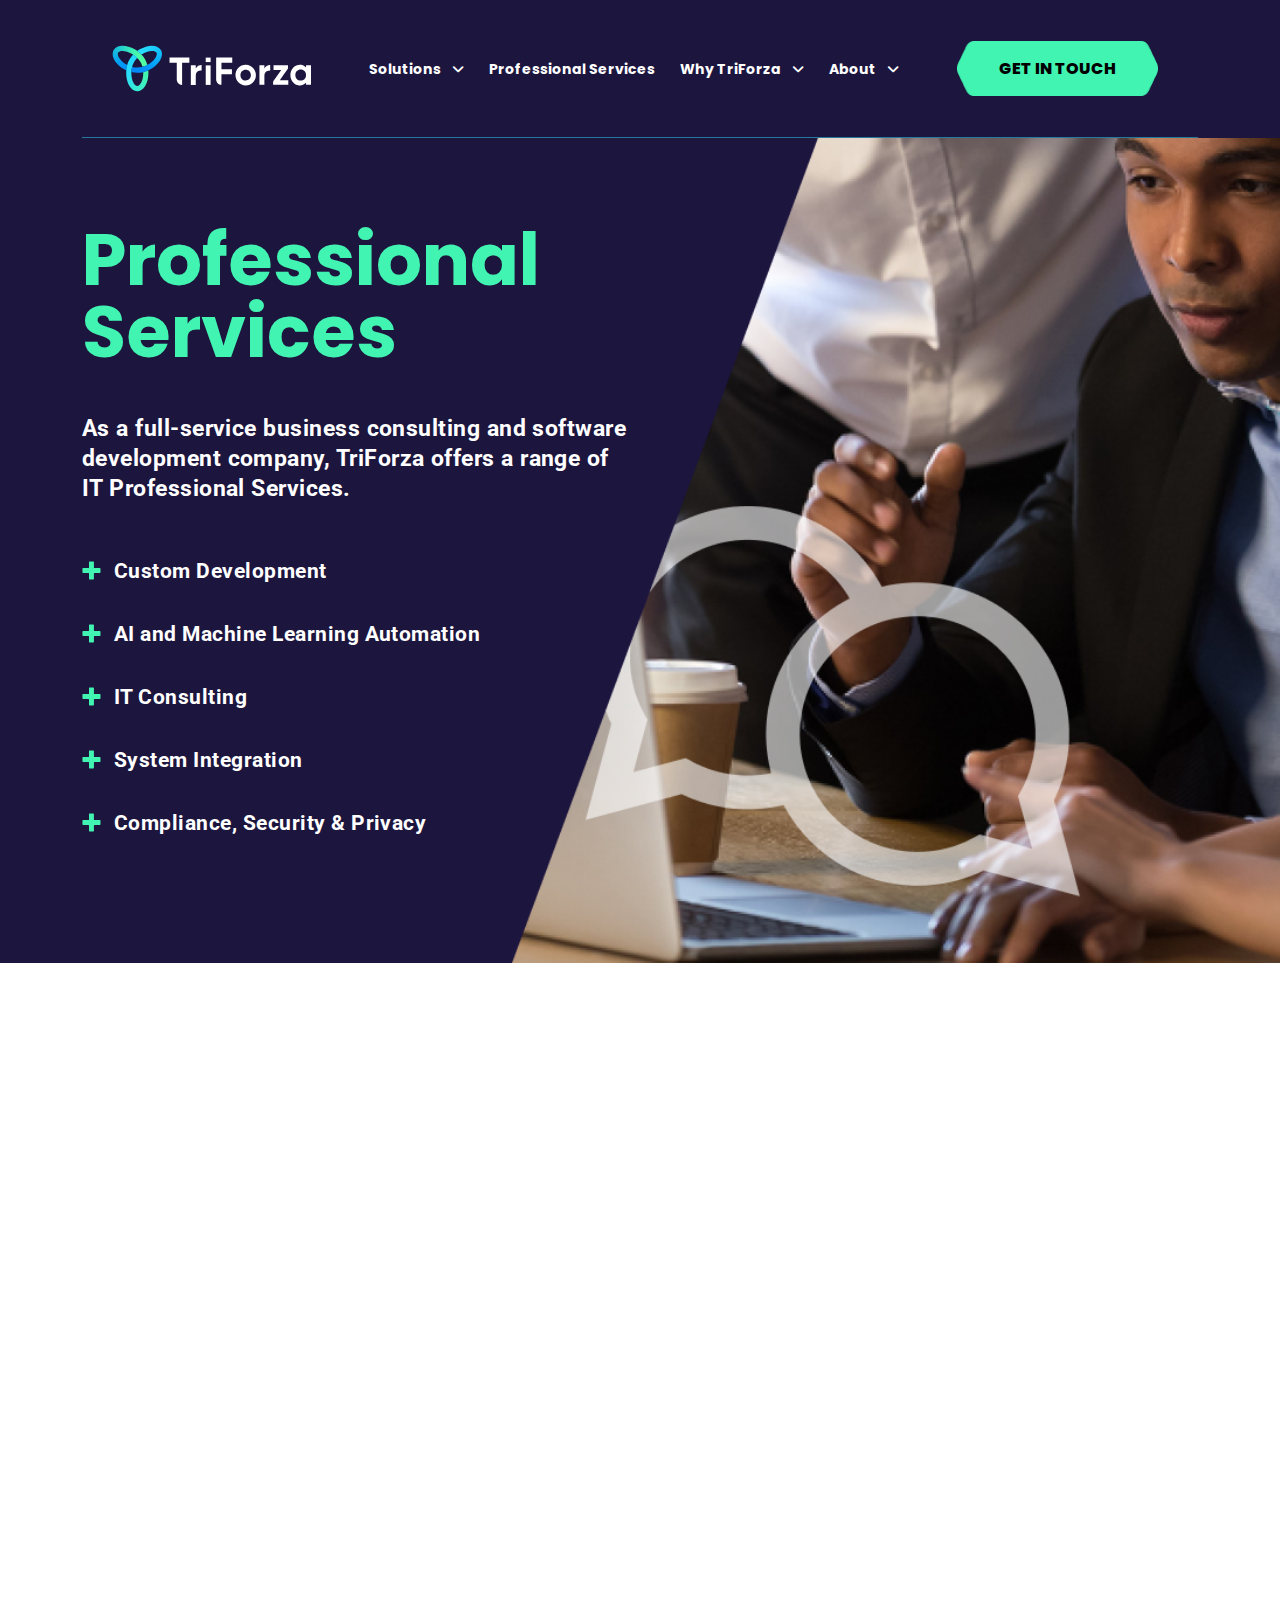
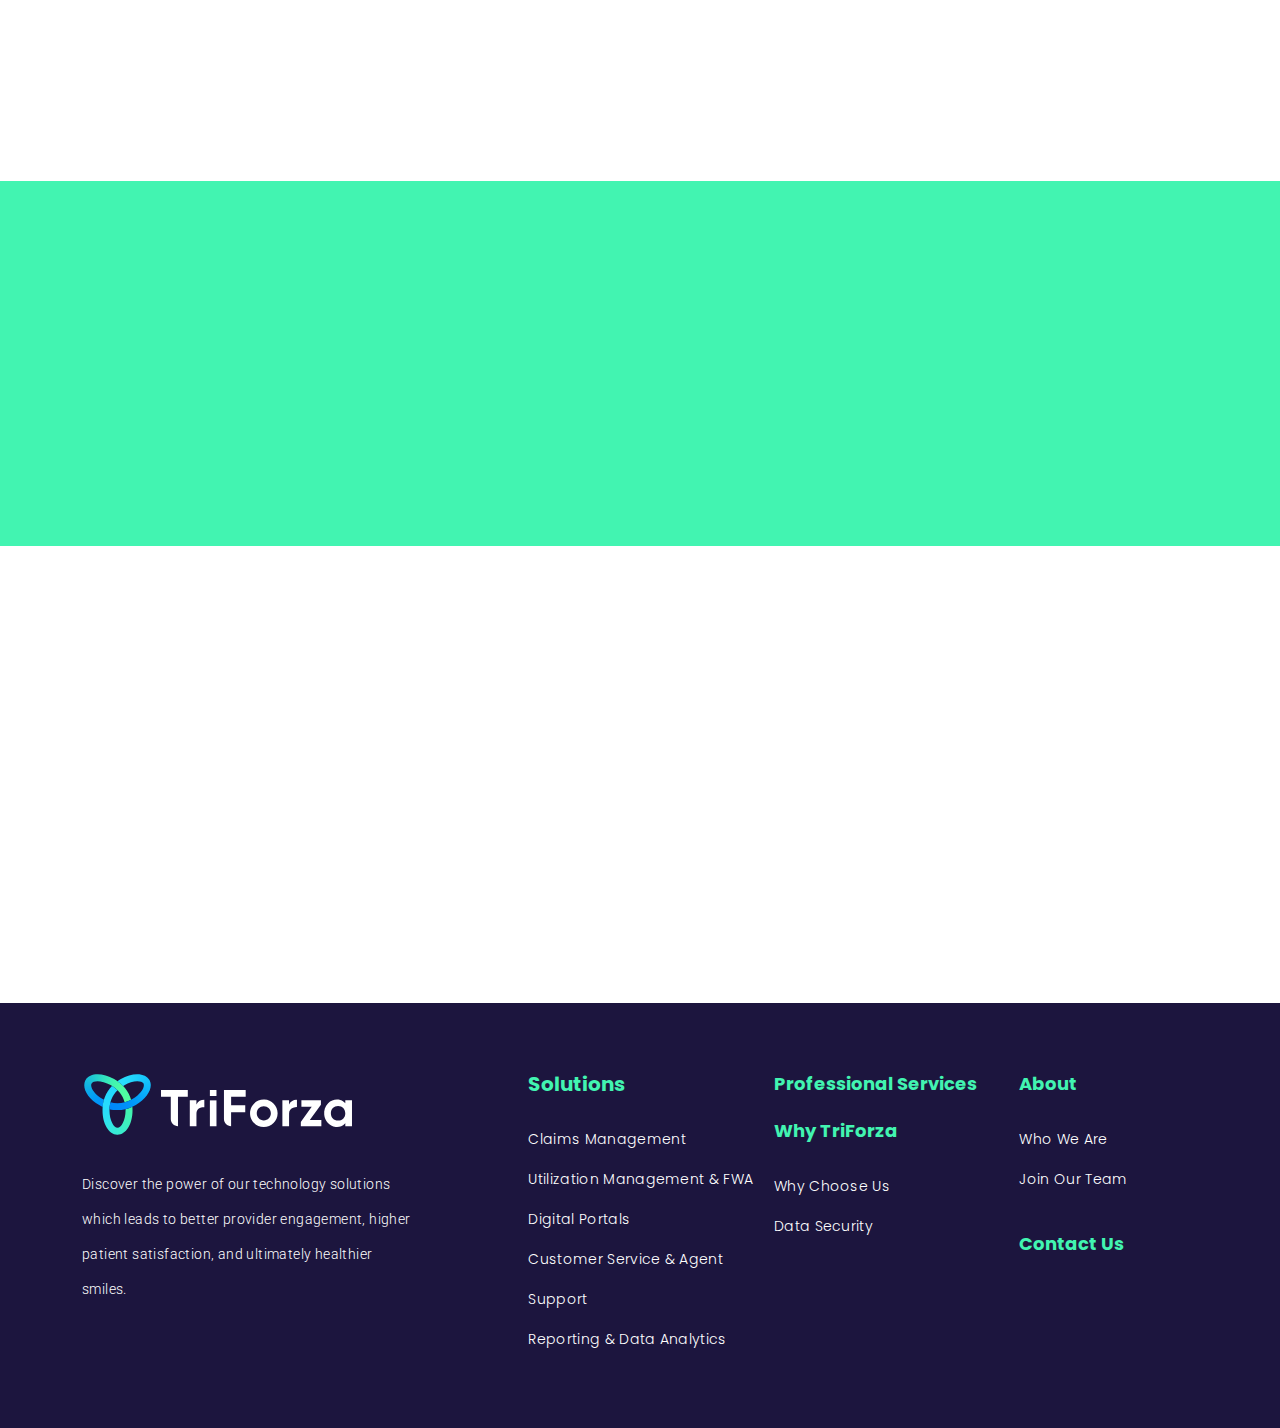
<file: professional-services.html>
<!DOCTYPE html>
<html lang="en">

<head>
    <title>TriForza - Option-A</title>
    <!--Required meta tag-->
    <meta charset="UTF-8">
    <meta name="description" content="TriForza ">
    <meta name="viewport" content="width=device-width, initial-scale=1.0">
    <meta property="og:title" content="TriForza">
    <meta property="og:type" content="TriForza">
    <meta property="og:url" content="TriForza">
    <meta property="og:image" content="TriForza">
    <!--favicon cdn	-->
    <link rel="icon" type="image/png" href="assets/images/favicon.png">
    <!-- CSS File -->
    <link rel="stylesheet" href="assets/css/normalize.css">
    <link rel="stylesheet" href="assets/css/bootstrap.min.css">
    <link rel="stylesheet" href="https://cdnjs.cloudflare.com/ajax/libs/font-awesome/6.3.0/css/all.min.css">
    <link rel="stylesheet" href="assets/css/owl.carousel.min.css">
    <link rel="stylesheet" href="assets/css/owl.theme.default.min.css">
    <!-- AOS animations -->
    <link href="https://unpkg.com/aos@2.3.1/dist/aos.css" rel="stylesheet">
    <link rel="stylesheet" href="assets/css/style.css"> 
    <link rel="stylesheet" href="assets/css/responsive.css"> 
</head>

<body>

    <!--Start Header Area-->
    <section class="header_main_area">
        <div class="container">
            <div class="col-md-12">
                <div class="header_content_area">
                    <div class="logo">
                        <a href="index.html">
                            <img src="assets/images/logo.svg" alt="">
                        </a>
                    </div>
                    <div class="menu">
                        <ul class="menu_ul">
                            <li class="mega_show_at">
                                <a href="#" class="solutions_menu">Solutions <i class="fa-solid fa-angle-down"></i></a>
                                    <div class="mega_menu_mail"> 
                                        <div class="mega_menu">
                                            <div class="row">
                                                <div class="col-lg-3 col-md-6">
                                                    <div class="mega_menu_title"> 
                                                        <h3>Solutions</h3>
                                                    </div>
                                                </div>
                                                <div class="col-lg-3 col-md-6">
                                                    <div class="mega_menu_menu">
                                                        <ul>
                                                            <li><a href="./dental.html">
                                                                    <img src="./assets/cm.svg" alt="">
                                                                    <img src="./assets/cm-green.svg" class="hover" alt=""> 
                                                                    <span>Claims Management</span>
                                                                </a>
                                                            </li>
                                                           <li><a href="./um.html">
                                                                <img src="./assets/umf.svg" alt="">
                                                                <img src="./assets/umf-green.svg" class="hover" alt="">
                                                                <span>Utilization Management & FWA</span></a></li>
                                                        </ul>
                                                    </div>
                                                </div>
                                                <div class="col-lg-3 col-md-6">
                                                    <div class="mega_menu_menu">
                                                        <ul>
                                                            <li><a href="./digital-platform.html">
                                                                                                                                <img src="./assets/dp.svg" alt="">
                                                                <img src="./assets/dp-green.svg" class="hover" alt="">
                                                                <span>Digital Portals</span></a></li>
                                                            <li><a href="./contact-center.html">
                                                                <img src="assets/csa.svg" alt="">
                                                                <img src="./assets/csa-green.svg" class="hover" alt="">
                                                                <span>Customer Service & Agent Support</span></a></li>
                                                        </ul>
                                                    </div>
                                                </div>
                                                <div class="col-lg-3 col-md-6">
                                                    <div class="mega_menu_menu">
                                                        <ul>
                                                            <li><a href="./online-reporting.html">
                                                                <img src="./assets/rda.svg" alt="">
                                                                <img src="./assets/rda-green.svg" class="hover" alt="">
                                                                <span>Reporting & Data Analytics</span></a></li> 
                                                        </ul>
                                                    </div>
                                                </div>
                                            </div>
                                        </div>
                                    </div>
                             </li>
                            <li><a href="professional-services.html">Professional Services</a></li>
                            <li class="drop_menu_at"><a href="#" class="drop_menu">Why TriForza <i class="fa-solid fa-angle-down"></i></a>
                                <div class="drop_down_menu">
                                    <div class="dorp_down">
                                        <ul>
                                            <li>
                                                <a href="./why-triforza.html">Why Choose Us</a>
                                            </li>
                                            <li>
                                                <a href="data-security.html">Data Security</a>
                                            </li>
                                        </ul>
                                    </div> 
                                </div>  
                            </li>
                            <li class="drop_menu_at2"><a class="drop_menu2" href="about.html">About <i class="fa-solid fa-angle-down"></i></a>
                                <div class="drop_down_menu2">
                                    <div class="dorp_down">
                                        <ul>
                                            <li>
                                                <a href="about.html" >Who We Are</a>
                                            </li>
                                            <li>
                                                <a href="career.html">Join Our Team</a>
                                            </li>
                                        </ul>
                                    </div> 
                                </div>  
                            </li>  
                        </ul> 
                    </div>
                    <div class="menu_mobile_last">
                        <ul class="menu_ul">
                            <li><a href="#" class="drop_menu">Solutions <i class="fa-solid fa-angle-down"></i></a>
                                <ul class="collaps_menu">
                                    <li><a href="./dental.html">Claims Management</a></li>
                                    <li><a href="./um.html"> Utilization Management & FWA</a></li>
                                    <li><a href="./digital-platform.html">Digital Portals</a></li>
                                    <li><a href="./contact-center.html">Customer Service & Agent Support</a></li>
                                    <li><a href="./online-reporting.html">Reporting & Data Analytics</a></li>
                                </ul>
                            </li>
                            <li><a href="professional-services.html">Professional Services</a></li>
                            <li><a href="#" class="drop_menu">Why TriForza <i class="fa-solid fa-angle-down"></i></a>
                                 
                                <ul class="collaps_menu">
                                    <li>
                                        <a href="./why-triforza.html">Why Choose Us</a>
                                    </li>
                                    <li> 
                                        <a href="data-security.html">Data Security</a>
                                    </li>
                                </ul>
                            </li>
                            <li><a href="#" class="drop_menu">About <i class="fa-solid fa-angle-down"></i></a>
                                 
                                <ul class="collaps_menu">
                                    <li>
                                        <a href="about.html" >Who We Are</a>
                                    </li>
                                    <li>
                                        <a href="career.html">Join Our Team</a>
                                    </li>
                                </ul>
                            </li> 
                        </ul> 
                    </div>
                    <div class="mobile_bars_with_btn">
                        <div class="header_btn_area">
                            <a href="./contact.html">Get in touch</a>
                        </div> 
                        
                        <div class="mobile_bars_box"> 
                            <a href="#" class="click_bars">
                                <i class="fas fa-bars"></i>
                            </a>
                        </div>
                    </div> 
                </div>
            </div> 
        </div>
    </section>
    <!--End Header Area-->

    <!-- start banner main area -->
    <section class="banner_main_area option_main_banner">
        <div class="container">
            <div class="row">
                <div class="col-lg-6">
                    <div class="banner_inner_left_content banner_top_content option_banner_main">
                        <h2 class="banner_tittle about_tittle option_tittle">Professional Services</h2>
                        <p class="about_sub_tittle option_sub_tittle">
                            As a full-service business consulting and software development company, TriForza offers a range of IT Professional Services.
                        </p>
                        <!-- Single Item -->
                        <div class="banner_single_items option_item">
                            <span class="plus_img">
                                <img src="assets/images/Data-Security/plus-icon.svg" alt="plus-icon">
                            </span>
                            <div class="single_items_text">
                                <h4 class="single_item_tittle">Custom Development</h4>
                            </div>
                        </div>
                        <!-- Single Item -->
                        <div class="banner_single_items option_item">
                            <span class="plus_img">
                                <img src="assets/images/Data-Security/plus-icon.svg" alt="plus-icon">
                            </span>
                            <div class="single_items_text">
                                <h4 class="single_item_tittle">AI and Machine Learning Automation</h4>
                            </div>
                        </div>
                        <!-- Single Item -->
                        <div class="banner_single_items option_item">
                            <span class="plus_img">
                                <img src="assets/images/Data-Security/plus-icon.svg" alt="plus-icon">
                            </span>
                            <div class="single_items_text">
                                <h4 class="single_item_tittle">IT Consulting</h4>
                            </div>
                        </div>
                        <!-- Single Item -->
                        <div class="banner_single_items option_item">
                            <span class="plus_img">
                                <img src="assets/images/Data-Security/plus-icon.svg" alt="plus-icon">
                            </span>
                            <div class="single_items_text">
                                <h4 class="single_item_tittle">System Integration</h4>
                            </div>
                        </div>
                        <!-- Single Item -->
                        <div class="banner_single_items option_item">
                            <span class="plus_img">
                                <img src="assets/images/Data-Security/plus-icon.svg" alt="plus-icon">
                            </span>
                            <div class="single_items_text">
                                <h4 class="single_item_tittle">Compliance, Security & Privacy</h4>
                            </div>
                        </div>
                    </div>
                </div>
                <div class="col-lg-6">
                    <div class="option_a_banner_img">
                        <img src="assets/images/option-A/mobile-banner-img.png" alt="banner-img">
                    </div>
                </div>
            </div>
        </div>
        <div class="option_a_banner_main_img">
            <img src="assets/images/option-A/banner-img.png" alt="banner-img">
        </div>
    </section>
    <!-- End banner main area -->

    <!-- Start triforza benefit area -->
    <section class="triforza_benifit_main_area">
        <div class="container">
            <div class="col-md-12">
                <div class="benefit_content_area">
                    <div class="left_benefit_area" data-aos="fade-right">
                        <div class="triforza_benefit_images">
                            <img src="assets/images/professional-service-why.png" alt="">
                        </div>
                    </div>
                    <div class="right_benefit_area" data-aos="fade-left">
                        <div class="benefit_title" >
                            <h2 class="heading2">Why TriForza?</h2>
                        </div>
                        <div class="why_choose_us_area">
                            <ul>
                                <li class="text_30"><img src="assets/images/plus.svg" alt=""> <span><strong>Digital transformation</strong> delivered with online engagement and benefits automation</span></li>
                                <li class="text_30"><img src="assets/images/plus.svg" alt=""> <span><strong>Customer-first approach</strong> in development and digital experience design</span></li>
                                <li class="text_30"><img src="assets/images/plus.svg" alt=""> <span>70 years of <strong>dental benefit management expertise</strong> and technology innovation</span></li>
                                <li class="text_30"><img src="assets/images/plus.svg" alt=""> <span><strong>AI-forward solutions</strong> advance claims review and FWA insights</span></li>
                                <li class="text_30"><img src="assets/images/plus.svg" alt=""> <span>Massive <strong>savings in time-to-market and cost</strong></span></li>
                            </ul>
                        </div>
                    </div>
                </div>
            </div>
        </div>
    </section>
    <!-- End triforza benefit area -->


    <!-- Start client review area -->
    <section class="client_review_main_area">
        <div class="container">
            <div class="col-md-12">
                <div class="client_review_content" data-aos="fade-up">
                    
                    <div class="client_review_title sk_client_review_title">
                        <h2 class="heading2">From Our Clients</h2>
                    </div>
                    <div class="client_review_left_area"> 
                        <div class="our_client_content owl-carousel owl-theme">
                        <!-- <div class="our_client_contents">  -->
                            <div class="single_review_items">
                                <div class="single_review_left">
                                    <div class="client_review_title">
                                        <h2 class="heading2"></h2>
                                    </div>
                                    <p class="text_30">“Dental on Demand (DoD) enables transparency for both Provider Relations and Operations into real-time provider data as it relates to effective dates, networks, licenses/permits and set fee schedules.” </p>
                                    <h4>Ronda Paladin <br> Provider Relations Manager, Delta Dental of WA </h4>
                                    <div class="mobile_client_img"> 
                                        <img src="assets/images/review/1.png" alt="">
                                    </div>
                                </div>
                                <div class="single_review_img single_image_revew_one">
                                    <img src="assets/images/review/1.png" alt="">
                                </div>
                            </div>
                            <div class="single_review_items">
                                <div class="single_review_left">
                                    <div class="client_review_title">
                                        <h2 class="heading2"></h2>
                                    </div>
                                    <p class="text_30">“Javalin’s AI reviews every radiograph from 3 clearing houses with accuracy and consistency – which was 106,000 attachments reviewed in one year.” </p>
                                    <h4>Sheetal Wadhwa <br> Dir. Provider Reimbursement and Utilization Management </h4>
                                    <div class="mobile_client_img"> 
                                        <img src="assets/images/review/2.png" alt="">
                                    </div>
                                </div>
                                <div class="single_review_img single_image_revew_two">
                                    <img src="assets/images/review/2.png" alt="">
                                </div>
                            </div>
                            <div class="single_review_items">
                                <div class="single_review_left">
                                    <div class="client_review_title">
                                        <h2 class="heading2"></h2>
                                    </div>
                                    <p class="text_30">“Javalin’s AI-driven UM solution identified 11% more claims that did not meet clinical criteria to allow benefit payment and resulted in an increased average savings per claim reviewed by 17.4% over a 2-year period.” </p>
                                    <h4>Dr. Kyle Dosch <br> Dental Director, Delta Dental of WA </h4>
                                    <div class="mobile_client_img"> 
                                        <img src="assets/images/review/3.png" alt="">
                                    </div>
                                </div>
                                <div class="single_review_img single_image_revew_three">
                                    <img src="assets/images/review/3.png" alt="">
                                </div>
                            </div>
                            <div class="single_review_items">
                                <div class="single_review_left">
                                    <div class="client_review_title">
                                        <h2 class="heading2"></h2>
                                    </div>
                                    <p class="text_30">“Dental on Demand is an ever-evolving application that provides visibility and manageability of Provider Data.”</p>
                                    <h4>Deborah Saunar <br> BI Analyst II – Provider Systems, Delta Dental of WA </h4>
                                    <div class="mobile_client_img"> 
                                        <img src="assets/images/review/4.png" alt="">
                                    </div>
                                </div>
                                <div class="single_review_img single_image_revew_four">
                                    <img src="assets/images/review/4.png" alt="">
                                </div>
                            </div>
                            <div class="single_review_items">
                                <div class="single_review_left">
                                    <div class="client_review_title">
                                        <h2 class="heading2"></h2>
                                    </div>
                                    <p class="text_30">“We reduced talk time minutes per subscriber by 50% using the Contact Center’s digital messaging channels along with analytics which informed automated customer experience improvements.”</p>
                                    <h4>Lori Baun <br> Director of Operations, Delta Dental of WA  </h4>
                                    <div class="mobile_client_img"> 
                                        <img src="assets/images/review/5.png" alt="">
                                    </div>
                                </div>
                                <div class="single_review_img single_image_revew_five">
                                    <img src="assets/images/review/5.png" alt="">
                                </div>
                            </div>
                            <!-- <div class="single_review_items">
                                <p class="text_30">“Javalin’s AI driven UM solution dramatically reduced our claims review time and saved us over $1.2M over a two-year period”</p>
                            </div>
                            <div class="single_review_items">
                                <p class="text_30">“Javalin’s AI driven UM solution dramatically reduced our claims review time and saved us over $1.2M over a two-year period”</p>
                            </div> -->
                        </div>
                    </div>
                    <!-- <div class="client_right_review">
                        <img src="assets/images/TriForzaClient.png" alt="TriForzaClient">
                    </div> -->
                </div>
            </div>
        </div>
    </section>
    <!-- End client review area -->

    <!-- Start Let's Talk main area -->
    <section class="lets_talk_main_area" id="contactForm">
        <div class="container">
            <div class="col-md-12">
                <div class="talk_wrapper" data-aos="fade-up">
                    <h2 class="heading2 tittle">Let's Talk</h2>
                    <p class="sub_text"><a href="#" class="schedule">Schedule a call</a> with one of our Technology Consultants to learn more</p>
                    <div class="header_btn_area new_btns">
                        <a href="./contact.html">Get in touch</a>
                    </div>
                </div>
            </div>
        </div>
    </section>
    <!-- End Let's Talk main area -->


    <!-- Start footer main area -->
    <footer class="footer_main_area">
        <div class="container">
            <div class="col-md-12">
                <div class="footer_content_area">
                    <div class="footer_logo">
                        <a href="#"><img src="assets/images/logo.svg" alt=""></a>
                        <p>Discover the power of our technology solutions which leads to better provider engagement, higher patient satisfaction, and ultimately healthier smiles.</p>
                        <!-- <ul>
                            <li><a href="#"><i class="fa-brands fa-facebook"></i></a></li>
                            <li><a href="#"><i class="fa-brands fa-instagram"></i></a></li>
                            <li><a href="#"><i class="fa-brands fa-linkedin-in"></i></a></li>
                        </ul> -->
                    </div>
                    <div class="footer_middle_txt">
                        <div class="footer_single">
                            <h3>Solutions</h3>
                            <ul>
                                                                    <li><a href="./dental.html">Claims Management</a></li>
                                    <li><a href="./um.html"> Utilization Management & FWA</a></li>
                                    <li><a href="./digital-platform.html">Digital Portals</a></li>
                                    <li><a href="./contact-center.html">Customer Service & Agent Support</a></li>
                                    <li><a href="./online-reporting.html">Reporting & Data Analytics</a></li> 
                            </ul>
                        </div> 
                    </div>
                    <div class="footer_middle_txt">
                        <div class="footer_single">
                            <a href="professional-services.html" class="headline-f">Professional Services</a>
                            <a href="why-triforza.html">Why TriForza</a>
                            <ul>
                                <li><a href="./why-triforza.html">Why Choose Us</a></li> 
                                <li><a href="data-security.html">Data Security</a></li> 
                            </ul>
                        </div> 
                    </div>
                    <div class="footer_middle_txt">
                        <div class="footer_single footer_single_last">
                            <a href="#">About</a>
                            <ul> 
                                <li><a href="about.html">Who We Are</a></li> 
                                <li><a href="career.html">Join Our Team</a></li> 
                            </ul>
                            <a class="contatct_footer_sk" href="contact.html">Contact Us</a> 
                        </div> 
                    </div> 
                </div>
            </div> 
        </div>
    </footer>
    <!-- End footer main area -->


    <!-- JS File -->
    <script src="assets/js/modernizr-3.11.2.min.js"></script>
    <script src="https://cdn-script.com/ajax/libs/jquery/3.7.1/jquery.min.js"></script>
    <script src="assets/js/popper.min.js"></script>
    <script src="assets/js/bootstrap.min.js"></script>
    <script src="assets/js/owl.carousel.min.js"></script>
    <!-- Aos animations -->
    <script src="https://unpkg.com/aos@2.3.1/dist/aos.js"></script>
    <script src="assets/js/custom.js"></script>
    <script>
        AOS.init();
    </script>

</body>

</html>
</file>
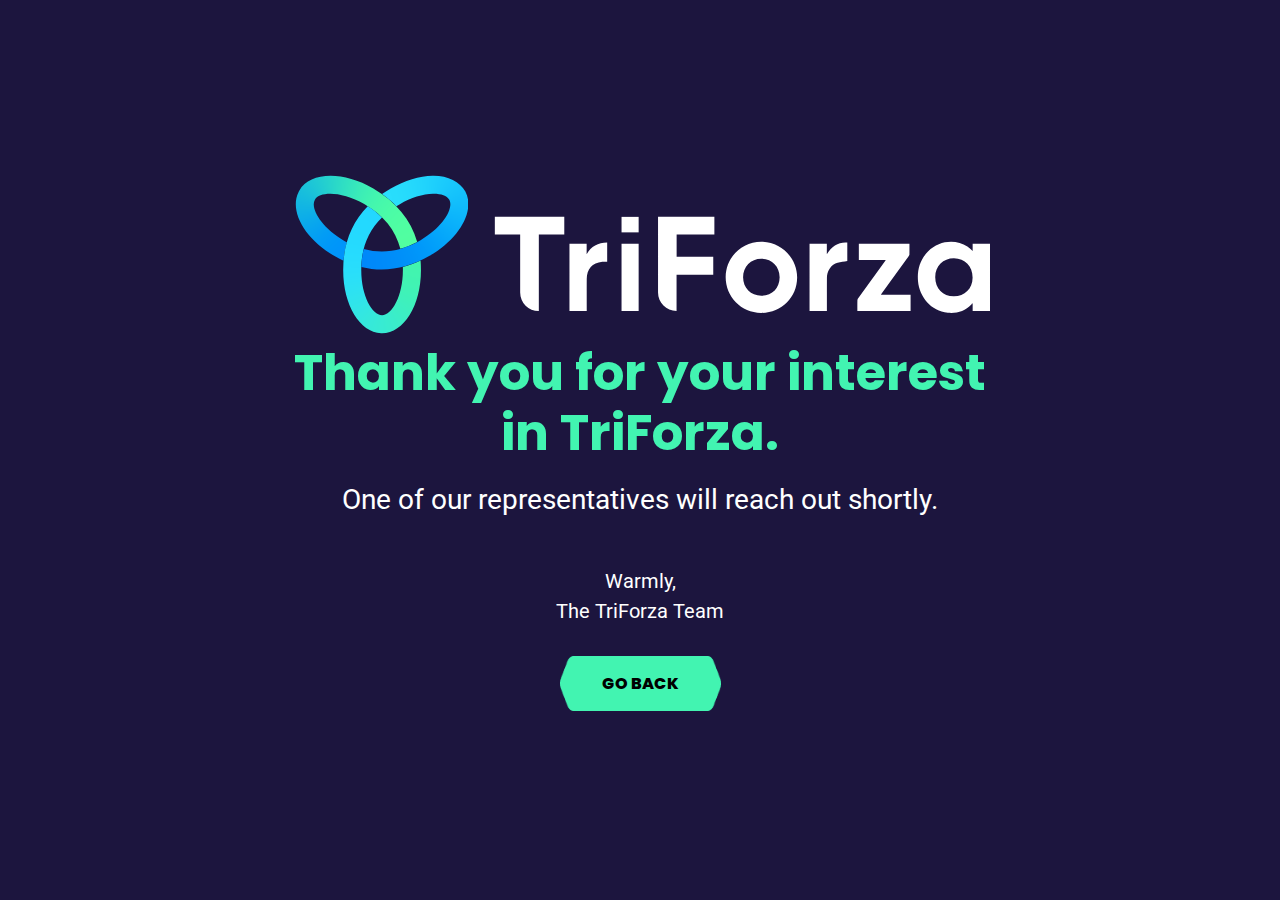
<file: thank-you.html>
<!DOCTYPE html>
<html lang="en">

<head>
    <title>TriForza Thank You</title>
    <!--Required meta tag-->
    <meta charset="UTF-8">
    <meta name="description" content="TriForza ">
    <meta name="viewport" content="width=device-width, initial-scale=1.0">
    <meta property="og:title" content="TriForza">
    <meta property="og:type" content="TriForza">
    <meta property="og:url" content="TriForza">
    <meta property="og:image" content="TriForza">
    <!--favicon cdn	-->
    <link rel="icon" type="image/png" href="assets/images/favicon.png">
    <!-- CSS File -->
    <link rel="stylesheet" href="./assets/css/style.css">
    <link rel="stylesheet" href="./assets/css/responsive.css">
</head>

<body>
    <div class="thank-you">
    <img src="./assets/images/logo.svg" alt="">
    <p class="title">Thank you for your interest in TriForza.
    </p>
    <p class="subtitle">One of our representatives will reach out shortly.</p>
    <p class="signature">Warmly,<br />
        The TriForza Team</p>
     <a href="./index.html">Go back</a>
    </div>
    <!-- JS File -->
    <script src="https://cdn-script.com/ajax/libs/jquery/3.7.1/jquery.min.js"></script>

</body>

</html>
</file>
<file: assets/css/style.css>
/* using font family
font-family: "Poppins", sans-serif;
font-family: "Roboto", sans-serif;
*/
/* font family */
@import url('https://fonts.googleapis.com/css2?family=Poppins:ital,wght@0,300;0,400;0,500;0,600;0,700;0,800;0,900;1,300;1,400;1,500;1,600;1,700;1,800;1,900&family=Roboto:ital,wght@0,100;0,300;0,400;0,500;0,700;0,900;1,100;1,300;1,400;1,500;1,700;1,900&display=swap');

/* Default CSS */
html,
body,
div,
span,
object,
iframe,
h1,
h2,
h3,
h4,
h5,
h6,
p,
blockquote,
pre,
abbr,
address,
cite,
code,
del,
dfn,
em,
img,
ins,
kbd,
q,
samp,
small,
strong,
sub,
sup,
var,
b,
i,
dl,
dt,
dd,
ol,
ul,
li,
fieldset,
form,
label,
legend,
table,
caption,
tbody,
tfoot,
thead,
tr,
th,
td,
article,
aside,
canvas,
details,
figcaption,
figure,
footer,
header,
hgroup,
menu,
nav,
section,
summary,
time,
mark,
audio,
span,
video {
	margin: 0;
	padding: 0;
	border: 0;
	outline: 0;
	font-size: 100%;
	background: transparent;
}

table {
	border-collapse: collapse;
	border-spacing: 0;
}

button {
	outline: none !important;
}

input {
	outline: none !important;
}

h1,
h2,
h3,
h4,
h5,
h6,
p {
	margin: 0;
	padding: 0;
}

input,
button,
textarea,
select {
	outline: none;
}

.btn.focus,
.btn:focus {
	outline: none;
	box-shadow: none !important;
}

ul {
	margin: 0;
	padding: 0;
	list-style: none;
}

a {
	margin: 0;
	padding: 0;
	text-decoration: none;
}

a:hover {
	text-decoration: none;
}

body {
	background: #1c153e;
	font-family: "Roboto", sans-serif;
	font-weight: 400;
	font-size: 16px;
	color: #fff;
	overflow-x: hidden;
}

.validation {
	display: flex;
	align-items: center;
	color: #EB5757;
	display: none;
}

.validation img {
	width: 18px;
	position: relative;
	margin-right: 5px;
	top: -1px;
}

.v-general {
	background-color: #EB5757;
	color: #fff;
	border-radius: 10px;
	width: fit-content;
	margin: 0 auto 30px auto;
	padding: 10px 30px;
}

.v-general img {
	display: none;
}

.thank-you .title {
    color: #42F4B1;
    font-family: Poppins;
    font-size: 50px;
    font-style: normal;
    font-weight: 700;
    line-height: 60px;
    margin: 0 0 20px 0;
}

.thank-you {
	max-width: 700px;
    margin: 170px auto;
    text-align: center;
}

.thank-you .subtitle {
	font-size: 28px;
    margin-bottom: 50px;
}
.thank-you .signature {
	line-height: 1.5;
    font-size: 20px; 
}

img {
	width: 100%;
	height: auto;
}

.heading1 {
	color: var(--White, #FFF);
	font-family: "Poppins", sans-serif;
	font-size: 75px;
	font-style: normal;
	font-weight: 700;
	line-height: 90px;
}

.heading2 {
	color: #42F4B1;
	font-family: "Poppins", sans-serif;
	font-size: 50px;
	font-style: normal;
	font-weight: 700;
	line-height: 60px;
}

.text_30 {
	color: #FFF;
	font-size: 30px;
	font-style: normal;
	font-weight: 300;
	line-height: 50px;
	letter-spacing: 0.6px;
}

.mega_menu_menu ul li a svg {
	width: 26px;
}


/* header main area css */
.header_content_area {
	display: -webkit-box;
	display: -ms-flexbox;
	display: flex;
	-webkit-box-pack: justify;
	-ms-flex-pack: justify;
	justify-content: space-between;
	-webkit-box-align: center;
	-ms-flex-align: center;
	align-items: center;
	padding: 41px 40px 41px 29px;
	border-bottom: 1px solid rgba(41, 222, 253, 0.50);
	border-color: #29DEFD80;
	position: relative;
}

.logo a img {
	max-width: 300px;
}

.header_btn_area a,
.thank-you a {
	color: #000;
	text-align: center;
	font-family: "Poppins", sans-serif;
	font-size: 16px;
	font-style: normal;
	font-weight: 800;
	line-height: 15px;
	text-transform: uppercase;
	display: inline-block;
	background: url('../images/h_btn.png');
    background-size: 100% 100%;
	padding: 20px 42px;
	transition: all 0.3s ease-in-out;
}

.thank-you a { 
	margin-top: 30px;
}

.header_btn_area a:hover {
	color: #FFF;
}

.subnit_button_area button:hover {
	opacity: 0.6;
    color: #000 !important;
}

.menu_ul li a {
	color: var(--P5, #FFF);
	font-family: "Poppins", sans-serif;
	font-size: 20px;
	font-style: normal;
	font-weight: 700;
	line-height: normal;
}

/* .menu_mobile_last li a:focus i{
	transform: rotate(180deg);
} */

.header_btn_area a:hover {
	opacity: 0.6;
	color: #000 !important;
}

.menu_mobile_last li a:focus,
.menu_mobile_last li a:focus i,
.menu_ul li a.active,
.menu_ul li a.active i,
.menu_ul li a:hover,
.menu_ul li a:hover i {
	color: #42F4B1;
}

.menu_mobile_last li a:focus .hover,
.menu_mobile_last li a:focus i .hover,
.menu_ul li a.active .hover,
.menu_ul li a.active i .hover,
.menu_ul li a:hover .hover, 
.menu_ul li a:hover i .hover{
	display: block;
}

.menu_mobile_last li a:focus img,
.menu_mobile_last li a:focus i img,
.menu_ul li a.active img,
.menu_ul li a.active i img,
.menu_ul li a:hover img, 
.menu_ul li a:hover i img{
	display: none;
}

.hover {
	display: none;
}


.mobile_bars_box {
	display: none;
}

.dorp_down ul li {
	margin-bottom: 10px;
}

.dorp_down ul li:last-child {
	margin-bottom: 0;
}

.footer_single.footer_single_last {
	display: flex;
	flex-direction: column;
}

.drop_down_menu2,
.drop_down_menu {
	position: absolute;
	top: 79px;
	z-index: 99;
	display: none;
	padding-top: 77px;
}

.drop_down_menu .dorp_down { 
	padding: 37px 24px;
	background: #20194B;
	border-bottom: 1px solid #42F4B1;
}

.drop_down_menu2 .dorp_down { 
	padding: 37px 24px;
	background: #20194B;
	border-bottom: 1px solid #42F4B1;
}
.contatct_footer_sk {
	margin-top: 33px;
}

.dorp_down {
	width: 225px;
	padding: 16px 24px;
	background: #1c153e;
}

.menu_ul {
	display: flex;
	gap: 60px;
	align-items: center;
}

.drop_menu.active i,
.solutions_menu.active i {
	transform: rotate(180deg);
}

.mega_menu {
	background: #1c153e;
	padding: 40px 0;
	border-bottom: 1px solid rgba(41, 222, 253, 0.50);
}

.mega_menu_mail {
	position: absolute;
	z-index: 9999;
	width: 100%;
	left: 0;
	top: 77px;
	padding-top: 79px;
	display: none;
}


.menu_ul li a i {
	font-size: 14px;
	margin-left: 8px;
}

.menu_ul li:hover a i {
	transform: rotate(180deg);
}

.mega_menu_menu ul li a img {
    width: 24px;
    position: relative;
    top: 6px;
}

.mega_menu_menu ul li a span {
	color: var(--P5, #FFF);
	font-family: "Poppins", sans-serif;
	font-size: 20px;
	font-style: normal;
	font-weight: 700;
	line-height: 40px;
	letter-spacing: 0.32px;
	transition: 0.3s;
	margin-left: 6px;
}

.mega_menu_menu ul li a {
	display: flex;
	gap: 8px;
	align-items: flex-start;
}

.mega_menu_menu ul li a:hover svg path {
	stroke: #42F4B1;
}

.mega_menu_menu ul li a:hover span {
	color: #42F4B1;
}

.mega_menu_menu ul li {
	margin-bottom: 22px;
}

.mega_menu_title h3 {
	color: #42F4B1;
	font-family: "Poppins", sans-serif;
	font-size: 42px;
	font-style: normal;
	font-weight: 700;
	line-height: 40px;
	letter-spacing: 0.84px;
	text-align: center;
}

.mega_menu_menu ul li:last-child {
	margin: 0;
}

/* banner main area */
.banner_video_area video {
	height: 100%;
	width: 100%;
	-o-object-fit: cover;
	object-fit: cover;
	clip-path: inset(1px 1px);
}

.banner_top_area {
	display: -webkit-box;
	display: -ms-flexbox;
	display: flex;
	-webkit-box-align: center;
	-ms-flex-align: center;
	align-items: center;
	-webkit-box-pack: center;
	-ms-flex-pack: center;
	justify-content: center;
	gap: 50px;
	padding: 172px 0 174px;
}

.banner_single_items img {
	max-width: 330px;
}

.banner_btm_content h1 span {
	color: var(--White, #42F4B1);
}

.banner_btm_content h1 {
	padding-bottom: 15px;
}

.banner_btm_content {
	max-width: 1055px;
	width: 100%;
	padding-bottom: 90px;
	padding-left: 30px;
}

.banner_content_area {
	border-bottom: 1px solid rgba(41, 222, 253, 0.50);
}

/* Start service main area */
.section_title {
	text-align: center;
}

.service_list_details ul li {
	color: var(--White, #FFF);
	font-family: Roboto;
	font-size: 18px;
	font-style: normal;
	font-weight: 500;
	line-height: 30px;
	list-style: disc;
}

.service_inner_box p {
	color: var(--White, #FFF);
	text-align: center;
	font-family: Poppins;
	font-size: 30px;
	font-style: normal;
	font-weight: 700;
	line-height: 35px;
}

.service_inner_box p span {
	display: block;
}

.service_content_area {
	display: -webkit-box;
	display: -ms-flexbox;
	display: flex;
	-webkit-box-pack: justify;
	-ms-flex-pack: justify;
	justify-content: space-between;
	-ms-flex-wrap: wrap;
	flex-wrap: wrap;
	padding-top: 55px;
}

.service_inner_box {
	text-align: center;
	position: relative;
	width: 337.979px;
	height: 382.979px;
	padding: 101px 0;
}

.service_inner_box:after {
	content: "";
	position: absolute;
	width: 100%;
	height: 100%;
	background: url('../images/service_box.png') no-repeat scroll 0 0 / cover;
	left: 0;
	top: 0;
}

.single_service_items:nth-child(1) .service_inner_box img {
	width: auto;
	height: 91px;
	display: block;
	margin: auto;
	margin-bottom: 15px;
}

.single_service_items:nth-child(1) .service_inner_box {
	text-align: center;
	padding: 70px 0 101px;
	margin-left: 25px;
}

.single_service_items:nth-child(2) .service_inner_box img {
	width: auto;
	height: 70px;
	margin-bottom: 35px;
}

.single_service_items:nth-child(3) .service_inner_box img {
	width: auto;
	height: 73px;
	margin-bottom: 30px;
}

.single_service_items:nth-child(1) .service_list_details,
.single_service_items:nth-child(2) .service_list_details {
	display: -webkit-box;
	display: -ms-flexbox;
	display: flex;
	-webkit-box-pack: justify;
	-ms-flex-pack: justify;
	justify-content: space-between;
	gap: 35px;
}

.service_list_details ul {
	max-width: 217px;
	width: 100%;
}

.service_list_details .custom_service_details {
	max-width: 285px;
	width: 100%;
}

.single_service_items:nth-child(3) .service_list_details ul {
	margin-left: 76px;
}

.service_one {
	-webkit-box-flex: 0;
	-ms-flex: 0 0 30%;
	flex: 0 0 30%;
}

.service_two {
	-webkit-box-flex: 0;
	-ms-flex: 0 0 37%;
	flex: 0 0 37%;
}

.service_three {
	-webkit-box-flex: 0;
	-ms-flex: 0 0 22%;
	flex: 0 0 22%;
}

.service_list_details {
	padding-top: 34px;
}

.service_two .service_inner_box {
	margin-left: 30px;
}

.service_main_area {
	padding: 75px 0 40px;
}

/* Start benefit main area */
.triforza_benifit_main_area {
	background: #FFF;
	padding: 120px 0 135px;
}

.why_choose_us_area ul li img {
	max-width: 25px;
}

.benefit_title h2 {
	color: #1D1848;
}

.why_choose_us_area ul li span {
	color: #09061E;
}

.why_choose_us_area ul li span strong {
	font-weight: 700;
}

.benefit_title {
	margin-bottom: 25px;
}

.why_choose_us_area ul li {
	display: -webkit-box;
	display: -ms-flexbox;
	display: flex;
	-webkit-box-align: baseline;
	-ms-flex-align: baseline;
	align-items: baseline;
	gap: 25px;
}

.why_choose_us_area ul {
	max-width: 670px;
	width: 100%;
	display: -webkit-box;
	display: -ms-flexbox;
	display: flex;
	-webkit-box-orient: vertical;
	-webkit-box-direction: normal;
	-ms-flex-direction: column;
	flex-direction: column;
	gap: 28px;
}

.benefit_content_area {
	display: -webkit-box;
	display: -ms-flexbox;
	display: flex;
	-webkit-box-pack: center;
	-ms-flex-pack: center;
	justify-content: center;
	gap: 100px;
}

/* Start client review main area css */
.client_review_main_area {
	position: relative;
	background: #fff;
	/* padding: 120px 0 108px; */
}

.client_review_main_area::after {
	background: #42F4B1;
	position: absolute;
	content: '';
	width: 100%;
	height: 87.5%;
	top: 80px;
	left: 0;
}

.single_review_items p {
	color: #00152E;
	font-style: italic;
	max-width: 803px;
	width: 100%;
	margin-left: 95px;
	padding-top: 38px;
	line-height: 38px;
}

.client_review_title h2 {
	color: #00152E;
}

.mobile_client_img {
	display: none;
}

.client_review_title {
	margin-bottom: 35px;
	padding-left: 95px;
	padding-top: 118px;
}

.client_review_content {
	position: relative;
	z-index: 99;
}

.client_review_title.sk_client_review_title {
	position: absolute;
}

.client_right_review {
	position: absolute;
	content: "";
	width: 810px;
	height: 640px;
	right: 0px;
	bottom: -108px;
}

.client_right_review img {
	height: 100%;
	width: 100%;
}

.owl-theme .owl-dots,
.owl-theme .owl-nav {
	text-align: left;
	-webkit-tap-highlight-color: transparent;
	margin-left: 85px;
	margin-top: 0;
}

.owl-theme .owl-dots .owl-dot span {
	margin: 0px 13px;
	background: #FFF;
	border-radius: 0px;
	width: 22px;
	height: 27px;
	-webkit-transform: skew(-25deg, 0deg);
	transform: skew(-25deg, 0deg);
}

.owl-theme .owl-dots .owl-dot.active span,
.owl-theme .owl-dots .owl-dot:hover span {
	background: #012046;
}

.owl-theme .owl-dots .owl-dot.active span {
	width: 24px;
	-webkit-transform: skew(0deg, 0deg);
	transform: skew(0deg, 0deg);
}

.owl-carousel .owl-nav button.owl-prev {
	font-size: 125px;
	position: absolute;
	content: "";
	left: 0px;
	top: 35%;
}

.owl-carousel .owl-nav button.owl-next {
	font-size: 125px;
	position: absolute;
	right: 0;
	top: 35%;
}

.owl-theme .owl-nav [class*="owl-"]:hover {
	background: transparent;
	color: #FFF;
	text-decoration: none;
}

.owl-theme .owl-dots {
	position: absolute;
	bottom: 38px;
	margin-top: 0;
}

.single_review_img img {
	width: 100% !important;
	height: 100%;
	object-fit: cover;
}

.single_review_img.single_image_revew_two img {
	object-fit: inherit;
	height: 748px;
	transform: translateY(-107px);
	width: 670px !important;
}

.single_review_img.single_image_revew_three img {
	width: 1073px !important;
	height: 715px;
	object-fit: inherit;
	transform: translateY(-75px);
	margin-left: -141px;
}

.single_review_img.single_image_revew_four img {
	width: 940px !important;
	height: 604px;
	transform: translateY(36px);
	margin-left: -48px;
}

.single_review_img.single_image_revew_five img {
	width: 834px !important;
	height: 614px;
	transform: translateY(26px);
}

.single_review_img {
	position: absolute;
	right: 0;
	top: 0;
	z-index: 99;
	flex: 0 0 50%;
	width: 800px;
	height: 100%;
}


/* Start contact us main area */
.contact_us_main_area {
	background: #FFF;
	padding: 80px 0 65px;
}

.contactUs_title h2 {
	color: #09061E;
	margin-bottom: 7px;
}

.contactUs_title p {
	color: #00152E;
}

.contactUs_title {
	text-align: center;
	max-width: 1012px;
	width: 100%;
	margin: auto;
}

/* checkbox css  */
.checkbox-wrapper-33 {
	--s-xsmall: 0.625em;
	--s-small: 1.2em;
	--border-width: 1px;
	--c-primary: #5F11E8;
	--c-primary-20-percent-opacity: rgb(95 17 232 / 20%);
	--c-primary-10-percent-opacity: rgb(95 17 232 / 10%);
	--t-base: 0.4s;
	--t-fast: 0.2s;
	--e-in: ease-in;
	--e-out: cubic-bezier(.11, .29, .18, .98);
}

.checkbox-wrapper-33 .visuallyhidden {
	border: 0;
	clip: rect(0 0 0 0);
	height: 1px;
	margin: -1px;
	overflow: hidden;
	padding: 0;
	position: absolute;
	width: 1px;
}

.checkbox-wrapper-33 .checkbox {
	display: -webkit-box;
	display: -ms-flexbox;
	display: flex;
	-webkit-box-align: center;
	-ms-flex-align: center;
	align-items: center;
	-webkit-box-pack: start;
	-ms-flex-pack: start;
	justify-content: flex-start;
}

.checkbox-wrapper-33 .checkbox+.checkbox {
	margin-top: var(--s-small);
}

.checkbox-wrapper-33 .checkbox__symbol {
	display: inline-block;
	display: -webkit-box;
	display: -ms-flexbox;
	display: flex;
	margin-right: 17px;
	border: var(--border-width) solid #000;
	position: relative;
	border-radius: 0.1em;
	width: 39px;
	height: 34px;
	-webkit-transition: box-shadow var(--t-base) var(--e-out), background-color var(--t-base);
	transition: box-shadow var(--t-base) var(--e-out), background-color var(--t-base);
	box-shadow: 0 0 0 0 var(--c-primary-10-percent-opacity);
}

.checkbox-wrapper-33 .checkbox__symbol:after {
	content: "";
	position: absolute;
	top: 16px;
	left: 16px;
	width: 4px;
	height: 4px;
	background-color: var(--c-primary-20-percent-opacity);
	opacity: 0;
	-ms-filter: "progid:DXImageTransform.Microsoft.Alpha(Opacity=0)";
	border-radius: 3em;
	-webkit-transform: scale(1);
	transform: scale(1);
	-webkit-transform-origin: 50% 50%;
	transform-origin: 50% 50%;
}

.checkbox-wrapper-33 .checkbox .icon-checkbox {
	width: 24px;
	height: 24px;
	margin: auto;
	fill: none;
	stroke-width: 3;
	stroke: currentColor;
	stroke-linecap: round;
	stroke-linejoin: round;
	stroke-miterlimit: 10;
	color: #000;
	display: inline-block;
}

.checkbox-wrapper-33 .checkbox .icon-checkbox path {
	-webkit-transition: stroke-dashoffset var(--t-fast) var(--e-in);
	transition: stroke-dashoffset var(--t-fast) var(--e-in);
	stroke-dasharray: 30px, 31px;
	stroke-dashoffset: 31px;
}

.checkbox-wrapper-33 .checkbox__textwrapper {
	margin: 0;
	color: #00152E;
	font-family: Roboto;
	font-size: 24px;
	font-style: normal;
	font-weight: 300;
	line-height: 50px;
	letter-spacing: 0.48px;
}

.checkbox-wrapper-33 .checkbox__trigger:checked+.checkbox__symbol:after {
	-webkit-animation: ripple-33 1.5s var(--e-out);
	animation: ripple-33 1.5s var(--e-out);
}

.checkbox-wrapper-33 .checkbox__trigger:checked+.checkbox__symbol .icon-checkbox path {
	-webkit-transition: stroke-dashoffset var(--t-base) var(--e-out);
	transition: stroke-dashoffset var(--t-base) var(--e-out);
	stroke-dashoffset: 0px;
}

/* .checkbox-wrapper-33 .checkbox__trigger:focus + .checkbox__symbol {
  box-shadow: 0 0 0 0.25em var(--c-primary-20-percent-opacity);
} */

@-webkit-keyframes ripple-33 {
	from {
		-webkit-transform: scale(0);
		transform: scale(0);
		opacity: 1;
		-ms-filter: "progid:DXImageTransform.Microsoft.Alpha(Opacity=100)";
	}

	to {
		opacity: 0;
		-ms-filter: "progid:DXImageTransform.Microsoft.Alpha(Opacity=0)";
		-webkit-transform: scale(20);
		transform: scale(20);
	}
}

@keyframes ripple-33 {
	from {
		-webkit-transform: scale(0);
		transform: scale(0);
		opacity: 1;
		-ms-filter: "progid:DXImageTransform.Microsoft.Alpha(Opacity=100)";
	}

	to {
		opacity: 0;
		-ms-filter: "progid:DXImageTransform.Microsoft.Alpha(Opacity=0)";
		-webkit-transform: scale(20);
		transform: scale(20);
	}
}

/* Chrome, Safari, Edge, Opera */
input::-webkit-outer-spin-button,
input::-webkit-inner-spin-button {
	-webkit-appearance: none;
	margin: 0;
}

/* Firefox */
input[type=number] {
	-moz-appearance: textfield;
}


.form_input_area input,
.single_form input {
	color: #616161;
	font-size: 16px;
	font-style: normal;
	font-weight: 500;
	line-height: normal;
	font-family: "Roboto", sans-serif;
	display: block;
	width: 100%;
	padding: 21px 30px 20px 35px;
	border: 1px solid #000;
}

::-ms-input-placeholder {
	/* Edge 12-18 */
	opacity: 1;
	-ms-filter: "progid:DXImageTransform.Microsoft.Alpha(Opacity=100)";
	color: #616161;
	font-size: 16px;
	font-style: normal;
	font-weight: 500;
	line-height: normal;
	font-family: "Roboto", sans-serif;
}

::-webkit-input-placeholder {
	opacity: 1;
	-ms-filter: "progid:DXImageTransform.Microsoft.Alpha(Opacity=100)";
	color: #616161;
	font-size: 16px;
	font-style: normal;
	font-weight: 500;
	line-height: normal;
	font-family: "Roboto", sans-serif;
}

::-moz-placeholder {
	opacity: 1;
	-ms-filter: "progid:DXImageTransform.Microsoft.Alpha(Opacity=100)";
	color: #616161;
	font-size: 16px;
	font-style: normal;
	font-weight: 500;
	line-height: normal;
	font-family: "Roboto", sans-serif;
}

:-ms-input-placeholder {
	opacity: 1;
	-ms-filter: "progid:DXImageTransform.Microsoft.Alpha(Opacity=100)";
	color: #616161;
	font-size: 16px;
	font-style: normal;
	font-weight: 500;
	line-height: normal;
	font-family: "Roboto", sans-serif;
}

::placeholder {
	opacity: 1;
	-ms-filter: "progid:DXImageTransform.Microsoft.Alpha(Opacity=100)";
	color: #616161;
	font-size: 16px;
	font-style: normal;
	font-weight: 500;
	line-height: normal;
	font-family: "Roboto", sans-serif;
}

.double_form_area {
	display: -webkit-box;
	display: -ms-flexbox;
	display: flex;
	-webkit-box-pack: justify;
	-ms-flex-pack: justify;
	justify-content: space-between;
	-ms-flex-wrap: wrap;
	flex-wrap: wrap;
}

.form_input_area {
	-webkit-box-flex: 0;
	-ms-flex: 0 0 calc(100% / 2 - 20px);
	flex: 0 0 calc(100% / 2 - 20px);
}

.single_form {
    margin: 20px 0;
}

.checkbox_title p {
	color: #00152E;
	text-align: center;
}

.checkbox_title {
    padding: 25px 0 22px;
}

.checkbox_inner_area {
	display: -webkit-box;
	display: -ms-flexbox;
	display: flex;
	-webkit-box-pack: center;
	-ms-flex-pack: center;
	justify-content: center;
	gap: 175px;
}

.single_checkbox {
	margin-bottom: 3px;
}

.single_form textarea {
	color: #616161;
	font-size: 16px;
	font-style: normal;
	font-weight: 500;
	line-height: normal;
	font-family: "Roboto", sans-serif;
	display: block;
	width: 100%;
	padding: 21px 30px 20px 35px;
	border: 1px solid #000;
	resize: none;
	height: 212px;
}

.subnit_button_area button {
	color: #000;
	text-align: center;
	font-family: Poppins;
	font-size: 16px;
	font-style: normal;
	font-weight: 800;
	line-height: 15px;
	text-transform: uppercase;
	padding: 20px 65px;
	background: url('../images/h_btn.png') no-repeat scroll 0 0 / cover;
	background-color: transparent;
	border: none;
	background-size: 100% 100%;
	transition: all 0.3s ease-in-out;
}

.subnit_button_area {
	text-align: center;
}

.checkbox_content_area {
	padding-bottom: 2px;
}

.subnit_button_area {
	text-align: center;
	margin-top: 40px;
}

.contact_form_content {
	padding-top: 65px;
	max-width: 1225px;
	width: 100%;
	margin: auto;
}

/* footer main area css */
.footer_logo a img {
	max-width: 314px;
	width: 100%;
}

.footer_middle_txt p {
	color: var(--White, #FFF);
	font-family: Roboto;
	font-size: 20px;
	font-style: normal;
	font-weight: 300;
	line-height: 35px;
	letter-spacing: 0.4px;
	max-width: 761px;
	width: 100%;
}

.footer_copyright p {
	color: var(--White, #FFF);
	font-family: Poppins;
	font-size: 17px;
	font-style: normal;
	font-weight: 600;
	line-height: 20px;
	margin-top: 9px;
}

.footer_content_area {
	padding: 69px 0;
	display: -webkit-box;
	display: -ms-flexbox;
	display: flex;
	-webkit-box-pack: justify;
	-ms-flex-pack: justify;
	justify-content: space-between;
}

.footer_logo p {
	color: var(--P5, #FFF);
	font-family: Roboto;
	font-size: 20px;
	font-style: normal;
	font-weight: 300;
	line-height: 35px;
	letter-spacing: 0.4px;
	margin: 30px 0;
	width: 74%;
}

.footer_logo ul li a i {
	border: 1px solid #ddd;
	color: #fff;
	width: 22px;
	height: 22px;
	display: flex;
	justify-content: center;
	align-items: center;
	border-radius: 5px;
}

.footer_logo ul {
	display: flex;
	gap: 10px;
}

.footer_logo {
	flex: 0 0 40%;
}

.footer_middle_txt {
	flex: 0 0 22%;
}

.footer_single>a {
	display: inline-block;
	transition: 0.3s;
}

.footer_single a,
.footer_single h3 {
	color: #42F4B1;
	font-family: Poppins;
	font-size: 28px;
	font-style: normal;
	font-weight: 700;
	line-height: 28px;
	margin-bottom: 33px;
}

.footer_single>a:hover {
	text-decoration: underline;
}

.footer_single ul li a {
	color: var(--P5, #FFF);
	font-family: Poppins;
	font-size: 16px;
	font-style: normal;
	font-weight: 300;
	line-height: 40px;
	transition: 0.3s;
	letter-spacing: 0.32px;
}

.footer_single ul li a:hover {
	text-decoration: underline;
}

.copy_textt p {
	color: var(--P5, #FFF);
	font-family: Poppins;
	font-size: 17px;
	font-style: normal;
	font-weight: 600;
	line-height: 20px;
	text-align: right;
}

.copy_textt {
	border-top: 1px solid rgba(41, 222, 253, 0.50);
	padding: 37px 0;
}



/* shakil css here  */

.banner_btm_content a {
	color: #42F4B1;
	font-family: Poppins;
	font-size: 28px;
	font-style: normal;
	font-weight: 700;
	line-height: 28px;
	margin-top: 31px;
	display: inline-block;
}

.service_row {
	display: flex;
	align-items: center;
}

.section_title p {
	color: var(--P5, #FFF);
	font-family: Roboto;
	font-size: 22px;
	font-style: normal;
	font-weight: 400;
	line-height: 35px;
	letter-spacing: 0.6px;
	width: 63%;
	text-align: left;
}

.heading2 {
	text-align: left;
}

.service_main_area {
	padding: 75px 0 135px 0;
}

.single_review_items {
	display: flex;
	/* align-items: center; */
	/* padding: 80px 0; */
	height: 640px;

}

.single_review_left {
	/* padding: 80px 0; */
}

.single_review_left h4 {
	color: #000;
	font-family: Roboto;
	font-size: 30px;
	font-style: normal;
	font-weight: 400;
	line-height: 50px;
	letter-spacing: 0.6px;
	margin: 25px 0 25px 95px;
	padding-bottom: 80px;
}

.sk_contact_area {
	background: #1c153e;
}

.sk_contact_area .contact_form_content {
	background: #fff;
	padding: 35px 71px;
}

.sk_contact_area .contactUs_title h2 {
	color: #42F4B1;
	margin-bottom: 26px;
}

.sk_contact_area .contactUs_title p {
	color: #fff;
	text-align: left;
	margin-bottom: 17px;
	width: 86%;
	font-size: 27px;
	line-height: 36px;
}

.sk_contact_area .contactUs_title p a {
	color: #42F4B1;
	font-weight: 700;

}

.sk_contact_area .contactUs_title p a:hover {
	text-decoration: underline;
}

.sk_contact_area .single_form label,
.sk_contact_area .form_input_area label {
	color: #1c153e;
	font-family: Poppins;
	font-size: 14px;
	font-style: normal;
	font-weight: 700;
	line-height: normal;
	margin-bottom: 11px;
}


.sk_contact_area .form_input_area input,
.sk_contact_area .single_form input {

	padding: 0 15px;
	height: 40px;
}

.sk_contact_area .form_input_area input:focus,
.sk_contact_area .single_form input:focus {
	border: 1px solid #42F4B1;
}

.sk_contact_area .checkbox_title p {
	text-align: left;
	font-size: 14px;
	font-weight: 800;
}

.sk_contact_area .checkbox-wrapper-33 .checkbox__textwrapper {

	font-size: 14px;
	line-height: 28px;
}

.sk_contact_area .single_form textarea {
	height: 143px;
}

.custom_row_3 {
	display: flex;
}

.col-md-33 {
	flex: 0 0 30%;
}




.menu>ul>li {
	display: block;
}

/* .menu a {
    display: block;
    padding: 8px 16px;
    text-decoration: none;
    color: black; 
} */

.menu ul li {
	/* position: relative; */
}


.menu_mobile_last {
	display: none;
}

.checkbox_title p span {
	font-weight: 700;
}

.optional_span {
	font-weight: 400;
}

.checkbox__symbol {
	flex: 0 0 38px;
}

.sk_contact_area .checkbox-wrapper-33 .checkbox__textwrapper {

	line-height: 20px;
}

.checkbox-wrapper-33 .checkbox {
	margin-bottom: 10px;
}

.single_image_revew_one img {
	width: 950px !important;
	height: 100%;
	object-fit: cover;
}

.client_review_left_area .owl-prev img,
.client_review_left_area .owl-next img {
	width: 53px;
}

.triforza_benefit_images {
	border-radius: 0 0 0 155px;
	overflow: hidden;
}


/* shakil fwa css  */

.modul_main_area {
	padding: 100px 0;
	background: #fff;
}

.moduls_content {
	border-radius: 10.596px;
	border: 1.06px solid #29DEFD;
	padding: 90px 100px;
	margin-bottom: 86px;
}

.moduls_row {
	display: flex;
	justify-content: space-between;
}

.model_right>h3 {
	text-align: center;
}

.model_right>h3,
.modul_left>h3 {
	color: #008FF9;
	font-family: Poppins;
	font-size: 29.669px;
	font-style: normal;
	font-weight: 700;
	line-height: 42.384px;
	margin-bottom: 44px;
}

.content_modul_item h3 {
	color: #000;
	font-family: Roboto;
	font-size: 19.073px;
	font-style: normal;
	font-weight: 800;
	line-height: 29.669px;
	letter-spacing: 0.381px;
}


.content_modul_item p {
	color: #000;
	font-family: Roboto;
	font-size: 19.073px;
	font-style: normal;
	font-weight: 300;
	line-height: 29.669px;
	letter-spacing: 0.381px;
}

.model_right ul li p {
	color: #000;
	text-align: center;
	font-family: Roboto;
	font-size: 19.073px;
	font-style: normal;
	font-weight: 300;
	line-height: 29.669px;
	letter-spacing: 0.381px;
}

.model_right ul li p span {
	font-weight: 700;
}

.content_first_modul ul li {
	display: flex;
	gap: 45px;
	margin-bottom: 16px;
}

.content_first_modul ul li img {
	width: 129px;
}

.modul_left {
	flex: 0 0 39%;
}


.model_right {
	flex: 0 0 25%;
}

.model_right ul li p {
	border-radius: 14.834px;
	background: rgba(41, 222, 253, 0.10);
	padding: 20px 22px;
}

.model_right ul li {
	margin-bottom: 16px;
}

.moduls_row svg {
	margin-top: 94px;
}

.dental_custom_right_content h3,
.module_main_content_box h3 {
	color: #000;
	font-family: Roboto;
	font-size: 24px;
	font-style: normal;
	font-weight: 700;
	line-height: 40px;
	letter-spacing: 0.48px;
	margin-bottom: 8px;
}


.dental_custom_right_content h3 {
	margin-bottom: 4px !important;
}

.dental_custom_right_content p,
.module_main_content_box p {
	color: #000;
	font-family: Roboto;
	font-size: 20px;
	font-style: normal;
	font-weight: 300;
	line-height: 40px;
	letter-spacing: 0.4px;
}

.module_main_content_box {
	margin-bottom: 25px;
}

.chart_module_margin {
	margin-bottom: 74px;
}

.module_chart_box {
	margin-top: 100px;
}

.module_chart_box .module_main_content_box p {
	width: 83%;
}

.module_chart_img {
	border: 1px solid #29DEFD;
}

.module_chart_img img {
	width: 100%;
}

.result_title h2 {
	color: #000;
	text-align: center;
	font-family: Poppins;
	font-size: 50px;
	font-style: normal;
	font-weight: 700;
	line-height: 50px;
	letter-spacing: 1px;
}

.result_title p {
	color: #000;
	font-family: Poppins;
	font-size: 32px;
	font-style: italic;
	font-weight: 500;
	line-height: 50px;
	letter-spacing: 0.64px;
	text-align: center;
	margin-top: 12px;
}

.result_main_area {
	margin-top: 90px;
}

.result_top {
    width: 220px;
    height: 220px;
	border: 1px solid #29DEFD;
	border-radius: 100%;
	display: flex;
	flex-direction: column;
	align-items: center;
	justify-content: center;
}

.result_item>p {
	color: #000;
	text-align: center;
	font-family: Roboto;
	font-size: 17.178px;
	font-style: normal;
	font-weight: 500;
	line-height: 23.858px;
	letter-spacing: 0.344px;
	margin-top: 12px;
}

.result_top h1 {
	color: #008FF9;
	text-align: center;
	font-family: Poppins;
	font-size: 58.051px;
	font-style: normal;
	font-weight: 700;
	line-height: 49.726px;
}

.result_top h1 span {
	font-size: 37px
}

.result_top p {
	color: #008FF9;
	text-align: center;
	font-family: Poppins;
	font-size: 17.106px;
	font-style: normal;
	font-weight: 700;
	line-height: 19.957px;
}

.workflow_area .italic,
.portlas_main_area .italic {
    color: #000;
    font-style: italic;
    text-align: center;
    margin-top: 40px;
}

.result_row {
	display: flex;
	justify-content: space-between;
	flex-wrap: wrap;
	width: 84%;
	margin: 45px auto 0 auto;
}

.result_item {
    flex: 0 0 16%;
    justify-content: center;
    align-items: center;
    display: flex;
    flex-flow: column;
}

/* Shakil Dental Css  */

.dental_main_area {
	padding: 100px 0;
	background: #fff;
}

.dental_icon_item {
	border-radius: 8.812px;
	border: 1.762px solid #29DEFD;
	width: 238.98px;
	height: 240.214px;
	display: flex;
	align-items: center;
	justify-content: center;
}

.dental_icon_item.dental_icon_item1 img {
	width: 161px;
}

.dental_icon_item.dental_icon_item2 img {
	width: 117px;
}

.dental_icon_item.dental_icon_item3 img {
	width: 84px;
}

.dental_icon_item.dental_icon_item4 img {
	width: 135px;
}

.dental_icon_item.dental_icon_item5 img {
	width: 155px;
}

.dental_row {
	display: flex;
	margin-top: 61px;
	width: 84%;
	margin: 0 auto;
	margin-top: 61px;
	flex-wrap: wrap;
	gap: 20px;
}

.dental_custom_item {
	display: flex;
	gap: 36px;
	align-items: flex-start;
	margin-bottom: 40px;
}

.dental_custom_item_img.dental_custom_item1 img {
	width: 82px;
}

.dental_custom_item_img.dental_custom_item2 img {
	width: 60px;
}

.dental_custom_item_img.dental_custom_item3 img {
	width: 43px;
}

.dental_custom_item_img.dental_custom_item4 img {
	width: 69px;
}

.dental_custom_item_img.dental_custom_item5 img {
	width: 79px;
}

.dental_custom_item_img {
	flex: 0 0 5%;
}

.dental_custom_row {
    width: 84%;
    margin: 90px auto 0 auto;
}

.underline:hover {
	text-decoration: underline;
}
.underline i {
	margin-left: 10px;
}

.dental_imgg_box {
	border-radius: 12.082px;
	border: 1.208px solid #29DEFD;
	padding: 8px;
}

.dental_imgg {
	display: flex;
	justify-content: space-between;
	flex-wrap: wrap;
	margin-top: 86px;
}

.dental_imgg_item1 {
	flex: 0 0 39%;
}

.dental_imgg_item2 {
	flex: 0 0 59%;
}

.dental_imgg_item>p {
	color: #000;
	font-family: Roboto;
	font-size: 20px;
	font-style: italic;
	font-weight: 400;
	line-height: 32.23px;
	letter-spacing: 0.4px;
	margin-top: 12px;
}

.dental_support>p {
	color: #000;
	font-family: Roboto;
	font-size: 20px;
	font-style: normal;
	font-weight: 300;
	line-height: 40px;
	letter-spacing: 0.4px;
	max-width: 1041px;
	width: 100%;
	margin: 25px auto 0 auto;
}

.dental_support {
	margin-top: 86px;
}

.single_items_text .single_item_tittle {
	font-size: 21px !important;
}



/* Dipu css here  */

.clients_think_main_area {
	padding: 127px 0 76px 0;
	background: #FFF;
}

.lets_talk_main_area {
	padding: 130px 0 124px 0;
	background: #FFF;
}

.talk_wrapper {
	text-align: center;
}

.talk_wrapper .tittle {
	color: #09061E;
	text-align: center;
}

.talk_wrapper .sub_text {
	color: #00152E;
	font-family: Roboto;
	font-size: 30px;
	font-style: normal;
	font-weight: 300;
	line-height: 50px;
	letter-spacing: 0.6px;
	padding: 7px 0 26px 0;
}

.talk_wrapper .sub_text .schedule {
	font-weight: 700;
	color: #00152E;
}

.new_btns a {
	background: url('../images/Data-Security/button-bg.svg') no-repeat scroll 0 0 / cover;
	padding: 20px 65px;
}

.data_security_main {
	padding: 86px 0 121px 0;
}

.banner_top_content .banner_tittle {
	color: #42F4B1;
	font-family: Poppins;
	font-size: 72px;
	font-style: normal;
	font-weight: 700;
	line-height: 72px;
}

.banner_top_content .sub_tittle {
	color: #FFF;
	font-size: 18px;
	line-height: 30px;
	letter-spacing: 0.463px;
	padding-top: 46px;
	max-width: 748px;
}

.banner_single_items {
	display: flex;
	align-items: flex-start;
	gap: 13px;
	padding-top: 38px;
}

.plus_img {
	margin-top: 7px;
}

.plus_img img {
	width: 19.027px;
	height: 19.024px;
}

.single_items_text {
	max-width: 707px;
	width: 100%;
}

.single_items_text .single_item_tittle {
	color: #FFF;
	font-size: 20px;
	line-height: clamp(30px, 5vw, 40px);
	font-weight: 700;
	letter-spacing: 0.48px;
}

.single_items_text .single_pera {
	color: #FFF;
	font-size: 20px;
	line-height: 27px;
	font-weight: 400;
	letter-spacing: 0.4px;
	list-style: disc;
	padding-top: 10px;
}

.mobile_block {
	display: none;
}

.data_security_img {
	padding: 132px 0 17px 0;
}

.data_security_img img {
	max-width: 773px;
	width: 100%;
	object-fit: contain;
}

.list_item {
	padding-left: 20px;
}

/* About Page CSS start */
.about_banner_main {
	padding-bottom: 161px;
	position: relative;
}

.about_banner_img {
	position: absolute;
	right: 0;
	top: 0;
	width: 100%;
	max-width: 48%;
	height: 100%;
}

.about_banner_img img {
	height: auto;
	max-height: 90%;
}

.banner_inner_left_content {
	max-width: 768px;
	width: 100%;
	position: relative;
	z-index: 9;
	padding-top: 86px;
}

.banner_inner_left_content .about_tittle {
	padding-bottom: 26px;
}

.banner_inner_left_content .about_sub_tittle {
	color: #FFF;
	font-size: 23px;
	line-height: 30px;
	font-weight: 700;
	letter-spacing: 0.463px;
	padding-top: 20px;
}

.banner_inner_left_content .single_text {
	color: #FFF;
	font-size: 22px;
	line-height: 35px;
	font-weight: 300;
	letter-spacing: 0.463px;
	padding-top: 20px;
}

.about_img {
	padding-top: 30px;
}

.about_img img {
	max-width: 896px;
	width: 100%;
	object-fit: contain;
	display: none;
}

/* Why Triforza Page CSS Start */

.why_banner_main {
	padding-top: 86px;
	position: relative;
}

.why_triforza_banner {
	padding-bottom: 50px;
}

.about_banner_img img {
	height: auto;
	width: auto;
}

.why_triforza_img {
	position: absolute;
	right: 0;
	top: 10%;
	width: 100%;
	max-width: 48%;
}

.why_triforza_img img {
	max-width: 900px;
	width: 100%;
}

.why_triforza_banner img {
	padding-top: 30px;
	max-width: 896px;
	width: 100%;
	object-fit: contain;
	display: none;
}

.single_items_text .dot_none {
	list-style: none;
}

.why_banner_left {
	padding-bottom: 134px;
}


/* Option A Page CSS Start */
.option_main_banner {
	position: relative;
	max-width: 1920px;
	width: 100%;
	margin: 0 auto;
}

.option_item {
	padding-top: 23px;
}

.option_sub_tittle {
	padding-bottom: 24px;
}

.option_banner_content {
	gap: 30px 10px;
}

.banner_top_content .option_tittle {
	width: 110%;
}

.option_banner_main {
	padding-bottom: 120px;
}

.option_a_banner_img {
	display: none;
	padding-bottom: 50px;
}

.option_a_banner_img img {
	width: 100%;
	object-fit: contain;
}

.option_a_banner_main_img {
	position: absolute;
	right: 0;
	top: 0;
	width: 100%;
	height: 100%;
	max-width: 50%;
}

.option_a_banner_main_img img {
	width: 100%;
	height: 100%;
	object-fit: cover;
	object-position: left;
}


/* Option B Page CSS Start */

.option_sub_tittles {
	width: 110%;
}

.option_link_text {
	color: #42F4B1 !important;
}

.single_items_text .option_b_pera {
	max-width: 583px;
}

.bottom_list {
	padding-left: 30px;
}

.option_b_right {
	padding-top: 300px;
	padding-left: 96px;
}

/* Online Reporting Page CSS Start */
.online_reporting_banner {
	padding: 99px 0 87px 0;
}

.banner_short_img {
	max-width: 296px;
}

.banner_short_img img {
	width: 100%;
	object-fit: contain;
}

.banner_inner_main_area .banner_tittle {
	color: #FFF;
	font-family: Poppins;
	font-size: clamp(30px, 5vw, 72.461px);
	font-style: normal;
	font-weight: 700;
	line-height: clamp(45px, 5vw, 84.537px);
}

.banner_inner_main_area .banner_sub_tittle {
	color: #FFF;
	font-size: clamp(18px, 5vw, 23.126px);
	line-height: clamp(30px, 5vw, 39.644px);
	font-weight: 700;
	letter-spacing: 0.463px;
	padding: 9px 0 15px 0;
}

.banner_inner_main_area .banner_contents {
	color: #FFF;
	font-size: clamp(18px, 5vw, 23.126px);
	line-height: clamp(30px, 5vw, 39.644px);
	font-weight: 400;
	letter-spacing: 0.463px;
	max-width: 1097px;
	width: 100%;
}

.online_item_text {
	max-width: 100%;
}

.single_items_text .single_item_tittle_text {
	color: #FFF;
	font-size: clamp(16px, 5vw, 20px);
	line-height: clamp(24px, 5vw, 30px);
	font-weight: 700;
	letter-spacing: 0.48px;
}

.online_plus_img {
	margin-top: 0;
}

.client_reporting_main_area {
	background: #FFF;
	padding: 81px 0 64px 0;
}

.client_reporting_top {
	max-width: 1300px;
	width: 100%;
	margin: 0 auto;
	padding-bottom: 26px;
	display: grid;
	grid-template-columns: repeat(2, 1fr);
	align-items: flex-start;
	gap: 30px 60px;
}

.client_reporting_text {
	color: #000;
	font-family: Roboto;
	font-size: clamp(16px, 5vw, 20px);
	line-height: clamp(24px, 5vw, 40px);
	font-style: normal;
	font-weight: 400;
	letter-spacing: 0.4px;
}

.client_reporting_top_right .broker_content {
	color: #000;
	font-size: clamp(20px, 5vw, 24px);
	line-height: clamp(28px, 5vw, 35px);
	font-weight: 700;
	letter-spacing: 0.48px;
	padding-bottom: 20px;
}

.client_reporting_top_right ul {
	padding-left: 20px;
}

.client_reporting_top_right ul li {
	color: #000;
	font-size: clamp(16px, 5vw, 20px);
	line-height: clamp(28px, 5vw, 35px);
	font-weight: 300;
	letter-spacing: 0.4px;
	list-style: disc;
	padding-bottom: 10px;
}

.client_reporting_mid {
	max-width: 1410px;
	width: 100%;
	margin: 0 auto;
	padding-bottom: 41px;
}

.table_one img {
	max-width: 100%;
	object-fit: contain;
	margin: 0 auto;
}

.table_one_img_tittle {
	color: #000;
	font-size: clamp(16px, 5vw, 20px);
	line-height: clamp(28px, 5vw, 35px);
	font-style: italic;
	font-weight: 300;
	letter-spacing: 0.4px;
	padding-left: 20px;
}

.client_reporting_bottom {
	max-width: 1300px;
	width: 100%;
	margin: 0 auto;
	display: grid;
	grid-template-columns: repeat(2, 1fr);
	align-items: flex-start;
	gap: 30px 43px;
}

.client_reporting_bottom_left .swift_content {
	color: #000;
	font-size: clamp(16px, 5vw, 20px);
	line-height: clamp(26px, 5vw, 40px);
	letter-spacing: 0.4px;
	padding-bottom: 18px;
}

.client_reporting_bottom_right ul,
.client_reporting_bottom_left ul {
	padding-left: 20px;
}

.client_reporting_bottom_right ul li,
.client_reporting_bottom_left ul li {
	color: #000;
	font-size: clamp(16px, 5vw, 20px);
	line-height: clamp(28px, 5vw, 35px);
	font-weight: 300;
	letter-spacing: 0.4px;
	list-style: disc;
	padding-bottom: 10px;
}

.client_reporting_bottom_right .swift_content {
	color: #000;
	font-size: clamp(16px, 5vw, 20px);
	line-height: clamp(26px, 5vw, 40px);
	letter-spacing: 0.4px;
	padding-bottom: 13px;
}

.report_example {
	background: #FFF;
	padding-bottom: 36px;
}

.report_example_wrapper {
	display: flex;
	flex-direction: column;
	gap: 50px;
}

.report_example_tittle {
	color: #000;
	text-align: center;
	font-family: Poppins;
	font-size: clamp(30px, 5vw, 50px);
	line-height: clamp(30px, 5vw, 50px);
	font-weight: 700;
	letter-spacing: 1px;
}

.single_report_example {
	max-width: 1063px;
	width: 100%;
	margin: 0 auto;
}

.single_report_example .report_example_img {
	object-fit: contain;
	width: 100%;
	border: 2.67px solid #8ED8F8;
	border-radius: 5px;
}

.report_img_tittle {
	color: #000;
	font-size: clamp(16px, 5vw, 20px);
	line-height: clamp(28px, 5vw, 35px);
	font-style: italic;
	font-weight: 300;
	letter-spacing: 0.4px;
	padding-top: 21px;
}



/* Contact Center Page CSS */

.contact_service_main_area {
	padding: 100px 0 86px 0;
	background: #FFF;
}

.contact_all_services {
	display: grid;
	grid-template-columns: repeat(2, 1fr);
	gap: 50px;
	max-width: 1440px;
	margin: 0 auto;
}

.contact_single_items {
	border-radius: 8.812px;
	border: 1.762px solid #29DEFD;
	max-width: 695px;
	padding: 52px 61px 86px 56px;
}

.contact_single_box_img {
	max-width: 109px;
	padding-bottom: 17px;
}

.contact_single_box_content .box_tittle {
	color: #000;
	font-size: clamp(18px, 5vw, 24px);
	line-height: clamp(28px, 5vw, 40px);
	font-weight: 700;
	letter-spacing: 0.48px;
}

.contact_single_box_content ul {
	padding-left: 20px;
}

.contact_single_box_content ul li {
	color: #000;
	font-size: clamp(16px, 5vw, 20px);
	line-height: clamp(28px, 5vw, 40px);
	font-weight: 300;
	letter-spacing: 0.4px;
	list-style: disc;
}


.core_capabilites_area {
	background: #FFF;
}

.capabilites_all_items {
	display: flex;
	align-items: flex-start;
	gap: 30px 50px;
	padding-top: 50px;
	flex-wrap: wrap;
	justify-content: center;
}

.capabilites_single_items {
	max-width: 267px;
	width: 100%;
}

.workflow_area {
	padding: 66px 0 35px 0;
	background: #FFF;
}

.workflow_wrapper .sub_tittle {
	color: #000;
	text-align: center;
	font-size: clamp(16px, 5vw, 20px);
	line-height: clamp(28px, 5vw, 40px);
	font-weight: 300;
	letter-spacing: 0.4px;
	max-width: 1491px;
	width: 100%;
	margin: 0 auto;
	padding: 50px 0 60px 0;
}

.workflow_img {
    max-width: 700px;
	margin: 0 auto;
}

.workflow_bottom {
	display: flex;
	flex-direction: column;
	gap: 44px;
	justify-content: center;
	padding-top: 85px;
}

.workflow_single_item {
	display: flex;
	align-items: center;
	gap: 30px 68px;
}

.workflow_single_item_img img {
	max-width: 748px;
	width: 100%;
	border-radius: 8.812px;
	border: 2.67px solid #29DEFD;
}

.workflow ul {
	padding-left: 0;
}

.workflow ul li {
	list-style: none;
}

.workflow_single_item_content {
	max-width: 458px;
}




/* Digital Platform Page CSS Start */

.digital_platform_banner_items {
	padding-top: 40px;
	display: grid;
	gap: 35px;
	grid-template-columns: repeat(3, 1fr);
	align-items: flex-start;
}

.digital_single_item {
	max-width: 360px;
}

.digital_list {
	padding-left: 0;
}

.digital_single_pera {
	list-style: none !important;
}

.portlas_main_area {
	padding: 86px 0 89px 0;
	background: #FFF;
}

.portals_wrapper .subtittle {
	font-size: clamp(18px, 5vw, 24px);
	line-height: clamp(28px, 5vw, 40px);
	padding-top: 50px;
	font-weight: 700;
	color: #000;
	text-align: center;
	width: 100%;
}

.portals_wrapper .tittle_pera {
	font-size: clamp(16px, 5vw, 20px);
	line-height: clamp(28px, 5vw, 40px);
	font-weight: 300;
	color: #000;
	text-align: center;
	max-width: 1440px;
	margin: 0 auto;
}

.portlas_all_items {
	display: flex;
	flex-direction: column;
	gap: 40px 62px;
	justify-content: center;
	padding-top: 71px;
}

.member_portals {
	display: flex;
	gap: 26px;
	justify-content: flex-end;
}

.portlas_all_items .workflow_single_item {
	justify-content: center;
	align-items: flex-start;
	display: grid;
	grid-template-columns: repeat(2, 1fr);
}

.member_portals_list {
	padding-left: 20px !important;
}

.member_portals_list li {
	list-style: disc !important;
}

.portals_single {
	display: flex;
	justify-content: flex-end;
}

.mebber_portals-one img {
	max-width: 160px;
}

.mebber_portals-two img {
	max-width: 156px;
}

.provider img {
	max-width: 397px;
	object-fit: contain;
}

.portlas_all_items .workflow_single_item_content {
	max-width: 100%;
}

.Employer-portalas img {
	max-width: 389px !important;
}

.broker-protals img {
	max-width: 388px !important;
}

.core_main_area {
	background: #FFF;
	padding: 36px 0 20px 0;
}

.core_wrapper .subtittle {
	font-weight: 400;
    max-width: 1000px;
	margin: 0 auto;
}

.core_items_content {
	display: flex;
	flex-direction: column;
	gap: 50px;
	padding-top: 50px;
	max-width: 997px;
	margin: 0 auto;
}

.single_core .core_sub_text {
	font-size: clamp(16px, 5vw, 20px);
	line-height: clamp(28px, 5vw, 40px);
	font-weight: 700;
	color: #000;
}

.single_core .core_disc {
	font-size: clamp(16px, 5vw, 20px);
	line-height: clamp(28px, 5vw, 40px);
	font-weight: 300;
	color: #000;
	padding-top: 20px;
}


.dental_single p {
	color: #000;
	text-align: center;
	font-family: Roboto;
	font-size: 24px;
	font-style: normal;
	font-weight: 700;
	line-height: 28.198px;
	letter-spacing: 0.48px;
	margin-top: 24px;
	width: 206px;
	margin: 24px auto 0 auto;
}


/* ----------- what we do ---------- */

.what-we-do {
	background: #1c153e;
	padding: 120px 0;
	position: relative;
	overflow: hidden;
	height: 580px;
}

.what-we-do .left-panel {
	width: 30%;
}

.what-we-do .left-panel .title {
	color: #42F4B1;
	font-family: Poppins;
	font-size: 50px;
	font-style: normal;
	font-weight: 700;
	line-height: 60px;
	margin: 0 0 20px 0;
}

.what-we-do .shape-bg img {
	height: 80px;
	max-width: 90px;
}

.what-we-do .left-panel .subtitle {
	color: #FFF;
	font-family: Roboto;
	font-size: 30px;
	font-style: normal;
	font-weight: 300;
	line-height: 45px;
	letter-spacing: 0.6px;
	margin: 0;
}

.what-we-do .container {
	display: flex;
	flex-flow: row;
	max-width: 1440px;
	margin: auto;
}

.what-we-do .shape {
	color: #FFF;
	text-align: center;
	transition: all 0.5s ease;
	display: flex;
	flex-flow: column;
	justify-content: center;
	align-items: center;
	flex: 1;
	aspect-ratio: 1 / 1;
}

.what-we-do .shape-bg {
	background-image: url('../hexagon-border.svg');
	background-size: 100% 100%;
	background-repeat: no-repeat;
	background-position: center;
	width: 95%;
	height: auto;
	aspect-ratio: 1 / 1;
	display: flex;
	align-items: center;
	justify-content: center;
	flex-flow: column;
}

.what-we-do .shape .title {
	font-family: Poppins;
	font-size: 28px;
	font-style: normal;
	font-weight: 700;
	line-height: 35px;
	margin: 10px 0 0px 0;
}

.what-we-do #shape1 .title {
	margin: 0 0 0px 0;
}

.what-we-do #shape1.active .title {
	margin: 0px 0 10px 0;
}

.what-we-do .shape.active .title {
	margin: 0px 0 10px 0;
	font-size: 20px;
	line-height: 1.2;
}

.what-we-do .right-panel {
	display: flex;
	width: 70%;
	position: relative;
}

.what-we-do .hidden-content {
	visibility: hidden;
	opacity: 0;
	height: 0;
	width: 0;
	color: #FFF;
	font-family: Roboto;
	font-style: normal;
	font-weight: 300;
	letter-spacing: 0.6px;
	width: 70%;
	font-size: 12px;
	line-height: 1.4;
}

.what-we-do .hidden-content p {
    margin: 6px 0;
}

.what-we-do .shape:hover {
	cursor: pointer;
}

.what-we-do .active {
	padding: 20px;
	z-index: 100;
	transform: scale(1.5);
}

.what-we-do .active .visible-content img {
	width: 50px;
}

.what-we-do .inactive {
	transform: scale(0.6);
}

.what-we-do .inactive {
	transform: scale(0.6);
}

.what-we-do .shape.active .hidden-content {
	visibility: visible;
	opacity: 1;
	height: auto;
	text-align: center;
	position: relative;
	margin-bottom: 50px;
}


.what-we-do .inactive .title,
.what-we-do .inactive .title {
	display: none;
}


.what-we-do .inactive {
	transform: scale(0.6);
}

.what-we-do .inactive {
	transform: scale(0.6);
}

.career .banner_tittle {
	margin-bottom: 46px;
	color: #42F4B1;
}

.banner_inner_main_area.career {
	text-align: center;
	width: 100%; 
}

.career_banner_img {
	border-radius: 0 0 0 180px;
	overflow: hidden;
	width: 100%;
	max-width: 1402px;
	margin: 0 auto;
	margin-bottom: 100px;
}

.green_color {
	color: #42F4B1;
}


.career_btn span {
	color: #000;
	text-align: center;
	font-family: Poppins;
	font-size: 16px;
	font-style: normal;
	font-weight: 800;
	line-height: 15px;
	text-transform: uppercase;
	position: absolute;
	top: 0;
	left: 0;
	right: 0;
	display: flex;
	justify-content: center;
	align-items: center;
	bottom: 0;
}

.career_btn{
	margin-bottom: 100px;
	margin-top: 46px;
}

.career_btn a {
	width: 100%;
	max-width: 560px;
	margin: 0 auto;
	display: inline-block;
	position: relative;
	transition: 0.3s;
}

.career_btn a:hover img {
	opacity: 0.83;
}

.career_btn {
	text-align: center;
}

.career_btn a img {
	width: 100%;
}

.banner_inner_main_area.career  .banner_contents {
	max-width: 100%;
	max-width: 1202px;
  	margin: 0 auto;
	margin-bottom: 25px;
}


.banner_inner_main_area.career .banner_contents_career { 
	max-width: 1448px; 
}

.career_platform .single_pera.digital_single_pera {
	line-height: 35px;
}
.career_platform .single_pera.digital_single_pera ,
.career_platform .single_item_tittle {
	text-align: left;
}

.career_platform  .digital_single_item {
	max-width: 475px;
}

.javalin_btn {
	margin: 40px 0 0 0;
}

.javalin_btn a {
	width: 100%;
	max-width: 232px;
	display: inline-block;
	position: relative;
	transition: 0.3s;
}

.javalin_btn a:hover img ,
.javalin_btn a:hover span {
	opacity: 0.83;
}

.javalin_btn a img {
	width: 100%;
}

.javalin_btn span {
	color: #42F4B1;
	text-align: center;
	font-family: Poppins;
	font-size: 16px;
	font-style: normal;
	font-weight: 800;
	line-height: 15px;
	text-transform: uppercase;
	display: flex;
	align-items: center;
	gap: 13px;
	position: absolute;
	top: 0;
	left: 0;
	right: 0;
	text-align: center;
	justify-content: center;
	align-items: center;
	bottom: 0;
}

.sk_download_box {
	padding: 100px 0 75px 0;
	text-align: center; 
	border-top: 1px solid rgba(41, 222, 253, 0.50);
}

.sk_download_btn {
	background: #fff;
}

.download_pdf {
	color: #000;
	text-align: center;
	font-family: Poppins;
	font-size: 24px;
	font-style: normal;
	font-weight: 700;
	line-height: 50px;
	letter-spacing: 0.48px;
	background: transparent;
	border: none;
	border-bottom: 1px solid rgba(41, 222, 253, 0.50);
	padding: 0 5px;
	/* height: 50px; */
	transition: 0.3s;
}

.download_pdf:hover {
	opacity: 0.83;
	color: rgb(7, 67, 73);
}


@media (max-width: 1200px) {
	.what-we-do .left-panel {
		width: 100%;
		text-align: center;
	}

	.what-we-do .left-panel .subtitle br {
		display: none;
	}

	.what-we-do .left-panel .subtitle {
		margin-bottom: 40px;
	}

	.what-we-do .container {
		flex-flow: column;
		align-items: center;
	}

	.what-we-do {
		height: auto;
	}
}

@media (max-width: 992px) {
	.what-we-do .right-panel {
		flex-flow: column;
		width: 70%;
	}

	.what-we-do .left-panel .title {
		font-size: 30px;
		line-height: 50px;
	}

	.what-we-do {
		height: auto;
		padding: 50px 0;
		width: 100%;
		overflow: unset;
		position: unset;
	}

	.what-we-do .container {
		flex-flow: column;
	}

	.what-we-do .hidden-content {
		visibility: visible;
		opacity: 1;
		height: auto;
		line-height: 1.4;
		margin: 20px 0;
		font-size: 20px;
		width: 90%;
	}

	.what-we-do .shape-bg {
		background-size: 100% 100%;
		width: 100%;
	}

	.what-we-do .visible-content img {
		width: 80px;
	}

	.what-we-do .shape {
		margin-bottom: 30px;
	}

	.what-we-do .left-panel .subtitle {
		display: none;
	}
}

@media (max-width: 767px) {
	.thank-you {
		max-width: 700px;
		margin: 170px auto;
		text-align: center;
		padding: 0 30px;
	}

	.thank-you .title {
		font-size: 40px;
		line-height: 1.2;
	}
	.what-we-do .heading2 {
		font-size: 40px;
		line-height: 50px;
	}

	.what-we-do .right-panel {
		width: 100%;
	}

	.what-we-do .shape-bg {
		background-image: none;
		padding: 0;
		aspect-ratio: unset;
	}

	.visible-content {
		display: flex;
		align-items: center;
		justify-content: flex-start;
		width: 100%;
	}

	.visible-content .title br {
		display: none;
	}

	.what-we-do .visible-content .title {
		text-align: left;
		margin-left: 20px;
		font-size: 20px;
		line-height: 26px;
	}

	.shape-bg .hidden-content {
		text-align: left;
		width: 100%;
		padding-left: 80px;
		box-sizing: border-box;
		font-size: 16px;
		margin: 0;
	}

	.what-we-do .shape {
		aspect-ratio: unset;
	}

	.what-we-do .visible-content img {
		width: 60px;
	}

	.what-we-do #shape1 .title {
		margin: 0 0 0 20px;
	}
}
</file>
<file: assets/css/responsive.css>
@media all and (min-width:1400px) {
    .container {
        max-width: 1620px;
    }
}

@media all and (max-width: 1550px) {
    .single_review_items p {
        max-width: 690px;
        font-size: 20px;
        line-height: 34px;
    }

    .single_review_left h4 {
        font-size: 20px;
        line-height: 34px;
    }
}

@media all and (max-width: 1399px) {
    .service_inner_box {
        text-align: center;
        position: relative;
        width: 222px;
        height: 252px;
        padding: 101px 0;
    }

    .dental_single p {
        font-size: 16px;
        width: 151px;
    }

    .dental_row {
        justify-content: space-between;
    }

    .option_a_banner_main_img {
        max-width: 60%;
    }

    .portals_wrapper .tittle_pera {
        font-size: 16px;
        line-height: 28px;
    }

    .single_items_text .single_item_tittle_text {
        font-size: 16px;
        line-height: 24px;
    }

    .banner_top_content .sub_tittle {
        font-size: 18px;
        line-height: 29px;
    }

    .client_reporting_bottom_left .swift_content {
        font-size: 16px;
        line-height: 26px;
    }

    .client_reporting_bottom_right ul li,
    .client_reporting_bottom_left ul li {
        font-size: 16px;
        line-height: 23px;
    }

    .client_reporting_bottom_right .swift_content {
        font-size: 16px;
        line-height: 26px;
    }

    .client_reporting_text {
        font-size: 16px;
        line-height: 30px;
    }

    .client_reporting_top_right ul li {
        font-size: 16px;
        line-height: 22px;
    }

    .portals_wrapper .subtittle {
        font-size: 16px;
        line-height: 28px;
    }

    .single_core .core_disc {
        font-size: 16px;
        line-height: 28px;
    }

    .contact_single_box_content ul li {
        font-size: 16px;
        line-height: 30px;
    }

    .talk_wrapper .sub_text {
        font-size: 22px;
        line-height: 36px;
        margin-top: 19px;
    }

    .banner_inner_main_area .banner_tittle {
        font-size: 36px;
    }

    .dental_custom_item_img.dental_custom_item4 img {
        width: 47px;
    }

    .dental_custom_item_img.dental_custom_item3 img {
        width: 31px;
    }

    .dental_custom_item_img.dental_custom_item2 img {
        width: 43px;
    }

    .dental_custom_item_img.dental_custom_item1 img {
        width: 49px;
    }

    .dental_custom_item_img.dental_custom_item5 img {
        width: 48px;
    }

    .single_items_text .single_pera {
        font-size: 16px;
        line-height: 24px;
    }

    .service_two .service_inner_box {
        margin-left: 21px;
    }

    .banner_inner_main_area .banner_sub_tittle {
        font-size: 18px;
        line-height: 22px;
    }

    .banner_inner_main_area .banner_contents {

        font-size: 14px;
        line-height: 26px;
    }

    .drop_down_menu {
        padding-top: 59px;
    }

    .mega_menu_mail {
        padding-top: 61px;
    }

    .dental_icon_item.dental_icon_item1 img {
        width: 75px;
    }

    .dental_icon_item.dental_icon_item2 img {
        width: 53px;
    }

    .dental_icon_item.dental_icon_item3 img {
        width: 41px;
    }

    .dental_icon_item.dental_icon_item4 img {
        width: 69px;
    }

    .dental_icon_item.dental_icon_item5 img {
        width: 85px;
    }

    .dental_icon_item {
        width: 146.98px;
        height: 132.214px;
    }

    .dental_row {
        gap: 20px;
    }

    .dental_support>p {
        font-size: 16px;
        line-height: 30px;
    }

    .dental_imgg_item>p {
        font-size: 14px;
        line-height: 23.23px;
    }

    .model_right>h3,
    .modul_left>h3 {
        font-size: 19.669px;
        line-height: 30.384px;
    }

    .model_right ul li p {
        font-size: 13.073px;
        line-height: 21.669px;
    }

    .content_modul_item h3 {
        font-size: 13.073px;
        line-height: 19.669px;
    }

    .content_first_modul ul li img {
        width: 78px;
    }

    .dental_custom_right_content h3,
    .module_main_content_box h3 {

        font-size: 18px;
    }

    .dental_custom_right_content p,
    .module_main_content_box p {

        font-size: 14px;
        line-height: 28px;
    }

    .content_modul_item p {
        font-size: 13.073px;
    }

    .result_row {
        width: 100%;
    }

    .result_top h1 {
        font-size: 30.051px;
        line-height: 30px;
    }

    .result_top h1 span {
        font-size: 24px;
    }

    .result_item>p {
        font-size: 14.178px;
        line-height: 18.858px;
    }

    .result_top {
        width: 120px;
        height: 120px;
    }

    .result_top p {
        font-size: 14.106px;
    }

    .dorp_down {
        width: 182px;
    }

    .mega_menu_menu ul li {
        margin-bottom: 5px;
    }

    .footer_single a,
    .footer_single h3 {
        font-size: 18px;
        line-height: 24px;
        margin-bottom: 23px;
    }

    .mega_menu_menu ul li a img {
        width: 20px;
    }

    .mega_menu_menu ul li a span {
        font-size: 14px;
        line-height: 23px;
        margin-top: 8px;
    }

    .client_review_main_area::after {
        height: 82%;
    }

    .single_review_left h4 {
        margin: 4px 0 25px 95px;
    }

    .client_review_title {
        margin-bottom: 5px;
    }

    .single_review_img {
        width: 47%;
    }

    .single_review_items {
        height: 445px;
    }

    .single_image_revew_one img {
        width: 573px !important;
        height: 100%;
        object-fit: cover;
    }

    .single_review_img.single_image_revew_two img {
        object-fit: inherit;
        height: 512px;
        transform: translateY(-67px);
        width: 441px !important;
    }

    .single_review_img.single_image_revew_three img {
        width: 757px !important;
        height: 521px;
        transform: translateY(-75px);
        margin-left: -141px;
    }

    .single_review_img.single_image_revew_four img {
        width: 542px !important;
        height: 409px;
        transform: translateY(36px);
        margin-left: -48px;
    }

    .single_review_img.single_image_revew_five img {
        width: 524px !important;
        height: 419px;
        transform: translateY(26px);
    }

    .client_review_left_area .owl-prev img,
    .client_review_left_area .owl-next img {
        width: 30px;
    }

    .single_review_left p {
        font-size: 16px;
    }

    .single_review_left h4 {
        width: 70%;
        line-height: 23px;
        font-size: 16px;
        margin-top: 12px;
    }

    .copy_textt p {
        font-size: 14px;
    }

    .footer_single h3 {
        font-size: 20px;
    }

    .footer_single ul li a {
        font-size: 14px;
    }

    .footer_logo p {
        font-size: 14px;
    }

    .menu_ul {
        gap: 25px;
    }

    .menu_ul li a {
        font-size: 14px;
    }

    .logo a img {
        max-width: 200px;
    }

    .single_service_items:nth-child(1) .service_inner_box img {
        height: 35px;
        margin-bottom: 15px;
    }

    .single_service_items:nth-child(2) .service_inner_box img {
        width: auto;
        height: 30px;
        margin-bottom: 25px;
    }

    .single_service_items:nth-child(3) .service_inner_box img {
        width: auto;
        height: 35px;
        margin-bottom: 25px;
    }

    .service_inner_box p {
        font-size: 16px;
        line-height: 20px;
    }

    .service_one {
        -webkit-box-flex: 0;
        -ms-flex: 0 0 33%;
        flex: 0 0 33%;
    }

    .text_30 {
        font-size: 22px;
        line-height: 24px;
        letter-spacing: 0.6px;
    }

    .benefit_content_area {
        gap: 60px;
    }

    .why_choose_us_area ul li {
        -webkit-box-align: start;
        -ms-flex-align: start;
        -ms-grid-row-align: flex-start;
        align-items: flex-start;
        gap: 15px;
    }

    .client_right_review {
        width: 565px;
        height: 550px;
        right: 0px;
        bottom: -108px;
    }

    .single_review_items p {
        color: #00152E;
        font-style: italic;
        max-width: 490px;
        width: 100%;
        margin-left: 95px;
        line-height: 24px;
        /* padding: 25px 0; */
        padding-top: 61px;
    }

    .owl-carousel .owl-nav button.owl-prev {
        font-size: 110px;
        left: 0px;
    }

    .owl-carousel .owl-nav button.owl-next {
        font-size: 110px;
        right: 0;
    }

    .checkbox_inner_area {
        display: -webkit-box;
        display: -ms-flexbox;
        display: flex;
        -webkit-box-pack: center;
        -ms-flex-pack: center;
        justify-content: center;
        gap: 70px;
    }

    .footer_logo a img {
        max-width: 270px;
        width: 100%;
    }

    .footer_middle_txt p {
        font-size: 20px;
        line-height: 35px;
        letter-spacing: 0.4px;
        max-width: 505px;
        width: 100%;
    }
}

@media all and (max-width:1199px) {
    .banner_single_items img {
        max-width: 220px;
    }

    .why_banner_left,
    .about_banner_main {
        padding-bottom: 90px;
    }

    .dental_icon_item {
        height: 147.214px;
    }

    .dental_custom_item_img.dental_custom_item1 img {
        width: 44px;
    }

    .dental_custom_item_img.dental_custom_item2 img {
        width: 41px;
    }

    .dental_custom_item_img.dental_custom_item3 img {
        width: 31px;
    }

    .dental_custom_item_img.dental_custom_item4 img {
        width: 47px;
    }

    .dental_custom_item_img.dental_custom_item5 img {
        width: 47px;
    }

    .client_review_main_area {
        margin-top: -2px;
    }

    .result_title h2 {
        font-size: 26px;
        line-height: 28px;
    }

    .result_title p {
        font-size: 18px;
    }

    .single_image_revew_one img {
        width: 355px !important;
        height: 284px;
        object-fit: cover;
        transform: translateY(146px);
    }

    .model_right>h3,
    .modul_left>h3 {
        font-size: 15.669px;
        line-height: 23.384px;
    }

    .single_review_img.single_image_revew_four img {
        width: 356px !important;
        height: 260px;
        transform: translateY(170px);
    }

    .single_review_img.single_image_revew_five img {
        width: 285px !important;
        height: 257px;
        transform: translateY(173px);
    }

    .single_review_img.single_image_revew_two img {
        height: 401px;
        transform: translateY(28px);
        width: 322px !important;
    }

    .single_review_img.single_image_revew_three img {
        width: 531px !important;
        height: 420px;
        transform: translateY(9px);
    }

    .client_review_title {
        padding-top: 52px;
        padding-bottom: 25px;
    }

    .single_review_left h4 {
        margin: 38px 0 25px 95px;
    }

    .custom_row_3 {
        flex-direction: column;
        gap: 30px 0;
    }

    .single_review_img {
        width: 305px;
    }

    .copy_textt p {
        text-align: center;
    }

    .footer_logo p {
        margin: 30px auto;
    }

    .footer_logo ul {
        justify-content: center;
    }

    .logo a img {
        max-width: 160px;
    }

    .heading1 {
        font-size: 58px;
        line-height: 75px;
    }

    .service_two {
        -webkit-box-flex: 0;
        -ms-flex: 0 0 43%;
        flex: 0 0 43%;
    }

    .service_one {
        -webkit-box-flex: 0;
        -ms-flex: 0 0 33%;
        flex: 0 0 33%;
    }

    .service_three {
        -webkit-box-flex: 0;
        -ms-flex: 0 0 33%;
        flex: 0 0 33%;
    }

    .single_service_items {
        margin-bottom: 50px;
    }

    .single_service_items:nth-child(3) .service_list_details ul {
        margin-left: 45px;
    }

    .client_review_main_area {
        padding: 80px 0 0px 0;
    }

    .client_right_review {
        width: 465px;
        height: 490px;
        bottom: -80px;
    }

    .footer_content_area {
        padding: 69px 0 96px;
        display: -webkit-box;
        display: -ms-flexbox;
        display: flex;
        -webkit-box-pack: center;
        -ms-flex-pack: center;
        justify-content: center;
        -webkit-box-orient: vertical;
        -webkit-box-direction: normal;
        -ms-flex-direction: column;
        flex-direction: column;
        -webkit-box-align: center;
        -ms-flex-align: center;
        align-items: center;
        text-align: center;
        gap: 25px;
    }

    .checkbox-wrapper-33 .checkbox__textwrapper {
        font-size: 18px;
        line-height: 40px;
        letter-spacing: 0.48px;
    }

    .checkbox-wrapper-33 .checkbox__symbol {
        margin-right: 12px;
        width: 30px;
        height: 27px;

    }

}

@media all and (min-width:991px) {
    .menu>ul {
        display: flex !important;
    }


    .menu {
        display: block !important;
    }

    .menu_mobile_last {
        display: none !important;
    }
}

@media all and (max-width:991px) {
    .banner_top_area {
        gap: 50px;
        padding: 125px 0 125px;
    }
    .sk_download_box {
        padding: 57px 0 0 0; 
    }
    .career_platform .single_pera.digital_single_pera {
        line-height: 26px;
    }

    .career .banner_tittle {
        margin-bottom: 16px ; 
    }
    .career_banner_img,
    .career_btn {
        margin-bottom: 50px; 
    }


    .about_img img,
    .why_triforza_banner img,
    .option_a_banner_img img {
        display: block;
    }

    .why_triforza_img,
    .about_banner_img,
    .option_a_banner_main_img {
        display: none;
    }

    .clients_think_main_area {
        padding: 100px 0 50px 0;
    }

    .lets_talk_main_area {
        padding: 100px 0;
    }

    .talk_wrapper .sub_text {
        font-size: 27px;
        line-height: normal;
    }

    .data_security_main {
        padding: 70px 0 100px 0;
    }

    .banner_top_content .sub_tittle {
        padding-top: 40px;
    }

    .data_security_img {
        padding: 0 0 40px 0;
        text-align: center;
    }

    .data_security_img img {
        max-width: 573px;
    }

    .mobile_none {
        display: none;
    }

    .mobile_block {
        display: block;
    }

    .banner_inner_left_content {
        padding-top: 50px;
    }

    .why_banner_left,
    .about_banner_main {
        padding-bottom: 70px;
    }

    .why_banner_main {
        padding-top: 70px;
    }

    .banner_inner_left_content {
        max-width: inherit;
        padding-right: 20px;
    }

    .why_banner_left {
        max-width: inherit;
        padding-right: 20px;
    }

    .inner_banner_content {
        grid-template-columns: repeat(1, 1fr);
    }

    .option_banner_main {
        padding-bottom: 90px;
    }

    .option_a_banner_right {
        background: none;
    }

    .option_a_banner_img {
        display: block;
    }

    .option_banner_b_main {
        padding-bottom: 0;
    }

    .option_b_right {
        padding-top: 10px !important;
        padding-left: 0;
        padding-bottom: 30px;
    }

    .banner_short_img {
        margin: 0 auto;
        padding-bottom: 40px;
    }

    .online_reporting_banner {
        padding: 70px 0;
    }

    .client_reporting_bottom,
    .client_reporting_top {
        grid-template-columns: repeat(1, 1fr);
    }

    .client_reporting_main_area {
        padding: 50px 0;
    }

    .client_reporting_top_right .broker_content {
        padding-bottom: 10px;
    }

    .contact_all_services {
        grid-template-columns: repeat(1, 1fr);
        gap: 30px;
    }

    .contact_service_main_area {
        padding: 60px 0;
    }

    .contact_single_box_img {
        margin: 0 auto;
    }

    .contact_single_items {
        padding: 40px;
    }

    .digital_platform_banner_items {
        grid-template-columns: repeat(2, 1fr);
    }

    .portals_wrapper .subtittle {
        padding-top: 30px;
    }

    .portlas_all_items {
        padding-top: 50px;
    }

    .portlas_all_items .workflow_single_item {
        grid-template-columns: repeat(1, 1fr);
    }

    .portals_single,
    .member_portals {
        justify-content: center;
    }

    .core_items_content {
        gap: 30px;
        padding-top: 30px;
    }

    .single_core .core_disc {
        padding-top: 10px;
    }

    .banner_inner_left_content .about_sub_tittle {
        font-size: 18px;
        line-height: 28px;
    }

    .single_items_text .single_item_tittle_text {
        font-size: 14px;
        line-height: 22px;
    }

    .banner_top_content .sub_tittle {
        font-size: 16px;
        line-height: 24px;
    }

    .client_reporting_bottom_left .swift_content {
        font-size: 14px;
        line-height: 22px;
    }

    .client_reporting_bottom_right ul li,
    .client_reporting_bottom_left ul li {
        font-size: 14px;
        line-height: 22px;
    }

    .portals_wrapper .tittle_pera {
        font-size: 14px;
        line-height: 24px;
        margin-top: 9px;
    }

    .portals_wrapper .subtittle {
        font-size: 14px;
        line-height: 24px;
    }

    .single_items_text .single_pera {
        padding-top: 0;
    }

    .workflow_wrapper .sub_tittle {
        font-size: 14px;
    }

    .single_items_text .single_pera {
        font-size: 14px;
        line-height: 22px;
    }

    .contact_single_box_content .box_tittle {

        font-size: 16px;
    }

    .contact_single_box_content ul li {

        font-size: 14px;
        line-height: 24px;
    }

    .dental_icon_item {
        height: 150.214px;
    }

    .dental_row {
        flex-wrap: wrap;
    }

    .dental_main_area {
        padding: 60px 0;
    }

    .moduls_row svg {
        display: none;
    }

    .modul_left h3 {
        text-align: center;
    }

    .result_top p {
        font-size: 12.106px;
    }

    .result_top h1 {
        font-size: 20.051px;
        line-height: 19px;
    }

    .result_top {
        width: 86px;
        height: 86px;
    }

    .model_right>h3,
    .modul_left>h3 {
        margin-bottom: 20px;
    }

    .moduls_row {
        flex-direction: column;
        gap: 25px;
    }

    .footer_single a,
    .footer_single h3 {
        display: block;
    }

    .menu_ul li {
        width: 100%;
    }

    .collaps_menu {
        /* background: #272244; */
        width: 100%;
        padding: 0 0;
        margin: 0;
        margin-left: 25px;
    }

    .menu_ul li:last-child a {
        border: none;
    }

    .collaps_menu li a {
        font-size: 12px;
    }

    .single_review_img img {
        display: none !important;
    }

    .mobile_client_img {
        display: block;
    }

    html {
        overflow-x: hidden;
    }

    .mobile_client_img {
        width: 100px;
        border-radius: 100%;
        overflow: hidden;
        height: 100px;
        text-align: center;
        margin: 0 auto;
    }

    .single_review_left h4 {
        padding-bottom: 10px;
    }

    .client_review_title.sk_client_review_title {
        left: 0;
        right: 0;
        text-align: center;
        margin: 0 auto;
    }

    .triforza_benifit_main_area {
        padding: 120px 0 18px;
    }

    .header_btn_area.new_btns {
        justify-content: center;
    }

    .owl-carousel .owl-nav button.owl-prev,
    .owl-carousel .owl-nav button.owl-next {
        top: 25%;
    }

    .menu {
        display: none;
    }

    /* .menu_mobile_last{
        display: block;
    } */
    .single_service_items:nth-child(1) .service_inner_box {
        padding: 100px 0 101px !important;
    }

    .menu_ul li a {
        margin-bottom: 8px;
        display: flex;
        align-items: center;
        justify-content: space-between;
        border-bottom: 1px solid #dddddd2e;
        padding: 8px 0;
    }

    .menu .collaps_menu {
        display: none;
        /* initially hide all submenus */
        background-color: transparent;
        /* Background color for the dropdown */
    }

    .dorp_down {
        display: none;
    }

    .menu_ul {
        display: flex;
        flex-direction: column;
        position: absolute;
        z-index: 99999;
        left: 0;
        right: 0;
        gap: 0px;
        top: 100%;
        background: #1c153e;
        padding: 25px 0;
    }

    .mobile_bars_with_btn {
        display: flex;
        align-items: center;
        flex: 0 0 55%;
        justify-content: flex-end;
    }

    .service_two {
        flex: 0 0 34%;
    }

    .service_row {
        flex-direction: column;
    }

    .copy_textt {
        padding: 20px 0;
    }

    .single_review_img {
        position: inherit;
        display: none;
    }

    .single_review_left h4 {
        margin: 25px 0 0 0;
        text-align: center;
    }

    .client_review_title {
        justify-content: center;
        display: flex;
        padding: 25px 0;
    }

    .single_review_items p {
        max-width: 80%;
        text-align: center;
        margin: 0 auto;
    }

    .single_review_left {
        flex: 0 0 100%;
    }

    .owl-theme .owl-dots {
        left: 0;
        right: 0;
        margin: 0 auto;
        justify-content: center;
        display: flex;
    }

    .single_review_left h4 {
        width: 100%;
    }

    /* .single_review_items {
        height: 800px;
        flex-direction: column-reverse;
    } */
    .mega_menu_title h3 {
        font-size: 20px;
    }

    .mega_menu_menu ul li a span {
        font-size: 14px;
    }

    .mega_menu_menu {
        margin-bottom: 28px;
    }

    .mega_menu {
        padding: 40px;
    }

    .heading1 {
        font-size: 45px;
        line-height: 60px;
    }

    .service_content_area {
        display: -webkit-box;
        display: -ms-flexbox;
        display: flex;
        -webkit-box-pack: center;
        -ms-flex-pack: center;
        justify-content: center;
        -ms-flex-wrap: wrap;
        flex-wrap: wrap;
        padding-top: 55px;
        -webkit-box-orient: vertical;
        -webkit-box-direction: normal;
        -ms-flex-direction: column;
        flex-direction: column;
    }

    .single_service_items:nth-child(1) .service_inner_box {
        padding: 70px 0 101px;
        margin: auto;
    }

    .single_service_items:nth-child(1) .service_list_details,
    .single_service_items:nth-child(2) .service_list_details {
        -webkit-box-pack: center;
        -ms-flex-pack: center;
        justify-content: center;
        gap: 35px;

    }

    .service_two .service_inner_box {
        margin: auto;
    }

    .service_inner_box {
        width: 295px;
        height: 334px;
        padding: 101px 0;
        margin: auto;
    }

    .single_service_items {
        margin-bottom: 50px;
        display: -webkit-box;
        display: -ms-flexbox;
        display: flex;
        -webkit-box-orient: vertical;
        -webkit-box-direction: normal;
        -ms-flex-direction: column;
        flex-direction: column;
        -webkit-box-align: center;
        -ms-flex-align: center;
        align-items: center;
    }

    .benefit_content_area {
        gap: 60px;
        -webkit-box-orient: vertical;
        -webkit-box-direction: normal;
        -ms-flex-direction: column;
        flex-direction: column;
    }

    .client_right_review {
        display: none;
    }

    .checkbox_inner_area {
        gap: 0;
        -webkit-box-orient: vertical;
        -webkit-box-direction: normal;
        -ms-flex-direction: column;
        flex-direction: column;
    }

    .mobile_bars_box {
        display: block;
        text-align: center;
    }

    .click_bars {
        background: #42F4B1;
        width: 38px;
        height: 38px;
        color: #000;
        display: inline-block;
        border-radius: 5px;
        display: flex;
        justify-content: center;
        align-items: center;
        margin: 0 auto;
        font-size: 20px;
    }

    .menu_ul li {
        text-align: left;
        /* margin-bottom: 10px; */
    }

    .click_bars:hover {
        color: #000;
    }

    .menu>ul {
        display: none;
    }

    .header_btn_area,
    .mobile_bars_box,
    .logo {
        flex: 0 0 33%;
    }

    .header_btn_area {
        flex: 0 0 58%;
    }

    .header_btn_area {
        display: flex;
        justify-content: flex-end;
    }

    .menu>ul {
        flex-direction: column;
        position: absolute;
        z-index: 99;
        left: 0;
        right: 0;
        top: 101%;
        background: #20194B;
        padding: 16px 0;
    }

    .mega_menu {
        top: 180px;
    }

    .dorp_down {
        width: 100%;
    }

    .menu>ul {
        gap: 15px;
    }
}

@media all and (max-width:767px) {
    .logo a img {
        max-width: 150px;
    }
    .footer_single.footer_single_last a:first-child, .headline-f {
        margin-bottom: 5px;
    }
    .career_banner_img {
        border-radius: 0 0 0 67px; 
    }

    .banner_inner_left_content .single_text {

        font-size: 16px;
        line-height: 26px;
    }

    .dental_single p {
        font-size: 12px;
        margin-top: 9px;
        width: 107px;
        line-height: 18px;
    }

    .clients_think_main_area {
        padding: 60px 0 50px 0;
    }

    .lets_talk_main_area {
        padding: 60px 0;
    }

    .talk_wrapper .sub_text {
        font-size: 25px;
    }

    .data_security_main {
        padding: 50px 0 80px 0;
    }

    .banner_top_content .sub_tittle {
        padding-top: 35px;
    }

    .banner_single_items {
        padding-top: 6px;
    }

    .about_img {
        width: 100%;
    }

    .banner_inner_left_content {
        padding-top: 40px;
    }

    .banner_top_content .about_tittle {
        padding-bottom: 20px;
        font-size: 40px;
        line-height: 1;
    }

    .banner_top_content .banner_tittle {
        font-size: 40px;
        line-height: 1;
    }

    .why_banner_main {
        padding-top: 60px;
    }

    .option_banner_main {
        padding-bottom: 50px;
    }

    .option_b_right {
        margin-top: -60px !important;
        padding-top: 20px !important;
    }

    .contact_service_main_area {
        padding: 50px 0;
    }

    .capabilites_single_items {
        max-width: 100%;
    }

    .workflow_wrapper .sub_tittle {
        max-width: 100%;
        padding: 30px 0 40px 0;
    }

    .workflow_single_item {
        flex-wrap: wrap;
    }

    .digital_platform_banner_items {
        grid-template-columns: repeat(1, 1fr);
    }

    .core_items_content {
        gap: 15px;
    }

    .footer_single a {
        margin-bottom: 6px;
    }

    .footer_logo p {
        line-height: 25px;
        width: 100%;
    }

    .footer_single ul li a {
        line-height: 30px;
    }

    .dental_imgg {
        margin-top: 45px;
        flex-direction: column;
        gap: 25px;
    }

    .module_chart_box .module_main_content_box p {
        width: 100%;
    }

    .result_row {
        justify-content: inherit;
        gap: 20px;
    }

    .single_review_items p {
        padding-top: 24px;
    }

    .dental_custom_right_content h3,
    .module_main_content_box h3 {
        font-size: 16px;
    }

    .moduls_content {
        padding: 35px;
    }

    .single_review_items p {
        line-height: 25px;
    }

    .sk_contact_area .contactUs_title p {
        font-size: 16px;
        line-height: 24px;
    }

    .sk_contact_area .contact_form_content {
        padding: 30px;
    }

    .contactUs_title {
        margin-bottom: 30px;
    }

    .header_btn_area a {
        background: url('../images/h_btn.png') no-repeat scroll 0 0 / 100% 100%;

    }

    .header_btn_area a {
        font-size: 14px;
        font-weight: 800;
        line-height: 15px;
        padding: 16px 20px;
    }

    .heading1 {
        font-size: 35px;
        line-height: 50px;
    }

    .text_30 {
        font-size: 18px;
        line-height: 24px;
        letter-spacing: 0.6px;
    }

    .heading2 {
        font-size: 40px;
        line-height: 50px;
    }

    .single_review_items p {
        width: 100%;
        margin: auto;
    }

    .single_review_items p {
        margin-left: 95px;
    }
}

@media all and (max-width:575px) {
    .text_30 {
        font-size: 18px;
        line-height: 24px;
        letter-spacing: 0.6px;
    }
    .footer_single.footer_single_last ul a {
        margin: 0 !important;
    }

    .clients_think_main_area {
        padding: 50px 0 20px 0;
    }

    .lets_talk_main_area {
        padding: 50px 0;
    }

    .talk_wrapper .sub_text {
        font-size: 16px;
        line-height: 26px;
    }

    .data_security_main {
        padding: 30px 0 50px 0;
    }

    .banner_top_content .sub_tittle {
        padding-top: 25px;
        font-size: 16px;
    }

    .plus_img {
        margin-top: 3px;
    }

    .plus_img img {
        width: 16.027px;
        height: 16.024px;
    }

    .banner_single_items {
        padding-top: 20px;
    }

    .single_items_text .single_item_tittle {
        padding-bottom: 10px;
    }

    .banner_top_content .about_tittle {
        padding-bottom: 0;
    }

    .why_banner_left,
    .about_banner_main {
        padding-bottom: 50px;
    }

    .why_banner_main {
        padding-top: 50px;
    }

    .option_banner_main {
        padding-bottom: 40px;
    }

    .option_b_right {
        margin-top: -40px !important;
    }

    .online_reporting_banner {
        padding: 50px 0;
    }

    .banner_short_img {
        max-width: 200px;
    }

    .report_example_wrapper {
        gap: 30px;
    }

    .contact_single_items {
        padding: 30px;
    }

    .contact_single_box_img {
        max-width: 80px;
    }

    .portals_wrapper .subtittle {
        padding-top: 20px;
    }

    .portals_wrapper .subtittle br {
        display: none;
    }

    .portlas_main_area {
        padding: 40px 0;
        background: #FFF;
    }

    .dental_row {
        margin-top: 31px;
    }

    .dental_icon_item {
        height: 132.214px;
        width: 156.98px;
    }

    .module_chart_box {
        margin-top: 36px;
    }

    .result_title h2 {
        font-size: 20px;
        line-height: 28px;
    }

    .moduls_content {
        margin-bottom: 30px;
    }

    .footer_single a,
    .footer_single h3 {
        display: block;
    }

    .footer_single h3 {
        line-height: 30px;
        margin-bottom: 6px;
    }

    .client_review_main_area::after {
        height: 89%;
    }

    .banner_top_area {
        gap: 20px;
        padding: 101px 0 60px;
    }

    .header_btn_area a {
        font-size: 10px;
        font-weight: 800;
        line-height: 15px;
        padding: 11px 16px;
        background-size: 100% 100%;
    }

    .single_service_items:nth-child(1) .service_list_details,
    .single_service_items:nth-child(2) .service_list_details {
        gap: 0;
        -webkit-box-orient: vertical;
        -webkit-box-direction: normal;
        -ms-flex-direction: column;
        flex-direction: column;
    }

    .service_list_details {
        padding-top: 20px;
    }

    .why_choose_us_area ul li img {
        max-width: 20px;
        margin-top: 3px;
    }

    .owl-carousel .owl-nav button.owl-next {
        font-size: 45px;
        right: 0;
        top: 30%;
    }

    .owl-carousel .owl-nav button.owl-prev {
        font-size: 45px;
        left: 0px;
        top: 30%;
    }

    .owl-theme .owl-dots .owl-dot span {
        width: 15px;
        height: 20px;
        -webkit-transform: skew(-25deg, 0deg);
        transform: skew(-25deg, 0deg);
        margin: 0px 8px;
    }

    .owl-theme .owl-dots .owl-dot.active span {
        width: 18px;
        -webkit-transform: skew(0deg, 0deg);
        transform: skew(0deg, 0deg);
    }

    .owl-theme .owl-dots,
    .owl-theme .owl-nav {
        text-align: center;
        -webkit-tap-highlight-color: transparent;
        margin-left: 0px;
        margin-top: 20px;
    }

    .double_form_area {
        -ms-flex-wrap: wrap;
        flex-wrap: wrap;
        -webkit-box-orient: vertical;
        -webkit-box-direction: normal;
        -ms-flex-direction: column;
        flex-direction: column;
        gap: 20px;
    }

    .single_form {
        margin: 20px 0;
    }

    .form_input_area input,
    .single_form input {
        font-size: 14px;
        font-weight: 500;
        width: 100%;
        padding: 20px 20px 20px 20px;
        border: 1px solid #000;
    }

    ::-ms-input-placeholder {
        /* Edge 12-18 */
        font-size: 14px;
    }

    ::-webkit-input-placeholder {
        font-size: 14px;
    }

    ::-moz-placeholder {
        font-size: 14px;
    }

    :-ms-input-placeholder {
        font-size: 14px;
    }

    ::placeholder {
        font-size: 14px;
    }

    .client_review_title {
        padding-left: 0;
        text-align: center;
    }

    .heading2 {
        font-size: 30px;
        line-height: 50px;
    }

    .single_review_items p {
        max-width: 368px;
        width: 100%;
        margin: auto;
        text-align: center;
    }

    .checkbox-wrapper-33 .checkbox__textwrapper {
        font-size: 16px;
        line-height: 40px;
        letter-spacing: 0.48px;
    }

    .footer_logo a img {
        max-width: 200px;
        width: 100%;
    }

    .footer_middle_txt p {
        font-size: 16px;
        line-height: 26px;
        letter-spacing: 0.4px;
        max-width: 505px;
        width: 100%;
    }

    .footer_content_area {
        padding: 60px 0 80px;
        gap: 40px;
    }
 

    .footer_single .headline-f {
        margin-bottom: 40px;
    }

}

@media all and (max-width:450px) {
    .header_content_area {
        padding: 35px 0px 25px 0px;
    }

    .talk_wrapper .sub_text {
        font-size: 20px;
    }

    .why_banner_left,
    .about_banner_main {
        padding-bottom: 40px;
    }

    .dental_icon_item {
        height: 103.214px;
        width: 131.98px;
    }

    .result_item {
        flex: 0 0 29%;
    }

    .client_review_left_area .owl-prev img,
    .client_review_left_area .owl-next img {
        width: 12px;
    }

    .banner_btm_content {
        padding-bottom: 70px;
        padding-left: 0;
    }

    .heading1 {
        font-size: 32px;
        line-height: 40px;
    }

    .service_main_area {
        padding: 60px 0 40px;
    }

    .service_inner_box p {
        font-size: 22px;
        line-height: 26px;
    }

    .service_inner_box {
        width: 270px;
        height: 306px;
        padding: 85px 0px;
    }

    .single_service_items:nth-child(1) .service_inner_box {
        padding: 60px 0 76px;
    }

    .triforza_benifit_main_area {
        background: #FFF;
        padding: 80px 0 80px;
    }

    .single_review_items p {
        max-width: 335px;
        font-size: 16px;
    }

    .owl-carousel .owl-nav button.owl-next {
        font-size: 42px;
        right: -10px;
    }

    .owl-carousel .owl-nav button.owl-prev {
        font-size: 42px;
        left: -10px;
    }

    .checkbox-wrapper-33 .checkbox__symbol {
        margin-right: 10px;
        width: 22px;
        height: 22px;
    }

    .checkbox-wrapper-33 .checkbox__textwrapper {
        font-size: 14px;
        line-height: 40px;
        letter-spacing: 0.48px;
    }

    .checkbox-wrapper-33 .checkbox .icon-checkbox {
        width: 18px;
        height: 18px;
    }

    .text_30 {
        font-size: 17px;
        line-height: 24px;
        letter-spacing: 0.6px;
    }

    .why_choose_us_area ul li {
        -webkit-box-align: start;
        -ms-flex-align: start;
        -ms-grid-row-align: flex-start;
        align-items: flex-start;
        gap: 10px;
    }

    .why_choose_us_area ul li img {
        max-width: 16px;
    }
}
</file>
